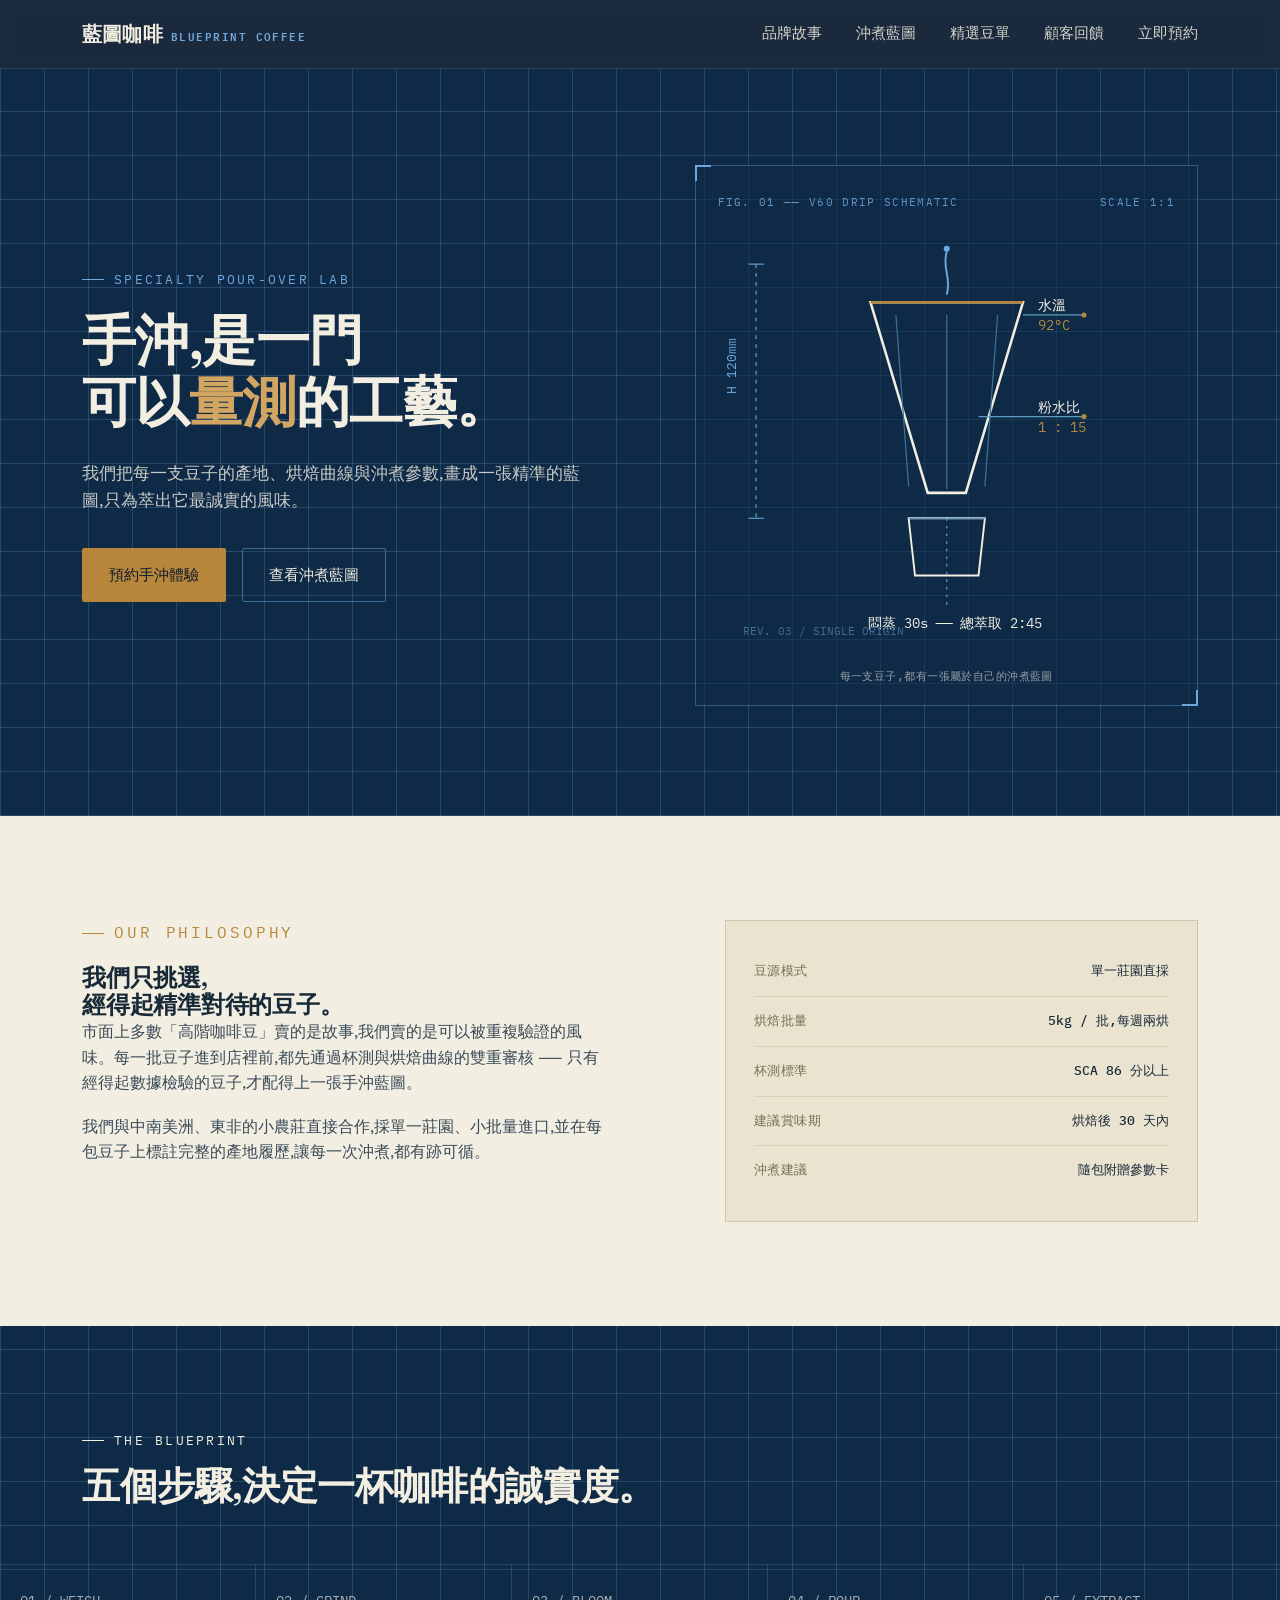
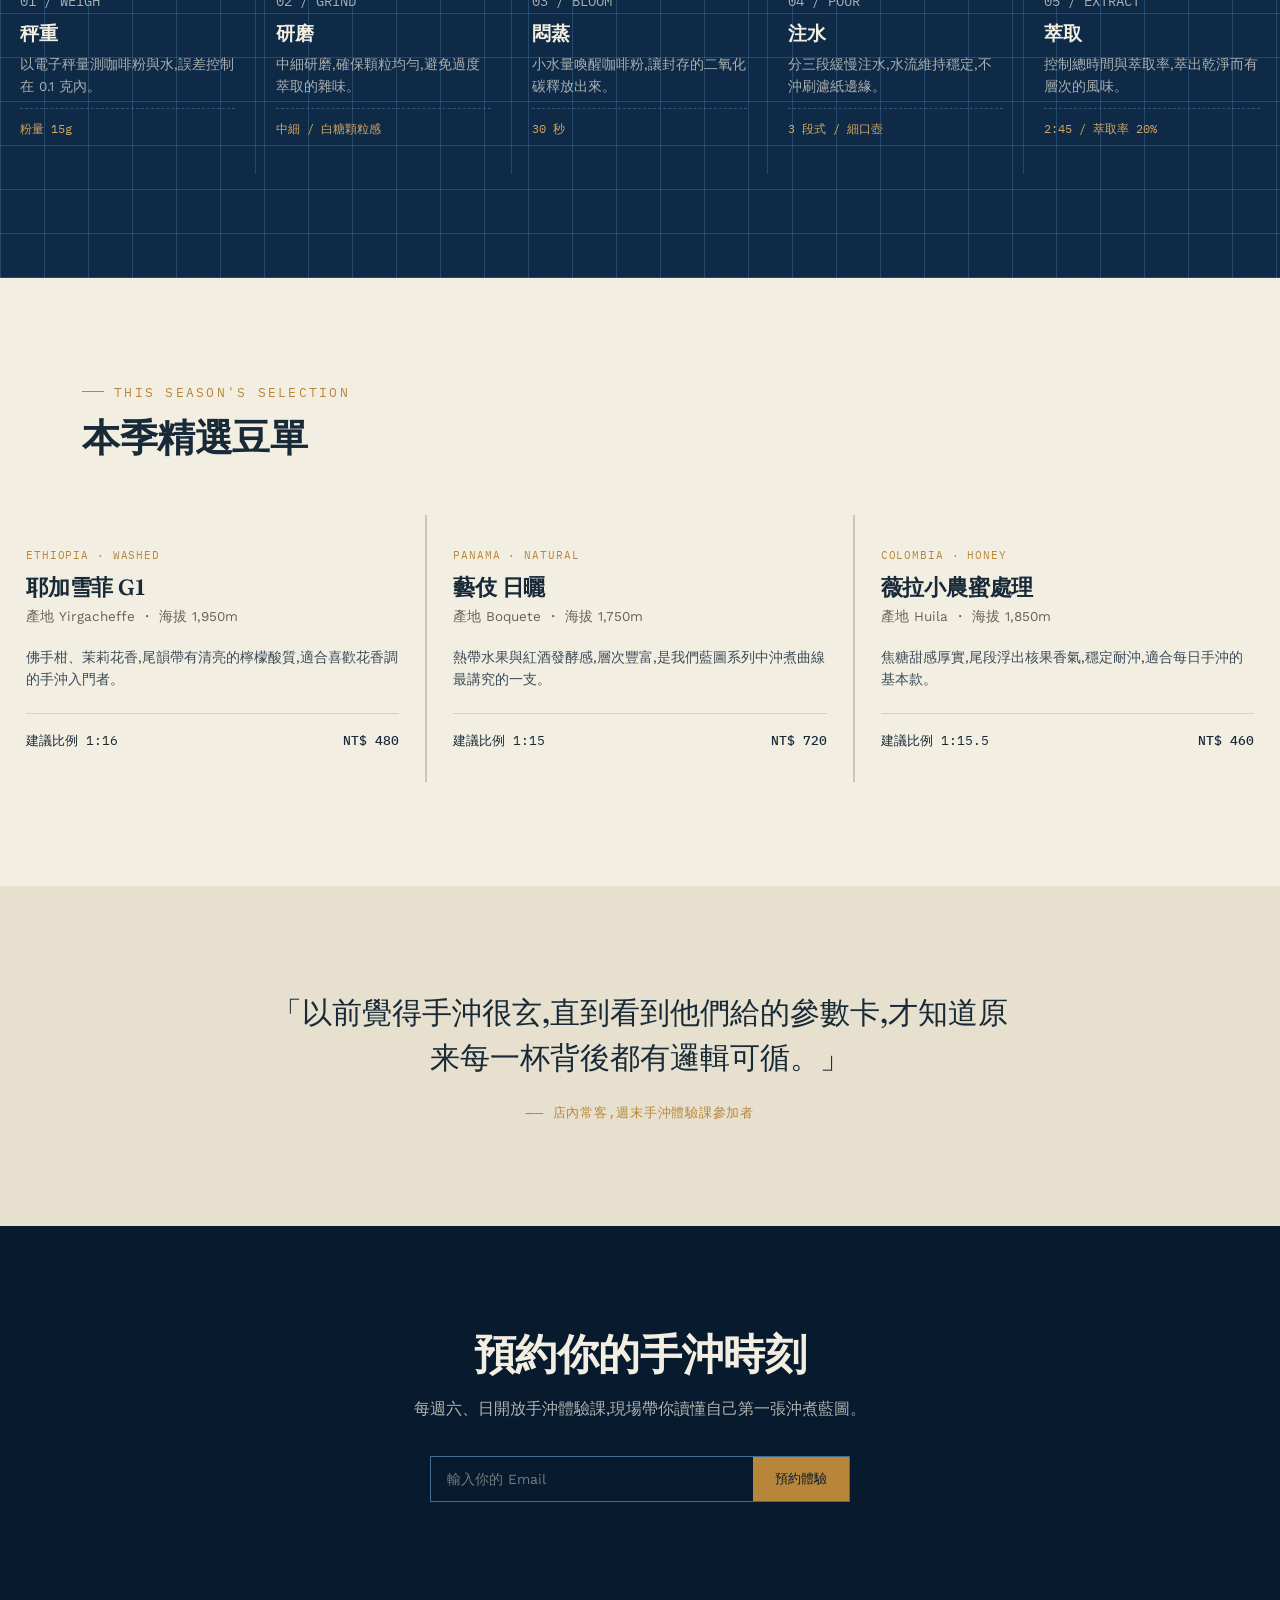
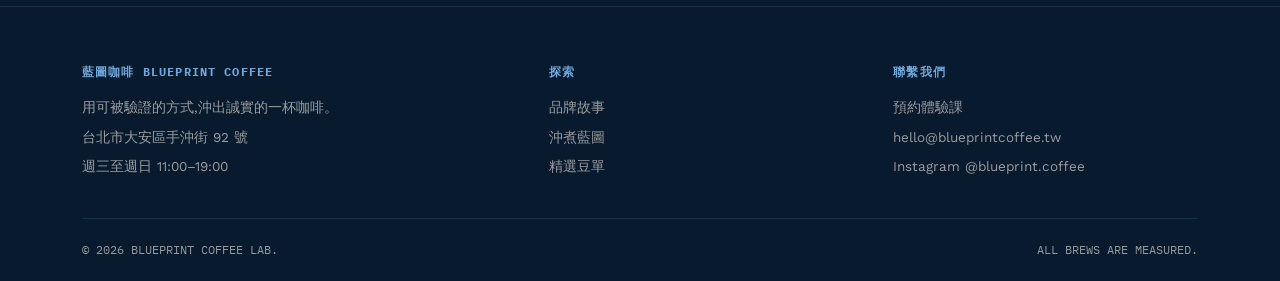
<file: docs/index.html>
<!DOCTYPE html>
<html lang="zh-Hant">
<head>
<meta charset="UTF-8">
<meta name="viewport" content="width=device-width, initial-scale=1.0">
<title>藍圖咖啡 Blueprint Coffee ── 精準手沖,誠實風味</title>
<link rel="preconnect" href="https://fonts.googleapis.com">
<link rel="preconnect" href="https://fonts.gstatic.com" crossorigin>
<link href="https://fonts.googleapis.com/css2?family=Fraunces:opsz,wght@9..144,400;9..144,500;9..144,600;9..144,700&family=Work+Sans:wght@300;400;500;600&family=IBM+Plex+Mono:wght@400;500&display=swap" rel="stylesheet">
<style>
  :root{
    --ink-black:#081A2E;
    --blueprint:#0E2A47;
    --blueprint-line:#3E6E96;
    --blueprint-line-soft:rgba(94,155,197,0.28);
    --paper:#F3EEE2;
    --paper-dim:#E7E0CE;
    --brass:#B8863B;
    --brass-light:#D2A662;
    --sky:#6FA8DC;
    --ink-on-paper:#182A38;
    --max-w:1180px;
  }

  *{margin:0;padding:0;box-sizing:border-box;}
  html{scroll-behavior:smooth;}
  body{
    font-family:'Work Sans', sans-serif;
    background:var(--paper);
    color:var(--ink-on-paper);
    line-height:1.6;
    -webkit-font-smoothing:antialiased;
  }
  a{color:inherit;text-decoration:none;}
  img,svg{display:block;max-width:100%;}
  .container{max-width:var(--max-w);margin:0 auto;padding:0 32px;}
  .eyebrow{
    font-family:'IBM Plex Mono', monospace;
    font-size:12.5px;
    letter-spacing:0.18em;
    text-transform:uppercase;
    display:flex;
    align-items:center;
    gap:10px;
  }
  .eyebrow::before{
    content:"";
    width:22px;height:1px;
    background:currentColor;
    display:inline-block;
  }
  h1,h2,h3{
    font-family:'Fraunces', serif;
    font-weight:600;
    line-height:1.15;
    letter-spacing:-0.01em;
  }
  .btn{
    display:inline-flex;
    align-items:center;
    gap:10px;
    padding:14px 26px;
    border-radius:2px;
    font-family:'Work Sans', sans-serif;
    font-size:15px;
    font-weight:500;
    border:1px solid transparent;
    cursor:pointer;
    transition:transform .25s ease, background .25s ease, border-color .25s ease, color .25s ease;
  }
  .btn:focus-visible{outline:2px solid var(--sky);outline-offset:3px;}
  .btn-primary{background:var(--brass);color:var(--ink-black);}
  .btn-primary:hover{background:var(--brass-light);transform:translateY(-1px);}
  .btn-ghost{border-color:var(--blueprint-line);color:var(--paper);}
  .btn-ghost:hover{border-color:var(--sky);color:var(--sky);}
  .btn-ghost.on-paper{border-color:var(--ink-on-paper);color:var(--ink-on-paper);}
  .btn-ghost.on-paper:hover{border-color:var(--brass);color:var(--brass);}

  /* ---------- NAV ---------- */
  header{
    position:sticky;top:0;z-index:50;
    background:rgba(8,26,46,0.92);
    backdrop-filter:blur(6px);
    border-bottom:1px solid rgba(94,155,197,0.2);
  }
  nav{
    max-width:var(--max-w);margin:0 auto;padding:18px 32px;
    display:flex;align-items:center;justify-content:space-between;
    color:var(--paper);
  }
  .logo{
    font-family:'Fraunces', serif;
    font-size:20px;font-weight:600;letter-spacing:0.01em;
    color:var(--paper);display:flex;align-items:baseline;gap:8px;
  }
  .logo span{
    font-family:'IBM Plex Mono', monospace;
    font-size:10.5px;letter-spacing:0.14em;color:var(--sky);
  }
  .nav-links{display:flex;gap:34px;font-size:14.5px;}
  .nav-links a{opacity:0.85;transition:opacity .2s;}
  .nav-links a:hover{opacity:1;color:var(--sky);}
  .nav-toggle{display:none;background:none;border:none;color:var(--paper);font-size:24px;cursor:pointer;}

  @media (max-width:860px){
    .nav-links{
      position:absolute;top:100%;left:0;right:0;
      background:var(--ink-black);
      flex-direction:column;gap:0;
      max-height:0;overflow:hidden;
      transition:max-height .3s ease;
    }
    .nav-links.open{max-height:320px;}
    .nav-links a{padding:16px 32px;border-top:1px solid rgba(94,155,197,0.15);}
    .nav-toggle{display:block;}
  }

  /* ---------- HERO ---------- */
  .hero{
    background:
      repeating-linear-gradient(0deg, var(--blueprint-line-soft) 0, var(--blueprint-line-soft) 1px, transparent 1px, transparent 44px),
      repeating-linear-gradient(90deg, var(--blueprint-line-soft) 0, var(--blueprint-line-soft) 1px, transparent 1px, transparent 44px),
      var(--blueprint);
    color:var(--paper);
    padding:96px 0 110px;
    position:relative;
    overflow:hidden;
  }
  .hero-grid{
    max-width:var(--max-w);margin:0 auto;padding:0 32px;
    display:grid;grid-template-columns:1.05fr 0.95fr;gap:56px;align-items:center;
  }
  .hero h1{font-size:clamp(34px,4.6vw,54px);margin:20px 0 26px;color:var(--paper);}
  .hero h1 em{font-style:normal;color:var(--brass-light);}
  .hero p.lede{font-size:17px;max-width:46ch;color:rgba(243,238,226,0.82);margin-bottom:34px;}
  .hero-cta{display:flex;gap:16px;flex-wrap:wrap;}
  .hero-eyebrow{color:var(--sky);margin-bottom:6px;}

  .blueprint-plate{
    position:relative;
    border:1px solid rgba(94,155,197,0.45);
    background:rgba(15,42,71,0.55);
    padding:28px 22px 20px;
  }
  .blueprint-plate::before,.blueprint-plate::after,
  .plate-corner-tl,.plate-corner-br{
    content:"";position:absolute;width:14px;height:14px;
    border-color:var(--sky);
  }
  .blueprint-plate::before{top:-1px;left:-1px;border-top:2px solid var(--sky);border-left:2px solid var(--sky);}
  .blueprint-plate::after{bottom:-1px;right:-1px;border-bottom:2px solid var(--sky);border-right:2px solid var(--sky);}
  .plate-label{
    font-family:'IBM Plex Mono', monospace;font-size:11px;letter-spacing:0.12em;
    color:var(--sky);display:flex;justify-content:space-between;margin-bottom:14px;opacity:0.85;
  }
  .plate-caption{
    font-family:'IBM Plex Mono', monospace;font-size:11px;color:rgba(243,238,226,0.6);
    text-align:center;margin-top:10px;letter-spacing:0.04em;
  }

  @media (max-width:900px){
    .hero-grid{grid-template-columns:1fr;}
    .hero{padding:64px 0 76px;}
  }

  /* ---------- SECTION SHARED ---------- */
  section{padding:104px 0;}
  .section-head{max-width:640px;margin-bottom:56px;}
  .section-head h2{font-size:clamp(26px,3.2vw,38px);margin-top:14px;}
  .on-dark{background:var(--ink-black);color:var(--paper);}
  .on-dark .eyebrow{color:var(--sky);}
  .on-paper .eyebrow{color:var(--brass);}

  /* ---------- ABOUT / SPEC SHEET ---------- */
  .about-grid{display:grid;grid-template-columns:1.1fr 0.9fr;gap:64px;align-items:start;}
  .about-grid p{font-size:16px;color:#3a4b58;max-width:52ch;margin-bottom:18px;}
  .spec-sheet{border:1px solid #cfc6ac;background:#EAE3D0;padding:26px 28px;}
  .spec-row{
    display:flex;justify-content:space-between;gap:20px;
    padding:14px 0;border-bottom:1px solid #d8d0b8;
    font-family:'IBM Plex Mono', monospace;font-size:13px;
  }
  .spec-row:last-child{border-bottom:none;}
  .spec-row dt{color:#7a6f52;letter-spacing:0.04em;}
  .spec-row dd{font-weight:500;color:var(--ink-on-paper);text-align:right;}

  @media (max-width:860px){ .about-grid{grid-template-columns:1fr;} }

  /* ---------- PROCESS BLUEPRINT ---------- */
  .process{
    background:
      repeating-linear-gradient(0deg, var(--blueprint-line-soft) 0, var(--blueprint-line-soft) 1px, transparent 1px, transparent 44px),
      repeating-linear-gradient(90deg, var(--blueprint-line-soft) 0, var(--blueprint-line-soft) 1px, transparent 1px, transparent 44px),
      var(--blueprint);
    color:var(--paper);
  }
  .steps{
    display:grid;grid-template-columns:repeat(5,1fr);gap:0;
    border-top:1px solid var(--blueprint-line-soft);
  }
  .step{
    padding:26px 20px;border-right:1px solid var(--blueprint-line-soft);position:relative;
  }
  .step:last-child{border-right:none;}
  .step-index{font-family:'IBM Plex Mono', monospace;font-size:12px;color:var(--sky);margin-bottom:14px;}
  .step h3{font-size:19px;color:var(--paper);margin-bottom:10px;font-weight:600;}
  .step p{font-size:13.5px;color:rgba(243,238,226,0.68);margin-bottom:10px;}
  .step .metric{
    font-family:'IBM Plex Mono', monospace;font-size:12px;color:var(--brass-light);
    border-top:1px dashed rgba(94,155,197,0.4);padding-top:10px;
  }
  @media (max-width:960px){
    .steps{grid-template-columns:1fr 1fr;}
    .step{border-right:1px solid var(--blueprint-line-soft);border-bottom:1px solid var(--blueprint-line-soft);}
    .step:nth-child(2n){border-right:none;}
  }
  @media (max-width:560px){
    .steps{grid-template-columns:1fr;}
    .step{border-right:none;}
  }

  /* ---------- BEANS ---------- */
  .bean-grid{display:grid;grid-template-columns:repeat(3,1fr);gap:2px;background:#cfc6ac;}
  .bean-card{
    background:var(--paper);padding:32px 26px;position:relative;
    display:flex;flex-direction:column;height:100%;
  }
  .bean-tag{
    font-family:'IBM Plex Mono', monospace;font-size:11px;color:var(--brass);
    letter-spacing:0.08em;margin-bottom:10px;
  }
  .bean-card h3{font-size:22px;margin-bottom:6px;}
  .bean-origin{font-size:13.5px;color:#6b6250;margin-bottom:18px;}
  .bean-notes{font-size:14px;color:#3a4b58;margin-bottom:22px;flex-grow:1;}
  .bean-meta{
    display:flex;justify-content:space-between;align-items:center;
    border-top:1px solid #d8d0b8;padding-top:16px;
    font-family:'IBM Plex Mono', monospace;font-size:12.5px;
  }
  .bean-price{color:var(--ink-on-paper);font-weight:500;}
  @media (max-width:900px){ .bean-grid{grid-template-columns:1fr 1fr;} }
  @media (max-width:600px){ .bean-grid{grid-template-columns:1fr;} }

  /* ---------- QUOTE ---------- */
  .quote-section{background:var(--paper-dim);}
  .quote-wrap{max-width:760px;margin:0 auto;text-align:center;}
  blockquote{
    font-family:'Fraunces', serif;font-size:clamp(22px,2.6vw,30px);
    font-weight:500;line-height:1.5;color:var(--ink-on-paper);margin-bottom:22px;
  }
  .quote-attr{font-family:'IBM Plex Mono', monospace;font-size:12.5px;color:var(--brass);letter-spacing:0.06em;}

  /* ---------- CTA / FOOTER ---------- */
  .cta-section{background:var(--ink-black);color:var(--paper);text-align:center;}
  .cta-section h2{font-size:clamp(28px,3.6vw,42px);margin-bottom:18px;}
  .cta-section p{color:rgba(243,238,226,0.72);max-width:48ch;margin:0 auto 34px;}
  .cta-form{
    display:flex;max-width:420px;margin:0 auto;gap:0;border:1px solid var(--blueprint-line);
  }
  .cta-form input{
    flex:1;background:transparent;border:none;padding:14px 16px;
    color:var(--paper);font-family:'Work Sans', sans-serif;font-size:14px;
  }
  .cta-form input::placeholder{color:rgba(243,238,226,0.45);}
  .cta-form input:focus{outline:none;}
  .cta-form button{
    background:var(--brass);color:var(--ink-black);border:none;
    padding:0 22px;font-weight:500;cursor:pointer;font-family:'Work Sans', sans-serif;
    transition:background .2s;
  }
  .cta-form button:hover{background:var(--brass-light);}

  footer{background:var(--ink-black);border-top:1px solid rgba(94,155,197,0.18);color:rgba(243,238,226,0.6);}
  .footer-grid{
    display:grid;grid-template-columns:1.4fr 1fr 1fr;gap:40px;padding:56px 0 32px;
    font-size:13.5px;
  }
  .footer-grid h4{
    font-family:'IBM Plex Mono', monospace;font-size:11.5px;letter-spacing:0.1em;
    color:var(--sky);margin-bottom:16px;text-transform:uppercase;
  }
  .footer-grid p, .footer-grid a{display:block;margin-bottom:8px;color:rgba(243,238,226,0.62);}
  .footer-grid a:hover{color:var(--paper);}
  .footer-bottom{
    border-top:1px solid rgba(94,155,197,0.15);padding:22px 0;
    font-family:'IBM Plex Mono', monospace;font-size:11.5px;
    display:flex;justify-content:space-between;flex-wrap:wrap;gap:10px;
  }
  @media (max-width:700px){ .footer-grid{grid-template-columns:1fr;} }

  /* ---------- REVEAL ---------- */
  .reveal{opacity:0;transform:translateY(18px);transition:opacity .7s ease, transform .7s ease;}
  .reveal.in{opacity:1;transform:translateY(0);}
  @media (prefers-reduced-motion: reduce){
    .reveal{opacity:1;transform:none;transition:none;}
    html{scroll-behavior:auto;}
  }
</style>
</head>
<body>

<header>
  <nav>
    <a href="#top" class="logo">藍圖咖啡<span>BLUEPRINT COFFEE</span></a>
    <button class="nav-toggle" id="navToggle" aria-label="開啟選單" aria-expanded="false">☰</button>
    <div class="nav-links" id="navLinks">
      <a href="#about">品牌故事</a>
      <a href="#process">沖煮藍圖</a>
      <a href="#beans">精選豆單</a>
      <a href="#quote">顧客回饋</a>
      <a href="#cta">立即預約</a>
    </div>
  </nav>
</header>

<section class="hero" id="top">
  <div class="hero-grid">
    <div>
      <p class="eyebrow hero-eyebrow">SPECIALTY POUR-OVER LAB</p>
      <h1>手沖,是一門<br>可以<em>量測</em>的工藝。</h1>
      <p class="lede">我們把每一支豆子的產地、烘焙曲線與沖煮參數,畫成一張精準的藍圖,只為萃出它最誠實的風味。</p>
      <div class="hero-cta">
        <a href="#cta" class="btn btn-primary">預約手沖體驗</a>
        <a href="#process" class="btn btn-ghost">查看沖煮藍圖</a>
      </div>
    </div>

    <div class="blueprint-plate reveal">
      <div class="plate-label"><span>FIG. 01 ── V60 DRIP SCHEMATIC</span><span>SCALE 1:1</span></div>
      <svg viewBox="0 0 360 340" xmlns="http://www.w3.org/2000/svg" role="img" aria-label="V60 手沖濾杯示意圖,標註水溫、粉水比、悶蒸與總萃取時間">
        <!-- dimension lines -->
        <line x1="30" y1="30" x2="30" y2="230" stroke="#5E9BC5" stroke-width="1" stroke-dasharray="3 4"/>
        <line x1="24" y1="30" x2="36" y2="30" stroke="#5E9BC5" stroke-width="1"/>
        <line x1="24" y1="230" x2="36" y2="230" stroke="#5E9BC5" stroke-width="1"/>
        <text x="14" y="132" fill="#6FA8DC" font-size="10" font-family="IBM Plex Mono, monospace" transform="rotate(-90 14 132)">H 120mm</text>

        <!-- dripper cone -->
        <path d="M120 60 L240 60 L195 210 L165 210 Z" fill="none" stroke="#F3EEE2" stroke-width="2"/>
        <path d="M120 60 L240 60" stroke="#B8863B" stroke-width="2"/>
        <!-- ribs -->
        <line x1="140" y1="70" x2="150" y2="205" stroke="#3E6E96" stroke-width="1"/>
        <line x1="180" y1="70" x2="180" y2="207" stroke="#3E6E96" stroke-width="1"/>
        <line x1="220" y1="70" x2="210" y2="205" stroke="#3E6E96" stroke-width="1"/>

        <!-- server -->
        <path d="M150 230 L210 230 L205 275 L155 275 Z" fill="none" stroke="#F3EEE2" stroke-width="1.5"/>
        <line x1="150" y1="230" x2="210" y2="230" stroke="#5E9BC5" stroke-width="1"/>

        <!-- pour line + droplets -->
        <path d="M180 20 C176 34, 184 40, 180 54" stroke="#6FA8DC" stroke-width="1.5" fill="none"/>
        <circle cx="180" cy="18" r="2.4" fill="#6FA8DC"/>

        <!-- annotation callouts -->
        <line x1="240" y1="70" x2="288" y2="70" stroke="#5E9BC5" stroke-width="1"/>
        <circle cx="288" cy="70" r="2" fill="#B8863B"/>
        <text x="252" y="66" fill="#F3EEE2" font-size="11" font-family="IBM Plex Mono, monospace">水溫</text>
        <text x="252" y="82" fill="#B8863B" font-size="11" font-family="IBM Plex Mono, monospace">92°C</text>

        <line x1="205" y1="150" x2="288" y2="150" stroke="#5E9BC5" stroke-width="1"/>
        <circle cx="288" cy="150" r="2" fill="#B8863B"/>
        <text x="252" y="146" fill="#F3EEE2" font-size="11" font-family="IBM Plex Mono, monospace">粉水比</text>
        <text x="252" y="162" fill="#B8863B" font-size="11" font-family="IBM Plex Mono, monospace">1 : 15</text>

        <line x1="180" y1="230" x2="180" y2="300" stroke="#5E9BC5" stroke-width="1" stroke-dasharray="2 4"/>
        <text x="118" y="316" fill="#F3EEE2" font-size="11" font-family="IBM Plex Mono, monospace">悶蒸 30s ── 總萃取 2:45</text>

        <!-- corner tick -->
        <text x="20" y="322" fill="#3E6E96" font-size="9" font-family="IBM Plex Mono, monospace">REV. 03 / SINGLE ORIGIN</text>
      </svg>
      <p class="plate-caption">每一支豆子,都有一張屬於自己的沖煮藍圖</p>
    </div>
  </div>
</section>

<section class="on-paper" id="about">
  <div class="container">
    <div class="about-grid">
      <div class="reveal">
        <p class="eyebrow">OUR PHILOSOPHY</p>
        <h2>我們只挑選,<br>經得起精準對待的豆子。</h2>
        <p>市面上多數「高階咖啡豆」賣的是故事,我們賣的是可以被重複驗證的風味。每一批豆子進到店裡前,都先通過杯測與烘焙曲線的雙重審核 ── 只有經得起數據檢驗的豆子,才配得上一張手沖藍圖。</p>
        <p>我們與中南美洲、東非的小農莊直接合作,採單一莊園、小批量進口,並在每包豆子上標註完整的產地履歷,讓每一次沖煮,都有跡可循。</p>
      </div>
      <dl class="spec-sheet reveal">
        <div class="spec-row"><dt>豆源模式</dt><dd>單一莊園直採</dd></div>
        <div class="spec-row"><dt>烘焙批量</dt><dd>5kg / 批,每週兩烘</dd></div>
        <div class="spec-row"><dt>杯測標準</dt><dd>SCA 86 分以上</dd></div>
        <div class="spec-row"><dt>建議賞味期</dt><dd>烘焙後 30 天內</dd></div>
        <div class="spec-row"><dt>沖煮建議</dt><dd>隨包附贈參數卡</dd></div>
      </dl>
    </div>
  </div>
</section>

<section class="process" id="process">
  <div class="container">
    <div class="section-head reveal">
      <p class="eyebrow">THE BLUEPRINT</p>
      <h2>五個步驟,決定一杯咖啡的誠實度。</h2>
    </div>
  </div>
  <div class="steps reveal">
    <div class="step">
      <p class="step-index">01 / WEIGH</p>
      <h3>秤重</h3>
      <p>以電子秤量測咖啡粉與水,誤差控制在 0.1 克內。</p>
      <p class="metric">粉量 15g</p>
    </div>
    <div class="step">
      <p class="step-index">02 / GRIND</p>
      <h3>研磨</h3>
      <p>中細研磨,確保顆粒均勻,避免過度萃取的雜味。</p>
      <p class="metric">中細 / 白糖顆粒感</p>
    </div>
    <div class="step">
      <p class="step-index">03 / BLOOM</p>
      <h3>悶蒸</h3>
      <p>小水量喚醒咖啡粉,讓封存的二氧化碳釋放出來。</p>
      <p class="metric">30 秒</p>
    </div>
    <div class="step">
      <p class="step-index">04 / POUR</p>
      <h3>注水</h3>
      <p>分三段緩慢注水,水流維持穩定,不沖刷濾紙邊緣。</p>
      <p class="metric">3 段式 / 細口壺</p>
    </div>
    <div class="step">
      <p class="step-index">05 / EXTRACT</p>
      <h3>萃取</h3>
      <p>控制總時間與萃取率,萃出乾淨而有層次的風味。</p>
      <p class="metric">2:45 / 萃取率 20%</p>
    </div>
  </div>
</section>

<section class="on-paper" id="beans">
  <div class="container">
    <div class="section-head reveal">
      <p class="eyebrow">THIS SEASON'S SELECTION</p>
      <h2>本季精選豆單</h2>
    </div>
  </div>
  <div class="bean-grid reveal">
    <div class="bean-card">
      <p class="bean-tag">ETHIOPIA · WASHED</p>
      <h3>耶加雪菲 G1</h3>
      <p class="bean-origin">產地 Yirgacheffe ・ 海拔 1,950m</p>
      <p class="bean-notes">佛手柑、茉莉花香,尾韻帶有清亮的檸檬酸質,適合喜歡花香調的手沖入門者。</p>
      <div class="bean-meta"><span>建議比例 1:16</span><span class="bean-price">NT$ 480</span></div>
    </div>
    <div class="bean-card">
      <p class="bean-tag">PANAMA · NATURAL</p>
      <h3>藝伎 日曬</h3>
      <p class="bean-origin">產地 Boquete ・ 海拔 1,750m</p>
      <p class="bean-notes">熱帶水果與紅酒發酵感,層次豐富,是我們藍圖系列中沖煮曲線最講究的一支。</p>
      <div class="bean-meta"><span>建議比例 1:15</span><span class="bean-price">NT$ 720</span></div>
    </div>
    <div class="bean-card">
      <p class="bean-tag">COLOMBIA · HONEY</p>
      <h3>薇拉小農蜜處理</h3>
      <p class="bean-origin">產地 Huila ・ 海拔 1,850m</p>
      <p class="bean-notes">焦糖甜感厚實,尾段浮出核果香氣,穩定耐沖,適合每日手沖的基本款。</p>
      <div class="bean-meta"><span>建議比例 1:15.5</span><span class="bean-price">NT$ 460</span></div>
    </div>
  </div>
</section>

<section class="quote-section" id="quote">
  <div class="container">
    <div class="quote-wrap reveal">
      <blockquote>「以前覺得手沖很玄,直到看到他們給的參數卡,才知道原来每一杯背後都有邏輯可循。」</blockquote>
      <p class="quote-attr">── 店內常客,週末手沖體驗課參加者</p>
    </div>
  </div>
</section>

<section class="cta-section" id="cta">
  <div class="container">
    <h2 class="reveal">預約你的手沖時刻</h2>
    <p class="reveal">每週六、日開放手沖體驗課,現場帶你讀懂自己第一張沖煮藍圖。</p>
    <form class="cta-form reveal" onsubmit="event.preventDefault(); this.querySelector('button').textContent='已收到,我們會盡快聯繫';">
      <input type="email" placeholder="輸入你的 Email" required aria-label="Email">
      <button type="submit">預約體驗</button>
    </form>
  </div>
</section>

<footer>
  <div class="container">
    <div class="footer-grid">
      <div>
        <h4>藍圖咖啡 BLUEPRINT COFFEE</h4>
        <p>用可被驗證的方式,沖出誠實的一杯咖啡。</p>
        <p>台北市大安區手沖街 92 號</p>
        <p>週三至週日 11:00–19:00</p>
      </div>
      <div>
        <h4>探索</h4>
        <a href="#about">品牌故事</a>
        <a href="#process">沖煮藍圖</a>
        <a href="#beans">精選豆單</a>
      </div>
      <div>
        <h4>聯繫我們</h4>
        <a href="#cta">預約體驗課</a>
        <a href="mailto:hello@blueprintcoffee.tw">hello@blueprintcoffee.tw</a>
        <a href="#top">Instagram @blueprint.coffee</a>
      </div>
    </div>
    <div class="footer-bottom">
      <span>© 2026 BLUEPRINT COFFEE LAB.</span>
      <span>ALL BREWS ARE MEASURED.</span>
    </div>
  </div>
</footer>

<script>
  // mobile nav toggle
  const navToggle = document.getElementById('navToggle');
  const navLinks = document.getElementById('navLinks');
  navToggle.addEventListener('click', () => {
    const isOpen = navLinks.classList.toggle('open');
    navToggle.setAttribute('aria-expanded', isOpen);
  });
  navLinks.querySelectorAll('a').forEach(a => a.addEventListener('click', () => {
    navLinks.classList.remove('open');
    navToggle.setAttribute('aria-expanded', 'false');
  }));

  // scroll reveal
  const prefersReduced = window.matchMedia('(prefers-reduced-motion: reduce)').matches;
  if (!prefersReduced && 'IntersectionObserver' in window) {
    const io = new IntersectionObserver((entries) => {
      entries.forEach(entry => {
        if (entry.isIntersecting) {
          entry.target.classList.add('in');
          io.unobserve(entry.target);
        }
      });
    }, { threshold: 0.15 });
    document.querySelectorAll('.reveal').forEach(el => io.observe(el));
  } else {
    document.querySelectorAll('.reveal').forEach(el => el.classList.add('in'));
  }
</script>

</body>
</html>
</file>
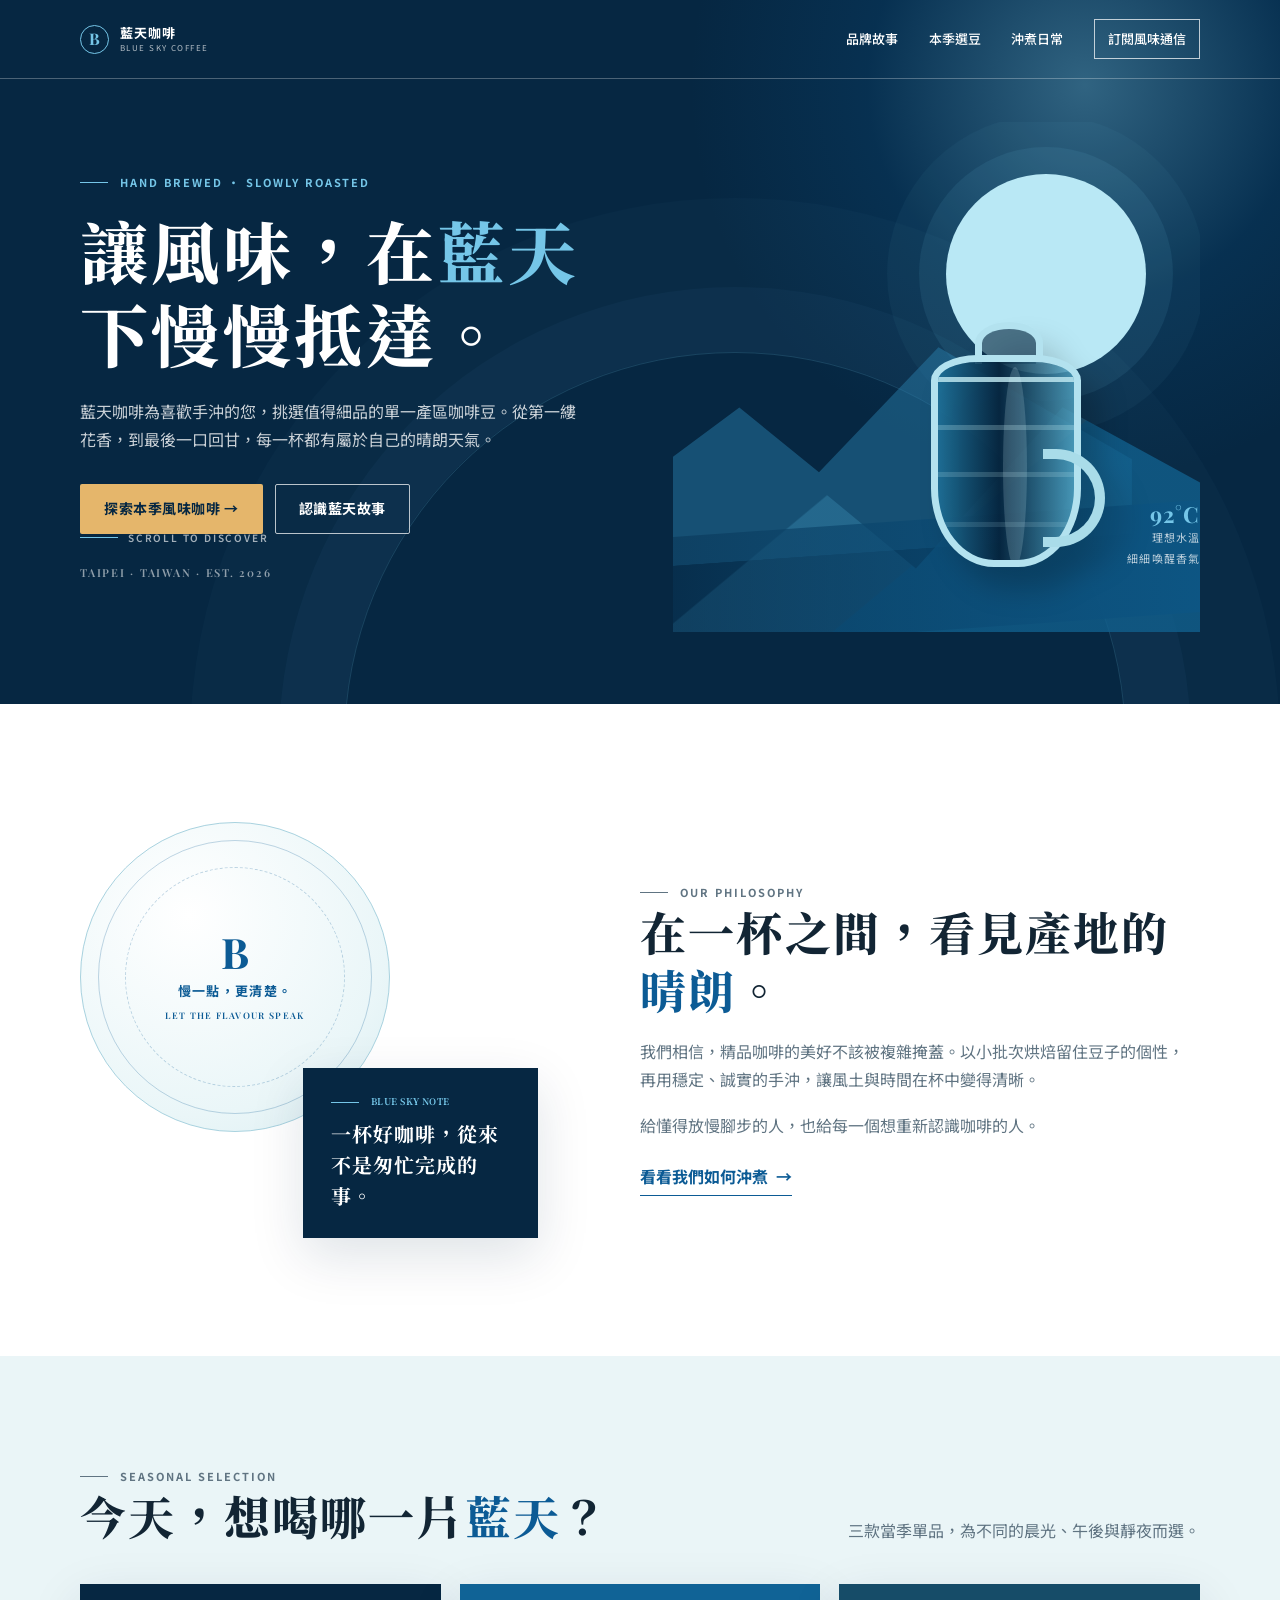
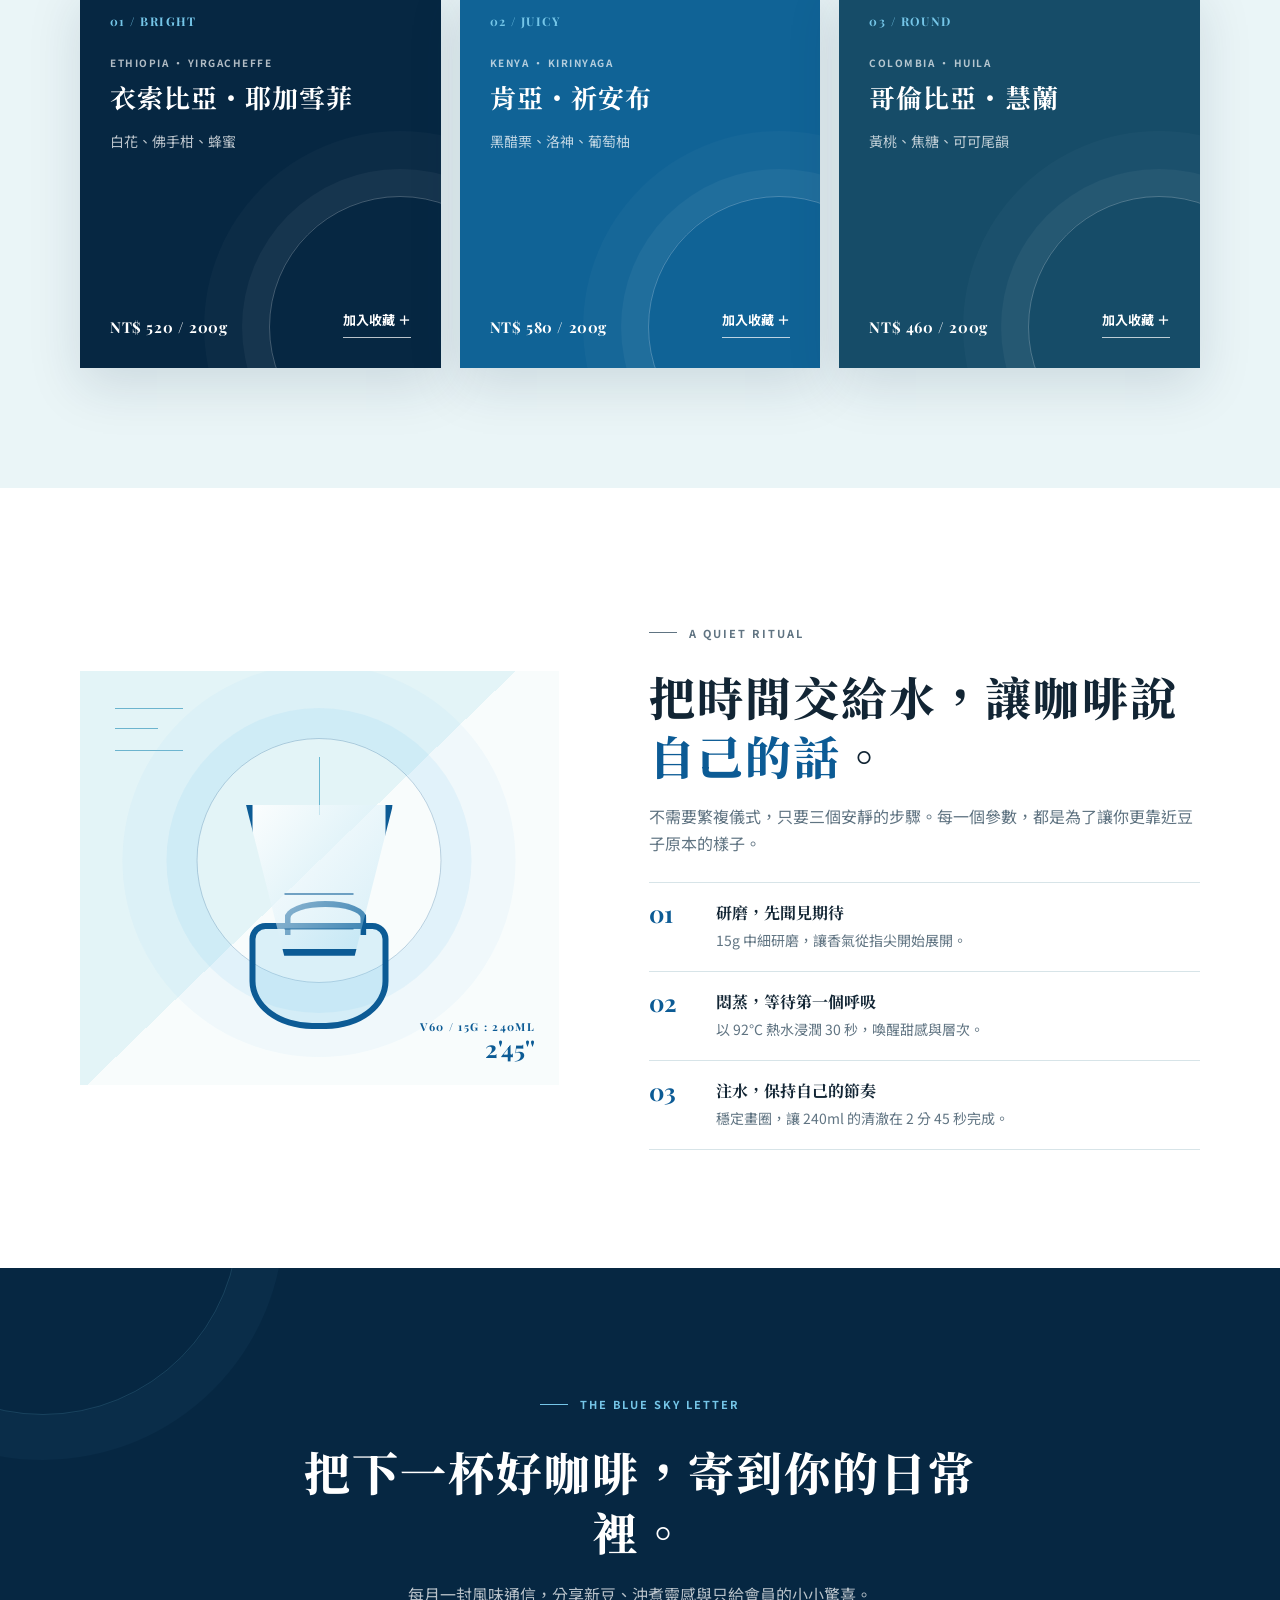
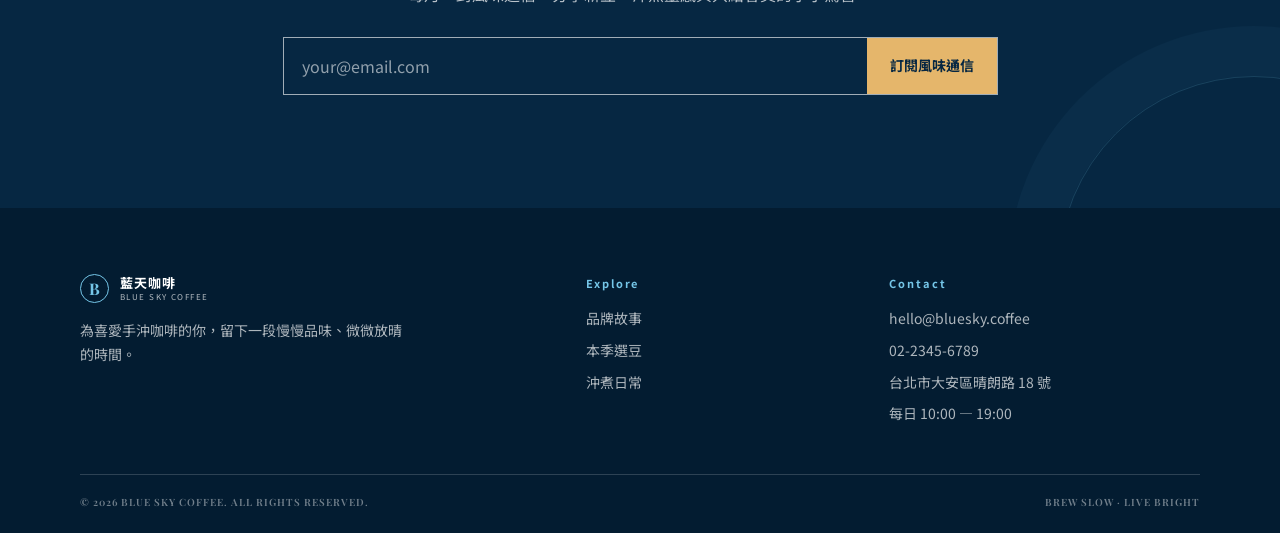
<file: onepage/index.html>
<!doctype html>
<html lang="zh-Hant">
<head>
  <meta charset="UTF-8">
  <meta name="viewport" content="width=device-width, initial-scale=1.0">
  <meta name="description" content="藍天咖啡，為手沖咖啡愛好者挑選當季精品咖啡豆，讓每一杯都清澈、明亮、值得細品。">
  <title>藍天咖啡｜讓風味，慢慢抵達</title>
  <link rel="preconnect" href="https://fonts.googleapis.com">
  <link rel="preconnect" href="https://fonts.gstatic.com" crossorigin>
  <link href="https://fonts.googleapis.com/css2?family=Noto+Sans+TC:wght@400;500;600;700&family=Noto+Serif+TC:wght@600;700;800;900&family=Playfair+Display:wght@600;700&display=swap" rel="stylesheet">
  <style>
    :root {
      --navy: #062742;
      --blue: #0c5b95;
      --sky: #75c6e8;
      --mist: #eaf5f7;
      --cream: #fbfaf6;
      --ink: #122534;
      --muted: #607482;
      --line: #d7e4e8;
      --sand: #e5b66b;
      --shadow: 0 18px 50px rgba(6, 39, 66, .13);
    }

    * { box-sizing: border-box; }
    html { scroll-behavior: smooth; }
    body {
      margin: 0;
      color: var(--ink);
      background: var(--cream);
      font: 16px/1.7 "Noto Sans TC", sans-serif;
      -webkit-font-smoothing: antialiased;
    }
    a { color: inherit; text-decoration: none; }
    button, input { font: inherit; }
    button { cursor: pointer; }
    .wrap { width: min(1120px, calc(100% - 48px)); margin: 0 auto; }
    .eyebrow {
      display: flex;
      align-items: center;
      gap: 12px;
      margin: 0 0 18px;
      color: var(--blue);
      font-size: 11px;
      font-weight: 700;
      letter-spacing: .18em;
    }
    .eyebrow::before { width: 28px; height: 1px; background: currentColor; content: ""; }
    .section-title {
      margin: 0;
      font: 800 clamp(30px, 4vw, 46px)/1.28 "Noto Serif TC", serif;
      letter-spacing: .045em;
    }
    .text-blue { color: var(--blue); }
    .button, .outline-link {
      display: inline-flex;
      min-height: 50px;
      align-items: center;
      justify-content: center;
      padding: 10px 23px;
      border: 1px solid transparent;
      border-radius: 2px;
      font-size: 14px;
      font-weight: 700;
      letter-spacing: .04em;
      transition: transform .25s ease, background-color .25s ease, color .25s ease, border-color .25s ease;
    }
    .button:hover, .outline-link:hover { transform: translateY(-2px); }
    .button--sand { color: var(--navy); background: var(--sand); }
    .button--sand:hover { background: #f1cb8b; }
    .button--dark { color: var(--navy); background: #fff; }
    .outline-link { border-color: rgba(255,255,255,.72); color: #fff; }
    .outline-link:hover { color: var(--navy); background: #fff; }
    :focus-visible { outline: 3px solid var(--sky); outline-offset: 4px; }

    /* Header & hero */
    .site-header { position: fixed; z-index: 20; top: 0; left: 0; width: 100%; border-bottom: 1px solid rgba(255,255,255,.28); transition: background-color .3s ease, backdrop-filter .3s ease, border-color .3s ease; }
    .site-header.scrolled { background: rgba(6, 39, 66, .88); backdrop-filter: blur(10px); -webkit-backdrop-filter: blur(10px); border-bottom-color: rgba(255,255,255,.15); }
    .nav { min-height: 78px; display: flex; align-items: center; justify-content: space-between; gap: 20px; }
    .brand { display: inline-flex; align-items: center; gap: 11px; color: #fff; }
    .brand-mark { width: 29px; height: 29px; display: grid; place-items: center; border: 1px solid var(--sky); border-radius: 50%; color: var(--sky); font: 700 16px/1 "Playfair Display", serif; }
    .brand-copy { display: grid; line-height: 1.05; }
    .brand-copy strong { font-size: 13px; letter-spacing: .08em; }
    .brand-copy small { margin-top: 4px; font-size: 8px; letter-spacing: .18em; opacity: .7; }
    .nav-links { display: flex; align-items: center; gap: clamp(16px, 2.4vw, 31px); }
    .nav-links a { position: relative; color: #fff; font-size: 13px; font-weight: 500; white-space: nowrap; }
    .nav-links a:not(.nav-cta)::after { position: absolute; right: 0; bottom: -5px; left: auto; width: 0; height: 1px; background: var(--sky); content: ""; transition: width .25s ease; }
    .nav-links a:not(.nav-cta):hover::after { right: auto; left: 0; width: 100%; }
    .nav-links .nav-cta { padding: 8px 13px; border: 1px solid rgba(255,255,255,.72); }
    .nav-links .nav-cta:hover { color: var(--navy); background: #fff; }
    .menu-toggle { display: none; width: 42px; height: 42px; border: 1px solid rgba(255,255,255,.7); color: #fff; background: transparent; font-size: 23px; line-height: 1; }

    .hero { position: relative; min-height: 704px; overflow: hidden; color: #fff; background: var(--navy); isolation: isolate; }
    .hero::before { position: absolute; z-index: -2; top: -320px; right: -210px; width: 810px; height: 810px; border-radius: 50%; background: radial-gradient(circle, rgba(117,198,232,.38), rgba(12,91,149,.18) 38%, transparent 69%); content: ""; }
    .hero::after { position: absolute; z-index: -1; right: 12%; bottom: -430px; width: 780px; height: 780px; border: 1px solid rgba(117,198,232,.18); border-radius: 50%; box-shadow: 0 0 0 65px rgba(117,198,232,.035), 0 0 0 154px rgba(117,198,232,.025); content: ""; }
    .hero-grid { min-height: 704px; display: grid; grid-template-columns: 1.02fr .98fr; gap: 45px; align-items: center; padding: 122px 0 72px; }
    .hero-copy { position: relative; z-index: 2; }
    .hero .eyebrow { color: var(--sky); }
    .hero h1 { max-width: 650px; margin: 0 0 23px; font: 800 clamp(42px, 5.5vw, 68px)/1.22 "Noto Serif TC", serif; letter-spacing: .05em; }
    .hero h1 span { color: var(--sky); }
    .hero-lede { max-width: 500px; margin: 0; color: rgba(255,255,255,.79); font-size: 16px; }
    .hero-actions { display: flex; flex-wrap: wrap; gap: 12px; margin-top: 31px; }
    .hero-note { margin: 31px 0 0; color: rgba(255,255,255,.55); font: 600 11px/1.5 "Playfair Display", serif; letter-spacing: .16em; }
    .scroll-cue { position: absolute; bottom: 35px; left: 0; display: flex; align-items: center; gap: 10px; color: rgba(255,255,255,.63); font-size: 10px; font-weight: 600; letter-spacing: .18em; }
    .scroll-cue::before { width: 38px; height: 1px; background: var(--sky); content: ""; }

    .hero-art { position: relative; align-self: stretch; min-height: 470px; overflow: hidden; }
    .hero-art .sun { position: absolute; top: 52px; right: 54px; width: clamp(138px, 18vw, 200px); aspect-ratio: 1; border-radius: 50%; background: #b9e8f5; box-shadow: 0 0 0 27px rgba(117,198,232,.09), 0 0 0 59px rgba(117,198,232,.045); }
    .mountain { position: absolute; right: -11%; bottom: 6px; width: 116%; height: 260px; transform: skewY(-9deg); transform-origin: right bottom; background: linear-gradient(146deg, transparent 0 27%, rgba(61,145,184,.36) 27.3% 48%, rgba(17,97,143,.77) 48.3%); clip-path: polygon(0 62%, 28% 20%, 44% 57%, 68% 4%, 100% 57%, 100% 100%, 0 100%); }
    .mountain--back { right: 13%; bottom: 98px; width: 108%; height: 220px; opacity: .46; transform: skewY(-4deg); background: #2a81ae; clip-path: polygon(0 84%, 31% 30%, 45% 62%, 66% 9%, 100% 66%, 100% 100%, 0 100%); }
    .horizon { position: absolute; right: -4%; bottom: 0; width: 116%; height: 112px; background: linear-gradient(90deg, rgba(7,45,75,.5), #0d5684); transform: skewY(-4deg); }
    .coffee-vessel { position: absolute; z-index: 4; right: 18%; bottom: 36px; width: 192px; height: 274px; filter: drop-shadow(18px 22px 14px rgba(0,0,0,.22)); }
    .vessel-neck { position: absolute; top: 0; left: 62px; width: 68px; height: 42px; border: 7px solid #b3e2ef; border-bottom: 0; border-radius: 50% 50% 0 0; background: rgba(6,39,66,.62); }
    .vessel-body { position: absolute; top: 33px; left: 18px; width: 150px; height: 212px; border: 7px solid #b3e2ef; border-radius: 31% 31% 42% 42% / 12% 12% 37% 37%; background: linear-gradient(90deg, rgba(30,112,151,.9), rgba(5,35,60,.9) 45%, rgba(83,167,198,.8)); overflow: hidden; }
    .vessel-body::before { position: absolute; top: 15px; left: 0; width: 100%; height: 5px; background: rgba(197,237,244,.8); box-shadow: 0 48px rgba(197,237,244,.25), 0 95px rgba(197,237,244,.18), 0 145px rgba(197,237,244,.13); content: ""; }
    .vessel-body::after { position: absolute; top: 5px; left: 48%; width: 24px; height: 200px; border-radius: 50%; background: rgba(218,247,251,.17); content: ""; }
    .vessel-handle { position: absolute; right: 0; bottom: 49px; width: 62px; height: 98px; border: 10px solid #a9dce9; border-left: 0; border-radius: 0 53px 53px 0; }
    .art-label { position: absolute; z-index: 5; right: 0; bottom: 64px; display: grid; gap: 3px; color: rgba(255,255,255,.73); font-size: 11px; letter-spacing: .1em; text-align: right; }
    .art-label strong { color: var(--sky); font: 700 22px/1 "Playfair Display", serif; }

    /* Story */
    .story { padding: 118px 0; background: #fff; }
    .story-grid { display: grid; grid-template-columns: .9fr 1.1fr; gap: clamp(45px, 8vw, 105px); align-items: center; }
    .story-visual { position: relative; min-height: 416px; }
    .seal { position: absolute; top: 0; left: 0; width: 310px; height: 310px; display: grid; place-items: center; border: 1px solid #a8d2df; border-radius: 50%; color: var(--blue); background: radial-gradient(circle at 35% 30%, #fff 0, #eaf6f8 68%, #d9edf1 100%); }
    .seal::before, .seal::after { position: absolute; border: 1px solid rgba(12,91,149,.25); border-radius: 50%; content: ""; }
    .seal::before { inset: 17px; }
    .seal::after { inset: 44px; border-style: dashed; }
    .seal-inner { position: relative; z-index: 1; display: grid; gap: 7px; text-align: center; }
    .seal-inner b { font: 700 42px/1 "Playfair Display", serif; }
    .seal-inner span { font-size: 13px; font-weight: 700; letter-spacing: .1em; }
    .seal-inner small { font: 600 9px/1.5 "Playfair Display", serif; letter-spacing: .15em; }
    .blue-note { position: absolute; right: 0; bottom: 0; width: 235px; padding: 27px 28px; color: #fff; background: var(--navy); box-shadow: var(--shadow); }
    .blue-note .eyebrow { margin-bottom: 9px; color: var(--sky); font-size: 9px; }
    .blue-note p { margin: 0; font: 700 20px/1.55 "Noto Serif TC", serif; letter-spacing: .05em; }
    .story-copy p { margin: 19px 0 0; color: var(--muted); }
    .inline-link { display: inline-flex; align-items: center; gap: 8px; margin-top: 24px; padding-bottom: 5px; border-bottom: 1px solid var(--blue); color: var(--blue); font-weight: 700; }
    .inline-link:hover { color: var(--navy); }

    /* Coffee collection */
    .coffee { padding: 111px 0 120px; background: var(--mist); }
    .section-heading { display: flex; align-items: end; justify-content: space-between; gap: 40px; margin-bottom: 39px; }
    .section-heading p { max-width: 370px; margin: 0; color: var(--muted); }
    .coffee-grid { display: grid; grid-template-columns: repeat(3, 1fr); gap: 19px; }
    .coffee-card { position: relative; min-height: 384px; display: flex; flex-direction: column; overflow: hidden; padding: 30px; color: #fff; background: var(--navy); box-shadow: var(--shadow); }
    .coffee-card:nth-child(2) { background: #106396; }
    .coffee-card:nth-child(3) { background: #164c68; }
    .coffee-card::after { position: absolute; right: -90px; bottom: -90px; width: 260px; height: 260px; border: 1px solid rgba(255,255,255,.24); border-radius: 50%; box-shadow: 0 0 0 27px rgba(255,255,255,.045), 0 0 0 65px rgba(255,255,255,.025); content: ""; }
    .card-top, .coffee-card h3, .flavour, .card-footer { position: relative; z-index: 1; }
    .card-top { color: var(--sky); font: 700 12px/1.3 "Playfair Display", serif; letter-spacing: .12em; }
    .origin { margin: 25px 0 8px; color: rgba(255,255,255,.69); font-size: 10px; font-weight: 700; letter-spacing: .15em; }
    .coffee-card h3 { margin: 0; font: 700 26px/1.38 "Noto Serif TC", serif; letter-spacing: .04em; }
    .flavour { margin: 15px 0 0; color: rgba(255,255,255,.73); font-size: 14px; }
    .card-footer { display: flex; align-items: end; justify-content: space-between; gap: 14px; margin-top: auto; }
    .price { font: 700 15px/1.3 "Playfair Display", serif; letter-spacing: .04em; }
    .save-coffee { padding: 0 0 5px; border: 0; border-bottom: 1px solid rgba(255,255,255,.72); color: #fff; background: transparent; font-size: 13px; font-weight: 700; white-space: nowrap; transition: color .2s, border-color .2s; }
    .save-coffee:hover { border-color: var(--sand); color: var(--sand); }

    /* Brew */
    .brew { padding: 118px 0; background: #fff; }
    .brew-grid { display: grid; grid-template-columns: .93fr 1.07fr; gap: clamp(42px, 8vw, 90px); align-items: center; }
    .brew-art { position: relative; height: 414px; overflow: hidden; background: linear-gradient(136deg, #e3f4f7 0 48%, #f8fcfc 48% 100%); }
    .brew-art::before { position: absolute; top: 37px; left: 35px; width: 68px; height: 41px; border-top: 1px solid #6cb4ce; border-bottom: 1px solid #6cb4ce; content: ""; }
    .brew-art::after { position: absolute; top: 57px; left: 35px; width: 43px; border-top: 1px solid #6cb4ce; content: ""; }
    .water-rings { position: absolute; top: 67px; left: 50%; width: 245px; height: 245px; border: 1px solid rgba(12,91,149,.27); border-radius: 50%; transform: translateX(-50%); box-shadow: 0 0 0 30px rgba(117,198,232,.12), 0 0 0 74px rgba(117,198,232,.065); }
    .water-rings::before { position: absolute; top: 18px; left: 50%; width: 1px; height: 58px; background: #6bb8d1; content: ""; transform: translateX(-50%); }
    .dripper { position: absolute; z-index: 2; top: 134px; left: 50%; width: 147px; height: 151px; border: 7px solid var(--blue); border-top: 0; background: linear-gradient(130deg, rgba(255,255,255,.85), rgba(117,198,232,.25)); clip-path: polygon(0 0, 100% 0, 74% 100%, 26% 100%); transform: translateX(-50%); }
    .dripper::after { position: absolute; right: 32px; bottom: 19px; left: 32px; height: 33px; border-top: 2px solid rgba(12,91,149,.55); border-bottom: 2px solid rgba(12,91,149,.35); content: ""; }
    .carafe { position: absolute; z-index: 1; bottom: 56px; left: 50%; width: 139px; height: 106px; border: 6px solid var(--blue); border-radius: 16px 16px 45% 45%; background: rgba(117,198,232,.23); transform: translateX(-50%); }
    .carafe::before { position: absolute; top: -28px; left: 29px; width: 70px; height: 28px; border: 6px solid var(--blue); border-bottom: 0; border-radius: 50% 50% 0 0; content: ""; }
    .brew-caption { position: absolute; right: 24px; bottom: 19px; color: var(--blue); text-align: right; }
    .brew-caption span { display: block; font: 700 11px/1.5 "Playfair Display", serif; letter-spacing: .12em; }
    .brew-caption strong { font: 700 24px/1.1 "Playfair Display", serif; }
    .brew-copy > p { margin: 18px 0 25px; color: var(--muted); }
    .brew-steps { border-top: 1px solid var(--line); }
    .brew-step { display: grid; grid-template-columns: 52px 1fr; gap: 15px; padding: 18px 0; border-bottom: 1px solid var(--line); }
    .step-number { color: var(--blue); font: 700 24px/1 "Playfair Display", serif; }
    .brew-step h3 { margin: 0; font: 700 16px/1.5 "Noto Serif TC", serif; }
    .brew-step p { margin: 4px 0 0; color: var(--muted); font-size: 14px; }

    /* Subscribe and footer */
    .visit { position: relative; overflow: hidden; padding: 108px 0 113px; color: #fff; text-align: center; background: var(--navy); }
    .visit::before, .visit::after { position: absolute; width: 390px; height: 390px; border: 1px solid rgba(117,198,232,.17); border-radius: 50%; content: ""; }
    .visit::before { top: -245px; left: -153px; box-shadow: 0 0 0 45px rgba(117,198,232,.035); }
    .visit::after { right: -170px; bottom: -260px; box-shadow: 0 0 0 50px rgba(117,198,232,.035); }
    .visit .wrap { position: relative; z-index: 1; max-width: 715px; }
    .visit .eyebrow { justify-content: center; color: var(--sky); }
    .visit h2 { margin: 0; font: 800 clamp(30px, 4vw, 46px)/1.3 "Noto Serif TC", serif; letter-spacing: .045em; }
    .visit p { max-width: 510px; margin: 19px auto 29px; color: rgba(255,255,255,.72); }
    .subscribe-form { display: flex; min-height: 58px; border: 1px solid rgba(255,255,255,.62); }
    .subscribe-form input { min-width: 0; flex: 1; padding: 0 18px; border: 0; color: #fff; outline: none; background: transparent; }
    .subscribe-form input::placeholder { color: rgba(255,255,255,.56); }
    .subscribe-form button { padding: 0 23px; border: 0; color: var(--navy); background: var(--sand); font-size: 14px; font-weight: 700; white-space: nowrap; transition: background .2s; }
    .subscribe-form button:hover { background: #f1cb8b; }
    .site-footer { padding: 66px 0 23px; color: rgba(255,255,255,.68); background: #031c31; }
    .footer-grid { display: grid; grid-template-columns: 1.45fr .8fr 1fr; gap: 55px; padding-bottom: 48px; }
    .footer-brand .brand { margin-bottom: 16px; }
    .footer-brand p { max-width: 330px; margin: 0; font-size: 14px; }
    .footer-title { margin: 0 0 14px; color: var(--sky); font-size: 11px; font-weight: 700; letter-spacing: .18em; }
    .footer-links { display: grid; gap: 8px; font-size: 14px; }
    .footer-links a { transition: color .2s ease; }
    .footer-links a:hover { color: var(--sky); }
    .footer-links address { font-style: normal; }
    .footer-bottom { display: flex; justify-content: space-between; gap: 20px; padding-top: 20px; border-top: 1px solid rgba(255,255,255,.17); color: rgba(255,255,255,.44); font: 600 10px/1.5 "Playfair Display", serif; letter-spacing: .1em; }

    .toast { position: fixed; z-index: 50; right: 22px; bottom: 22px; max-width: min(370px, calc(100vw - 44px)); padding: 14px 18px; border-left: 3px solid var(--sand); color: #fff; background: var(--navy); box-shadow: var(--shadow); font-size: 14px; opacity: 0; pointer-events: none; transform: translateY(12px); transition: opacity .25s ease, transform .25s ease; }
    .toast.show { opacity: 1; transform: translateY(0); }
    .reveal { opacity: 0; transform: translateY(18px); transition: opacity .65s ease, transform .65s ease; }
    .reveal.visible { opacity: 1; transform: translateY(0); }

    @media (max-width: 820px) {
      .menu-toggle { display: grid; place-items: center; }
      .nav { position: relative; }
      .nav-links { position: absolute; top: 78px; right: -24px; left: -24px; max-height: 0; display: grid; gap: 0; overflow: hidden; background: #05233c; transition: max-height .35s ease; }
      .nav-links.open { max-height: 300px; border-top: 1px solid rgba(255,255,255,.16); }
      .nav-links a { display: block; padding: 13px 24px; }
      .nav-links .nav-cta { margin: 5px 24px 15px; padding: 10px 13px; text-align: center; }
      .hero { min-height: 710px; }
      .hero-grid { min-height: 710px; grid-template-columns: 1fr; gap: 0; padding: 118px 0 43px; }
      .hero-art { min-height: 276px; margin-top: -9px; }
      .hero-art .sun { top: 19px; right: 20%; width: 130px; }
      .mountain { height: 180px; }
      .mountain--back { bottom: 69px; height: 150px; }
      .coffee-vessel { right: 17%; bottom: -12px; transform: scale(.72); transform-origin: bottom right; }
      .art-label { display: none; }
      .scroll-cue { display: none; }
      .story-grid, .brew-grid { grid-template-columns: 1fr; }
      .story-visual { max-width: 525px; width: 100%; min-height: 400px; }
      .coffee-grid { grid-template-columns: repeat(2, 1fr); }
      .coffee-card:nth-child(3) { grid-column: span 2; }
      .footer-grid { grid-template-columns: 1fr 1fr; }
      .footer-brand { grid-column: 1 / -1; }
    }
    @media (max-width: 560px) {
      .wrap { width: calc(100% - 34px); }
      .nav-links { right: -17px; left: -17px; }
      .hero { min-height: 680px; }
      .hero-grid { min-height: 680px; padding-top: 106px; }
      .hero h1 { font-size: 40px; }
      .hero-lede { font-size: 14px; }
      .hero-actions { gap: 9px; margin-top: 24px; }
      .hero-actions .button, .hero-actions .outline-link { min-height: 46px; padding: 8px 15px; font-size: 13px; }
      .hero-note { margin-top: 21px; }
      .hero-art { min-height: 219px; }
      .hero-art .sun { width: 92px; }
      .coffee-vessel { right: 5%; bottom: -48px; transform: scale(.57); }
      .story, .coffee, .brew { padding: 76px 0; }
      .seal { width: 245px; height: 245px; }
      .seal-inner b { font-size: 35px; }
      .story-visual { min-height: 347px; }
      .blue-note { width: 185px; padding: 20px; }
      .blue-note p { font-size: 16px; }
      .section-heading { display: block; margin-bottom: 28px; }
      .section-heading p { margin-top: 14px; font-size: 14px; }
      .coffee-grid { grid-template-columns: 1fr; }
      .coffee-card, .coffee-card:nth-child(3) { min-height: 330px; grid-column: auto; }
      .coffee-card { padding: 25px; }
      .brew-art { height: 310px; }
      .water-rings { top: 45px; width: 178px; height: 178px; box-shadow: 0 0 0 23px rgba(117,198,232,.12), 0 0 0 53px rgba(117,198,232,.065); }
      .dripper { top: 95px; transform: translateX(-50%) scale(.75); }
      .carafe { bottom: 37px; transform: translateX(-50%) scale(.75); }
      .visit { padding: 76px 0; }
      .subscribe-form { display: grid; gap: 0; border: 0; }
      .subscribe-form input { min-height: 54px; border: 1px solid rgba(255,255,255,.62); }
      .subscribe-form button { min-height: 54px; margin-top: 10px; }
      .footer-grid { grid-template-columns: 1fr; gap: 33px; }
      .footer-brand { grid-column: auto; }
      .footer-bottom { display: grid; gap: 8px; }
    }
    @media (prefers-reduced-motion: reduce) {
      html { scroll-behavior: auto; }
      *, *::before, *::after { transition-duration: .01ms !important; animation-duration: .01ms !important; animation-iteration-count: 1 !important; }
      .reveal { opacity: 1; transform: none; }
    }
  </style>
</head>
<body>
  <header class="site-header" id="top">
    <nav class="nav wrap" aria-label="主要導覽">
      <a class="brand" href="#top" aria-label="回到藍天咖啡首頁">
        <span class="brand-mark" aria-hidden="true">B</span>
        <span class="brand-copy"><strong>藍天咖啡</strong><small>BLUE SKY COFFEE</small></span>
      </a>
      <button class="menu-toggle" type="button" aria-controls="navLinks" aria-expanded="false" aria-label="開啟導覽選單">☰</button>
      <div class="nav-links" id="navLinks">
        <a href="#story">品牌故事</a>
        <a href="#coffee">本季選豆</a>
        <a href="#brew">沖煮日常</a>
        <a class="nav-cta" href="#visit">訂閱風味通信</a>
      </div>
    </nav>
  </header>

  <main>
    <section class="hero" aria-labelledby="heroTitle">
      <div class="wrap hero-grid">
        <div class="hero-copy">
          <p class="eyebrow">HAND BREWED · SLOWLY ROASTED</p>
          <h1 id="heroTitle">讓風味，在<span>藍天</span>下慢慢抵達。</h1>
          <p class="hero-lede">藍天咖啡為喜歡手沖的您，挑選值得細品的單一產區咖啡豆。從第一縷花香，到最後一口回甘，每一杯都有屬於自己的晴朗天氣。</p>
          <div class="hero-actions">
            <a class="button button--sand" href="#coffee">探索本季風味咖啡 →</a>
            <a class="outline-link" href="#story">認識藍天故事</a>
          </div>
          <p class="hero-note">TAIPEI · TAIWAN · EST. 2026</p>
          <span class="scroll-cue">SCROLL TO DISCOVER</span>
        </div>
        <div class="hero-art" aria-hidden="true">
          <div class="sun"></div>
          <div class="mountain mountain--back"></div>
          <div class="mountain"></div>
          <div class="horizon"></div>
          <div class="coffee-vessel"><div class="vessel-neck"></div><div class="vessel-body"></div><div class="vessel-handle"></div></div>
          <div class="art-label"><strong>92°C</strong><span>理想水溫</span><span>細細喚醒香氣</span></div>
        </div>
      </div>
    </section>

    <section class="story" id="story" aria-labelledby="storyTitle">
      <div class="wrap story-grid">
        <div class="story-visual reveal" aria-hidden="true">
          <div class="seal"><div class="seal-inner"><b>B</b><span>慢一點，更清楚。</span><small>LET THE FLAVOUR SPEAK</small></div></div>
          <aside class="blue-note"><p class="eyebrow">BLUE SKY NOTE</p><p>一杯好咖啡，從來不是匆忙完成的事。</p></aside>
        </div>
        <div class="story-copy reveal">
          <p class="eyebrow">OUR PHILOSOPHY</p>
          <h2 class="section-title" id="storyTitle">在一杯之間，看見產地的<span class="text-blue">晴朗</span>。</h2>
          <p>我們相信，精品咖啡的美好不該被複雜掩蓋。以小批次烘焙留住豆子的個性，再用穩定、誠實的手沖，讓風土與時間在杯中變得清晰。</p>
          <p>給懂得放慢腳步的人，也給每一個想重新認識咖啡的人。</p>
          <a class="inline-link" href="#brew">看看我們如何沖煮 <span aria-hidden="true">→</span></a>
        </div>
      </div>
    </section>

    <section class="coffee" id="coffee" aria-labelledby="coffeeTitle">
      <div class="wrap">
        <div class="section-heading reveal">
          <div><p class="eyebrow">SEASONAL SELECTION</p><h2 class="section-title" id="coffeeTitle">今天，想喝哪一片<span class="text-blue">藍天</span>？</h2></div>
          <p>三款當季單品，為不同的晨光、午後與靜夜而選。</p>
        </div>
        <div class="coffee-grid">
          <article class="coffee-card reveal">
            <div class="card-top">01 / BRIGHT</div><p class="origin">ETHIOPIA · YIRGACHEFFE</p><h3>衣索比亞・耶加雪菲</h3><p class="flavour">白花、佛手柑、蜂蜜</p>
            <div class="card-footer"><span class="price">NT$ 520 / 200g</span><button class="save-coffee" type="button" data-coffee="衣索比亞・耶加雪菲">加入收藏 ＋</button></div>
          </article>
          <article class="coffee-card reveal">
            <div class="card-top">02 / JUICY</div><p class="origin">KENYA · KIRINYAGA</p><h3>肯亞・祈安布</h3><p class="flavour">黑醋栗、洛神、葡萄柚</p>
            <div class="card-footer"><span class="price">NT$ 580 / 200g</span><button class="save-coffee" type="button" data-coffee="肯亞・祈安布">加入收藏 ＋</button></div>
          </article>
          <article class="coffee-card reveal">
            <div class="card-top">03 / ROUND</div><p class="origin">COLOMBIA · HUILA</p><h3>哥倫比亞・慧蘭</h3><p class="flavour">黃桃、焦糖、可可尾韻</p>
            <div class="card-footer"><span class="price">NT$ 460 / 200g</span><button class="save-coffee" type="button" data-coffee="哥倫比亞・慧蘭">加入收藏 ＋</button></div>
          </article>
        </div>
      </div>
    </section>

    <section class="brew" id="brew" aria-labelledby="brewTitle">
      <div class="wrap brew-grid">
        <div class="brew-art reveal" aria-hidden="true"><div class="water-rings"></div><div class="dripper"></div><div class="carafe"></div><div class="brew-caption"><span>V60 / 15G : 240ML</span><strong>2'45''</strong></div></div>
        <div class="brew-copy reveal">
          <p class="eyebrow">A QUIET RITUAL</p>
          <h2 class="section-title" id="brewTitle">把時間交給水，讓咖啡說<span class="text-blue">自己的話</span>。</h2>
          <p>不需要繁複儀式，只要三個安靜的步驟。每一個參數，都是為了讓你更靠近豆子原本的樣子。</p>
          <div class="brew-steps">
            <div class="brew-step"><span class="step-number">01</span><div><h3>研磨，先聞見期待</h3><p>15g 中細研磨，讓香氣從指尖開始展開。</p></div></div>
            <div class="brew-step"><span class="step-number">02</span><div><h3>悶蒸，等待第一個呼吸</h3><p>以 92°C 熱水浸潤 30 秒，喚醒甜感與層次。</p></div></div>
            <div class="brew-step"><span class="step-number">03</span><div><h3>注水，保持自己的節奏</h3><p>穩定畫圈，讓 240ml 的清澈在 2 分 45 秒完成。</p></div></div>
          </div>
        </div>
      </div>
    </section>

    <section class="visit" id="visit" aria-labelledby="visitTitle">
      <div class="wrap reveal">
        <p class="eyebrow">THE BLUE SKY LETTER</p>
        <h2 id="visitTitle">把下一杯好咖啡，寄到你的日常裡。</h2>
        <p>每月一封風味通信，分享新豆、沖煮靈感與只給會員的小小驚喜。</p>
        <form class="subscribe-form" id="subscribeForm">
          <input type="email" aria-label="電子郵件地址" placeholder="your@email.com" required>
          <button type="submit">訂閱風味通信</button>
        </form>
      </div>
    </section>
  </main>

  <footer class="site-footer">
    <div class="wrap footer-grid">
      <div class="footer-brand"><a class="brand" href="#top" aria-label="回到藍天咖啡首頁"><span class="brand-mark" aria-hidden="true">B</span><span class="brand-copy"><strong>藍天咖啡</strong><small>BLUE SKY COFFEE</small></span></a><p>為喜愛手沖咖啡的你，留下一段慢慢品味、微微放晴的時間。</p></div>
      <div><p class="footer-title">Explore</p><div class="footer-links"><a href="#story">品牌故事</a><a href="#coffee">本季選豆</a><a href="#brew">沖煮日常</a></div></div>
      <div><p class="footer-title">Contact</p><div class="footer-links"><a href="mailto:hello@bluesky.coffee">hello@bluesky.coffee</a><a href="tel:0223456789">02-2345-6789</a><address>台北市大安區晴朗路 18 號</address><span>每日 10:00 — 19:00</span></div></div>
    </div>
    <div class="wrap footer-bottom"><span>© 2026 BLUE SKY COFFEE. ALL RIGHTS RESERVED.</span><span>BREW SLOW · LIVE BRIGHT</span></div>
  </footer>
  <div class="toast" role="status" aria-live="polite"></div>

  <script>
    (() => {
      const header = document.querySelector('.site-header');
      const menuButton = document.querySelector('.menu-toggle');
      const navLinks = document.querySelector('.nav-links');
      const toast = document.querySelector('.toast');
      let toastTimer;

      // Header scroll background effect
      window.addEventListener('scroll', () => {
        if (header) {
          header.classList.toggle('scrolled', window.scrollY > 30);
        }
      }, { passive: true });

      const closeMenu = () => {
        navLinks.classList.remove('open');
        menuButton.setAttribute('aria-expanded', 'false');
        menuButton.setAttribute('aria-label', '開啟導覽選單');
        menuButton.textContent = '☰';
      };
      menuButton.addEventListener('click', () => {
        const opening = !navLinks.classList.contains('open');
        navLinks.classList.toggle('open', opening);
        menuButton.setAttribute('aria-expanded', String(opening));
        menuButton.setAttribute('aria-label', opening ? '關閉導覽選單' : '開啟導覽選單');
        menuButton.textContent = opening ? '×' : '☰';
      });
      navLinks.querySelectorAll('a').forEach(link => link.addEventListener('click', closeMenu));

      const showToast = message => {
        clearTimeout(toastTimer);
        toast.textContent = message;
        toast.classList.add('show');
        toastTimer = setTimeout(() => toast.classList.remove('show'), 2600);
      };
      document.querySelectorAll('[data-coffee]').forEach(button => {
        button.addEventListener('click', () => showToast(`已將「${button.dataset.coffee}」加入你的收藏。`));
      });
      document.querySelector('#subscribeForm').addEventListener('submit', event => {
        event.preventDefault();
        event.currentTarget.reset();
        showToast('謝謝訂閱，下一封晴朗的風味通信即將寄出。');
      });

      const revealItems = document.querySelectorAll('.reveal');
      const reducedMotion = window.matchMedia('(prefers-reduced-motion: reduce)').matches;
      if (!('IntersectionObserver' in window) || reducedMotion) {
        revealItems.forEach(item => item.classList.add('visible'));
      } else {
        const observer = new IntersectionObserver(entries => {
          entries.forEach(entry => {
            if (entry.isIntersecting) {
              entry.target.classList.add('visible');
              observer.unobserve(entry.target);
            }
          });
        }, { threshold: .12 });
        revealItems.forEach(item => observer.observe(item));
      }
    })();
  </script>
</body>
</html>
</file>
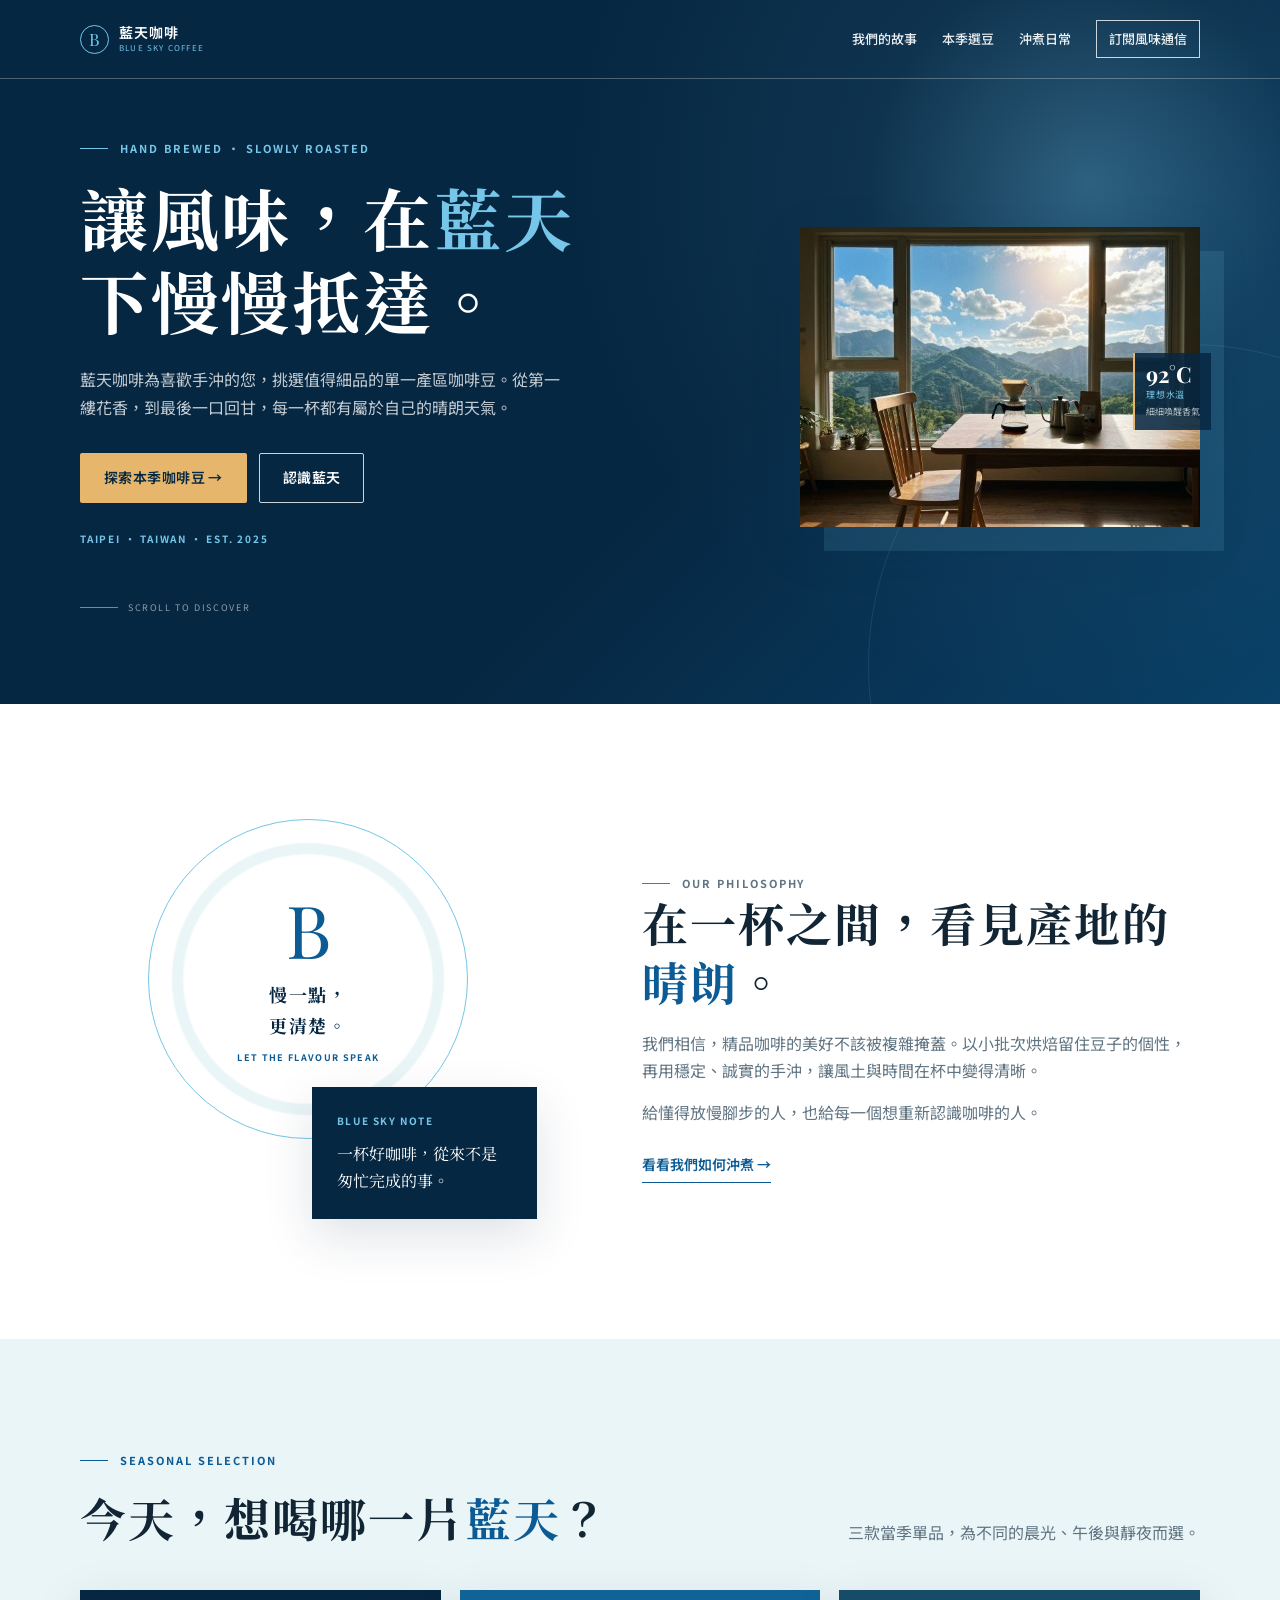
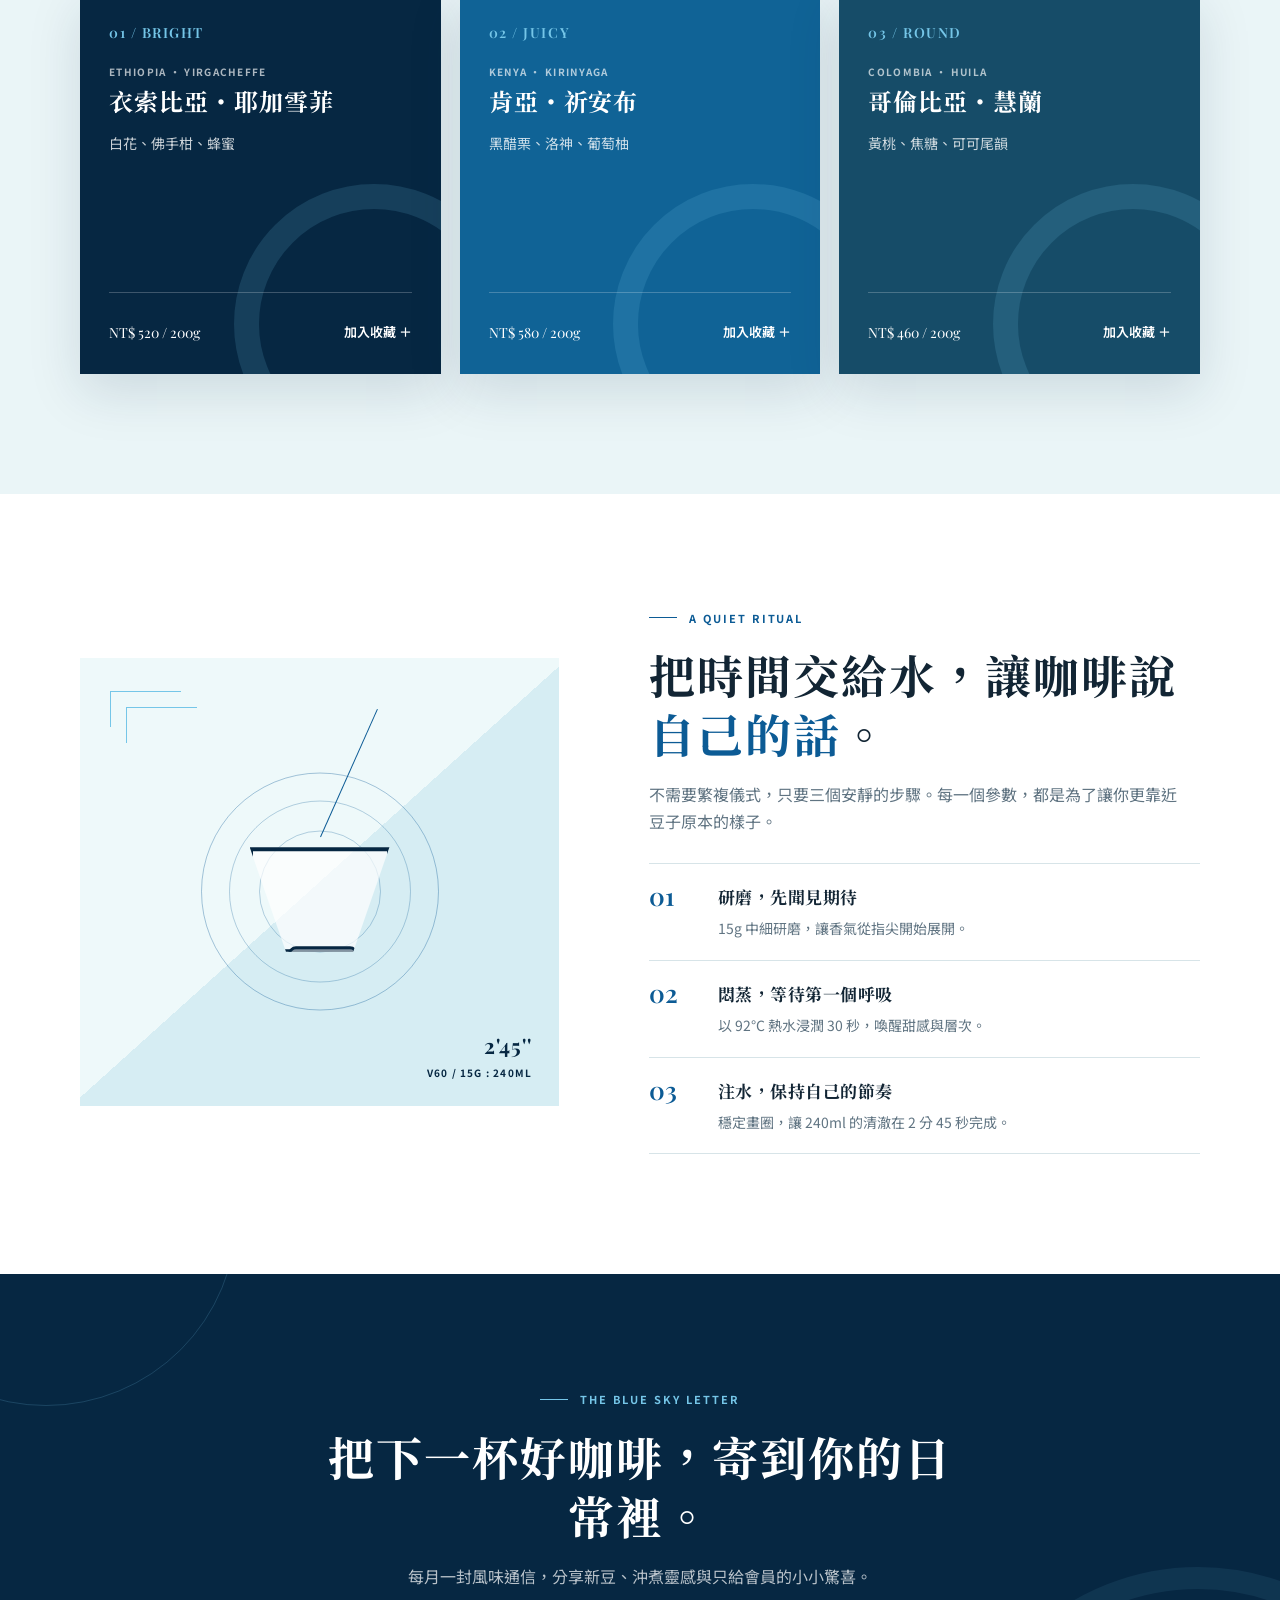
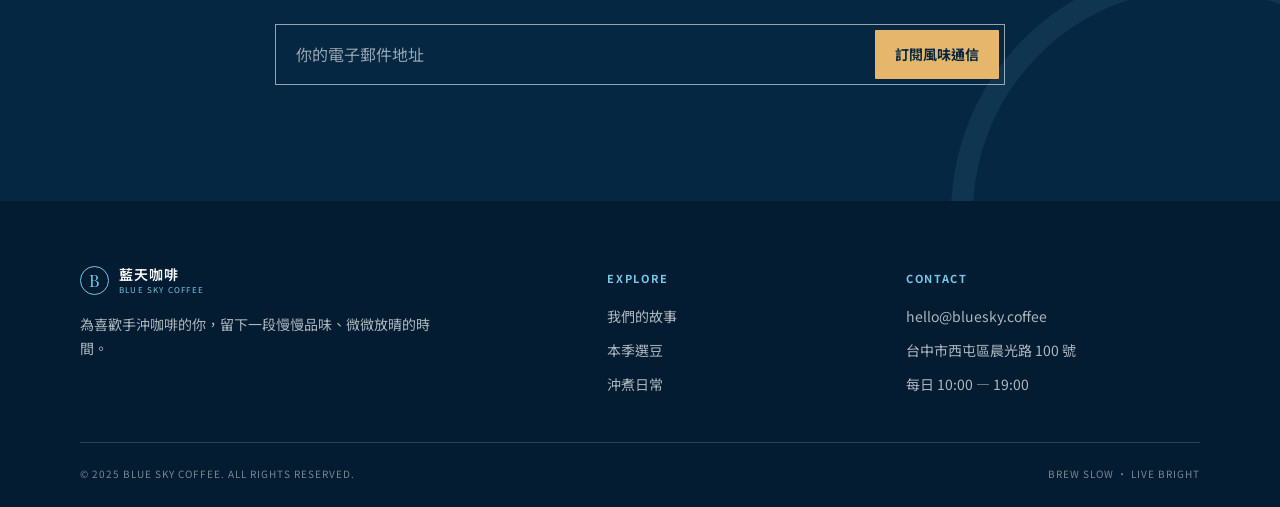
<file: onepage1/index.html>
<!DOCTYPE html>
<html lang="zh-Hant">
<head>
  <meta charset="UTF-8">
  <meta name="viewport" content="width=device-width, initial-scale=1.0">
  <meta name="description" content="藍天咖啡，為手沖咖啡愛好者挑選當季精品咖啡豆，讓每一杯都清澈、明亮、值得細品。">
  <title>藍天咖啡｜讓風味，慢慢抵達</title>
  <link rel="preconnect" href="https://fonts.googleapis.com">
  <link rel="preconnect" href="https://fonts.gstatic.com" crossorigin>
  <link href="https://fonts.googleapis.com/css2?family=Noto+Sans+TC:wght@400;500;600;700&family=Noto+Serif+TC:wght@500;600;700;900&family=Playfair+Display:ital,wght@0,600;0,700;1,600&display=swap" rel="stylesheet">
  <style>
    :root {
      --navy: #062742;
      --blue: #0c5b95;
      --sky: #75c6e8;
      --mist: #eaf5f7;
      --cream: #fbfaf6;
      --ink: #122534;
      --muted: #607482;
      --line: #d7e4e8;
      --sand: #e5b66b;
      --shadow: 0 18px 50px rgba(6, 39, 66, .13);
    }

    * { box-sizing: border-box; }
    html { scroll-behavior: smooth; }
    body {
      margin: 0;
      background: var(--cream);
      color: var(--ink);
      font-family: "Noto Sans TC", sans-serif;
      font-size: 16px;
      line-height: 1.7;
    }
    a { color: inherit; text-decoration: none; }
    button, input { font: inherit; }
    button { cursor: pointer; }
    :focus-visible { outline: 3px solid var(--sky); outline-offset: 4px; }

    .wrap { width: min(1120px, calc(100% - 48px)); margin-inline: auto; }
    .eyebrow {
      display: flex;
      align-items: center;
      gap: 12px;
      margin: 0 0 18px;
      color: var(--blue);
      font-size: 11px;
      font-weight: 700;
      letter-spacing: .18em;
    }
    .eyebrow::before { width: 28px; height: 1px; background: currentColor; content: ""; }
    .section-title {
      margin: 0;
      font-family: "Noto Serif TC", serif;
      font-size: clamp(30px, 4vw, 46px);
      font-weight: 700;
      letter-spacing: .045em;
      line-height: 1.28;
    }
    .accent { color: var(--blue); }
    .section-copy { margin: 18px 0 0; color: var(--muted); }
    .button, .text-link {
      display: inline-flex;
      align-items: center;
      justify-content: center;
      min-height: 50px;
      padding: 11px 23px;
      border: 1px solid transparent;
      border-radius: 2px;
      font-size: 14px;
      font-weight: 600;
      letter-spacing: .03em;
      transition: background-color .25s ease, color .25s ease, border-color .25s ease, transform .25s ease;
    }
    .button:hover, .text-link:hover { transform: translateY(-2px); }
    .button-primary { background: var(--sand); color: var(--navy); }
    .button-primary:hover { background: #f0ca84; }
    .button-outline { border-color: rgba(255,255,255,.8); color: #fff; }
    .button-outline:hover { background: #fff; color: var(--navy); }

    .site-header {
      position: absolute;
      z-index: 10;
      top: 0;
      left: 0;
      width: 100%;
      border-bottom: 1px solid rgba(255,255,255,.27);
    }
    .navbar {
      display: flex;
      align-items: center;
      justify-content: space-between;
      min-height: 78px;
      gap: 24px;
    }
    .brand { display: inline-flex; align-items: center; gap: 10px; color: #fff; }
    .brand-mark {
      display: grid;
      width: 29px;
      height: 29px;
      place-items: center;
      border: 1px solid var(--sky);
      border-radius: 50%;
      color: var(--sky);
      font-family: "Playfair Display", serif;
      font-size: 17px;
      line-height: 1;
    }
    .brand-copy { display: grid; line-height: 1.1; }
    .brand-copy strong { font-size: 14px; font-weight: 600; letter-spacing: .08em; }
    .brand-copy small { margin-top: 4px; color: var(--sky); font-size: 8px; letter-spacing: .15em; }
    .nav-links { display: flex; align-items: center; gap: 25px; }
    .nav-links a { position: relative; color: rgba(255,255,255,.92); font-size: 13px; font-weight: 500; white-space: nowrap; }
    .nav-links a:not(.nav-cta)::after {
      position: absolute;
      right: 0;
      bottom: -7px;
      width: 0;
      height: 1px;
      background: var(--sky);
      content: "";
      transition: width .25s ease;
    }
    .nav-links a:not(.nav-cta):hover::after { right: auto; left: 0; width: 100%; }
    .nav-links .nav-cta { padding: 7px 12px; border: 1px solid rgba(255,255,255,.78); }
    .nav-links .nav-cta:hover { background: #fff; color: var(--navy); }
    .menu-toggle { display: none; padding: 4px; border: 0; background: transparent; color: #fff; font-size: 24px; line-height: 1; }

    .hero {
      position: relative;
      display: flex;
      min-height: 704px;
      overflow: hidden;
      align-items: stretch;
      background:
        radial-gradient(circle at 85% 26%, rgba(117,198,232,.35) 0, rgba(117,198,232,.08) 18%, transparent 43%),
        linear-gradient(135deg, #062742 0%, #062742 58%, #0a4168 100%);
      color: #fff;
    }
    .hero::after {
      position: absolute;
      z-index: 0;
      right: -18vw;
      bottom: -22vw;
      width: 50vw;
      height: 50vw;
      border: 1px solid rgba(117,198,232,.13);
      border-radius: 50%;
      content: "";
    }
    .hero-grid {
      position: relative;
      z-index: 1;
      display: grid;
      grid-template-columns: 1.02fr .98fr;
      gap: 45px;
      align-items: center;
      padding-top: 122px;
      padding-bottom: 72px;
    }
    .hero-content { max-width: 560px; }
    .hero .eyebrow { color: var(--sky); }
    .hero-title {
      max-width: 540px;
      margin: 0;
      font-family: "Noto Serif TC", serif;
      font-size: clamp(42px, 5.5vw, 68px);
      font-weight: 700;
      letter-spacing: .04em;
      line-height: 1.22;
    }
    .hero-title .sky-word { color: var(--sky); }
    .hero-lede { max-width: 490px; margin: 25px 0 0; color: rgba(255,255,255,.76); }
    .hero-actions { display: flex; flex-wrap: wrap; gap: 12px; margin-top: 32px; }
    .hero-meta { margin: 27px 0 0; color: var(--sky); font-size: 10px; font-weight: 700; letter-spacing: .18em; }
    .scroll-note { display: flex; align-items: center; gap: 10px; margin: 53px 0 0; color: rgba(255,255,255,.55); font-size: 9px; letter-spacing: .18em; }
    .scroll-note::before { width: 38px; height: 1px; background: rgba(255,255,255,.45); content: ""; }

    .hero-art {
      position: relative;
      width: min(100%, 400px);
      height: 300px;
      min-height: 0;
      margin-left: auto;
      overflow: visible;
      aspect-ratio: auto;
      border: 0;
      background: transparent;
      box-shadow: none;
    }
    .hero-photo { width: 400px; height: 300px; object-fit: cover; box-shadow: 24px 24px 0 rgba(117,198,232,.13), var(--shadow); }
    .window-frame { position: absolute; inset: 0; border: 12px solid #e8d4ae; box-shadow: inset 0 0 0 2px rgba(6,39,66,.18); }
    .window-frame::before, .window-frame::after { position: absolute; background: rgba(6,39,66,.25); content: ""; }
    .window-frame::before { top: 0; bottom: 0; left: 49%; width: 4px; }
    .window-frame::after { top: 46%; right: 0; left: 0; height: 4px; }
    .sun { position: absolute; top: 16%; right: 17%; width: 77px; height: 77px; border-radius: 50%; background: #fff2be; box-shadow: 0 0 45px 22px rgba(255,228,150,.42); }
    .mountain { position: absolute; bottom: 28%; width: 75%; height: 36%; clip-path: polygon(0 100%, 35% 15%, 48% 50%, 63% 0, 100% 100%); background: #497b83; opacity: .9; }
    .mountain.one { left: -12%; }
    .mountain.two { right: -27%; bottom: 27%; background: #30616b; transform: scaleX(-1); opacity: .75; }
    .tabletop { position: absolute; right: -8%; bottom: -7%; left: -8%; height: 33%; background: linear-gradient(#643e2e 0%, #3d251e 100%); transform: perspective(200px) rotateX(10deg); }
    .chair { position: absolute; right: 7%; bottom: 18%; width: 100px; height: 112px; border: 12px solid #543126; border-bottom: 0; border-radius: 48px 48px 0 0; opacity: .8; }
    .chair::after { position: absolute; bottom: -75px; left: 14px; width: 8px; height: 75px; background: #543126; box-shadow: 53px 0 #543126; content: ""; }
    .coffee-vessel { position: absolute; bottom: 14%; left: 28%; width: 112px; height: 105px; }
    .coffee-vessel .dripper { position: absolute; top: 0; left: 29px; width: 53px; height: 45px; border: 3px solid #d8e7e1; border-radius: 5px 5px 22px 22px; background: linear-gradient(135deg, rgba(222,246,240,.75), rgba(124,180,181,.2)); clip-path: polygon(0 0, 100% 0, 78% 100%, 22% 100%); }
    .coffee-vessel .carafe { position: absolute; bottom: 0; left: 17px; width: 78px; height: 68px; border: 3px solid #d8e7e1; border-radius: 10px 10px 23px 23px; background: linear-gradient(to top, rgba(56,29,19,.82) 0 38%, rgba(190,228,227,.24) 39%); }
    .coffee-vessel .carafe::before { position: absolute; top: -20px; left: 24px; width: 26px; height: 22px; border: 3px solid #d8e7e1; border-bottom: 0; border-radius: 50% 50% 0 0; content: ""; }
    .steam { position: absolute; bottom: 59%; left: 49%; width: 23px; height: 58px; border-left: 2px solid rgba(255,255,255,.63); border-radius: 50%; transform: rotate(16deg); }
    .steam::after { position: absolute; top: -5px; left: 14px; width: 18px; height: 48px; border-right: 2px solid rgba(255,255,255,.44); border-radius: 50%; content: ""; }
    .art-label { position: absolute; z-index: 3; right: -11px; top: 42%; display: grid; gap: 2px; padding: 10px 11px; border-left: 2px solid var(--sand); background: rgba(6,39,66,.86); color: #fff; }
    .art-label strong { font-family: "Playfair Display", serif; font-size: 22px; line-height: 1; }
    .art-label span { color: var(--sky); font-size: 9px; letter-spacing: .09em; }
    .art-label small { color: rgba(255,255,255,.72); font-size: 9px; }

    .story { padding: 115px 0 120px; background: #fff; }
    .story-grid { display: grid; grid-template-columns: .9fr 1.1fr; gap: clamp(45px, 9vw, 105px); align-items: center; }
    .story-visual { position: relative; min-height: 400px; }
    .story-seal {
      display: grid;
      width: 320px;
      height: 320px;
      place-content: center;
      margin: 0 auto;
      border: 1px solid var(--sky);
      border-radius: 50%;
      background: radial-gradient(circle, #fff 0 55%, #eaf5f7 56% 60%, #fff 61%);
      color: var(--navy);
      text-align: center;
    }
    .story-seal::before { display: block; margin-bottom: 14px; color: var(--blue); content: "B"; font-family: "Playfair Display", serif; font-size: 73px; line-height: 1; }
    .story-seal strong { font-family: "Noto Serif TC", serif; font-size: 18px; letter-spacing: .09em; }
    .story-seal span { margin-top: 10px; color: var(--blue); font-size: 9px; font-weight: 700; letter-spacing: .15em; }
    .note-card { position: absolute; right: 0; bottom: 0; width: min(225px, 57%); padding: 25px; background: var(--navy); color: #fff; box-shadow: var(--shadow); }
    .note-card p:first-child { margin: 0; color: var(--sky); font-size: 10px; font-weight: 700; letter-spacing: .16em; }
    .note-card p:last-child { margin: 12px 0 0; font-family: "Noto Serif TC", serif; font-size: 16px; line-height: 1.65; }
    .story-content p { margin: 19px 0 0; color: var(--muted); }
    .story-content p + p { margin-top: 15px; }
    .underlined-link { display: inline-flex; margin-top: 27px; padding-bottom: 5px; border-bottom: 1px solid var(--blue); color: var(--blue); font-size: 14px; font-weight: 600; transition: gap .2s ease; }
    .underlined-link:hover { gap: 8px; }

    .coffee { padding: 112px 0 120px; background: var(--mist); }
    .coffee-heading { display: flex; align-items: end; justify-content: space-between; gap: 32px; margin-bottom: 43px; }
    .coffee-heading .section-copy { max-width: 365px; }
    .coffee-grid { display: grid; grid-template-columns: repeat(3, 1fr); gap: 19px; }
    .coffee-card {
      position: relative;
      display: flex;
      min-height: 384px;
      overflow: hidden;
      flex-direction: column;
      padding: 31px 29px 25px;
      background: var(--navy);
      color: #fff;
      box-shadow: var(--shadow);
    }
    .coffee-card:nth-child(2) { background: #106396; }
    .coffee-card:nth-child(3) { background: #164c68; }
    .coffee-card::after { position: absolute; right: -73px; bottom: -90px; width: 230px; height: 230px; border: 25px solid rgba(117,198,232,.15); border-radius: 50%; content: ""; }
    .coffee-card > * { position: relative; z-index: 1; }
    .bean-no { margin: 0; color: var(--sky); font-family: "Playfair Display", serif; font-size: 14px; font-weight: 600; letter-spacing: .11em; }
    .origin { margin: 19px 0 5px; color: rgba(255,255,255,.67); font-size: 10px; font-weight: 700; letter-spacing: .13em; }
    .bean-name { margin: 0; font-family: "Noto Serif TC", serif; font-size: 24px; font-weight: 700; letter-spacing: .04em; line-height: 1.35; }
    .flavour { margin: 14px 0 0; color: rgba(255,255,255,.79); font-size: 14px; }
    .coffee-bottom { display: flex; align-items: center; justify-content: space-between; gap: 13px; margin-top: auto; padding-top: 23px; border-top: 1px solid rgba(255,255,255,.22); }
    .price { font-family: "Playfair Display", serif; font-size: 14px; white-space: nowrap; }
    .save-button { padding: 5px 0; border: 0; background: transparent; color: #fff; font-size: 13px; font-weight: 600; white-space: nowrap; transition: color .2s ease; }
    .save-button:hover { color: var(--sand); }

    .brew { padding: 115px 0 120px; background: #fff; }
    .brew-grid { display: grid; grid-template-columns: .93fr 1.07fr; gap: clamp(44px, 7vw, 90px); align-items: center; }
    .brew-art { position: relative; min-height: 448px; overflow: hidden; background: linear-gradient(138deg, #eef9fa 0 50%, #d6edf3 50% 100%); }
    .brew-art::before { position: absolute; top: 33px; left: 30px; width: 70px; height: 35px; border-top: 1px solid var(--sky); border-left: 1px solid var(--sky); content: ""; }
    .brew-art::after { position: absolute; top: 49px; left: 46px; width: 70px; height: 35px; border-top: 1px solid var(--sky); border-left: 1px solid var(--sky); content: ""; }
    .pour-rings { position: absolute; top: 50%; left: 50%; width: 238px; height: 238px; border: 1px solid rgba(12,91,149,.35); border-radius: 50%; transform: translate(-50%,-46%); }
    .pour-rings::before, .pour-rings::after { position: absolute; border: 1px solid rgba(12,91,149,.28); border-radius: 50%; content: ""; }
    .pour-rings::before { inset: 27px; }
    .pour-rings::after { inset: 57px; }
    .pour-line { position: absolute; top: 39px; left: 50%; width: 1px; height: 140px; background: var(--blue); transform: rotate(24deg); transform-origin: bottom; }
    .v60 { position: absolute; top: 50%; left: 50%; width: 140px; height: 105px; border: 3px solid var(--navy); border-top-width: 4px; background: rgba(255,255,255,.7); clip-path: polygon(0 0, 100% 0, 74% 100%, 26% 100%); transform: translate(-50%,-33%); }
    .v60::after { position: absolute; bottom: -61px; left: 35px; width: 64px; height: 58px; border: 3px solid var(--navy); border-radius: 8px 8px 19px 19px; background: linear-gradient(to top, #6c3924 0 31%, rgba(255,255,255,.5) 32%); content: ""; }
    .brew-caption { position: absolute; right: 27px; bottom: 25px; display: grid; color: var(--navy); text-align: right; }
    .brew-caption strong { font-family: "Playfair Display", serif; font-size: 21px; letter-spacing: .05em; }
    .brew-caption span { font-size: 10px; font-weight: 700; letter-spacing: .12em; }
    .brew-content .section-copy { max-width: 530px; }
    .brew-steps { margin-top: 28px; border-top: 1px solid var(--line); }
    .brew-step { display: grid; grid-template-columns: 55px 1fr; gap: 14px; padding: 19px 0; border-bottom: 1px solid var(--line); }
    .step-no { color: var(--blue); font-family: "Playfair Display", serif; font-size: 25px; font-weight: 600; line-height: 1; }
    .brew-step h3 { margin: 0; font-family: "Noto Serif TC", serif; font-size: 17px; letter-spacing: .03em; }
    .brew-step p { margin: 5px 0 0; color: var(--muted); font-size: 14px; }

    .visit { position: relative; overflow: hidden; padding: 116px 0; background: var(--navy); color: #fff; text-align: center; }
    .visit::before, .visit::after { position: absolute; width: 380px; height: 380px; border: 1px solid rgba(117,198,232,.19); border-radius: 50%; content: ""; }
    .visit::before { top: -250px; left: -145px; }
    .visit::after { right: -165px; bottom: -260px; width: 450px; height: 450px; border-width: 22px; opacity: .45; }
    .visit .wrap { position: relative; z-index: 1; max-width: 730px; }
    .visit .eyebrow { justify-content: center; color: var(--sky); }
    .visit .section-title { max-width: 670px; margin-inline: auto; }
    .visit .section-copy { max-width: 535px; margin-inline: auto; color: rgba(255,255,255,.72); }
    .subscribe-form { display: flex; margin: 34px auto 0; padding: 5px; border: 1px solid rgba(255,255,255,.58); }
    .subscribe-form input { min-width: 0; flex: 1; padding: 11px 15px; border: 0; outline: 0; background: transparent; color: #fff; }
    .subscribe-form input::placeholder { color: rgba(255,255,255,.58); }
    .subscribe-form button { min-height: 48px; padding: 10px 20px; border: 0; border-radius: 1px; background: var(--sand); color: var(--navy); font-size: 14px; font-weight: 700; transition: background .2s ease; }
    .subscribe-form button:hover { background: #f1ca83; }

    .site-footer { padding: 65px 0 25px; background: #031c31; color: rgba(255,255,255,.68); }
    .footer-grid { display: grid; grid-template-columns: 1.45fr .75fr .9fr; gap: 54px; padding-bottom: 46px; }
    .footer-brand .brand { margin-bottom: 18px; }
    .footer-brand p { max-width: 355px; margin: 0; font-size: 14px; }
    .footer-heading { margin: 3px 0 17px; color: var(--sky); font-size: 11px; font-weight: 700; letter-spacing: .15em; }
    .footer-links, .footer-contact { display: grid; gap: 10px; font-size: 14px; }
    .footer-links a:hover, .footer-contact a:hover { color: #fff; }
    .footer-bottom { display: flex; justify-content: space-between; gap: 18px; padding-top: 22px; border-top: 1px solid rgba(255,255,255,.17); color: rgba(255,255,255,.47); font-size: 10px; letter-spacing: .1em; }

    .toast {
      position: fixed;
      z-index: 20;
      right: 22px;
      bottom: 22px;
      max-width: min(360px, calc(100% - 44px));
      padding: 13px 18px;
      border-left: 3px solid var(--sand);
      background: var(--navy);
      box-shadow: var(--shadow);
      color: #fff;
      font-size: 14px;
      opacity: 0;
      pointer-events: none;
      transform: translateY(12px);
      transition: opacity .22s ease, transform .22s ease;
    }
    .toast.show { opacity: 1; transform: translateY(0); }
    .reveal { opacity: 0; transform: translateY(18px); transition: opacity .65s ease, transform .65s ease; }
    .reveal.visible { opacity: 1; transform: translateY(0); }

    @media (max-width: 820px) {
      .navbar { position: relative; }
      .menu-toggle { display: block; }
      .nav-links {
        position: absolute;
        top: 100%;
        right: -24px;
        left: -24px;
        display: grid;
        max-height: 0;
        overflow: hidden;
        gap: 0;
        background: #05233c;
        transition: max-height .32s ease;
      }
      .nav-links.open { max-height: 300px; }
      .nav-links a { padding: 12px 24px; border-top: 1px solid rgba(255,255,255,.1); }
      .nav-links .nav-cta { margin: 8px 24px 16px; padding: 9px 12px; text-align: center; }
      .hero { min-height: 710px; }
      .hero-grid { grid-template-columns: 1fr; gap: 17px; padding-top: 112px; }
      .hero-content { max-width: 640px; }
      .scroll-note { margin-top: 29px; }
      .hero-art { width: min(100%, 330px); height: 248px; min-height: 0; max-height: none; margin: 0; }
      .hero-photo { width: 330px; height: 248px; }
      .coffee-grid { grid-template-columns: repeat(2, 1fr); }
      .coffee-card:nth-child(3) { grid-column: span 2; }
      .story-grid, .brew-grid { grid-template-columns: 1fr; }
      .story-visual { max-width: 520px; width: 100%; margin: auto; }
      .brew-art { max-width: 540px; width: 100%; margin: auto; }
      .footer-grid { grid-template-columns: 1fr 1fr; }
      .footer-brand { grid-column: 1 / -1; }
    }

    @media (max-width: 560px) {
      .wrap { width: calc(100% - 34px); }
      .navbar { min-height: 70px; }
      .brand-copy strong { font-size: 13px; }
      .hero { min-height: 680px; }
      .hero-grid { padding-top: 98px; padding-bottom: 34px; }
      .hero-title { font-size: 40px; }
      .hero-lede { margin-top: 16px; font-size: 14px; line-height: 1.7; }
      .hero-actions { margin-top: 23px; }
      .hero-actions .button { flex: 1; padding-inline: 13px; }
      .hero-meta { margin-top: 18px; }
      .hero-art { width: 260px; height: 195px; min-height: 0; max-height: none; }
      .hero-photo { width: 260px; height: 195px; }
      .art-label { display: none; }
      .sun { width: 49px; height: 49px; }
      .coffee-vessel { bottom: 9%; left: 25%; transform: scale(.72); transform-origin: bottom left; }
      .chair { transform: scale(.72); transform-origin: bottom right; }
      .story, .coffee, .brew, .visit { padding: 76px 0; }
      .story-seal { width: 245px; height: 245px; }
      .story-seal::before { margin-bottom: 8px; font-size: 54px; }
      .story-seal strong { font-size: 15px; }
      .story-visual { min-height: 315px; }
      .note-card { width: 185px; padding: 18px; }
      .note-card p:last-child { font-size: 14px; }
      .coffee-heading { display: block; margin-bottom: 30px; }
      .coffee-heading .section-copy { margin-top: 14px; }
      .coffee-grid { grid-template-columns: 1fr; }
      .coffee-card, .coffee-card:nth-child(3) { min-height: 330px; grid-column: auto; }
      .brew-art { min-height: 310px; }
      .pour-rings { width: 185px; height: 185px; }
      .v60 { transform: translate(-50%,-28%) scale(.82); }
      .subscribe-form { display: grid; gap: 6px; padding: 5px; }
      .subscribe-form input, .subscribe-form button { width: 100%; }
      .footer-grid { grid-template-columns: 1fr; gap: 32px; }
      .footer-brand { grid-column: auto; }
      .footer-bottom { display: grid; gap: 9px; }
    }

    @media (prefers-reduced-motion: reduce) {
      html { scroll-behavior: auto; }
      *, *::before, *::after { transition-duration: .01ms !important; animation-duration: .01ms !important; animation-iteration-count: 1 !important; }
      .reveal { opacity: 1; transform: none; }
    }
  </style>
</head>
<body>
  <header class="site-header" id="top">
    <nav class="wrap navbar" aria-label="主要導覽">
      <a class="brand" href="#top" aria-label="回到藍天咖啡首頁">
        <span class="brand-mark" aria-hidden="true">B</span>
        <span class="brand-copy"><strong>藍天咖啡</strong><small>BLUE SKY COFFEE</small></span>
      </a>
      <button class="menu-toggle" type="button" aria-controls="navLinks" aria-expanded="false" aria-label="開啟導覽選單">☰</button>
      <div class="nav-links" id="navLinks">
        <a href="#story">我們的故事</a>
        <a href="#coffee">本季選豆</a>
        <a href="#brew">沖煮日常</a>
        <a class="nav-cta" href="#visit">訂閱風味通信</a>
      </div>
    </nav>
  </header>

  <main>
    <section class="hero" aria-labelledby="heroTitle">
      <div class="wrap hero-grid">
        <div class="hero-content">
          <p class="eyebrow">HAND BREWED · SLOWLY ROASTED</p>
          <h1 class="hero-title" id="heroTitle">讓風味，在<span class="sky-word">藍天</span>下慢慢抵達。</h1>
          <p class="hero-lede">藍天咖啡為喜歡手沖的您，挑選值得細品的單一產區咖啡豆。從第一縷花香，到最後一口回甘，每一杯都有屬於自己的晴朗天氣。</p>
          <div class="hero-actions">
            <a class="button button-primary" href="#coffee">探索本季咖啡豆 →</a>
            <a class="button button-outline" href="#story">認識藍天</a>
          </div>
          <p class="hero-meta">TAIPEI · TAIWAN · EST. 2025</p>
          <p class="scroll-note">SCROLL TO DISCOVER</p>
        </div>

        <div class="hero-art" aria-hidden="true">
          <img class="hero-photo" src="images/hero.jpg" width="400" height="300" alt="">
          <span class="art-label"><strong>92°C</strong><span>理想水溫</span><small>細細喚醒香氣</small></span>
        </div>
      </div>
    </section>

    <section class="story" id="story" aria-labelledby="storyTitle">
      <div class="wrap story-grid">
        <div class="story-visual reveal" aria-hidden="true">
          <div class="story-seal"><strong>慢一點，<br>更清楚。</strong><span>LET THE FLAVOUR SPEAK</span></div>
          <div class="note-card"><p>BLUE SKY NOTE</p><p>一杯好咖啡，從來不是匆忙完成的事。</p></div>
        </div>
        <div class="story-content reveal">
          <p class="eyebrow">OUR PHILOSOPHY</p>
          <h2 class="section-title" id="storyTitle">在一杯之間，看見產地的<span class="accent">晴朗</span>。</h2>
          <p>我們相信，精品咖啡的美好不該被複雜掩蓋。以小批次烘焙留住豆子的個性，再用穩定、誠實的手沖，讓風土與時間在杯中變得清晰。</p>
          <p>給懂得放慢腳步的人，也給每一個想重新認識咖啡的人。</p>
          <a class="underlined-link" href="#brew">看看我們如何沖煮 →</a>
        </div>
      </div>
    </section>

    <section class="coffee" id="coffee" aria-labelledby="coffeeTitle">
      <div class="wrap">
        <div class="coffee-heading reveal">
          <div>
            <p class="eyebrow">SEASONAL SELECTION</p>
            <h2 class="section-title" id="coffeeTitle">今天，想喝哪一片<span class="accent">藍天</span>？</h2>
          </div>
          <p class="section-copy">三款當季單品，為不同的晨光、午後與靜夜而選。</p>
        </div>
        <div class="coffee-grid">
          <article class="coffee-card reveal">
            <p class="bean-no">01 / BRIGHT</p>
            <p class="origin">ETHIOPIA · YIRGACHEFFE</p>
            <h3 class="bean-name">衣索比亞・耶加雪菲</h3>
            <p class="flavour">白花、佛手柑、蜂蜜</p>
            <div class="coffee-bottom"><span class="price">NT$ 520 / 200g</span><button class="save-button" type="button" data-coffee="衣索比亞・耶加雪菲">加入收藏 ＋</button></div>
          </article>
          <article class="coffee-card reveal">
            <p class="bean-no">02 / JUICY</p>
            <p class="origin">KENYA · KIRINYAGA</p>
            <h3 class="bean-name">肯亞・祈安布</h3>
            <p class="flavour">黑醋栗、洛神、葡萄柚</p>
            <div class="coffee-bottom"><span class="price">NT$ 580 / 200g</span><button class="save-button" type="button" data-coffee="肯亞・祈安布">加入收藏 ＋</button></div>
          </article>
          <article class="coffee-card reveal">
            <p class="bean-no">03 / ROUND</p>
            <p class="origin">COLOMBIA · HUILA</p>
            <h3 class="bean-name">哥倫比亞・慧蘭</h3>
            <p class="flavour">黃桃、焦糖、可可尾韻</p>
            <div class="coffee-bottom"><span class="price">NT$ 460 / 200g</span><button class="save-button" type="button" data-coffee="哥倫比亞・慧蘭">加入收藏 ＋</button></div>
          </article>
        </div>
      </div>
    </section>

    <section class="brew" id="brew" aria-labelledby="brewTitle">
      <div class="wrap brew-grid">
        <div class="brew-art reveal" aria-hidden="true">
          <span class="pour-rings"></span><span class="pour-line"></span><span class="v60"></span>
          <span class="brew-caption"><strong>2'45''</strong><span>V60 / 15G : 240ML</span></span>
        </div>
        <div class="brew-content reveal">
          <p class="eyebrow">A QUIET RITUAL</p>
          <h2 class="section-title" id="brewTitle">把時間交給水，讓咖啡說<span class="accent">自己的話</span>。</h2>
          <p class="section-copy">不需要繁複儀式，只要三個安靜的步驟。每一個參數，都是為了讓你更靠近豆子原本的樣子。</p>
          <div class="brew-steps">
            <div class="brew-step"><span class="step-no">01</span><div><h3>研磨，先聞見期待</h3><p>15g 中細研磨，讓香氣從指尖開始展開。</p></div></div>
            <div class="brew-step"><span class="step-no">02</span><div><h3>悶蒸，等待第一個呼吸</h3><p>以 92°C 熱水浸潤 30 秒，喚醒甜感與層次。</p></div></div>
            <div class="brew-step"><span class="step-no">03</span><div><h3>注水，保持自己的節奏</h3><p>穩定畫圈，讓 240ml 的清澈在 2 分 45 秒完成。</p></div></div>
          </div>
        </div>
      </div>
    </section>

    <section class="visit" id="visit" aria-labelledby="visitTitle">
      <div class="wrap reveal">
        <p class="eyebrow">THE BLUE SKY LETTER</p>
        <h2 class="section-title" id="visitTitle">把下一杯好咖啡，寄到你的日常裡。</h2>
        <p class="section-copy">每月一封風味通信，分享新豆、沖煮靈感與只給會員的小小驚喜。</p>
        <form class="subscribe-form" id="subscribeForm">
          <input type="email" aria-label="電子郵件地址" placeholder="你的電子郵件地址" required>
          <button type="submit">訂閱風味通信</button>
        </form>
      </div>
    </section>
  </main>

  <footer class="site-footer">
    <div class="wrap footer-grid">
      <div class="footer-brand">
        <a class="brand" href="#top" aria-label="回到藍天咖啡首頁"><span class="brand-mark" aria-hidden="true">B</span><span class="brand-copy"><strong>藍天咖啡</strong><small>BLUE SKY COFFEE</small></span></a>
        <p>為喜歡手沖咖啡的你，留下一段慢慢品味、微微放晴的時間。</p>
      </div>
      <div>
        <p class="footer-heading">EXPLORE</p>
        <div class="footer-links"><a href="#story">我們的故事</a><a href="#coffee">本季選豆</a><a href="#brew">沖煮日常</a></div>
      </div>
      <div>
        <p class="footer-heading">CONTACT</p>
        <div class="footer-contact"><a href="mailto:hello@bluesky.coffee">hello@bluesky.coffee</a><span>台中市西屯區晨光路 100 號</span><span>每日 10:00 — 19:00</span></div>
      </div>
    </div>
    <div class="wrap footer-bottom"><span>© 2025 BLUE SKY COFFEE. ALL RIGHTS RESERVED.</span><span>BREW SLOW · LIVE BRIGHT</span></div>
  </footer>

  <div class="toast" id="toast" role="status" aria-live="polite"></div>

  <script>
    const menuToggle = document.querySelector('.menu-toggle');
    const navLinks = document.querySelector('.nav-links');
    const toast = document.querySelector('#toast');
    let toastTimer;

    function closeMenu() {
      navLinks.classList.remove('open');
      menuToggle.setAttribute('aria-expanded', 'false');
      menuToggle.setAttribute('aria-label', '開啟導覽選單');
      menuToggle.textContent = '☰';
    }

    menuToggle.addEventListener('click', () => {
      const isOpen = navLinks.classList.toggle('open');
      menuToggle.setAttribute('aria-expanded', String(isOpen));
      menuToggle.setAttribute('aria-label', isOpen ? '關閉導覽選單' : '開啟導覽選單');
      menuToggle.textContent = isOpen ? '×' : '☰';
    });

    navLinks.querySelectorAll('a').forEach(link => link.addEventListener('click', closeMenu));

    function showToast(message) {
      window.clearTimeout(toastTimer);
      toast.textContent = message;
      toast.classList.add('show');
      toastTimer = window.setTimeout(() => toast.classList.remove('show'), 2600);
    }

    document.querySelectorAll('[data-coffee]').forEach(button => {
      button.addEventListener('click', () => showToast(`已將「${button.dataset.coffee}」加入你的收藏。`));
    });

    document.querySelector('#subscribeForm').addEventListener('submit', event => {
      event.preventDefault();
      const form = event.currentTarget;
      if (!form.checkValidity()) return;
      form.reset();
      showToast('謝謝訂閱，下一封晴朗的風味通信即將寄出。');
    });

    const reduceMotion = window.matchMedia('(prefers-reduced-motion: reduce)').matches;
    const revealItems = document.querySelectorAll('.reveal');
    if (reduceMotion || !('IntersectionObserver' in window)) {
      revealItems.forEach(item => item.classList.add('visible'));
    } else {
      const observer = new IntersectionObserver(entries => {
        entries.forEach(entry => {
          if (entry.isIntersecting) {
            entry.target.classList.add('visible');
            observer.unobserve(entry.target);
          }
        });
      }, { threshold: .12 });
      revealItems.forEach(item => observer.observe(item));
    }
  </script>
</body>
</html>
</file>
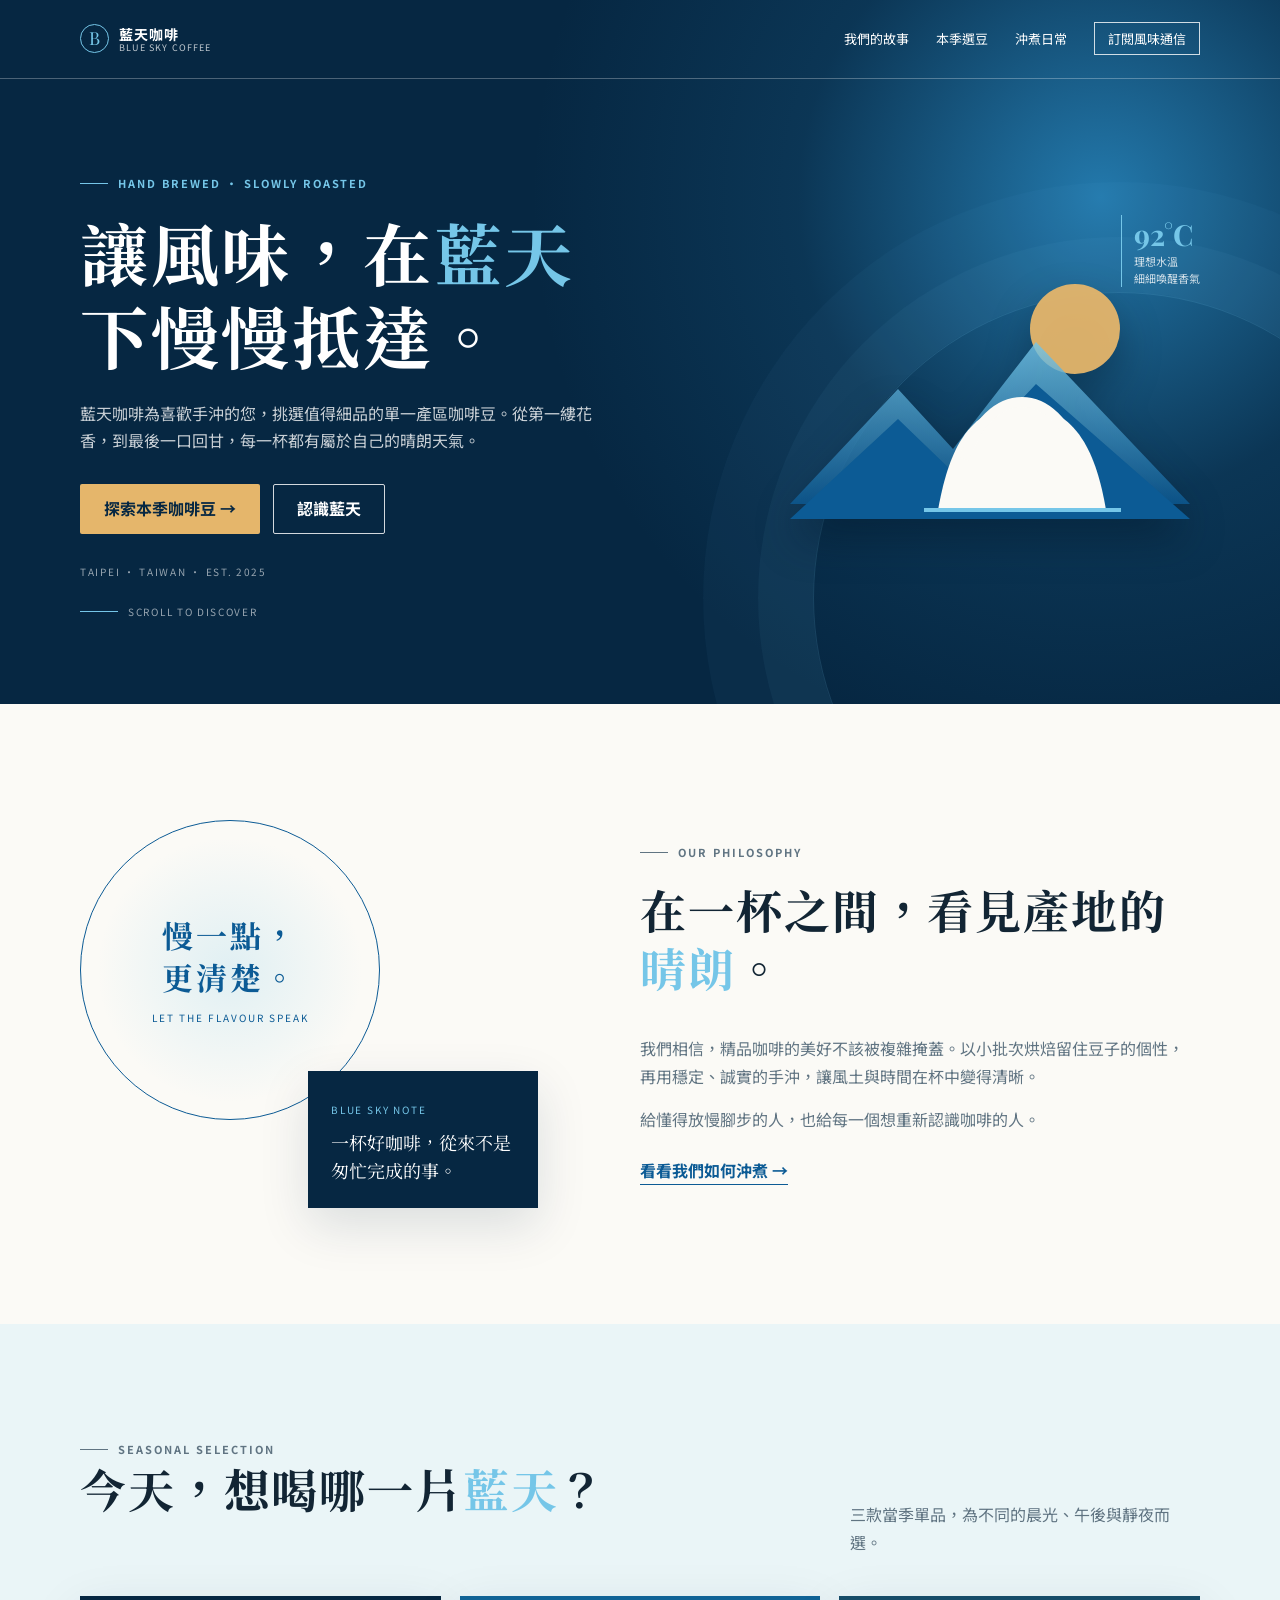
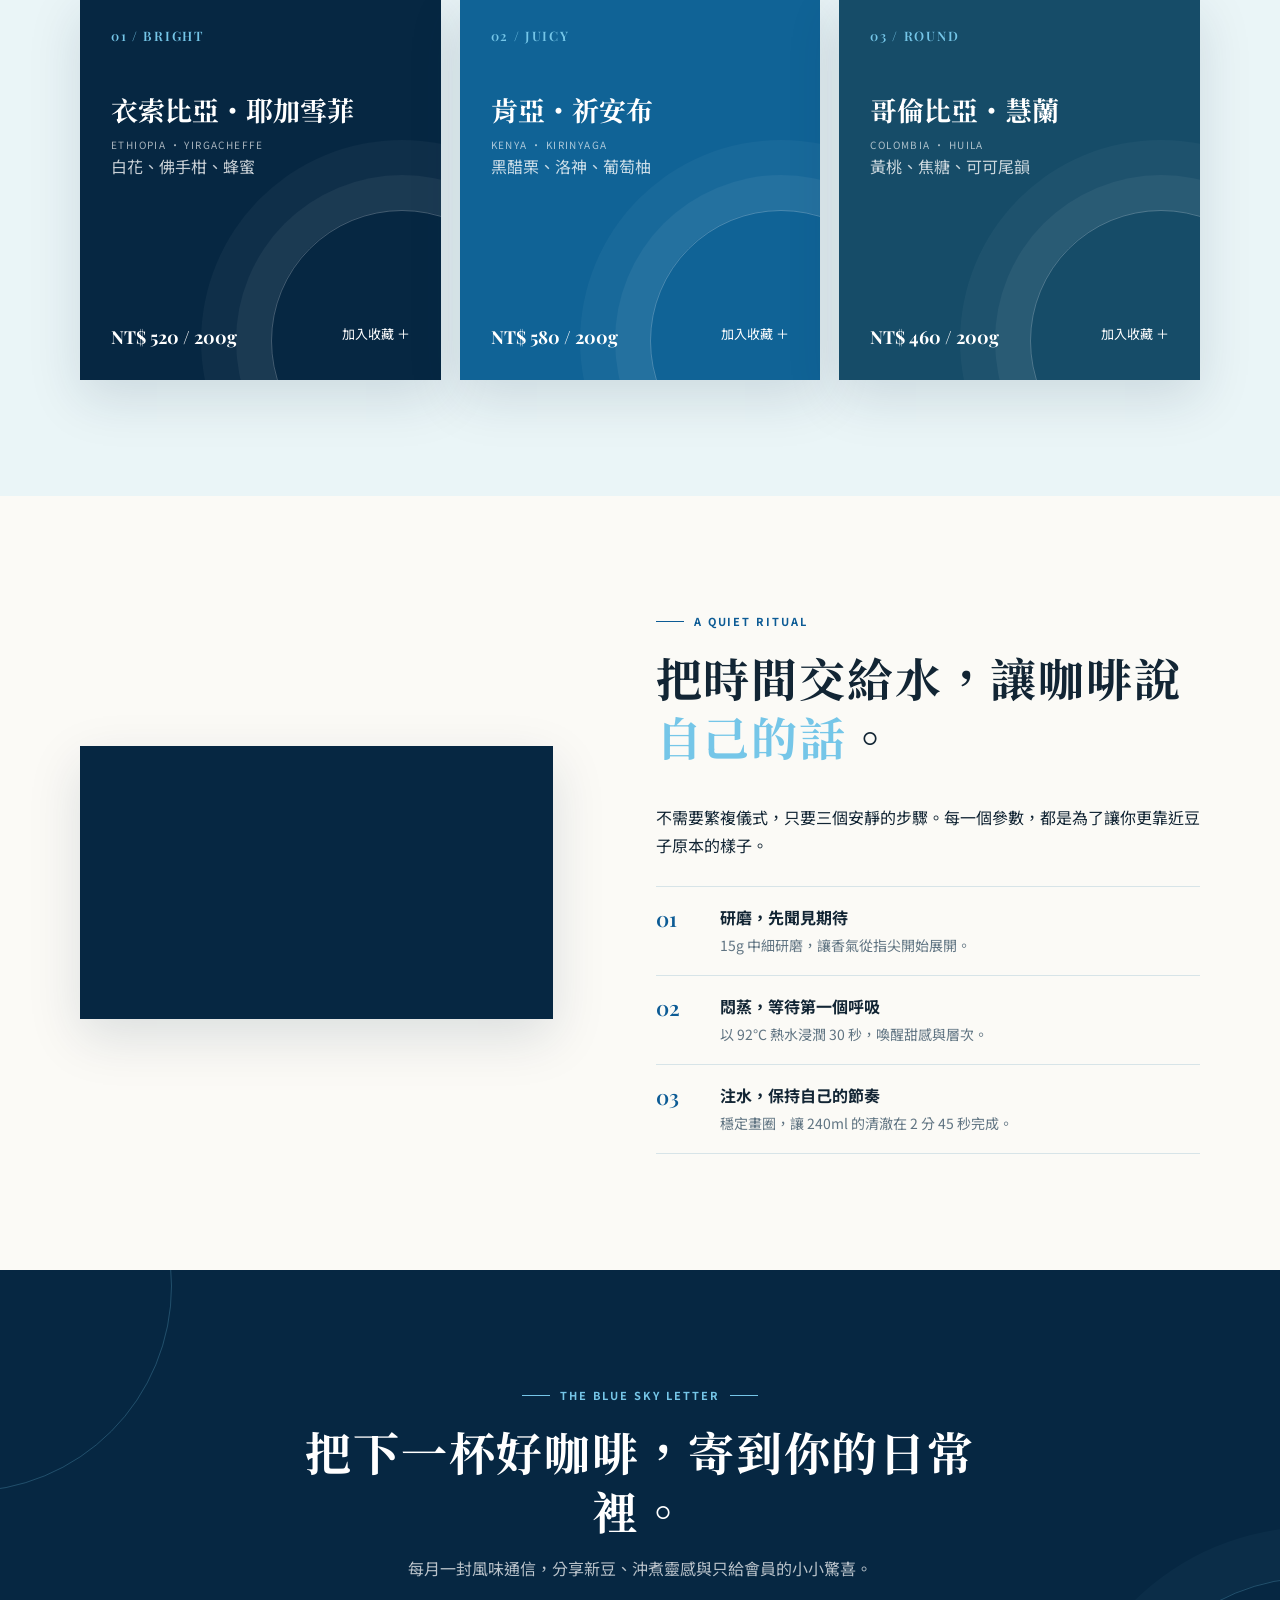
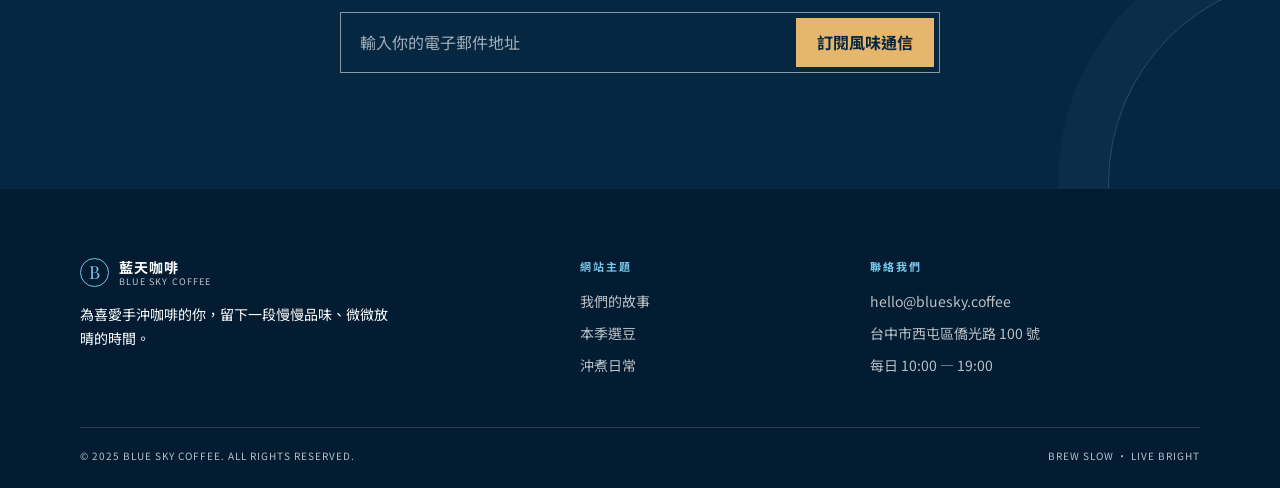
<file: onepage3/index.html>
<!doctype html>
<html lang="zh-Hant">
<head>
  <meta charset="UTF-8">
  <meta name="viewport" content="width=device-width, initial-scale=1.0">
  <meta name="description" content="藍天咖啡，為手沖咖啡愛好者挑選當季精品咖啡豆，讓每一杯都清澈、明亮、值得細品。">
  <title>藍天咖啡｜讓風味，慢慢抵達</title>
  <link rel="preconnect" href="https://fonts.googleapis.com">
  <link rel="preconnect" href="https://fonts.gstatic.com" crossorigin>
  <link href="https://fonts.googleapis.com/css2?family=Noto+Sans+TC:wght@400;500;700&family=Noto+Serif+TC:wght@600;700;900&family=Playfair+Display:wght@600;700&display=swap" rel="stylesheet">
  <style>
    :root{--navy:#062742;--blue:#0c5b95;--sky:#75c6e8;--mist:#eaf5f7;--cream:#fbfaf6;--ink:#122534;--muted:#607482;--line:#d7e4e8;--sand:#e5b66b;--shadow:0 18px 50px rgba(6,39,66,.13)}
    *{box-sizing:border-box} html{scroll-behavior:smooth} body{margin:0;background:var(--cream);color:var(--ink);font-family:"Noto Sans TC",sans-serif;font-size:16px;line-height:1.7} a{color:inherit;text-decoration:none} button,input{font:inherit} button{cursor:pointer} .wrap{width:min(1120px,calc(100% - 48px));margin:auto} :focus-visible{outline:3px solid var(--sky);outline-offset:4px}
    header{position:absolute;z-index:10;top:0;left:0;width:100%;border-bottom:1px solid rgba(255,255,255,.28)} nav{height:78px;display:flex;align-items:center;justify-content:space-between;gap:25px}.brand{display:flex;align-items:center;gap:10px;color:#fff;line-height:1.2}.brand-mark{display:grid;place-items:center;width:29px;height:29px;border:1px solid var(--sky);border-radius:50%;font-family:"Playfair Display",serif;color:var(--sky);font-size:18px}.brand strong{font-size:14px;letter-spacing:.08em}.brand small{display:block;font-size:9px;letter-spacing:.13em;color:rgba(255,255,255,.75)}.nav-links{display:flex;align-items:center;gap:27px;list-style:none;margin:0;padding:0;color:#fff;font-size:13px}.nav-links a:not(.nav-cta){position:relative}.nav-links a:not(.nav-cta):after{content:"";position:absolute;right:0;bottom:-7px;width:0;height:1px;background:var(--sky);transition:width .25s}.nav-links a:not(.nav-cta):hover:after{width:100%;left:0}.nav-cta{border:1px solid rgba(255,255,255,.8);padding:6px 13px;transition:.25s}.nav-cta:hover{background:#fff;color:var(--navy)}.menu-toggle{display:none;border:0;background:transparent;color:#fff;font-size:25px}
    .hero{min-height:704px;padding:122px 0 72px;background:radial-gradient(circle at 86% 28%,#2379ac 0,rgba(35,121,172,.18) 25%,transparent 47%),var(--navy);color:#fff;overflow:hidden;position:relative}.hero:after{content:"";position:absolute;right:-145px;bottom:-200px;width:610px;height:610px;border:1px solid rgba(117,198,232,.16);border-radius:50%;box-shadow:0 0 0 55px rgba(117,198,232,.05),0 0 0 110px rgba(117,198,232,.035)}.hero-grid{display:grid;grid-template-columns:1.02fr .98fr;align-items:center;gap:45px;min-height:510px;position:relative;z-index:1}.eyebrow{display:flex;align-items:center;gap:10px;margin:0 0 18px;color:var(--blue);font-size:11px;font-weight:700;letter-spacing:.18em}.eyebrow:before{content:"";width:28px;height:1px;background:currentColor}.hero .eyebrow{color:var(--sky)}h1,h2,h3,p{margin-top:0}.hero h1{max-width:650px;margin-bottom:23px;font-family:"Noto Serif TC",serif;font-size:clamp(42px,5.5vw,68px);line-height:1.22;letter-spacing:.04em}.sky-text{color:var(--sky)}.hero-lede{max-width:535px;color:rgba(255,255,255,.78);margin-bottom:30px}.hero-actions{display:flex;flex-wrap:wrap;gap:13px}.button{display:inline-flex;justify-content:center;align-items:center;min-height:50px;padding:10px 23px;border:1px solid transparent;border-radius:2px;font-weight:700;transition:transform .2s,background .2s,color .2s}.button:hover{transform:translateY(-2px)}.button.primary{background:var(--sand);color:var(--navy)}.button.secondary{border-color:rgba(255,255,255,.82);color:#fff}.button.secondary:hover{background:#fff;color:var(--navy)}.origin{margin:29px 0 0;color:rgba(255,255,255,.58);font-size:10px;letter-spacing:.17em}.scroll-note{position:absolute;bottom:2px;display:flex;align-items:center;gap:10px;color:rgba(255,255,255,.58);font-size:10px;letter-spacing:.17em}.scroll-note:before{content:"";width:38px;height:1px;background:var(--sky)}.hero-art{height:420px;position:relative}.hero-art img{position:absolute;width:400px;height:300px;right:10px;bottom:28px;object-fit:contain;filter:drop-shadow(0 20px 20px rgba(1,19,34,.38));}.temp-note{position:absolute;right:0;top:48px;border-left:1px solid var(--sky);padding-left:12px;color:rgba(255,255,255,.8);font-size:11px;line-height:1.55}.temp-note b{font:700 29px "Playfair Display",serif;color:var(--sky)}
    section:not(.hero){padding:116px 0}.section-title{font:700 clamp(30px,4vw,46px)/1.28 "Noto Serif TC",serif;letter-spacing:.04em}.story-grid,.brew-grid{display:grid;grid-template-columns:.9fr 1.1fr;align-items:center;gap:clamp(45px,8vw,105px)}.seal-stage{height:388px;position:relative}.seal{display:grid;place-content:center;width:300px;height:300px;border:1px solid var(--blue);border-radius:50%;background:radial-gradient(circle,rgba(117,198,232,.2),transparent 63%);color:var(--blue);text-align:center}.seal b{font:700 31px/1.35 "Noto Serif TC",serif;letter-spacing:.1em}.seal span{margin-top:12px;font-size:10px;letter-spacing:.2em}.sky-note{position:absolute;right:0;bottom:0;width:230px;padding:23px;background:var(--navy);color:#fff;box-shadow:var(--shadow)}.sky-note small{color:var(--sky);font-size:10px;letter-spacing:.18em}.sky-note p{margin:8px 0 0;font-family:"Noto Serif TC",serif;font-size:18px;line-height:1.55}.story-copy p{color:var(--muted)}.text-link{display:inline-block;margin-top:8px;color:var(--blue);font-weight:700;border-bottom:1px solid currentColor}
    .coffee{background:var(--mist)}.title-row{display:flex;align-items:end;justify-content:space-between;gap:28px;margin-bottom:40px}.title-row p{max-width:350px;margin:0;color:var(--muted)}.coffee-grid{display:grid;grid-template-columns:repeat(3,1fr);gap:19px}.coffee-card{position:relative;isolation:isolate;overflow:hidden;display:flex;flex-direction:column;min-height:384px;padding:31px;background:var(--navy);color:#fff;box-shadow:var(--shadow)}.coffee-card:nth-child(2){background:#106396}.coffee-card:nth-child(3){background:#164c68}.coffee-card:after{content:"";position:absolute;z-index:-1;right:-92px;bottom:-92px;width:260px;height:260px;border:1px solid rgba(255,255,255,.24);border-radius:50%;box-shadow:0 0 0 35px rgba(255,255,255,.05),0 0 0 70px rgba(255,255,255,.035)}.coffee-number{font:600 13px "Playfair Display",serif;letter-spacing:.13em;color:var(--sky)}.coffee-card h3{margin:48px 0 8px;font:700 27px/1.35 "Noto Serif TC",serif}.region{font-size:10px;letter-spacing:.14em;color:rgba(255,255,255,.65)}.flavour{color:rgba(255,255,255,.78)}.card-bottom{display:flex;align-items:end;justify-content:space-between;gap:10px;margin-top:auto}.price{font:700 18px "Playfair Display",serif}.favorite{border:0;background:transparent;padding:4px 0;color:#fff;font-size:13px;transition:color .2s}.favorite:hover{color:var(--sand)}
    .brew-grid{grid-template-columns:.93fr 1.07fr}.video-wrap{aspect-ratio:560/315;background:var(--navy);box-shadow:var(--shadow)}.video-wrap iframe{width:100%;height:100%;border:0}.steps{list-style:none;margin:27px 0 0;padding:0;border-top:1px solid var(--line)}.steps li{display:grid;grid-template-columns:48px 1fr;gap:16px;padding:17px 0;border-bottom:1px solid var(--line)}.step-no{font:600 21px "Playfair Display",serif;color:var(--blue)}.steps h3{margin:0 0 3px;font-size:16px}.steps p{margin:0;color:var(--muted);font-size:14px}
    .visit{position:relative;overflow:hidden;background:var(--navy);color:#fff;text-align:center}.visit:before,.visit:after{content:"";position:absolute;width:410px;height:410px;border:1px solid rgba(117,198,232,.25);border-radius:50%}.visit:before{left:-240px;top:-190px}.visit:after{right:-240px;bottom:-200px;box-shadow:0 0 0 50px rgba(117,198,232,.04)}.visit .wrap{position:relative;z-index:1;max-width:720px}.visit .eyebrow{justify-content:center;color:var(--sky)}.visit .eyebrow:after{content:"";width:28px;height:1px;background:currentColor}.visit h2{margin-bottom:15px}.visit p{color:rgba(255,255,255,.72)}.subscribe-form{display:flex;margin:30px auto 0;max-width:600px;padding:5px;border:1px solid rgba(255,255,255,.52)}.subscribe-form input{flex:1;min-width:0;border:0;background:transparent;padding:11px 14px;color:#fff;outline:0}.subscribe-form input::placeholder{color:rgba(255,255,255,.62)}.subscribe-form button{border:0;background:var(--sand);padding:10px 21px;color:var(--navy);font-weight:700}
    footer{background:#031c31;color:rgba(255,255,255,.72);padding:68px 0 24px}.footer-grid{display:grid;grid-template-columns:1.5fr .8fr 1.1fr;gap:50px}.footer-brand{color:#fff}.footer-brand .brand{margin-bottom:16px}.footer-brand p{max-width:310px;font-size:14px}.footer-title{margin:0 0 14px;color:var(--sky);font-size:11px;font-weight:700;letter-spacing:.18em}.footer-links{display:grid;gap:8px;font-size:14px}.footer-links a:hover{color:var(--sky)}.footer-base{display:flex;justify-content:space-between;gap:16px;margin-top:49px;padding-top:19px;border-top:1px solid rgba(255,255,255,.15);font-size:10px;letter-spacing:.1em}.toast{position:fixed;z-index:20;right:22px;bottom:22px;max-width:min(360px,calc(100% - 44px));border-left:3px solid var(--sand);padding:13px 17px;background:var(--navy);color:#fff;box-shadow:var(--shadow);opacity:0;transform:translateY(12px);pointer-events:none;transition:.25s}.toast.show{opacity:1;transform:none}.reveal{opacity:0;transform:translateY(18px);transition:opacity .65s ease,transform .65s ease}.reveal.visible{opacity:1;transform:none}
    @media(max-width:820px){.menu-toggle{display:block}.nav-links{position:absolute;top:78px;left:0;width:100%;max-height:0;overflow:hidden;display:block;background:#05233c;transition:max-height .3s}.nav-links.open{max-height:300px}.nav-links li{border-bottom:1px solid rgba(255,255,255,.1)}.nav-links a{display:block;padding:13px 24px}.nav-links .nav-cta{margin:10px 24px}.hero{min-height:710px}.hero-grid{grid-template-columns:1fr;padding-top:25px}.hero-art{height:225px}.hero-art img{width:320px;height:240px;right:50%;bottom:-12px;transform:translateX(50%)}.temp-note{right:8%;top:2px}.scroll-note{display:none}.story-grid,.brew-grid{grid-template-columns:1fr;gap:45px}.coffee-grid{grid-template-columns:repeat(2,1fr)}.coffee-card:nth-child(3){grid-column:span 2}.footer-grid{grid-template-columns:1fr 1fr}.footer-brand{grid-column:span 2}}
    @media(max-width:560px){.wrap{width:calc(100% - 34px)}.brand strong{font-size:13px}.hero{min-height:680px;padding-top:105px}.hero h1{font-size:40px}.hero-lede{font-size:14px}.hero-art{height:185px}.hero-art img{width:270px;height:205px}.temp-note{display:none}section:not(.hero){padding:76px 0}.seal-stage{height:310px}.seal{width:245px;height:245px}.seal b{font-size:25px}.sky-note{width:185px;padding:17px}.sky-note p{font-size:15px}.title-row{display:block;margin-bottom:28px}.title-row p{margin-top:14px}.coffee-grid{grid-template-columns:1fr}.coffee-card,.coffee-card:nth-child(3){grid-column:auto;min-height:330px}.video-wrap{margin:0 -17px}.subscribe-form{flex-direction:column;gap:5px}.subscribe-form input,.subscribe-form button{width:100%;min-height:48px}.footer-grid{grid-template-columns:1fr;gap:30px}.footer-brand{grid-column:auto}.footer-base{display:block;line-height:2}.footer-base span{display:block}}
    @media(prefers-reduced-motion:reduce){html{scroll-behavior:auto}.reveal{opacity:1;transform:none;transition:none}*,*:before,*:after{transition-duration:.01ms!important;animation-duration:.01ms!important}}
  </style>
</head>
<body>
  <header id="top"><nav class="wrap" aria-label="主要導覽"><a class="brand" href="#top" aria-label="回到藍天咖啡首頁"><span class="brand-mark">B</span><span><strong>藍天咖啡</strong><small>BLUE SKY COFFEE</small></span></a><button class="menu-toggle" type="button" aria-label="開啟導覽選單" aria-controls="navLinks" aria-expanded="false">☰</button><ul class="nav-links" id="navLinks"><li><a href="#story">我們的故事</a></li><li><a href="#coffee">本季選豆</a></li><li><a href="#brew">沖煮日常</a></li><li><a class="nav-cta" href="#visit">訂閱風味通信</a></li></ul></nav></header>
  <main>
    <section class="hero" aria-labelledby="heroTitle"><div class="wrap hero-grid"><div><p class="eyebrow">HAND BREWED · SLOWLY ROASTED</p><h1 id="heroTitle">讓風味，在<span class="sky-text">藍天</span>下慢慢抵達。</h1><p class="hero-lede">藍天咖啡為喜歡手沖的您，挑選值得細品的單一產區咖啡豆。從第一縷花香，到最後一口回甘，每一杯都有屬於自己的晴朗天氣。</p><div class="hero-actions"><a class="button primary" href="#coffee">探索本季咖啡豆 →</a><a class="button secondary" href="#story">認識藍天</a></div><p class="origin">TAIPEI · TAIWAN · EST. 2025</p></div><div class="hero-art" aria-hidden="true"><img alt="" src="data:image/svg+xml,%3Csvg xmlns='http://www.w3.org/2000/svg' viewBox='0 0 400 300'%3E%3Cdefs%3E%3ClinearGradient id='g' x1='0' x2='0' y1='0' y2='1'%3E%3Cstop stop-color='%2375c6e8'/%3E%3Cstop offset='1' stop-color='%230c5b95'/%3E%3C/linearGradient%3E%3C/defs%3E%3Ccircle cx='285' cy='70' r='45' fill='%23e5b66b' opacity='.95'/%3E%3Cpath d='M0 245 108 130l55 60 83-107 154 162z' fill='url(%23g)' opacity='.8'/%3E%3Cpath d='M0 260 108 160l55 53 83-88 154 135z' fill='%230c5b95'/%3E%3Cpath d='M148 251c10-55 28-104 84-104s75 51 84 104z' fill='%23fbfaf6'/%3E%3Cpath d='M174 200c13-37 34-57 58-57s44 20 58 57' fill='none' stroke='%23fbfaf6' stroke-width='10'/%3E%3Cpath d='M134 251h197' stroke='%2375c6e8' stroke-width='4'/%3E%3C/svg%3E"><div class="temp-note"><b>92°C</b><br>理想水溫<br>細細喚醒香氣</div></div><p class="scroll-note">SCROLL TO DISCOVER</p></div></section>
    <section id="story"><div class="wrap story-grid"><div class="seal-stage reveal"><div class="seal"><b>慢一點，<br>更清楚。</b><span>LET THE FLAVOUR SPEAK</span></div><div class="sky-note"><small>BLUE SKY NOTE</small><p>一杯好咖啡，從來不是匆忙完成的事。</p></div></div><div class="story-copy reveal"><p class="eyebrow">OUR PHILOSOPHY</p><h2 class="section-title">在一杯之間，看見產地的<span class="sky-text">晴朗</span>。</h2><p>我們相信，精品咖啡的美好不該被複雜掩蓋。以小批次烘焙留住豆子的個性，再用穩定、誠實的手沖，讓風土與時間在杯中變得清晰。</p><p>給懂得放慢腳步的人，也給每一個想重新認識咖啡的人。</p><a class="text-link" href="#brew">看看我們如何沖煮 →</a></div></div></section>
    <section class="coffee" id="coffee"><div class="wrap"><div class="title-row reveal"><div><p class="eyebrow">SEASONAL SELECTION</p><h2 class="section-title">今天，想喝哪一片<span class="sky-text">藍天</span>？</h2></div><p>三款當季單品，為不同的晨光、午後與靜夜而選。</p></div><div class="coffee-grid"><article class="coffee-card reveal"><span class="coffee-number">01 / BRIGHT</span><h3>衣索比亞・耶加雪菲</h3><span class="region">ETHIOPIA · YIRGACHEFFE</span><p class="flavour">白花、佛手柑、蜂蜜</p><div class="card-bottom"><span class="price">NT$ 520 / 200g</span><button class="favorite" type="button" data-coffee="衣索比亞・耶加雪菲" aria-label="將衣索比亞・耶加雪菲加入收藏">加入收藏 ＋</button></div></article><article class="coffee-card reveal"><span class="coffee-number">02 / JUICY</span><h3>肯亞・祈安布</h3><span class="region">KENYA · KIRINYAGA</span><p class="flavour">黑醋栗、洛神、葡萄柚</p><div class="card-bottom"><span class="price">NT$ 580 / 200g</span><button class="favorite" type="button" data-coffee="肯亞・祈安布" aria-label="將肯亞・祈安布加入收藏">加入收藏 ＋</button></div></article><article class="coffee-card reveal"><span class="coffee-number">03 / ROUND</span><h3>哥倫比亞・慧蘭</h3><span class="region">COLOMBIA · HUILA</span><p class="flavour">黃桃、焦糖、可可尾韻</p><div class="card-bottom"><span class="price">NT$ 460 / 200g</span><button class="favorite" type="button" data-coffee="哥倫比亞・慧蘭" aria-label="將哥倫比亞・慧蘭加入收藏">加入收藏 ＋</button></div></article></div></div></section>
    <section id="brew"><div class="wrap brew-grid"><div class="video-wrap reveal"><iframe src="https://www.youtube.com/embed/hMOYa4EBntI" title="藍天咖啡手沖日常影片" allowfullscreen></iframe></div><div class="reveal"><p class="eyebrow">A QUIET RITUAL</p><h2 class="section-title">把時間交給水，讓咖啡說<span class="sky-text">自己的話</span>。</h2><p>不需要繁複儀式，只要三個安靜的步驟。每一個參數，都是為了讓你更靠近豆子原本的樣子。</p><ol class="steps"><li><span class="step-no">01</span><div><h3>研磨，先聞見期待</h3><p>15g 中細研磨，讓香氣從指尖開始展開。</p></div></li><li><span class="step-no">02</span><div><h3>悶蒸，等待第一個呼吸</h3><p>以 92°C 熱水浸潤 30 秒，喚醒甜感與層次。</p></div></li><li><span class="step-no">03</span><div><h3>注水，保持自己的節奏</h3><p>穩定畫圈，讓 240ml 的清澈在 2 分 45 秒完成。</p></div></li></ol></div></div></section>
    <section class="visit" id="visit"><div class="wrap reveal"><p class="eyebrow">THE BLUE SKY LETTER</p><h2 class="section-title">把下一杯好咖啡，寄到你的日常裡。</h2><p>每月一封風味通信，分享新豆、沖煮靈感與只給會員的小小驚喜。</p><form class="subscribe-form" id="subscribeForm"><input type="email" required aria-label="電子郵件地址" placeholder="輸入你的電子郵件地址"><button type="submit">訂閱風味通信</button></form></div></section>
  </main>
  <footer><div class="wrap"><div class="footer-grid"><div class="footer-brand"><div class="brand"><span class="brand-mark">B</span><span><strong>藍天咖啡</strong><small>BLUE SKY COFFEE</small></span></div><p>為喜愛手沖咖啡的你，留下一段慢慢品味、微微放晴的時間。</p></div><div><p class="footer-title">網站主題</p><div class="footer-links"><a href="#story">我們的故事</a><a href="#coffee">本季選豆</a><a href="#brew">沖煮日常</a></div></div><div><p class="footer-title">聯絡我們</p><div class="footer-links"><a href="mailto:hello@bluesky.coffee">hello@bluesky.coffee</a><a href="https://www.google.com/maps/search/?api=1&amp;query=%E5%83%91%E5%85%89%E7%A7%91%E6%8A%80%E5%A4%A7%E5%AD%B8" target="_blank" rel="noopener">台中市西屯區僑光路 100 號</a><span>每日 10:00 — 19:00</span></div></div></div><div class="footer-base"><span>© 2025 BLUE SKY COFFEE. ALL RIGHTS RESERVED.</span><span>BREW SLOW · LIVE BRIGHT</span></div></div></footer>
  <div class="toast" id="toast" role="status" aria-live="polite"></div>
  <script>
    const toggle=document.querySelector('.menu-toggle'), links=document.querySelector('.nav-links');
    function closeMenu(){links.classList.remove('open');toggle.setAttribute('aria-expanded','false');toggle.setAttribute('aria-label','開啟導覽選單');toggle.textContent='☰'}
    toggle.addEventListener('click',()=>{const open=links.classList.toggle('open');toggle.setAttribute('aria-expanded',String(open));toggle.setAttribute('aria-label',open?'關閉導覽選單':'開啟導覽選單');toggle.textContent=open?'×':'☰'});
    document.querySelectorAll('.nav-links a').forEach(a=>a.addEventListener('click',closeMenu));
    const toast=document.querySelector('#toast'); let toastTimer;
    function showToast(message){clearTimeout(toastTimer);toast.textContent=message;toast.classList.add('show');toastTimer=setTimeout(()=>toast.classList.remove('show'),2600)}
    document.querySelectorAll('[data-coffee]').forEach(button=>button.addEventListener('click',()=>showToast(`已將「${button.dataset.coffee}」加入你的收藏。`)));
    document.querySelector('#subscribeForm').addEventListener('submit',event=>{event.preventDefault();event.currentTarget.reset();showToast('謝謝訂閱，下一封晴朗的風味通信即將寄出。')});
    const revealItems=document.querySelectorAll('.reveal'), reduced=matchMedia('(prefers-reduced-motion: reduce)').matches;
    if(reduced||!('IntersectionObserver' in window)){revealItems.forEach(el=>el.classList.add('visible'))}else{const observer=new IntersectionObserver(entries=>entries.forEach(entry=>{if(entry.isIntersecting){entry.target.classList.add('visible');observer.unobserve(entry.target)}}),{threshold:.12});revealItems.forEach(el=>observer.observe(el))}
  </script>
</body>
</html>
</file>
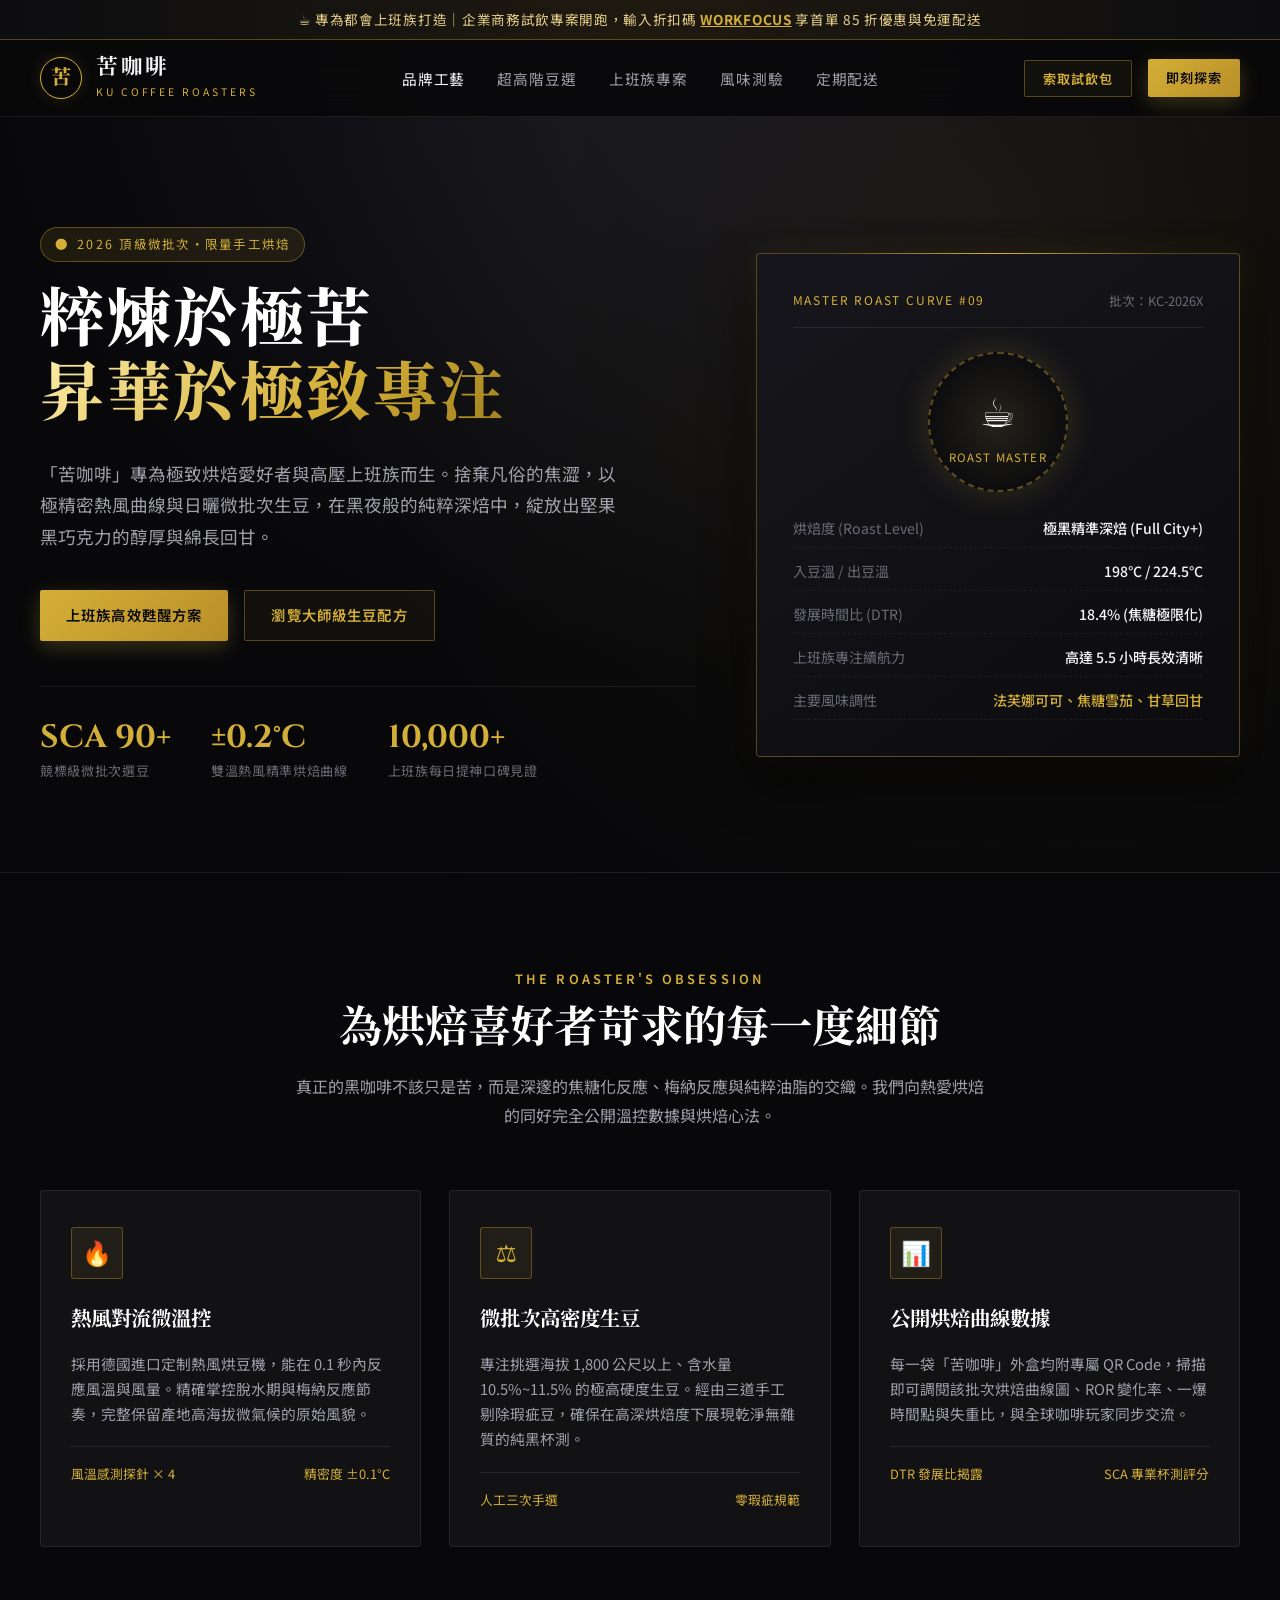
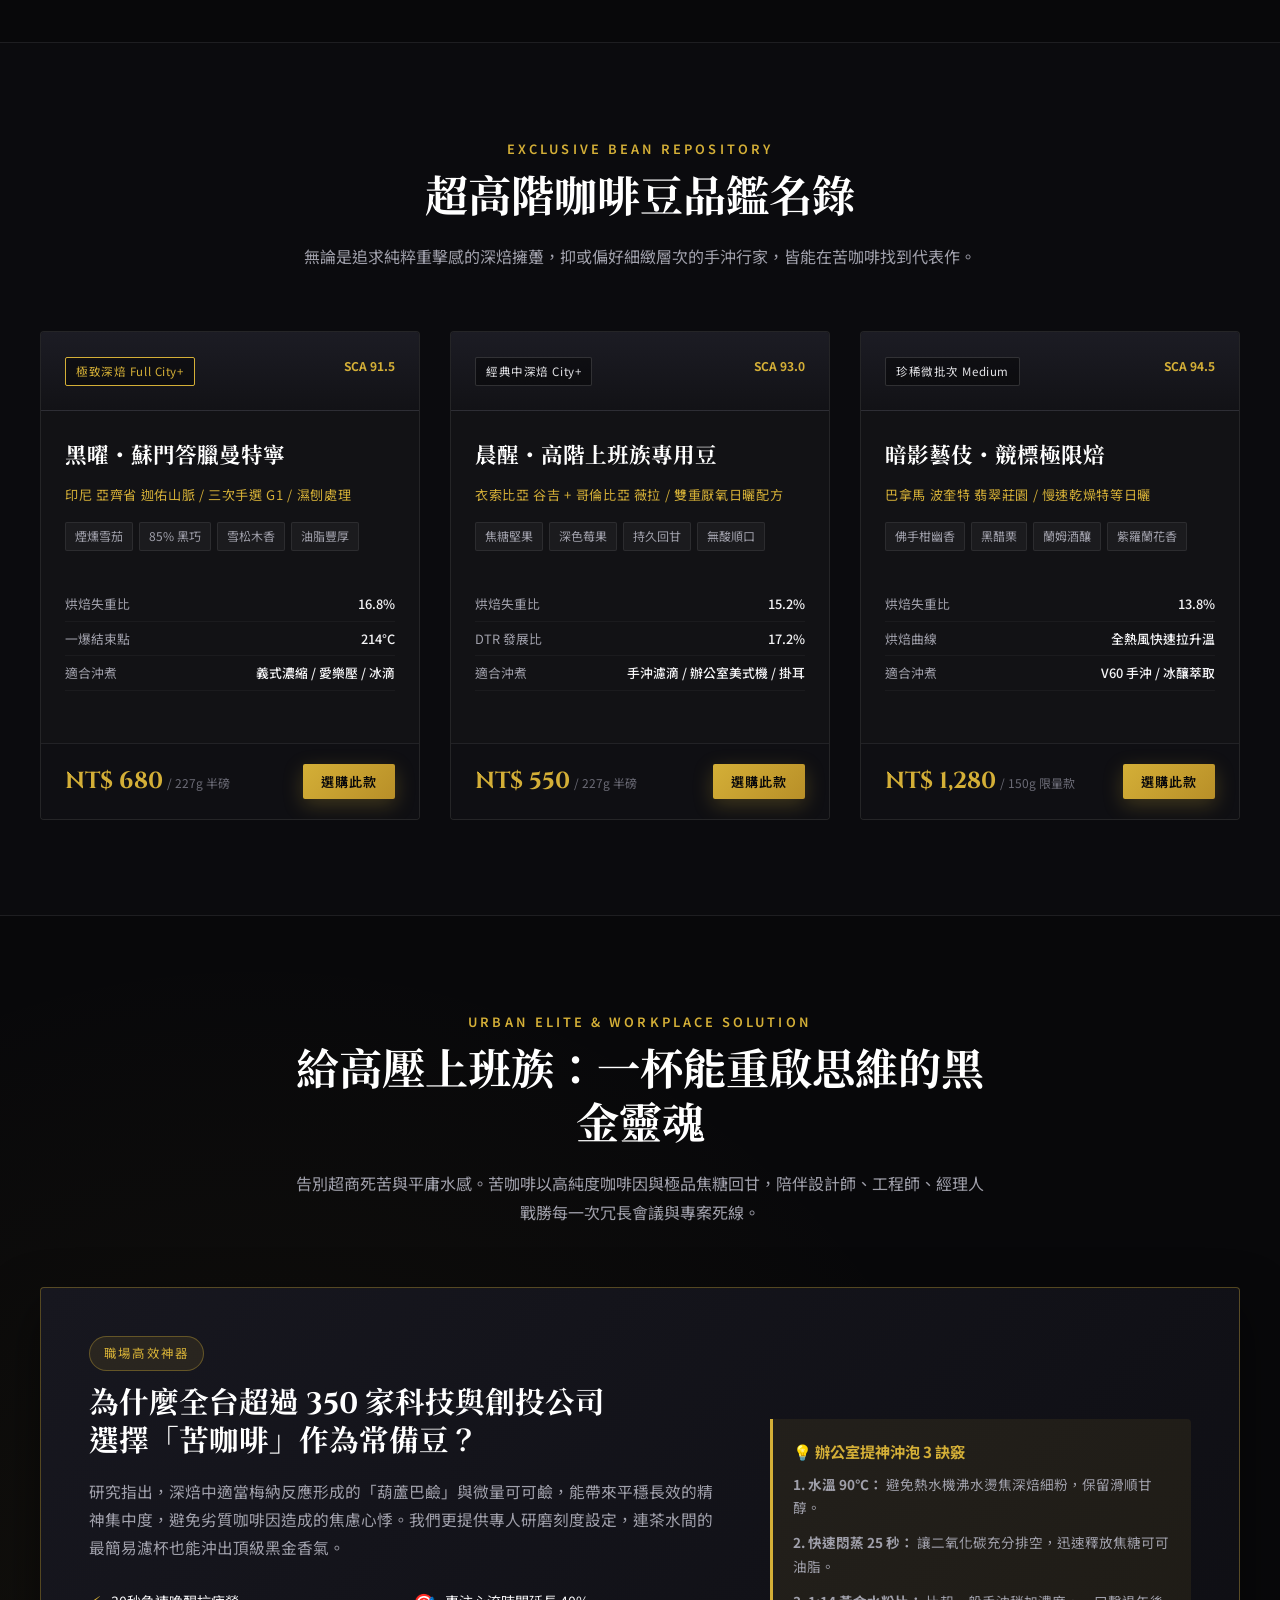
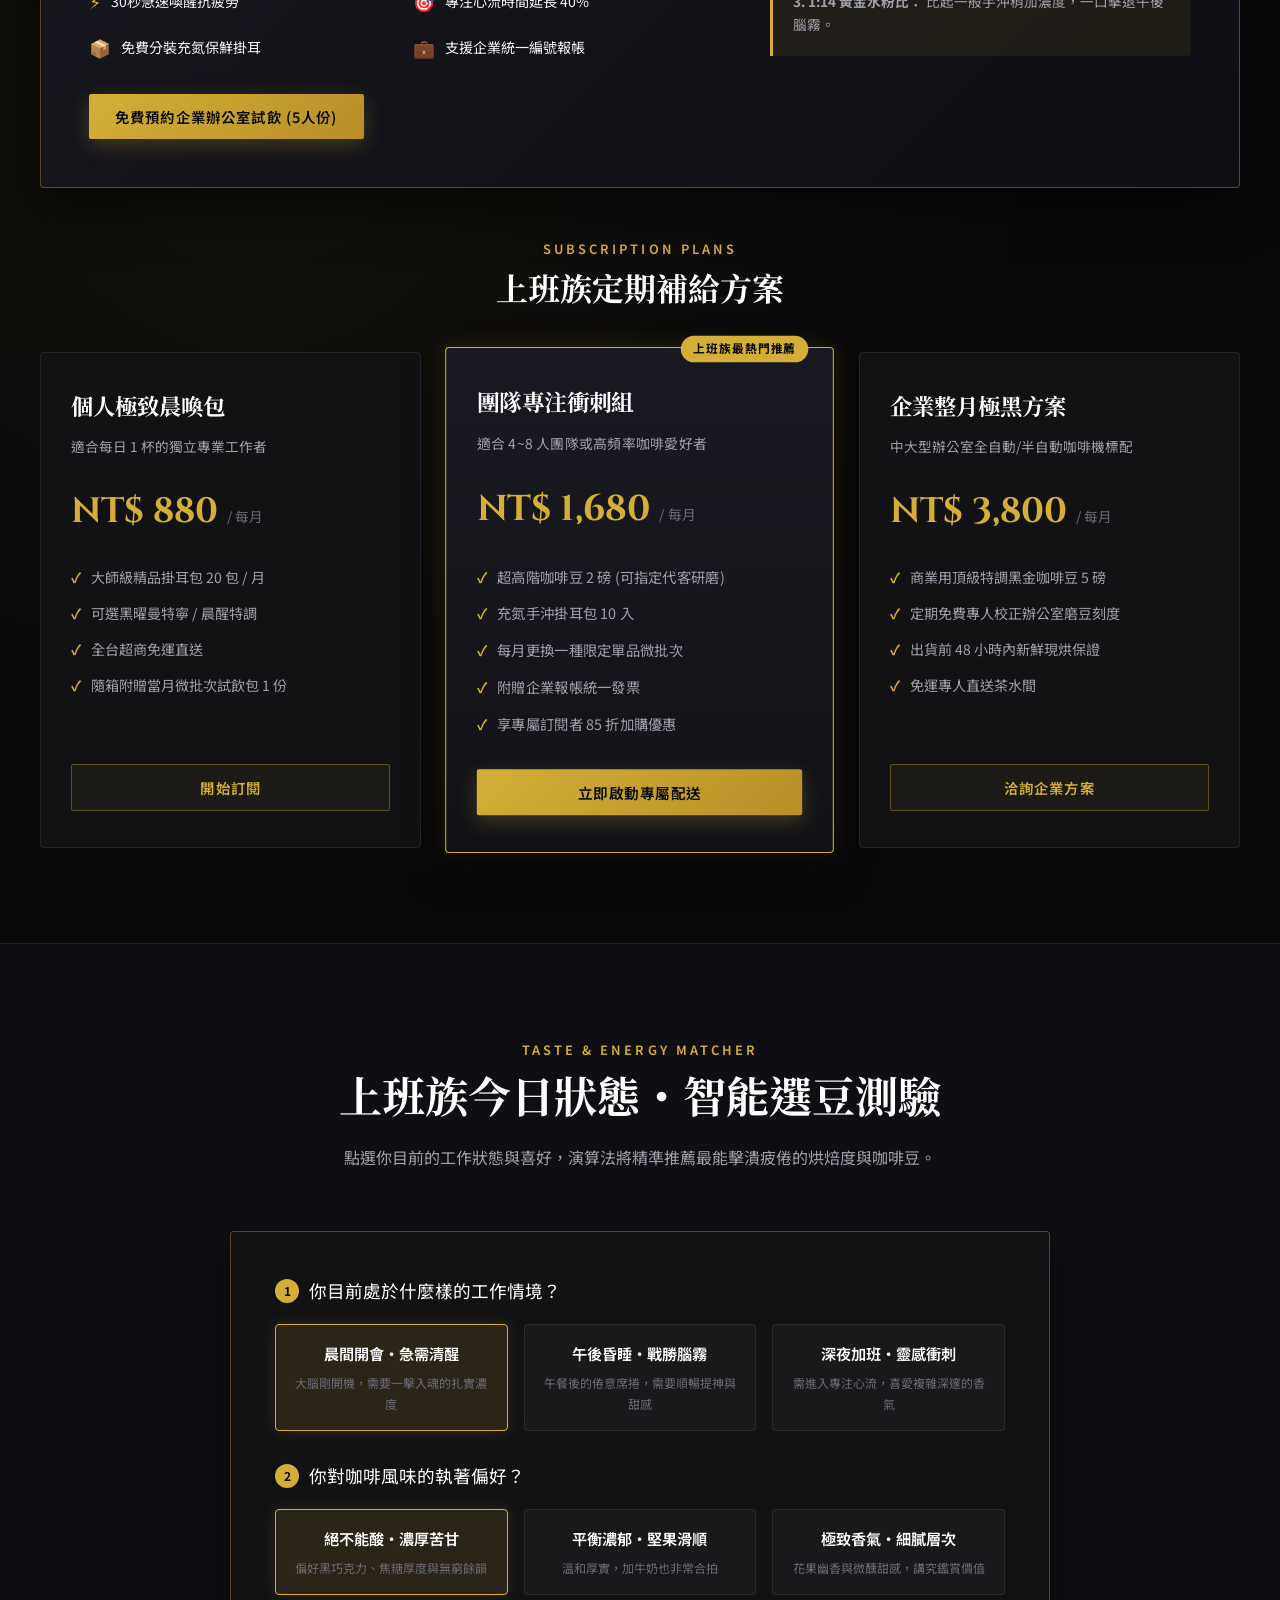
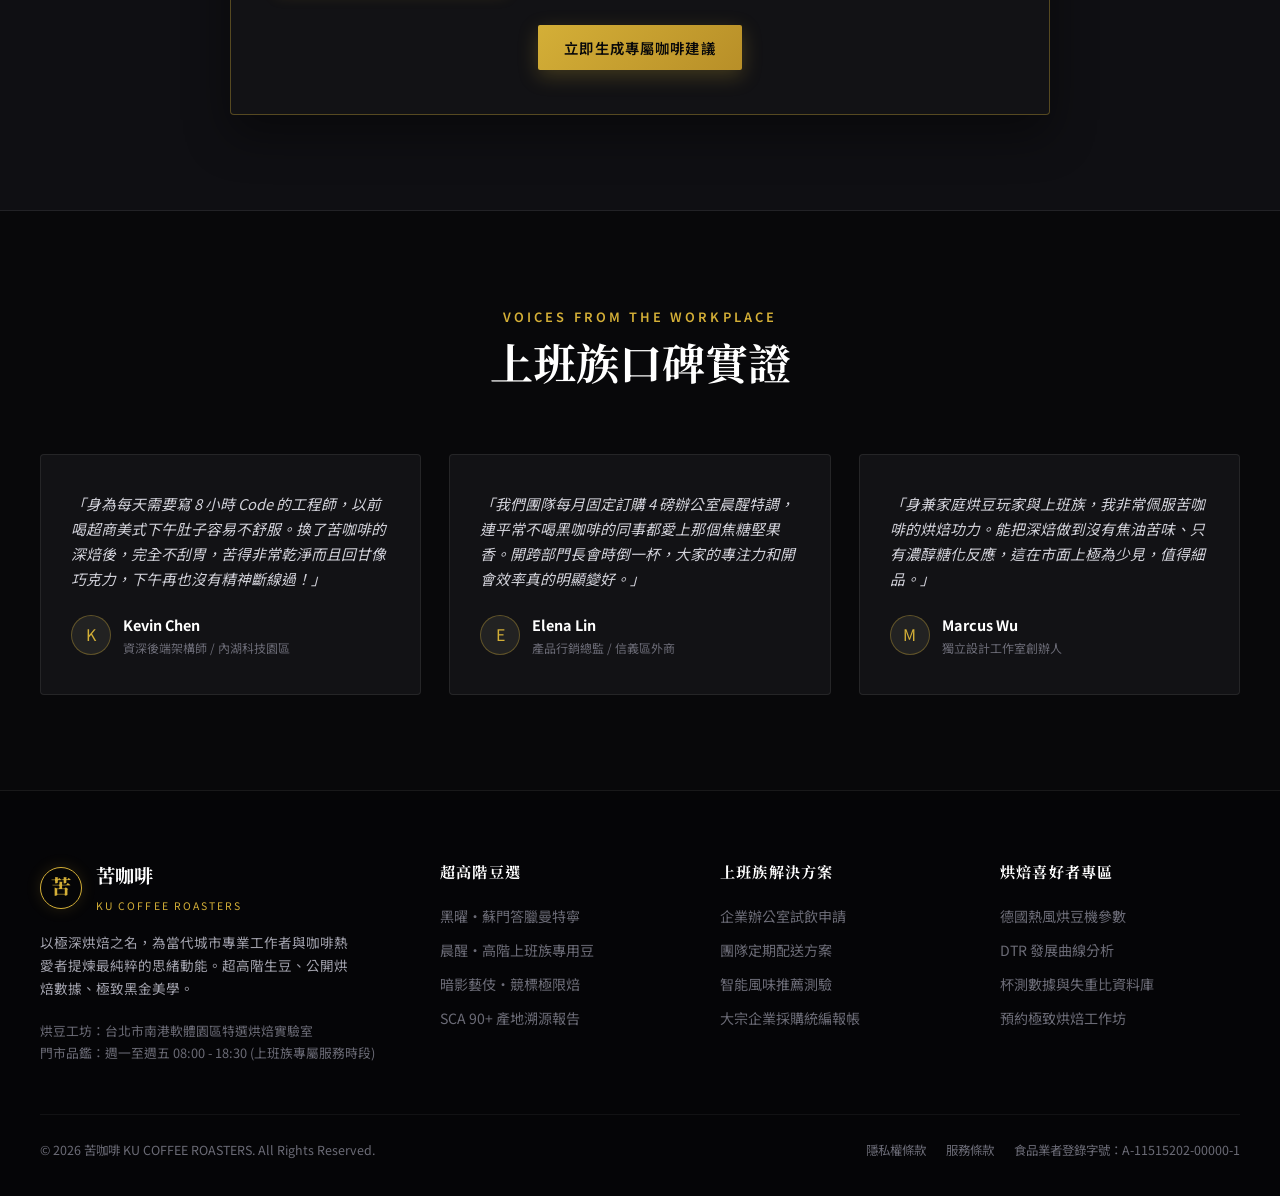
<file: outline/index.html>
<!DOCTYPE html>
<html lang="zh-Hant">
<head>
  <meta charset="UTF-8">
  <meta name="viewport" content="width=device-width, initial-scale=1.0">
  <meta name="description" content="苦咖啡 KU COFFEE｜專為烘焙喜好者與上班族打造的超高階黑金咖啡。極致烘焙工藝、SCA 90+ 頂級微批次生豆，喚醒整座城市的專注力。">
  <title>苦咖啡 KU COFFEE ROASTERS｜超高階烘焙咖啡豆・淬煉專注</title>
  
  <!-- Google Fonts -->
  <link rel="preconnect" href="https://fonts.googleapis.com">
  <link rel="preconnect" href="https://fonts.gstatic.com" crossorigin>
  <link href="https://fonts.googleapis.com/css2?family=Cinzel:wght@600;700;800;900&family=Noto+Sans+TC:wght@300;400;500;600;700&family=Noto+Serif+TC:wght@400;600;700;900&display=swap" rel="stylesheet">

  <style>
    /* CSS Variables & Reset */
    :root {
      --bg-deep: #08080a;
      --bg-card: #121215;
      --bg-elevated: #1a1a20;
      --bg-highlight: #24242c;
      --gold-primary: #d4af37;
      --gold-hover: #e5c358;
      --gold-muted: rgba(212, 175, 55, 0.25);
      --gold-glow: rgba(212, 175, 55, 0.15);
      --text-main: #f5f5f7;
      --text-muted: #a0a0ab;
      --text-dim: #6b6b76;
      --border-subtle: rgba(255, 255, 255, 0.08);
      --border-gold: rgba(212, 175, 55, 0.35);
      --font-serif: "Cinzel", "Noto Serif TC", serif;
      --font-sans: "Noto Sans TC", system-ui, -apple-system, sans-serif;
      --transition-smooth: all 0.3s cubic-bezier(0.2, 0.8, 0.2, 1);
    }

    * {
      margin: 0;
      padding: 0;
      box-sizing: border-box;
    }

    html {
      scroll-behavior: smooth;
      background-color: var(--bg-deep);
      color: var(--text-main);
      font-family: var(--font-sans);
      font-size: 16px;
      line-height: 1.7;
    }

    body {
      overflow-x: hidden;
      background: radial-gradient(circle at 50% 0%, #171720 0%, #08080a 60%);
      background-attachment: fixed;
    }

    a {
      color: inherit;
      text-decoration: none;
      transition: var(--transition-smooth);
    }

    button {
      font-family: inherit;
      cursor: pointer;
      border: none;
      background: none;
      transition: var(--transition-smooth);
    }

    .container {
      width: min(1200px, calc(100% - 48px));
      margin: 0 auto;
    }

    /* Top Banner for Office Workers */
    .top-announcement {
      background: linear-gradient(90deg, #0d0d10 0%, #1f1a10 50%, #0d0d10 100%);
      border-bottom: 1px solid var(--border-gold);
      padding: 8px 16px;
      font-size: 0.85rem;
      text-align: center;
      color: #e6ce8a;
      letter-spacing: 0.05em;
    }
    .top-announcement strong {
      color: var(--gold-primary);
      text-decoration: underline;
      cursor: pointer;
    }

    /* Navigation */
    .navbar {
      position: sticky;
      top: 0;
      z-index: 100;
      background: rgba(8, 8, 10, 0.88);
      backdrop-filter: blur(16px);
      -webkit-backdrop-filter: blur(16px);
      border-bottom: 1px solid var(--border-subtle);
    }

    .nav-inner {
      display: flex;
      align-items: center;
      justify-content: space-between;
      height: 76px;
    }

    .brand-logo {
      display: flex;
      align-items: center;
      gap: 14px;
    }

    .logo-emblem {
      width: 42px;
      height: 42px;
      border: 1.5px solid var(--gold-primary);
      border-radius: 50%;
      display: flex;
      align-items: center;
      justify-content: center;
      color: var(--gold-primary);
      font-family: var(--font-serif);
      font-weight: 800;
      font-size: 1.25rem;
      box-shadow: 0 0 15px var(--gold-glow);
    }

    .logo-text h1 {
      font-family: var(--font-serif);
      font-size: 1.35rem;
      letter-spacing: 0.12em;
      color: var(--text-main);
      font-weight: 700;
      line-height: 1.1;
    }

    .logo-text span {
      display: block;
      font-size: 0.65rem;
      letter-spacing: 0.28em;
      color: var(--gold-primary);
      text-transform: uppercase;
      margin-top: 3px;
    }

    .nav-menu {
      display: flex;
      align-items: center;
      gap: 32px;
      list-style: none;
    }

    .nav-menu a {
      font-size: 0.92rem;
      color: var(--text-muted);
      letter-spacing: 0.06em;
      position: relative;
      padding: 6px 0;
    }

    .nav-menu a:hover,
    .nav-menu a.active {
      color: var(--text-main);
    }

    .nav-menu a::after {
      content: '';
      position: absolute;
      bottom: 0;
      left: 0;
      width: 0%;
      height: 2px;
      background: var(--gold-primary);
      transition: width 0.3s ease;
    }

    .nav-menu a:hover::after {
      width: 100%;
    }

    .nav-actions {
      display: flex;
      align-items: center;
      gap: 16px;
    }

    /* Buttons */
    .btn {
      display: inline-flex;
      align-items: center;
      justify-content: center;
      gap: 8px;
      padding: 12px 26px;
      font-size: 0.9rem;
      font-weight: 600;
      letter-spacing: 0.08em;
      border-radius: 2px;
      transition: var(--transition-smooth);
    }

    .btn-gold {
      background: linear-gradient(135deg, #d4af37 0%, #b88f28 100%);
      color: #08080a;
      box-shadow: 0 6px 20px rgba(212, 175, 55, 0.25);
    }

    .btn-gold:hover {
      background: linear-gradient(135deg, #e5c358 0%, #c4992e 100%);
      box-shadow: 0 8px 26px rgba(212, 175, 55, 0.4);
      transform: translateY(-2px);
    }

    .btn-outline {
      border: 1px solid var(--border-gold);
      color: var(--gold-primary);
      background: rgba(212, 175, 55, 0.05);
    }

    .btn-outline:hover {
      background: rgba(212, 175, 55, 0.15);
      border-color: var(--gold-primary);
      color: #fff;
      transform: translateY(-2px);
    }

    .btn-sm {
      padding: 8px 18px;
      font-size: 0.82rem;
    }

    /* Mobile Hamburger */
    .mobile-toggle {
      display: none;
      flex-direction: column;
      gap: 5px;
      padding: 8px;
    }
    .mobile-toggle span {
      display: block;
      width: 24px;
      height: 2px;
      background: var(--text-main);
      transition: 0.3s;
    }

    /* Hero Section */
    .hero {
      position: relative;
      padding: 110px 0 90px;
      border-bottom: 1px solid var(--border-subtle);
      background: radial-gradient(circle at 80% 20%, rgba(212, 175, 55, 0.07) 0%, transparent 60%);
    }

    .hero-grid {
      display: grid;
      grid-template-columns: 1.15fr 0.85fr;
      align-items: center;
      gap: 60px;
    }

    .badge-label {
      display: inline-flex;
      align-items: center;
      gap: 8px;
      padding: 6px 14px;
      background: rgba(212, 175, 55, 0.1);
      border: 1px solid var(--border-gold);
      color: var(--gold-primary);
      font-size: 0.78rem;
      letter-spacing: 0.18em;
      text-transform: uppercase;
      border-radius: 20px;
      margin-bottom: 24px;
    }

    .hero-title {
      font-family: var(--font-serif);
      font-size: clamp(2.5rem, 5vw, 4rem);
      line-height: 1.15;
      font-weight: 800;
      letter-spacing: 0.04em;
      margin-bottom: 24px;
      color: #ffffff;
    }

    .hero-title .gold-accent {
      color: var(--gold-primary);
      font-style: normal;
      background: linear-gradient(135deg, #fceda8 0%, #d4af37 60%, #9e7d1c 100%);
      -webkit-background-clip: text;
      -webkit-text-fill-color: transparent;
    }

    .hero-desc {
      font-size: 1.1rem;
      color: var(--text-muted);
      line-height: 1.8;
      margin-bottom: 38px;
      max-width: 580px;
    }

    .hero-stats {
      display: flex;
      gap: 40px;
      margin-top: 45px;
      padding-top: 35px;
      border-top: 1px solid var(--border-subtle);
    }

    .stat-item h3 {
      font-family: var(--font-serif);
      font-size: 2rem;
      color: var(--gold-primary);
      font-weight: 700;
      line-height: 1;
    }

    .stat-item p {
      font-size: 0.82rem;
      color: var(--text-dim);
      margin-top: 6px;
      letter-spacing: 0.05em;
    }

    /* Hero Card Art / Visual */
    .hero-card {
      position: relative;
      background: linear-gradient(145deg, #16161c 0%, #0c0c0f 100%);
      border: 1px solid var(--border-gold);
      padding: 36px;
      border-radius: 4px;
      box-shadow: 0 25px 50px rgba(0, 0, 0, 0.6), 0 0 30px rgba(212, 175, 55, 0.08);
    }

    .hero-card::before {
      content: '';
      position: absolute;
      top: -1px;
      left: 15%;
      right: 15%;
      height: 1px;
      background: linear-gradient(90deg, transparent, var(--gold-primary), transparent);
    }

    .roast-profile-header {
      display: flex;
      justify-content: space-between;
      align-items: center;
      margin-bottom: 24px;
      border-bottom: 1px solid var(--border-subtle);
      padding-bottom: 16px;
    }

    .roast-tag {
      font-size: 0.75rem;
      color: var(--gold-primary);
      letter-spacing: 0.15em;
    }

    .visual-circle {
      width: 140px;
      height: 140px;
      margin: 10px auto 25px;
      border-radius: 50%;
      border: 2px dashed rgba(212, 175, 55, 0.4);
      display: flex;
      flex-direction: column;
      align-items: center;
      justify-content: center;
      position: relative;
      background: radial-gradient(circle, #252219 0%, #0d0d0f 70%);
      box-shadow: 0 0 35px rgba(212, 175, 55, 0.2);
    }

    .bean-icon {
      font-size: 2.5rem;
      margin-bottom: 4px;
    }

    .curve-info {
      list-style: none;
      display: flex;
      flex-direction: column;
      gap: 12px;
      font-size: 0.88rem;
    }

    .curve-info li {
      display: flex;
      justify-content: space-between;
      border-bottom: 1px dashed rgba(255, 255, 255, 0.06);
      padding-bottom: 6px;
    }

    .curve-info span {
      color: var(--text-dim);
    }

    .curve-info strong {
      color: var(--text-main);
      font-weight: 500;
    }

    /* Section Styling */
    section {
      padding: 95px 0;
    }

    .section-header {
      text-align: center;
      max-width: 700px;
      margin: 0 auto 60px;
    }

    .section-eyebrow {
      color: var(--gold-primary);
      font-size: 0.8rem;
      font-weight: 600;
      letter-spacing: 0.24em;
      text-transform: uppercase;
      margin-bottom: 12px;
      display: block;
    }

    .section-title {
      font-family: var(--font-serif);
      font-size: clamp(2rem, 3.5vw, 2.7rem);
      line-height: 1.25;
      color: #fff;
      font-weight: 700;
      margin-bottom: 16px;
    }

    .section-desc {
      color: var(--text-muted);
      font-size: 1rem;
      line-height: 1.8;
    }

    /* Section 1: Roaster Craft / 烘焙哲學 (針對烘焙喜好者) */
    .roast-craft-grid {
      display: grid;
      grid-template-columns: repeat(3, 1fr);
      gap: 28px;
    }

    .craft-card {
      background: var(--bg-card);
      border: 1px solid var(--border-subtle);
      padding: 36px 30px;
      border-radius: 4px;
      transition: var(--transition-smooth);
      position: relative;
    }

    .craft-card:hover {
      border-color: var(--gold-primary);
      transform: translateY(-6px);
      box-shadow: 0 15px 35px rgba(0, 0, 0, 0.4), 0 0 20px var(--gold-glow);
    }

    .craft-icon {
      width: 52px;
      height: 52px;
      background: rgba(212, 175, 55, 0.08);
      border: 1px solid var(--border-gold);
      display: flex;
      align-items: center;
      justify-content: center;
      font-size: 1.5rem;
      color: var(--gold-primary);
      margin-bottom: 24px;
      border-radius: 3px;
    }

    .craft-card h3 {
      font-family: var(--font-serif);
      font-size: 1.28rem;
      margin-bottom: 14px;
      color: #fff;
    }

    .craft-card p {
      color: var(--text-muted);
      font-size: 0.92rem;
      line-height: 1.7;
    }

    .craft-meta {
      margin-top: 20px;
      padding-top: 16px;
      border-top: 1px solid var(--border-subtle);
      font-size: 0.8rem;
      color: var(--gold-primary);
      display: flex;
      justify-content: space-between;
    }

    /* Section 2: Beans Showcase / 超高階咖啡豆 */
    .beans-section {
      background: #0b0b0e;
      border-top: 1px solid var(--border-subtle);
      border-bottom: 1px solid var(--border-subtle);
    }

    .beans-grid {
      display: grid;
      grid-template-columns: repeat(3, 1fr);
      gap: 30px;
    }

    .bean-card {
      background: var(--bg-card);
      border: 1px solid var(--border-subtle);
      border-radius: 4px;
      overflow: hidden;
      display: flex;
      flex-direction: column;
      transition: var(--transition-smooth);
    }

    .bean-card:hover {
      border-color: var(--border-gold);
      transform: translateY(-5px);
      box-shadow: 0 20px 40px rgba(0, 0, 0, 0.5);
    }

    .bean-header {
      background: linear-gradient(180deg, #1c1c24 0%, #121216 100%);
      padding: 24px;
      border-bottom: 1px solid var(--border-subtle);
      display: flex;
      justify-content: space-between;
      align-items: flex-start;
    }

    .roast-badge {
      display: inline-block;
      font-size: 0.72rem;
      padding: 4px 10px;
      background: rgba(0, 0, 0, 0.4);
      border: 1px solid rgba(255, 255, 255, 0.15);
      border-radius: 2px;
      color: #e4e4e7;
      letter-spacing: 0.05em;
    }

    .roast-badge.dark {
      border-color: var(--gold-primary);
      color: var(--gold-primary);
    }

    .bean-body {
      padding: 28px 24px;
      flex-grow: 1;
      display: flex;
      flex-direction: column;
    }

    .bean-name {
      font-family: var(--font-serif);
      font-size: 1.35rem;
      color: #fff;
      margin-bottom: 8px;
    }

    .bean-origin {
      font-size: 0.82rem;
      color: var(--gold-primary);
      margin-bottom: 16px;
      letter-spacing: 0.05em;
    }

    .flavor-tags {
      display: flex;
      flex-wrap: wrap;
      gap: 6px;
      margin-bottom: 20px;
    }

    .flavor-tag {
      font-size: 0.75rem;
      background: rgba(255, 255, 255, 0.04);
      border: 1px solid rgba(255, 255, 255, 0.08);
      padding: 3px 9px;
      border-radius: 2px;
      color: var(--text-muted);
    }

    /* Roasting specs table for enthusiasts */
    .specs-table {
      width: 100%;
      margin: 16px 0 24px;
      font-size: 0.8rem;
      border-collapse: collapse;
    }

    .specs-table td {
      padding: 6px 0;
      border-bottom: 1px solid rgba(255, 255, 255, 0.04);
      color: var(--text-muted);
    }

    .specs-table td:last-child {
      text-align: right;
      color: var(--text-main);
      font-weight: 500;
    }

    .bean-footer {
      padding: 18px 24px;
      background: #0f0f13;
      border-top: 1px solid var(--border-subtle);
      display: flex;
      justify-content: space-between;
      align-items: center;
    }

    .price-block .price {
      font-family: var(--font-serif);
      font-size: 1.45rem;
      color: var(--gold-primary);
      font-weight: 700;
    }

    .price-block .unit {
      font-size: 0.75rem;
      color: var(--text-dim);
    }

    /* Section 3: Office Worker Solutions / 吸引上班族消費咖啡 */
    .office-section {
      background: radial-gradient(circle at 20% 50%, rgba(212, 175, 55, 0.06) 0%, transparent 60%);
    }

    .office-feature-box {
      background: linear-gradient(135deg, #17171f 0%, #0e0e13 100%);
      border: 1px solid var(--border-gold);
      border-radius: 4px;
      padding: 48px;
      margin-bottom: 50px;
      position: relative;
      box-shadow: 0 20px 50px rgba(0, 0, 0, 0.5);
    }

    .office-feature-grid {
      display: grid;
      grid-template-columns: 1.2fr 0.8fr;
      gap: 50px;
      align-items: center;
    }

    .office-content h3 {
      font-family: var(--font-serif);
      font-size: 1.85rem;
      color: #fff;
      margin-bottom: 16px;
      line-height: 1.3;
    }

    .office-content p {
      color: var(--text-muted);
      font-size: 0.98rem;
      margin-bottom: 24px;
      line-height: 1.8;
    }

    .office-perks {
      display: grid;
      grid-template-columns: 1fr 1fr;
      gap: 16px;
      margin-bottom: 32px;
    }

    .perk-item {
      display: flex;
      align-items: center;
      gap: 10px;
      font-size: 0.88rem;
      color: var(--text-main);
    }

    .perk-icon {
      color: var(--gold-primary);
      font-size: 1.1rem;
    }

    .office-callout {
      background: rgba(212, 175, 55, 0.08);
      border-left: 3px solid var(--gold-primary);
      padding: 20px;
      border-radius: 0 4px 4px 0;
    }

    .office-callout h4 {
      color: var(--gold-primary);
      font-size: 0.95rem;
      margin-bottom: 8px;
    }

    .office-callout p {
      font-size: 0.85rem;
      color: var(--text-muted);
      margin: 0;
    }

    /* Subscription Plans for Workers */
    .plans-grid {
      display: grid;
      grid-template-columns: repeat(3, 1fr);
      gap: 28px;
    }

    .plan-card {
      background: var(--bg-card);
      border: 1px solid var(--border-subtle);
      border-radius: 4px;
      padding: 36px 30px;
      display: flex;
      flex-direction: column;
      position: relative;
      transition: var(--transition-smooth);
    }

    .plan-card.featured {
      border-color: var(--gold-primary);
      background: linear-gradient(180deg, #191922 0%, #121216 100%);
      box-shadow: 0 15px 40px rgba(0, 0, 0, 0.5), 0 0 25px var(--gold-glow);
      transform: scale(1.02);
    }

    .plan-badge {
      position: absolute;
      top: -12px;
      right: 24px;
      background: var(--gold-primary);
      color: #08080a;
      font-size: 0.72rem;
      font-weight: 700;
      padding: 3px 12px;
      border-radius: 20px;
      letter-spacing: 0.06em;
    }

    .plan-title {
      font-family: var(--font-serif);
      font-size: 1.4rem;
      color: #fff;
      margin-bottom: 8px;
    }

    .plan-desc {
      font-size: 0.85rem;
      color: var(--text-muted);
      margin-bottom: 24px;
    }

    .plan-price {
      font-family: var(--font-serif);
      font-size: 2.2rem;
      color: var(--gold-primary);
      font-weight: 700;
      margin-bottom: 24px;
    }

    .plan-price span {
      font-size: 0.85rem;
      color: var(--text-dim);
      font-family: var(--font-sans);
      font-weight: 400;
    }

    .plan-features {
      list-style: none;
      display: flex;
      flex-direction: column;
      gap: 12px;
      font-size: 0.88rem;
      color: var(--text-muted);
      margin-bottom: 32px;
      flex-grow: 1;
    }

    .plan-features li {
      display: flex;
      align-items: center;
      gap: 10px;
    }

    .plan-features li::before {
      content: '✓';
      color: var(--gold-primary);
      font-weight: bold;
    }

    /* Section 4: Interactive Taste Matcher (上班族專屬測驗) */
    .matcher-section {
      background: #0f0f13;
      border-top: 1px solid var(--border-subtle);
      border-bottom: 1px solid var(--border-subtle);
    }

    .matcher-container {
      max-width: 820px;
      margin: 0 auto;
      background: var(--bg-card);
      border: 1px solid var(--border-gold);
      padding: 44px;
      border-radius: 4px;
      box-shadow: 0 20px 45px rgba(0, 0, 0, 0.4);
    }

    .matcher-step-title {
      font-size: 1.1rem;
      color: #fff;
      margin-bottom: 18px;
      display: flex;
      align-items: center;
      gap: 10px;
    }

    .step-num {
      width: 24px;
      height: 24px;
      border-radius: 50%;
      background: var(--gold-primary);
      color: #08080a;
      display: flex;
      align-items: center;
      justify-content: center;
      font-size: 0.75rem;
      font-weight: bold;
    }

    .options-grid {
      display: grid;
      grid-template-columns: repeat(3, 1fr);
      gap: 16px;
      margin-bottom: 30px;
    }

    .option-btn {
      padding: 16px;
      background: rgba(255, 255, 255, 0.03);
      border: 1px solid var(--border-subtle);
      border-radius: 4px;
      text-align: center;
      cursor: pointer;
      transition: var(--transition-smooth);
    }

    .option-btn:hover {
      border-color: var(--border-gold);
      background: rgba(212, 175, 55, 0.05);
    }

    .option-btn.selected {
      border-color: var(--gold-primary);
      background: rgba(212, 175, 55, 0.12);
      box-shadow: 0 0 15px var(--gold-glow);
    }

    .option-btn .opt-title {
      display: block;
      color: #fff;
      font-weight: 600;
      font-size: 0.95rem;
      margin-bottom: 6px;
    }

    .option-btn .opt-desc {
      display: block;
      color: var(--text-dim);
      font-size: 0.75rem;
    }

    .matcher-result {
      background: rgba(0, 0, 0, 0.35);
      border: 1px dashed var(--gold-primary);
      padding: 24px;
      border-radius: 4px;
      margin-top: 24px;
      display: none;
      animation: fadeIn 0.4s ease;
    }

    .result-content {
      display: flex;
      justify-content: space-between;
      align-items: center;
      gap: 20px;
    }

    @keyframes fadeIn {
      from { opacity: 0; transform: translateY(8px); }
      to { opacity: 1; transform: translateY(0); }
    }

    /* Modal Styling */
    .modal-backdrop {
      position: fixed;
      inset: 0;
      background: rgba(0, 0, 0, 0.85);
      backdrop-filter: blur(8px);
      z-index: 1000;
      display: none;
      align-items: center;
      justify-content: center;
      padding: 20px;
    }

    .modal-backdrop.open {
      display: flex;
    }

    .modal-box {
      background: #15151c;
      border: 1px solid var(--gold-primary);
      width: min(540px, 100%);
      padding: 36px;
      border-radius: 4px;
      position: relative;
      box-shadow: 0 25px 60px rgba(0, 0, 0, 0.8), 0 0 40px var(--gold-glow);
    }

    .modal-close {
      position: absolute;
      top: 18px;
      right: 20px;
      color: var(--text-muted);
      font-size: 1.5rem;
      line-height: 1;
    }

    .modal-close:hover {
      color: #fff;
    }

    .modal-title {
      font-family: var(--font-serif);
      font-size: 1.5rem;
      color: #fff;
      margin-bottom: 8px;
    }

    .modal-subtitle {
      color: var(--text-muted);
      font-size: 0.88rem;
      margin-bottom: 24px;
    }

    .form-group {
      margin-bottom: 18px;
    }

    .form-group label {
      display: block;
      font-size: 0.82rem;
      color: var(--text-muted);
      margin-bottom: 6px;
      letter-spacing: 0.05em;
    }

    .form-group input,
    .form-group select {
      width: 100%;
      padding: 12px 14px;
      background: #0c0c10;
      border: 1px solid var(--border-subtle);
      border-radius: 2px;
      color: #fff;
      font-size: 0.9rem;
    }

    .form-group input:focus,
    .form-group select:focus {
      outline: none;
      border-color: var(--gold-primary);
      box-shadow: 0 0 10px var(--gold-glow);
    }

    /* Toast Notification */
    .toast {
      position: fixed;
      bottom: 30px;
      right: 30px;
      background: #171720;
      border: 1px solid var(--gold-primary);
      color: #fff;
      padding: 14px 24px;
      border-radius: 4px;
      font-size: 0.9rem;
      box-shadow: 0 10px 30px rgba(0,0,0,0.6);
      transform: translateY(100px);
      opacity: 0;
      transition: all 0.3s ease;
      z-index: 2000;
      display: flex;
      align-items: center;
      gap: 10px;
    }

    .toast.show {
      transform: translateY(0);
      opacity: 1;
    }

    /* Footer */
    footer {
      background: #050507;
      border-top: 1px solid var(--border-subtle);
      padding: 70px 0 35px;
      font-size: 0.88rem;
      color: var(--text-dim);
    }

    .footer-grid {
      display: grid;
      grid-template-columns: 1.5fr repeat(3, 1fr);
      gap: 40px;
      margin-bottom: 50px;
    }

    .footer-brand p {
      color: var(--text-muted);
      font-size: 0.85rem;
      margin: 16px 0 20px;
      max-width: 320px;
    }

    .footer-col h4 {
      font-family: var(--font-serif);
      color: #fff;
      font-size: 0.95rem;
      margin-bottom: 18px;
      letter-spacing: 0.08em;
    }

    .footer-col ul {
      list-style: none;
      display: flex;
      flex-direction: column;
      gap: 10px;
    }

    .footer-col a:hover {
      color: var(--gold-primary);
    }

    .footer-bottom {
      border-top: 1px solid rgba(255, 255, 255, 0.05);
      padding-top: 25px;
      display: flex;
      justify-content: space-between;
      align-items: center;
      font-size: 0.78rem;
    }

    /* Responsive */
    @media (max-width: 992px) {
      .hero-grid { grid-template-columns: 1fr; gap: 40px; }
      .roast-craft-grid, .beans-grid, .plans-grid { grid-template-columns: 1fr; }
      .office-feature-grid { grid-template-columns: 1fr; }
      .footer-grid { grid-template-columns: 1fr 1fr; }
      .options-grid { grid-template-columns: 1fr; }
    }

    @media (max-width: 768px) {
      .nav-menu { display: none; }
      .mobile-toggle { display: flex; }
      .hero-stats { flex-wrap: wrap; gap: 20px; }
      .result-content { flex-direction: column; align-items: flex-start; }
      .footer-grid { grid-template-columns: 1fr; }
      .footer-bottom { flex-direction: column; gap: 10px; text-align: center; }
    }
  </style>
</head>
<body>

  <!-- Top Announcement for Office Workers -->
  <aside class="top-announcement" aria-label="專屬優惠">
    ☕ 專為都會上班族打造｜企業商務試飲專案開跑，輸入折扣碼 <strong onclick="copyPromoCode('WORKFOCUS')">WORKFOCUS</strong> 享首單 85 折優惠與免運配送
  </aside>

  <!-- Navigation -->
  <header class="navbar">
    <div class="container nav-inner">
      <a href="#" class="brand-logo" aria-label="苦咖啡 首頁">
        <div class="logo-emblem">苦</div>
        <div class="logo-text">
          <h1>苦咖啡</h1>
          <span>KU COFFEE ROASTERS</span>
        </div>
      </a>

      <nav aria-label="主選單">
        <ul class="nav-menu">
          <li><a href="#about" class="active">品牌工藝</a></li>
          <li><a href="#beans">超高階豆選</a></li>
          <li><a href="#office">上班族專案</a></li>
          <li><a href="#matcher">風味測驗</a></li>
          <li><a href="#subscription">定期配送</a></li>
        </ul>
      </nav>

      <div class="nav-actions">
        <button class="btn btn-outline btn-sm" onclick="openOrderModal('企業試飲諮詢')">索取試飲包</button>
        <a href="#beans" class="btn btn-gold btn-sm">即刻探索</a>
        <button class="mobile-toggle" aria-label="開啟選單" onclick="toggleMobileMenu()">
          <span></span><span></span><span></span>
        </button>
      </div>
    </div>
  </header>

  <!-- Hero Section -->
  <section class="hero" id="home">
    <div class="container hero-grid">
      <div class="hero-text">
        <div class="badge-label">
          <span>●</span> 2026 頂級微批次・限量手工烘焙
        </div>
        <h2 class="hero-title">
          粹煉於極苦<br>
          <em class="gold-accent">昇華於極致專注</em>
        </h2>
        <p class="hero-desc">
          「苦咖啡」專為極致烘焙愛好者與高壓上班族而生。捨棄凡俗的焦澀，以極精密熱風曲線與日曬微批次生豆，在黑夜般的純粹深焙中，綻放出堅果黑巧克力的醇厚與綿長回甘。
        </p>
        <div style="display: flex; gap: 16px; flex-wrap: wrap;">
          <a href="#office" class="btn btn-gold">上班族高效甦醒方案</a>
          <a href="#beans" class="btn btn-outline">瀏覽大師級生豆配方</a>
        </div>

        <div class="hero-stats">
          <div class="stat-item">
            <h3>SCA 90+</h3>
            <p>競標級微批次選豆</p>
          </div>
          <div class="stat-item">
            <h3>±0.2°C</h3>
            <p>雙溫熱風精準烘焙曲線</p>
          </div>
          <div class="stat-item">
            <h3>10,000+</h3>
            <p>上班族每日提神口碑見證</p>
          </div>
        </div>
      </div>

      <!-- Hero Visual Card -->
      <div class="hero-card">
        <div class="roast-profile-header">
          <span class="roast-tag">MASTER ROAST CURVE #09</span>
          <span style="font-size: 0.8rem; color: var(--text-dim);">批次：KC-2026X</span>
        </div>
        
        <div class="visual-circle">
          <div class="bean-icon">☕</div>
          <span style="font-size: 0.72rem; color: var(--gold-primary); letter-spacing: 0.1em;">ROAST MASTER</span>
        </div>

        <ul class="curve-info">
          <li>
            <span>烘焙度 (Roast Level)</span>
            <strong>極黑精準深焙 (Full City+)</strong>
          </li>
          <li>
            <span>入豆溫 / 出豆溫</span>
            <strong>198°C / 224.5°C</strong>
          </li>
          <li>
            <span>發展時間比 (DTR)</span>
            <strong>18.4% (焦糖極限化)</strong>
          </li>
          <li>
            <span>上班族專注續航力</span>
            <strong>高達 5.5 小時長效清晰</strong>
          </li>
          <li>
            <span>主要風味調性</span>
            <strong style="color: var(--gold-primary);">法芙娜可可、焦糖雪茄、甘草回甘</strong>
          </li>
        </ul>
      </div>
    </div>
  </section>

  <!-- Section 1: Roasting Craftsmanship (烘焙喜好者專屬) -->
  <section id="about">
    <div class="container">
      <div class="section-header">
        <span class="section-eyebrow">THE ROASTER'S OBSESSION</span>
        <h2 class="section-title">為烘焙喜好者苛求的每一度細節</h2>
        <p class="section-desc">
          真正的黑咖啡不該只是苦，而是深邃的焦糖化反應、梅納反應與純粹油脂的交織。我們向熱愛烘焙的同好完全公開溫控數據與烘焙心法。
        </p>
      </div>

      <div class="roast-craft-grid">
        <div class="craft-card">
          <div class="craft-icon">🔥</div>
          <h3>熱風對流微溫控</h3>
          <p>
            採用德國進口定制熱風烘豆機，能在 0.1 秒內反應風溫與風量。精確掌控脫水期與梅納反應節奏，完整保留產地高海拔微氣候的原始風貌。
          </p>
          <div class="craft-meta">
            <span>風溫感測探針 × 4</span>
            <span>精密度 ±0.1°C</span>
          </div>
        </div>

        <div class="craft-card">
          <div class="craft-icon">⚖️</div>
          <h3>微批次高密度生豆</h3>
          <p>
            專注挑選海拔 1,800 公尺以上、含水量 10.5%~11.5% 的極高硬度生豆。經由三道手工剔除瑕疵豆，確保在高深烘焙度下展現乾淨無雜質的純黑杯測。
          </p>
          <div class="craft-meta">
            <span>人工三次手選</span>
            <span>零瑕疵規範</span>
          </div>
        </div>

        <div class="craft-card">
          <div class="craft-icon">📊</div>
          <h3>公開烘焙曲線數據</h3>
          <p>
            每一袋「苦咖啡」外盒均附專屬 QR Code，掃描即可調閱該批次烘焙曲線圖、ROR 變化率、一爆時間點與失重比，與全球咖啡玩家同步交流。
          </p>
          <div class="craft-meta">
            <span>DTR 發展比揭露</span>
            <span>SCA 專業杯測評分</span>
          </div>
        </div>
      </div>
    </div>
  </section>

  <!-- Section 2: Beans Showcase (超高階咖啡豆選) -->
  <section class="beans-section" id="beans">
    <div class="container">
      <div class="section-header">
        <span class="section-eyebrow">EXCLUSIVE BEAN REPOSITORY</span>
        <h2 class="section-title">超高階咖啡豆品鑑名錄</h2>
        <p class="section-desc">
          無論是追求純粹重擊感的深焙擁躉，抑或偏好細緻層次的手沖行家，皆能在苦咖啡找到代表作。
        </p>
      </div>

      <div class="beans-grid">
        <!-- Bean 1 -->
        <article class="bean-card">
          <div class="bean-header">
            <div>
              <span class="roast-badge dark">極致深焙 Full City+</span>
            </div>
            <span style="color: var(--gold-primary); font-size: 0.75rem; font-weight: 700;">SCA 91.5</span>
          </div>
          <div class="bean-body">
            <h3 class="bean-name">黑曜・蘇門答臘曼特寧</h3>
            <p class="bean-origin">印尼 亞齊省 迦佑山脈 / 三次手選 G1 / 濕刨處理</p>
            <div class="flavor-tags">
              <span class="flavor-tag">煙燻雪茄</span>
              <span class="flavor-tag">85% 黑巧</span>
              <span class="flavor-tag">雪松木香</span>
              <span class="flavor-tag">油脂豐厚</span>
            </div>
            <table class="specs-table">
              <tr>
                <td>烘焙失重比</td>
                <td>16.8%</td>
              </tr>
              <tr>
                <td>一爆結束點</td>
                <td>214°C</td>
              </tr>
              <tr>
                <td>適合沖煮</td>
                <td>義式濃縮 / 愛樂壓 / 冰滴</td>
              </tr>
            </table>
          </div>
          <div class="bean-footer">
            <div class="price-block">
              <span class="price">NT$ 680</span>
              <span class="unit">/ 227g 半磅</span>
            </div>
            <button class="btn btn-gold btn-sm" onclick="openOrderModal('黑曜・蘇門答臘曼特寧')">選購此款</button>
          </div>
        </article>

        <!-- Bean 2 -->
        <article class="bean-card">
          <div class="bean-header">
            <div>
              <span class="roast-badge">經典中深焙 City+</span>
            </div>
            <span style="color: var(--gold-primary); font-size: 0.75rem; font-weight: 700;">SCA 93.0</span>
          </div>
          <div class="bean-body">
            <h3 class="bean-name">晨醒・高階上班族專用豆</h3>
            <p class="bean-origin">衣索比亞 谷吉 + 哥倫比亞 薇拉 / 雙重厭氧日曬配方</p>
            <div class="flavor-tags">
              <span class="flavor-tag">焦糖堅果</span>
              <span class="flavor-tag">深色莓果</span>
              <span class="flavor-tag">持久回甘</span>
              <span class="flavor-tag">無酸順口</span>
            </div>
            <table class="specs-table">
              <tr>
                <td>烘焙失重比</td>
                <td>15.2%</td>
              </tr>
              <tr>
                <td>DTR 發展比</td>
                <td>17.2%</td>
              </tr>
              <tr>
                <td>適合沖煮</td>
                <td>手沖濾滴 / 辦公室美式機 / 掛耳</td>
              </tr>
            </table>
          </div>
          <div class="bean-footer">
            <div class="price-block">
              <span class="price">NT$ 550</span>
              <span class="unit">/ 227g 半磅</span>
            </div>
            <button class="btn btn-gold btn-sm" onclick="openOrderModal('晨醒・高階上班族專用豆')">選購此款</button>
          </div>
        </article>

        <!-- Bean 3 -->
        <article class="bean-card">
          <div class="bean-header">
            <div>
              <span class="roast-badge">珍稀微批次 Medium</span>
            </div>
            <span style="color: var(--gold-primary); font-size: 0.75rem; font-weight: 700;">SCA 94.5</span>
          </div>
          <div class="bean-body">
            <h3 class="bean-name">暗影藝伎・競標極限焙</h3>
            <p class="bean-origin">巴拿馬 波奎特 翡翠莊園 / 慢速乾燥特等日曬</p>
            <div class="flavor-tags">
              <span class="flavor-tag">佛手柑幽香</span>
              <span class="flavor-tag">黑醋栗</span>
              <span class="flavor-tag">蘭姆酒釀</span>
              <span class="flavor-tag">紫羅蘭花香</span>
            </div>
            <table class="specs-table">
              <tr>
                <td>烘焙失重比</td>
                <td>13.8%</td>
              </tr>
              <tr>
                <td>烘焙曲線</td>
                <td>全熱風快速拉升溫</td>
              </tr>
              <tr>
                <td>適合沖煮</td>
                <td>V60 手沖 / 冰釀萃取</td>
              </tr>
            </table>
          </div>
          <div class="bean-footer">
            <div class="price-block">
              <span class="price">NT$ 1,280</span>
              <span class="unit">/ 150g 限量款</span>
            </div>
            <button class="btn btn-gold btn-sm" onclick="openOrderModal('暗影藝伎・競標極限焙')">選購此款</button>
          </div>
        </article>
      </div>
    </div>
  </section>

  <!-- Section 3: Office Worker Solutions (吸引上班族消費) -->
  <section class="office-section" id="office">
    <div class="container">
      <div class="section-header">
        <span class="section-eyebrow">URBAN ELITE & WORKPLACE SOLUTION</span>
        <h2 class="section-title">給高壓上班族：一杯能重啟思維的黑金靈魂</h2>
        <p class="section-desc">
          告別超商死苦與平庸水感。苦咖啡以高純度咖啡因與極品焦糖回甘，陪伴設計師、工程師、經理人戰勝每一次冗長會議與專案死線。
        </p>
      </div>

      <!-- Feature Big Card -->
      <div class="office-feature-box">
        <div class="office-feature-grid">
          <div class="office-content">
            <div class="badge-label" style="margin-bottom: 14px;">職場高效神器</div>
            <h3>為什麼全台超過 350 家科技與創投公司<br>選擇「苦咖啡」作為常備豆？</h3>
            <p>
              研究指出，深焙中適當梅納反應形成的「葫蘆巴鹼」與微量可可鹼，能帶來平穩長效的精神集中度，避免劣質咖啡因造成的焦慮心悸。我們更提供專人研磨刻度設定，連茶水間的最簡易濾杯也能沖出頂級黑金香氣。
            </p>
            
            <div class="office-perks">
              <div class="perk-item"><span class="perk-icon">⚡</span> 30秒急速喚醒抗疲勞</div>
              <div class="perk-item"><span class="perk-icon">🎯</span> 專注心流時間延長 40%</div>
              <div class="perk-item"><span class="perk-icon">📦</span> 免費分裝充氮保鮮掛耳</div>
              <div class="perk-item"><span class="perk-icon">💼</span> 支援企業統一編號報帳</div>
            </div>

            <button class="btn btn-gold" onclick="openOrderModal('上班族企業試飲方案申請')">免費預約企業辦公室試飲 (5人份)</button>
          </div>

          <div class="office-callout">
            <h4>💡 辦公室提神沖泡 3 訣竅</h4>
            <p style="margin-bottom: 12px;"><strong>1. 水溫 90°C：</strong> 避免熱水機沸水燙焦深焙細粉，保留滑順甘醇。</p>
            <p style="margin-bottom: 12px;"><strong>2. 快速悶蒸 25 秒：</strong> 讓二氧化碳充分排空，迅速釋放焦糖可可油脂。</p>
            <p><strong>3. 1:14 黃金水粉比：</strong> 比起一般手沖稍加濃度，一口擊退午後腦霧。</p>
          </div>
        </div>
      </div>

      <!-- Workplace Subscriptions -->
      <div class="section-header" style="margin-bottom: 40px;" id="subscription">
        <span class="section-eyebrow">SUBSCRIPTION PLANS</span>
        <h2 class="section-title" style="font-size: 2rem;">上班族定期補給方案</h2>
      </div>

      <div class="plans-grid">
        <!-- Plan 1 -->
        <div class="plan-card">
          <h3 class="plan-title">個人極致晨喚包</h3>
          <p class="plan-desc">適合每日 1 杯的獨立專業工作者</p>
          <div class="plan-price">NT$ 880 <span>/ 每月</span></div>
          <ul class="plan-features">
            <li>大師級精品掛耳包 20 包 / 月</li>
            <li>可選黑曜曼特寧 / 晨醒特調</li>
            <li>全台超商免運直送</li>
            <li>隨箱附贈當月微批次試飲包 1 份</li>
          </ul>
          <button class="btn btn-outline" onclick="openOrderModal('訂閱：個人極致晨喚包')">開始訂閱</button>
        </div>

        <!-- Plan 2 -->
        <div class="plan-card featured">
          <div class="plan-badge">上班族最熱門推薦</div>
          <h3 class="plan-title">團隊專注衝刺組</h3>
          <p class="plan-desc">適合 4~8 人團隊或高頻率咖啡愛好者</p>
          <div class="plan-price">NT$ 1,680 <span>/ 每月</span></div>
          <ul class="plan-features">
            <li>超高階咖啡豆 2 磅 (可指定代客研磨)</li>
            <li>充氮手沖掛耳包 10 入</li>
            <li>每月更換一種限定單品微批次</li>
            <li>附贈企業報帳統一發票</li>
            <li>享專屬訂閱者 85 折加購優惠</li>
          </ul>
          <button class="btn btn-gold" onclick="openOrderModal('訂閱：團隊專注衝刺組')">立即啟動專屬配送</button>
        </div>

        <!-- Plan 3 -->
        <div class="plan-card">
          <h3 class="plan-title">企業整月極黑方案</h3>
          <p class="plan-desc">中大型辦公室全自動/半自動咖啡機標配</p>
          <div class="plan-price">NT$ 3,800 <span>/ 每月</span></div>
          <ul class="plan-features">
            <li>商業用頂級特調黑金咖啡豆 5 磅</li>
            <li>定期免費專人校正辦公室磨豆刻度</li>
            <li>出貨前 48 小時內新鮮現烘保證</li>
            <li>免運專人直送茶水間</li>
          </ul>
          <button class="btn btn-outline" onclick="openOrderModal('訂閱：企業整月極黑方案')">洽詢企業方案</button>
        </div>
      </div>
    </div>
  </section>

  <!-- Section 4: Interactive Matcher (上班族專屬互動測驗) -->
  <section class="matcher-section" id="matcher">
    <div class="container">
      <div class="section-header">
        <span class="section-eyebrow">TASTE & ENERGY MATCHER</span>
        <h2 class="section-title">上班族今日狀態・智能選豆測驗</h2>
        <p class="section-desc">
          點選你目前的工作狀態與喜好，演算法將精準推薦最能擊潰疲倦的烘焙度與咖啡豆。
        </p>
      </div>

      <div class="matcher-container">
        <!-- Question 1 -->
        <div class="matcher-step-title">
          <span class="step-num">1</span> 你目前處於什麼樣的工作情境？
        </div>
        <div class="options-grid" id="step1-options">
          <div class="option-btn selected" onclick="selectOption(this, 1, 'morning')">
            <span class="opt-title">晨間開會・急需清醒</span>
            <span class="opt-desc">大腦剛開機，需要一擊入魂的扎實濃度</span>
          </div>
          <div class="option-btn" onclick="selectOption(this, 1, 'afternoon')">
            <span class="opt-title">午後昏睡・戰勝腦霧</span>
            <span class="opt-desc">午餐後的倦意席捲，需要順暢提神與甜感</span>
          </div>
          <div class="option-btn" onclick="selectOption(this, 1, 'overtime')">
            <span class="opt-title">深夜加班・靈感衝刺</span>
            <span class="opt-desc">需進入專注心流，喜愛複雜深邃的香氣</span>
          </div>
        </div>

        <!-- Question 2 -->
        <div class="matcher-step-title">
          <span class="step-num">2</span> 你對咖啡風味的執著偏好？
        </div>
        <div class="options-grid" id="step2-options">
          <div class="option-btn selected" onclick="selectOption(this, 2, 'dark')">
            <span class="opt-title">絕不能酸・濃厚苦甘</span>
            <span class="opt-desc">偏好黑巧克力、焦糖厚度與無窮餘韻</span>
          </div>
          <div class="option-btn" onclick="selectOption(this, 2, 'balance')">
            <span class="opt-title">平衡濃郁・堅果滑順</span>
            <span class="opt-desc">溫和厚實，加牛奶也非常合拍</span>
          </div>
          <div class="option-btn" onclick="selectOption(this, 2, 'aroma')">
            <span class="opt-title">極致香氣・細膩層次</span>
            <span class="opt-desc">花果幽香與微醺甜感，講究鑑賞價值</span>
          </div>
        </div>

        <div style="text-align: center; margin-top: 20px;">
          <button class="btn btn-gold" onclick="calculateMatch()">立即生成專屬咖啡建議</button>
        </div>

        <!-- Result Box -->
        <div class="matcher-result" id="matcher-result">
          <div class="result-content">
            <div>
              <span style="color: var(--gold-primary); font-size: 0.8rem; letter-spacing: 0.1em; font-weight: 700;">RECOMMENDED FOR YOU</span>
              <h3 id="result-bean-name" style="font-family: var(--font-serif); font-size: 1.4rem; color: #fff; margin: 6px 0;">黑曜・蘇門答臘曼特寧（極黑深焙）</h3>
              <p id="result-reason" style="color: var(--text-muted); font-size: 0.88rem; max-width: 500px;">
                針對你的晨間抗疲勞需求，此款曼特寧透過 224°C 極限高溫烘焙，完全消除酸感，並釋放出醇厚的 85% 黑巧克力與雪松煙燻香，能為大腦注入長達 5 小時的純淨清晰度。
              </p>
            </div>
            <button class="btn btn-gold btn-sm" id="result-cta-btn" onclick="orderFromMatcher()">立即以此款下單 (85折)</button>
          </div>
        </div>
      </div>
    </div>
  </section>

  <!-- Section 5: Customer Testimonials -->
  <section style="background: #08080a;">
    <div class="container">
      <div class="section-header">
        <span class="section-eyebrow">VOICES FROM THE WORKPLACE</span>
        <h2 class="section-title">上班族口碑實證</h2>
      </div>

      <div class="roast-craft-grid">
        <div class="craft-card">
          <p style="font-style: italic; color: #d0d0d8; margin-bottom: 20px;">
            「身為每天需要寫 8 小時 Code 的工程師，以前喝超商美式下午肚子容易不舒服。換了苦咖啡的深焙後，完全不刮胃，苦得非常乾淨而且回甘像巧克力，下午再也沒有精神斷線過！」
          </p>
          <div style="display: flex; align-items: center; gap: 12px;">
            <div style="width: 40px; height: 40px; border-radius: 50%; background: #222; border: 1px solid var(--border-gold); display: flex; align-items: center; justify-content: center; color: var(--gold-primary);">K</div>
            <div>
              <strong style="color: #fff; font-size: 0.9rem;">Kevin Chen</strong>
              <div style="font-size: 0.75rem; color: var(--text-dim);">資深後端架構師 / 內湖科技園區</div>
            </div>
          </div>
        </div>

        <div class="craft-card">
          <p style="font-style: italic; color: #d0d0d8; margin-bottom: 20px;">
            「我們團隊每月固定訂購 4 磅辦公室晨醒特調，連平常不喝黑咖啡的同事都愛上那個焦糖堅果香。開跨部門長會時倒一杯，大家的專注力和開會效率真的明顯變好。」
          </p>
          <div style="display: flex; align-items: center; gap: 12px;">
            <div style="width: 40px; height: 40px; border-radius: 50%; background: #222; border: 1px solid var(--border-gold); display: flex; align-items: center; justify-content: center; color: var(--gold-primary);">E</div>
            <div>
              <strong style="color: #fff; font-size: 0.9rem;">Elena Lin</strong>
              <div style="font-size: 0.75rem; color: var(--text-dim);">產品行銷總監 / 信義區外商</div>
            </div>
          </div>
        </div>

        <div class="craft-card">
          <p style="font-style: italic; color: #d0d0d8; margin-bottom: 20px;">
            「身兼家庭烘豆玩家與上班族，我非常佩服苦咖啡的烘焙功力。能把深焙做到沒有焦油苦味、只有濃醇糖化反應，這在市面上極為少見，值得細品。」
          </p>
          <div style="display: flex; align-items: center; gap: 12px;">
            <div style="width: 40px; height: 40px; border-radius: 50%; background: #222; border: 1px solid var(--border-gold); display: flex; align-items: center; justify-content: center; color: var(--gold-primary);">M</div>
            <div>
              <strong style="color: #fff; font-size: 0.9rem;">Marcus Wu</strong>
              <div style="font-size: 0.75rem; color: var(--text-dim);">獨立設計工作室創辦人</div>
            </div>
          </div>
        </div>
      </div>
    </div>
  </section>

  <!-- Order / Inquiry Modal -->
  <div class="modal-backdrop" id="orderModal" onclick="closeModalOnBackdrop(event)">
    <div class="modal-box">
      <button class="modal-close" onclick="closeModal()">&times;</button>
      <h3 class="modal-title" id="modalTitle">即刻訂購 / 索取體驗</h3>
      <p class="modal-subtitle">留下您的收件資訊，我們將於 24 小時內新鮮烘焙並為您出貨。</p>

      <form onsubmit="handleFormSubmit(event)">
        <div class="form-group">
          <label for="form-item">選購品項 / 專案</label>
          <input type="text" id="form-item" readonly style="color: var(--gold-primary); font-weight: 600;">
        </div>

        <div class="form-group">
          <label for="form-name">您的姓名 / 稱謂</label>
          <input type="text" id="form-name" required placeholder="例如：陳先生 / 林小姐">
        </div>

        <div class="form-group">
          <label for="form-phone">聯絡電話</label>
          <input type="tel" id="form-phone" required placeholder="0912-345-678">
        </div>

        <div class="form-group">
          <label for="form-identity">身份與用途</label>
          <select id="form-identity">
            <option value="office">上班族個人日常飲用</option>
            <option value="company">企業辦公室 / 團隊試飲採購</option>
            <option value="enthusiast">烘焙愛好者交流與原豆品鑑</option>
          </select>
        </div>

        <div class="form-group">
          <label for="form-grind">研磨刻度需求</label>
          <select id="form-grind">
            <option value="whole">不研磨（全豆保鮮，適合有磨豆機者）</option>
            <option value="drip">代客研磨（手沖濾滴 / 辦公室美式機）</option>
            <option value="espresso">代客研磨（義式濃縮機 / 摩卡壺）</option>
            <option value="bag">掛耳包規格（免研磨）</option>
          </select>
        </div>

        <div class="form-group">
          <label for="form-promo">專屬優惠代碼</label>
          <input type="text" id="form-promo" placeholder="輸入 WORKFOCUS 享 85 折">
        </div>

        <div style="display: flex; gap: 12px; margin-top: 24px;">
          <button type="submit" class="btn btn-gold" style="width: 100%;">確認送出訂單</button>
        </div>
      </form>
    </div>
  </div>

  <!-- Toast Notification -->
  <div class="toast" id="toastMessage">
    <span>✓</span> <span id="toastText">優惠碼已成功複製！</span>
  </div>

  <!-- Footer -->
  <footer>
    <div class="container footer-grid">
      <div class="footer-brand">
        <div class="brand-logo" style="margin-bottom: 12px;">
          <div class="logo-emblem">苦</div>
          <div class="logo-text">
            <div style="font-family: var(--font-serif); font-size: 1.2rem; font-weight: bold; color: #fff;">苦咖啡</div>
            <span style="font-size: 0.65rem; color: var(--gold-primary); letter-spacing: 0.2em;">KU COFFEE ROASTERS</span>
          </div>
        </div>
        <p>
          以極深烘焙之名，為當代城市專業工作者與咖啡熱愛者提煉最純粹的思緒動能。超高階生豆、公開烘焙數據、極致黑金美學。
        </p>
        <div style="color: var(--text-dim); font-size: 0.8rem;">
          烘豆工坊：台北市南港軟體園區特選烘焙實驗室<br>
          門市品鑑：週一至週五 08:00 - 18:30 (上班族專屬服務時段)
        </div>
      </div>

      <div class="footer-col">
        <h4>超高階豆選</h4>
        <ul>
          <li><a href="#beans">黑曜・蘇門答臘曼特寧</a></li>
          <li><a href="#beans">晨醒・高階上班族專用豆</a></li>
          <li><a href="#beans">暗影藝伎・競標極限焙</a></li>
          <li><a href="#about">SCA 90+ 產地溯源報告</a></li>
        </ul>
      </div>

      <div class="footer-col">
        <h4>上班族解決方案</h4>
        <ul>
          <li><a href="#office">企業辦公室試飲申請</a></li>
          <li><a href="#subscription">團隊定期配送方案</a></li>
          <li><a href="#matcher">智能風味推薦測驗</a></li>
          <li><a href="#home">大宗企業採購統編報帳</a></li>
        </ul>
      </div>

      <div class="footer-col">
        <h4>烘焙喜好者專區</h4>
        <ul>
          <li><a href="#about">德國熱風烘豆機參數</a></li>
          <li><a href="#about">DTR 發展曲線分析</a></li>
          <li><a href="#about">杯測數據與失重比資料庫</a></li>
          <li><a href="#about">預約極致烘焙工作坊</a></li>
        </ul>
      </div>
    </div>

    <div class="container footer-bottom">
      <div>&copy; 2026 苦咖啡 KU COFFEE ROASTERS. All Rights Reserved.</div>
      <div style="display: flex; gap: 20px;">
        <a href="#">隱私權條款</a>
        <a href="#">服務條款</a>
        <a href="#">食品業者登錄字號：A-11515202-00000-1</a>
      </div>
    </div>
  </footer>

  <!-- JavaScript Interactions -->
  <script>
    // State for interactive quiz
    let selectedStep1 = 'morning';
    let selectedStep2 = 'dark';
    let currentMatchedItem = '黑曜・蘇門答臘曼特寧';

    function selectOption(elem, step, value) {
      const parent = elem.parentElement;
      const buttons = parent.querySelectorAll('.option-btn');
      buttons.forEach(btn => btn.classList.remove('selected'));
      elem.classList.add('selected');

      if (step === 1) selectedStep1 = value;
      if (step === 2) selectedStep2 = value;
    }

    function calculateMatch() {
      const resultBox = document.getElementById('matcher-result');
      const beanNameEl = document.getElementById('result-bean-name');
      const reasonEl = document.getElementById('result-reason');

      if (selectedStep2 === 'dark' || selectedStep1 === 'morning') {
        currentMatchedItem = '黑曜・蘇門答臘曼特寧（極黑深焙）';
        beanNameEl.textContent = currentMatchedItem;
        reasonEl.textContent = '專為急需晨間開機或排斥酸感設計。透過 224°C 極限高溫烘焙徹底封存油脂，帶來 85% 黑巧與雪松煙燻香，能為大腦注入長達 5 小時的純淨清晰度。';
      } else if (selectedStep2 === 'aroma' || selectedStep1 === 'overtime') {
        currentMatchedItem = '暗影藝伎・競標極限焙';
        beanNameEl.textContent = currentMatchedItem;
        reasonEl.textContent = '適合深夜需要進入專注心流的高階創作者。巴拿馬慢速日曬帶來佛手柑幽香與黑醋栗風味，甘甜醇厚，層次綿延不絕。';
      } else {
        currentMatchedItem = '晨醒・高階上班族專用豆（經典中深焙）';
        beanNameEl.textContent = currentMatchedItem;
        reasonEl.textContent = '專為戰勝午後腦霧打造。哥倫比亞與衣索比亞黃金比例配方，兼具焦糖堅果的厚實度與無酸滑順口感，加牛奶製作熱拿鐵亦極具風味。';
      }

      resultBox.style.display = 'block';
      resultBox.scrollIntoView({ behavior: 'smooth', block: 'nearest' });
    }

    function orderFromMatcher() {
      openOrderModal(currentMatchedItem + ' (測驗專屬推薦款)');
      document.getElementById('form-promo').value = 'WORKFOCUS';
    }

    // Modal Handling
    function openOrderModal(itemName) {
      const modal = document.getElementById('orderModal');
      const itemInput = document.getElementById('form-item');
      itemInput.value = itemName || '苦咖啡・超高階咖啡豆選';
      modal.classList.add('open');
      document.body.style.overflow = 'hidden';
    }

    function closeModal() {
      const modal = document.getElementById('orderModal');
      modal.classList.remove('open');
      document.body.style.overflow = '';
    }

    function closeModalOnBackdrop(e) {
      if (e.target.id === 'orderModal') {
        closeModal();
      }
    }

    function handleFormSubmit(e) {
      e.preventDefault();
      const name = document.getElementById('form-name').value;
      const item = document.getElementById('form-item').value;
      closeModal();
      showToast(`感謝 ${name}！您選擇的「${item}」訂單已成功送出，新鮮現烘中！`);
    }

    // Toast & Promo Code
    function showToast(msg) {
      const toast = document.getElementById('toastMessage');
      const toastText = document.getElementById('toastText');
      toastText.textContent = msg;
      toast.classList.add('show');
      setTimeout(() => {
        toast.classList.remove('show');
      }, 3500);
    }

    function copyPromoCode(code) {
      navigator.clipboard.writeText(code).then(() => {
        showToast(`已複製優惠碼 ${code}！結帳立即享 85 折優惠`);
      }).catch(() => {
        showToast(`優惠碼為：${code}，結帳請直接輸入`);
      });
    }

    // Mobile Menu Toggle
    function toggleMobileMenu() {
      const menu = document.querySelector('.nav-menu');
      if (menu.style.display === 'flex') {
        menu.style.display = 'none';
      } else {
        menu.style.display = 'flex';
        menu.style.flexDirection = 'column';
        menu.style.position = 'absolute';
        menu.style.top = '76px';
        menu.style.left = '0';
        menu.style.width = '100%';
        menu.style.background = '#0d0d12';
        menu.style.padding = '24px';
        menu.style.borderBottom = '1px solid var(--border-subtle)';
      }
    }
  </script>
</body>
</html>
</file>
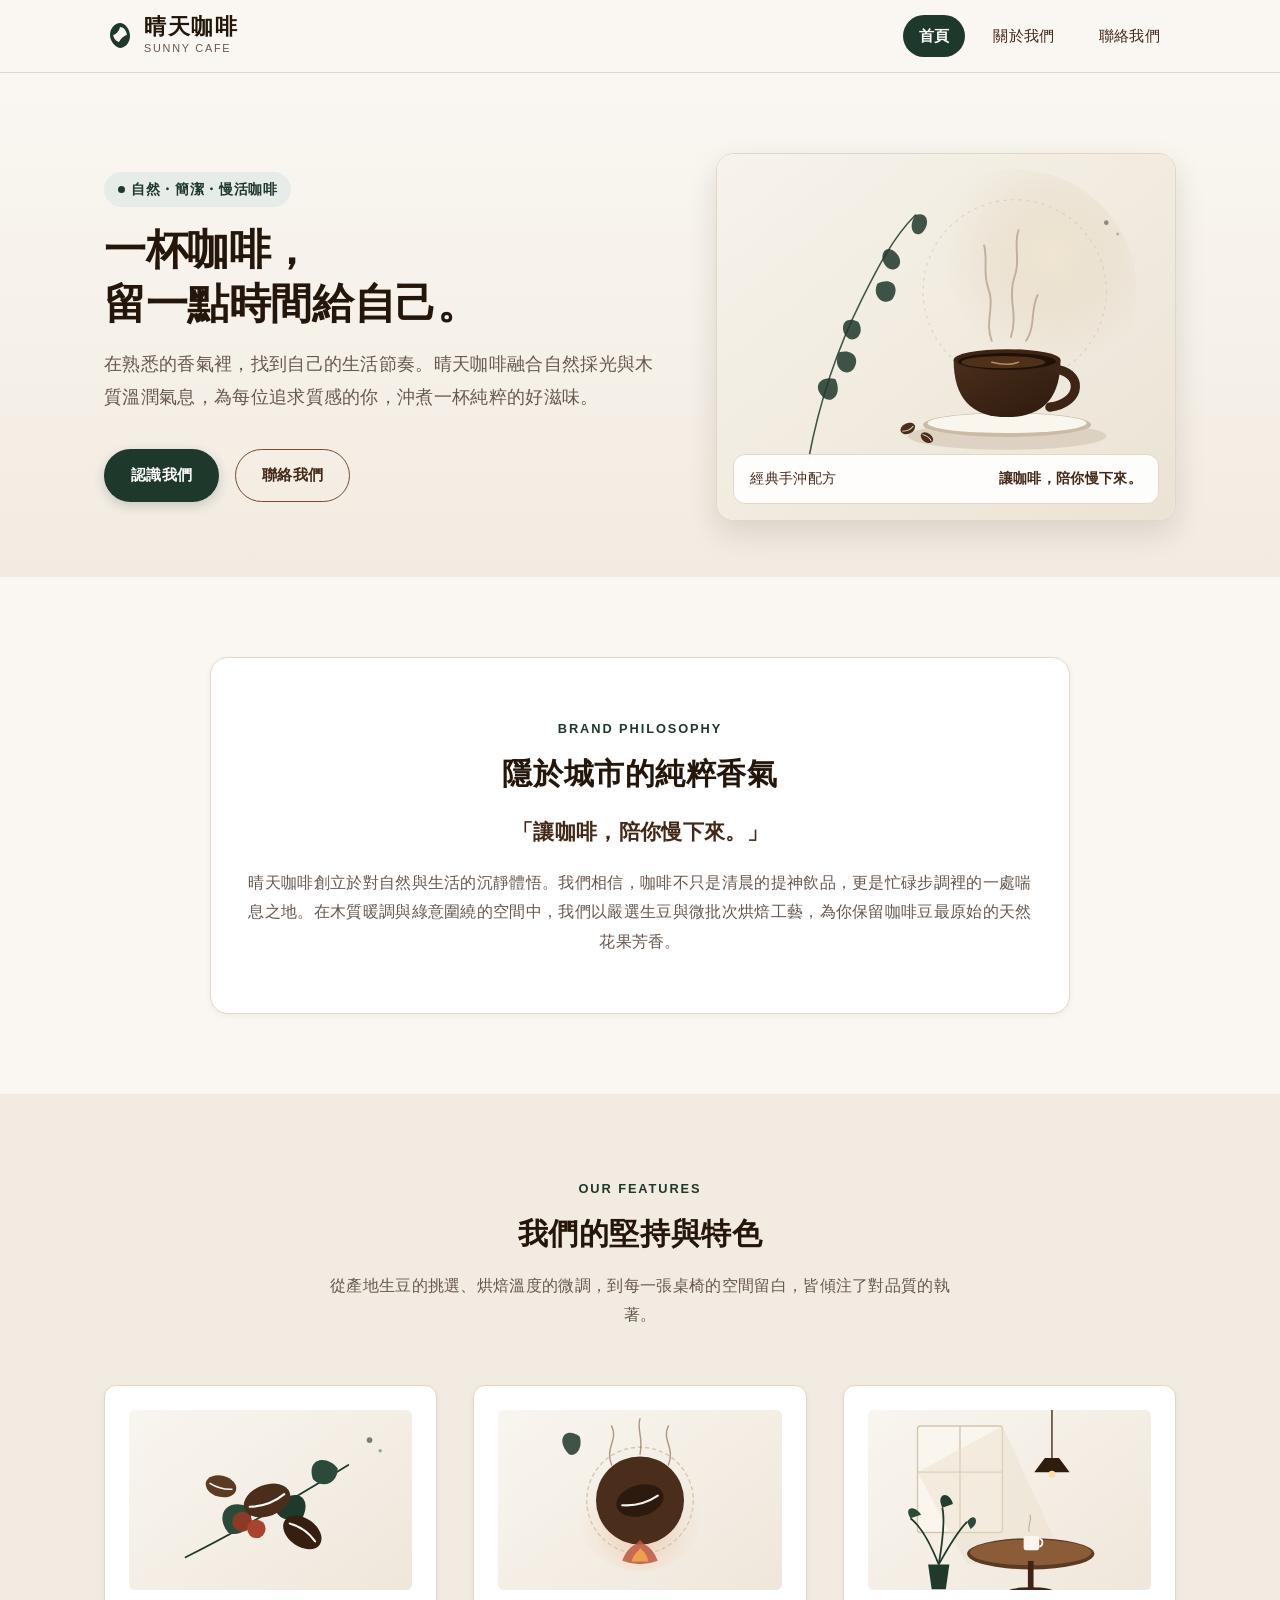
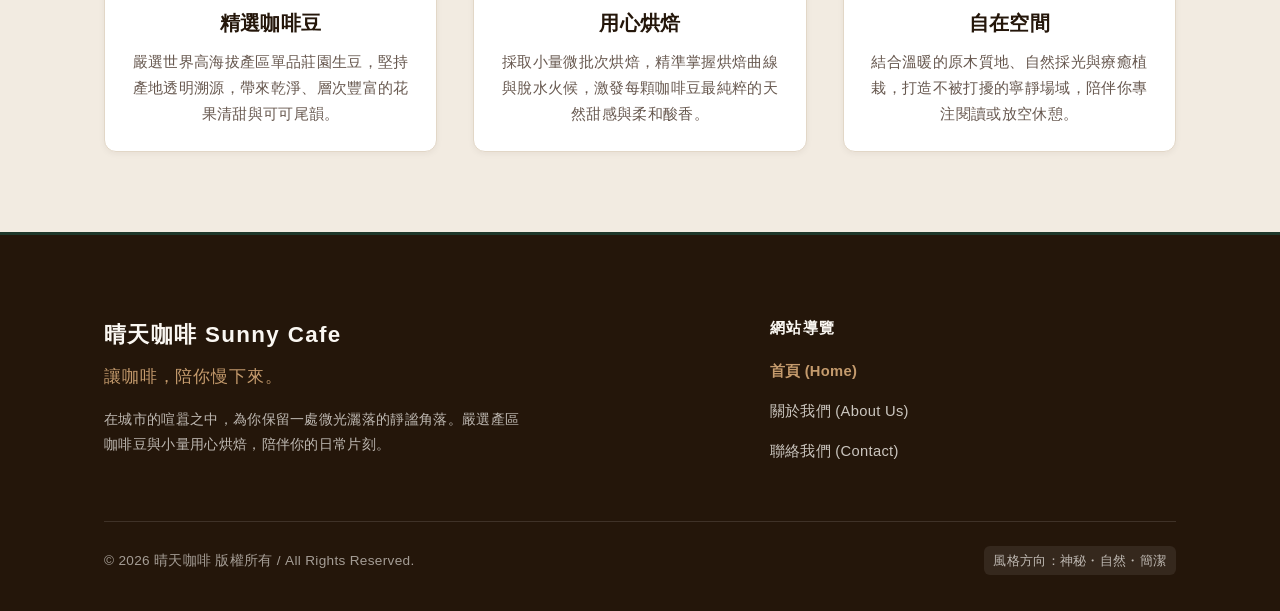
<file: pages/index.html>
<!DOCTYPE html>
<html lang="zh-Hant">
<head>
  <meta charset="UTF-8">
  <meta name="viewport" content="width=device-width, initial-scale=1.0">
  <title>晴天咖啡 | 一杯咖啡，留一點時間給自己</title>
  <meta name="description" content="晴天咖啡 — 神秘、自然、簡潔的慢活咖啡空間。精選產區咖啡豆、用心微批次烘焙，在熟悉的香氣裡，找到自己的生活節奏。">
  <link rel="stylesheet" href="assets/css/site.css">
  <script src="assets/js/site.js" defer></script>
</head>
<body>
  <!-- 頂部共用導覽列 -->
  <header class="site-header">
    <div class="container header-container">
      <a href="index.html" class="brand-link" aria-label="晴天咖啡 首頁">
        <svg class="brand-icon" viewBox="0 0 32 32" aria-hidden="true">
          <!-- 簡約咖啡豆與自然葉片標誌 -->
          <path d="M16 3C11 3 6 8 6 15C6 21 11 27 16 28C21 28 26 23 26 16C26 9 21 3 16 3ZM16 7C19.5 7 22.5 10.5 22.8 15C20.5 15.5 17 18 15 22C11.5 21 9.5 18 9.2 15C11.5 14.5 15 12 16 7Z"/>
        </svg>
        <div class="brand-title-wrap">
          <span class="brand-name">晴天咖啡</span>
          <span class="brand-en">Sunny Cafe</span>
        </div>
      </a>

      <!-- 手機版漢堡切換按鈕 -->
      <button class="nav-toggle" type="button" aria-label="切換導覽選單" aria-expanded="false" aria-controls="primary-nav">
        <span class="hamburger-line"></span>
      </button>

      <!-- 主要導覽項目 -->
      <nav id="primary-nav" class="primary-nav" aria-label="主要導覽">
        <ul class="nav-list">
          <li><a href="index.html" class="nav-link active" aria-current="page">首頁</a></li>
          <li><a href="about.html" class="nav-link">關於我們</a></li>
          <li><a href="contact.html" class="nav-link">聯絡我們</a></li>
        </ul>
      </nav>
    </div>
  </header>
  <!-- 手機版選單開啟時的遮罩 -->
  <div class="nav-backdrop" aria-hidden="true"></div>

  <!-- 主要內容區 -->
  <main class="main-content">
    <!-- 主視覺區塊 (Hero Section) -->
    <section class="hero-section" aria-labelledby="hero-title">
      <div class="container">
        <div class="hero-grid">
          <div class="hero-content">
            <div class="hero-badge">
              <span class="hero-badge-dot" aria-hidden="true"></span>
              <span>自然・簡潔・慢活咖啡</span>
            </div>
            <h1 id="hero-title" class="hero-title">一杯咖啡，<br>留一點時間給自己。</h1>
            <p class="hero-desc">在熟悉的香氣裡，找到自己的生活節奏。晴天咖啡融合自然採光與木質溫潤氣息，為每位追求質感的你，沖煮一杯純粹的好滋味。</p>
            <div class="hero-actions">
              <a href="about.html" class="btn btn-primary">認識我們</a>
              <a href="contact.html" class="btn btn-secondary">聯絡我們</a>
            </div>
          </div>
          <div class="hero-visual">
            <div class="hero-visual-card">
              <img src="assets/images/hero-coffee.svg" alt="晴天咖啡 手沖咖啡、日光與自然綠葉意象" width="600" height="480">
              <div class="hero-visual-caption">
                <span>經典手沖配方</span>
                <strong>讓咖啡，陪你慢下來。</strong>
              </div>
            </div>
          </div>
        </div>
      </div>
    </section>

    <!-- 品牌簡介區塊 -->
    <section class="section" aria-labelledby="intro-heading">
      <div class="container">
        <div class="brand-intro-box">
          <span class="section-tag">BRAND PHILOSOPHY</span>
          <h2 id="intro-heading" class="section-title">隱於城市的純粹香氣</h2>
          <p class="brand-intro-quote">「讓咖啡，陪你慢下來。」</p>
          <p class="brand-intro-text">
            晴天咖啡創立於對自然與生活的沉靜體悟。我們相信，咖啡不只是清晨的提神飲品，更是忙碌步調裡的一處喘息之地。在木質暖調與綠意圍繞的空間中，我們以嚴選生豆與微批次烘焙工藝，為你保留咖啡豆最原始的天然花果芳香。
          </p>
        </div>
      </div>
    </section>

    <!-- 三大特色區塊 -->
    <section class="section section-subtle" aria-labelledby="features-heading">
      <div class="container">
        <div class="section-header">
          <span class="section-tag">OUR FEATURES</span>
          <h2 id="features-heading" class="section-title">我們的堅持與特色</h2>
          <p class="section-desc">從產地生豆的挑選、烘焙溫度的微調，到每一張桌椅的空間留白，皆傾注了對品質的執著。</p>
        </div>

        <div class="grid-3">
          <!-- 特色一：精選咖啡豆 -->
          <article class="card feature-card">
            <div class="feature-img-wrap">
              <img src="assets/images/feature-beans.svg" alt="精選咖啡豆與自然果實插畫" width="400" height="300">
            </div>
            <h3 class="feature-title">精選咖啡豆</h3>
            <p class="feature-text">嚴選世界高海拔產區單品莊園生豆，堅持產地透明溯源，帶來乾淨、層次豐富的花果清甜與可可尾韻。</p>
          </article>

          <!-- 特色二：用心烘焙 -->
          <article class="card feature-card">
            <div class="feature-img-wrap">
              <img src="assets/images/feature-roast.svg" alt="微批次手作烘焙與香氣線條插畫" width="400" height="300">
            </div>
            <h3 class="feature-title">用心烘焙</h3>
            <p class="feature-text">採取小量微批次烘焙，精準掌握烘焙曲線與脫水火候，激發每顆咖啡豆最純粹的天然甜感與柔和酸香。</p>
          </article>

          <!-- 特色三：自在空間 -->
          <article class="card feature-card">
            <div class="feature-img-wrap">
              <img src="assets/images/feature-space.svg" alt="溫潤木質桌椅與綠意植栽空間插畫" width="400" height="300">
            </div>
            <h3 class="feature-title">自在空間</h3>
            <p class="feature-text">結合溫暖的原木質地、自然採光與療癒植栽，打造不被打擾的寧靜場域，陪伴你專注閱讀或放空休憩。</p>
          </article>
        </div>
      </div>
    </section>
  </main>

  <!-- 頁尾共用區塊 -->
  <footer class="site-footer">
    <div class="container">
      <div class="footer-top">
        <div class="footer-brand">
          <div class="footer-brand-title">晴天咖啡 Sunny Cafe</div>
          <p class="footer-slogan">讓咖啡，陪你慢下來。</p>
          <p class="footer-desc">在城市的喧囂之中，為你保留一處微光灑落的靜謐角落。嚴選產區咖啡豆與小量用心烘焙，陪伴你的日常片刻。</p>
        </div>

        <div class="footer-nav">
          <h2 class="footer-nav-title">網站導覽</h2>
          <ul class="footer-links">
            <li><a href="index.html" class="footer-link active">首頁 (Home)</a></li>
            <li><a href="about.html" class="footer-link">關於我們 (About Us)</a></li>
            <li><a href="contact.html" class="footer-link">聯絡我們 (Contact)</a></li>
          </ul>
        </div>
      </div>

      <div class="footer-bottom">
        <p class="footer-copyright">&copy; 2026 晴天咖啡 版權所有 / All Rights Reserved.</p>
        <span class="footer-spec-badge">風格方向：神秘・自然・簡潔</span>
      </div>
    </div>
  </footer>
</body>
</html>
</file>
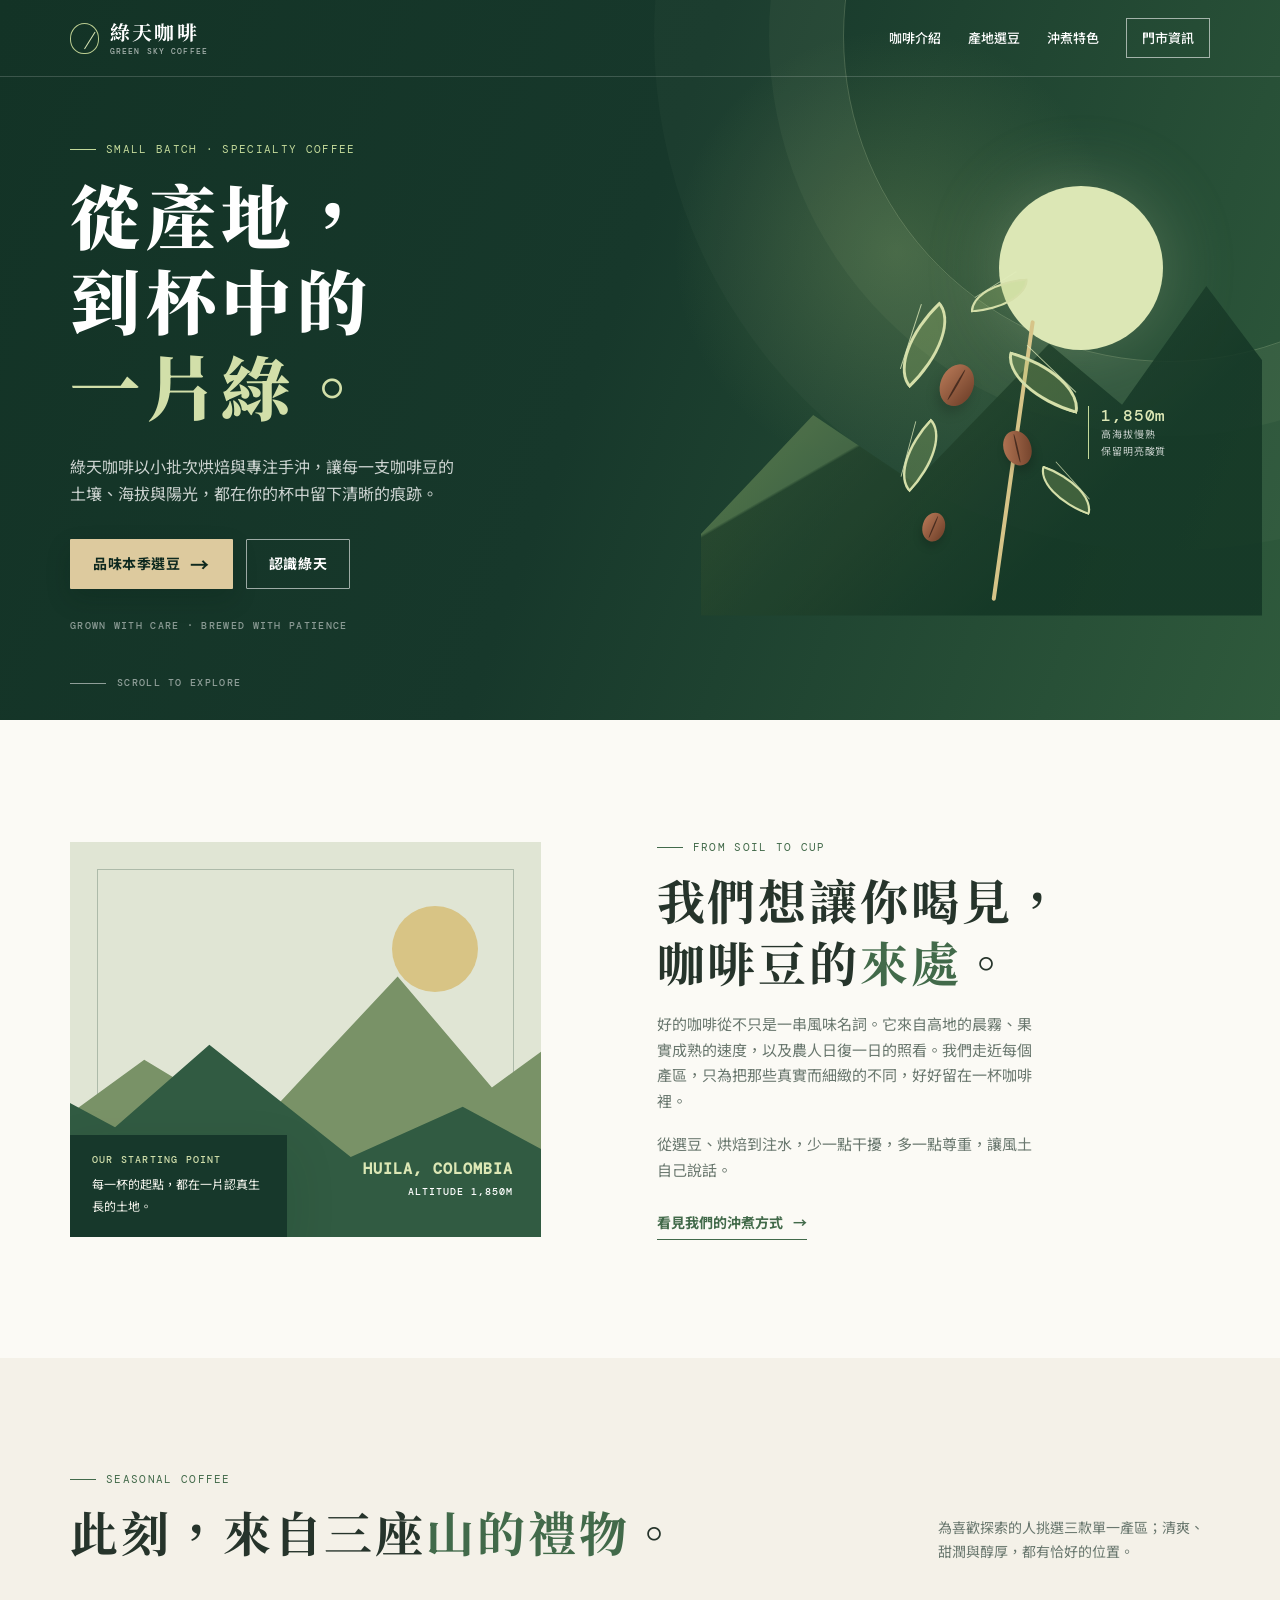
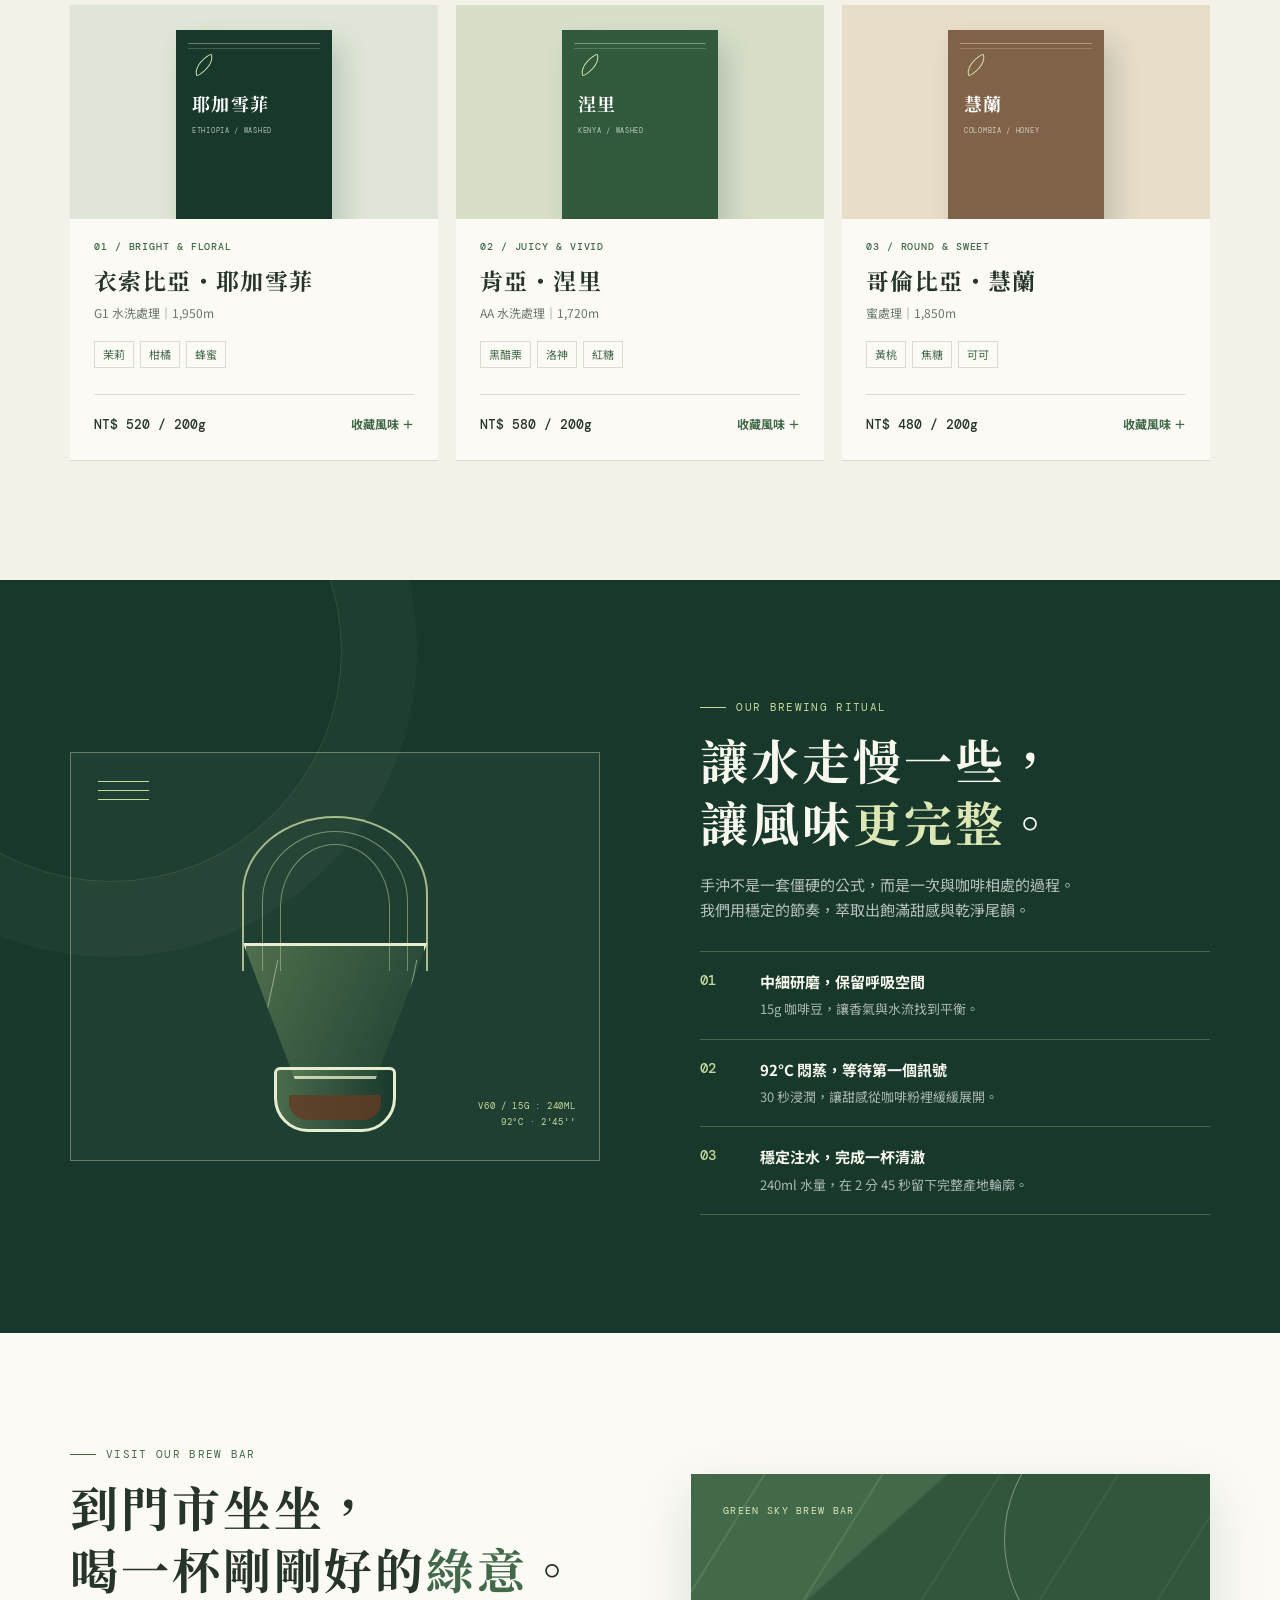
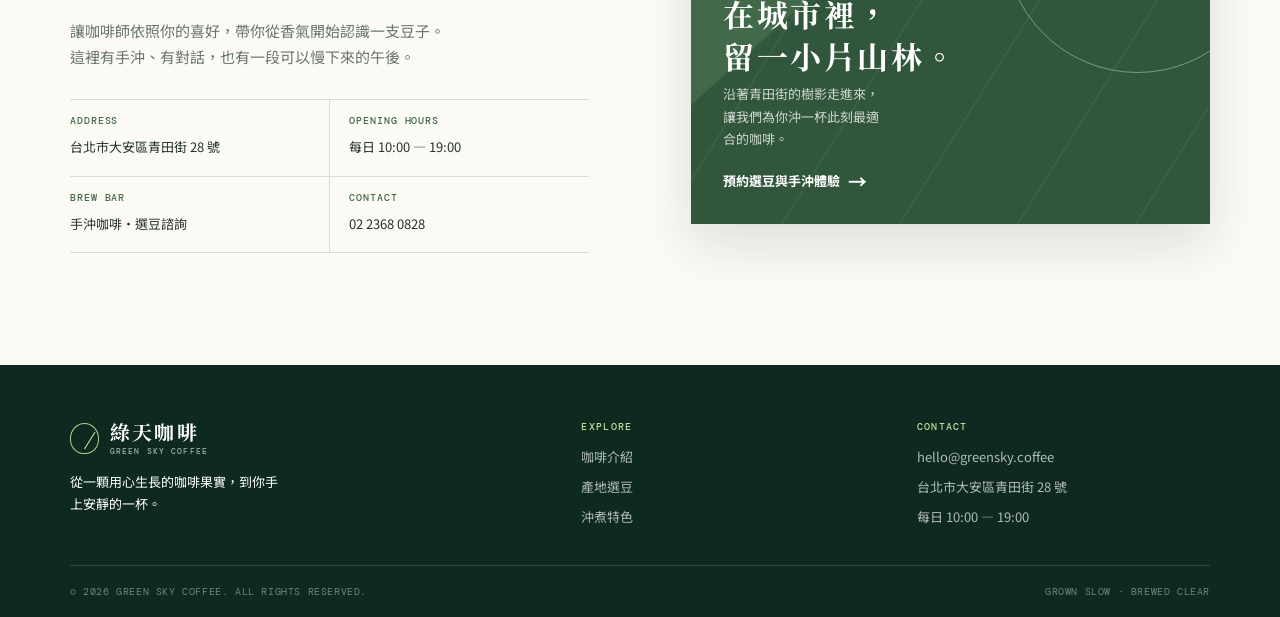
<file: refined/index.html>
<!DOCTYPE html>
<html lang="zh-Hant">
<head>
  <meta charset="UTF-8">
  <meta name="viewport" content="width=device-width, initial-scale=1.0">
  <meta name="description" content="綠天咖啡以小批次烘焙與手沖，讓每一支精品咖啡豆的產地風土清晰抵達杯中。">
  <title>綠天咖啡｜從產地，到杯中的一片綠</title>
  <link rel="preconnect" href="https://fonts.googleapis.com">
  <link rel="preconnect" href="https://fonts.gstatic.com" crossorigin>
  <link href="https://fonts.googleapis.com/css2?family=DM+Mono:wght@400;500&family=Noto+Sans+TC:wght@400;500;600;700&family=Noto+Serif+TC:wght@500;600;700;900&display=swap" rel="stylesheet">
  <style>
    :root {
      --forest: #17382b;
      --deep-forest: #0e291f;
      --moss: #426a4a;
      --leaf: #9aaa72;
      --cream: #f4f1e8;
      --paper: #fbfaf5;
      --oat: #ddca9e;
      --clay: #ad7655;
      --ink: #26342b;
      --muted: #69776e;
      --line: #d9ddd1;
      --shadow: 0 20px 50px rgba(18, 45, 32, .13);
    }

    * { box-sizing: border-box; }
    html { scroll-behavior: smooth; }
    body { margin: 0; background: var(--cream); color: var(--ink); font-family: "Noto Sans TC", sans-serif; line-height: 1.7; -webkit-font-smoothing: antialiased; }
    a { color: inherit; text-decoration: none; }
    button, input { font: inherit; }
    button { cursor: pointer; }
    .container { width: min(1140px, calc(100% - 52px)); margin: 0 auto; }
    .sr-only { position: absolute; width: 1px; height: 1px; overflow: hidden; clip: rect(0,0,0,0); white-space: nowrap; }
    .eyebrow { display: flex; align-items: center; gap: 10px; margin: 0 0 12px; color: var(--moss); font-family: "DM Mono", monospace; font-size: 11px; letter-spacing: .12em; }
    .eyebrow::before { content: ""; width: 26px; height: 1px; background: currentColor; }
    .title { margin: 0; font: 700 clamp(30px, 4vw, 48px)/1.3 "Noto Serif TC", serif; letter-spacing: .06em; }
    .title strong { color: var(--moss); font: inherit; }
    .copy { max-width: 48ch; margin: 18px 0 0; color: var(--muted); font-size: 15px; }
    .button { display: inline-flex; align-items: center; justify-content: center; gap: 10px; min-height: 50px; padding: 12px 22px; border: 1px solid transparent; border-radius: 1px; font-size: 14px; font-weight: 700; letter-spacing: .04em; transition: transform .2s ease, background .2s ease, color .2s ease, border-color .2s ease; }
    .button:hover { transform: translateY(-2px); }
    .button:focus-visible, a:focus-visible, button:focus-visible, input:focus-visible { outline: 3px solid #d3c66b; outline-offset: 3px; }
    .button-main { color: var(--deep-forest); background: var(--oat); box-shadow: 0 10px 24px rgba(7, 27, 18, .18); }
    .button-main:hover { background: #eddaac; }
    .button-light { border-color: rgba(255,255,255,.58); color: #fff; }
    .button-light:hover { background: rgba(255,255,255,.12); }
    .icon-arrow { font-size: 19px; line-height: 1; }

    /* Header */
    .header { position: absolute; z-index: 10; width: 100%; color: #fff; border-bottom: 1px solid rgba(255,255,255,.17); }
    .nav { display: flex; min-height: 76px; align-items: center; justify-content: space-between; }
    .brand { display: flex; align-items: center; gap: 11px; font: 700 20px/1 "Noto Serif TC", serif; letter-spacing: .11em; }
    .brand-symbol { position: relative; width: 29px; height: 31px; border: 1px solid #bbcd91; border-radius: 50% 50% 47% 47%; color: #d9e5b6; }
    .brand-symbol::before { content: ""; position: absolute; top: 5px; left: 13px; width: 1px; height: 20px; background: #d9e5b6; transform: rotate(32deg); transform-origin: bottom; }
    .brand small { display: block; margin-top: 5px; color: rgba(255,255,255,.63); font: 500 8px/1 "DM Mono", monospace; letter-spacing: .14em; }
    .nav-links { display: flex; align-items: center; gap: 27px; font-size: 13px; font-weight: 500; }
    .nav-links a { position: relative; padding: 6px 0; }
    .nav-links a:not(.nav-book)::after { content: ""; position: absolute; right: 0; bottom: 0; left: 0; height: 1px; background: var(--leaf); transform: scaleX(0); transform-origin: right; transition: transform .2s; }
    .nav-links a:not(.nav-book):hover::after { transform: scaleX(1); transform-origin: left; }
    .nav-book { padding: 8px 15px !important; border: 1px solid rgba(255,255,255,.58); }
    .nav-book:hover { color: var(--forest); background: #fff; }
    .menu-button { display: none; width: 40px; height: 40px; border: 0; color: #fff; background: transparent; font-size: 23px; }

    /* Hero */
    .hero { position: relative; min-height: 720px; overflow: hidden; color: #fff; background: var(--forest); }
    .hero::before { content: ""; position: absolute; inset: 0; background: radial-gradient(circle at 70% 35%, rgba(141,170,103,.28), transparent 22%), linear-gradient(110deg, #133326 0%, #17382b 47%, #2f5a3c 100%); }
    .hero::after { content: ""; position: absolute; top: -290px; right: -215px; width: 650px; height: 650px; border: 1px solid rgba(223,235,186,.22); border-radius: 50%; box-shadow: 0 0 0 74px rgba(223,235,186,.045), 0 0 0 189px rgba(223,235,186,.025); }
    .hero-grid { position: relative; z-index: 1; display: grid; grid-template-columns: 1.05fr .95fr; gap: 35px; align-items: center; min-height: 720px; padding: 126px 0 72px; }
    .hero .eyebrow { color: #c3d99a; }
    .hero h1 { max-width: 12ch; margin: 0; font: 900 clamp(43px, 5.5vw, 70px)/1.22 "Noto Serif TC", serif; letter-spacing: .08em; }
    .hero h1 em { color: #d2dfa9; font-style: normal; }
    .hero-lede { max-width: 43ch; margin: 26px 0 31px; color: rgba(255,255,255,.78); font-size: 16px; }
    .hero-actions { display: flex; flex-wrap: wrap; gap: 13px; }
    .hero-signature { margin: 29px 0 0; color: rgba(255,255,255,.5); font: 500 10px/1.6 "DM Mono", monospace; letter-spacing: .13em; }
    .hero-visual { position: relative; height: 453px; }
    .sun-disc { position: absolute; top: 25px; right: 9%; width: 164px; height: 164px; border-radius: 50%; background: #dce7b5; box-shadow: 0 0 72px rgba(220,231,181,.25); }
    .hill { position: absolute; right: -10%; bottom: -2px; width: 107%; height: 75%; clip-path: polygon(0 76%, 20% 41%, 38% 61%, 62% 20%, 75% 38%, 90% 3%, 100% 25%, 100% 100%, 0 100%); background: linear-gradient(136deg, #72905c, #244c36 69%); opacity: .88; }
    .hill::after { content: ""; position: absolute; inset: 0; background: linear-gradient(150deg, transparent 39%, rgba(8,38,25,.55) 39.5% 100%); }
    .coffee-plant { position: absolute; z-index: 2; right: 19%; bottom: 13px; width: 255px; height: 330px; transform: rotate(-4deg); }
    .stem { position: absolute; bottom: 0; left: 125px; width: 4px; height: 283px; border-radius: 4px; background: #d6c488; transform: rotate(12deg); transform-origin: bottom; }
    .leaf { position: absolute; width: 82px; height: 42px; border: 3px solid #d5dfa9; border-radius: 100% 0 100% 0; background: rgba(173,202,117,.26); }
    .leaf::after { content: ""; position: absolute; top: 50%; left: 4px; width: 68px; height: 1px; background: rgba(226,237,189,.78); transform: rotate(-28deg); transform-origin: left; }
    .leaf-a { top: 49px; left: 35px; transform: rotate(-40deg); }
    .leaf-b { top: 95px; right: 22px; transform: rotate(20deg) scaleX(-1); }
    .leaf-c { top: 159px; left: 23px; transform: rotate(-43deg) scale(.84); }
    .leaf-d { top: 204px; right: 7px; transform: rotate(24deg) scaleX(-1) scale(.74); }
    .leaf-e { top: 5px; right: 60px; transform: rotate(0deg) scale(.72); }
    .bean { position: absolute; z-index: 3; width: 33px; height: 43px; border-radius: 50%; background: linear-gradient(110deg, #b87957, #6d3e28); box-shadow: 0 8px 12px rgba(0,0,0,.17); }
    .bean::before { content: ""; position: absolute; top: 4px; bottom: 4px; left: 15px; width: 2px; border-radius: 50%; background: rgba(45,26,19,.72); transform: rotate(8deg); }
    .bean-1 { top: 91px; left: 89px; transform: rotate(26deg); }
    .bean-2 { top: 158px; right: 77px; transform: rotate(-17deg) scale(.83); }
    .bean-3 { top: 231px; left: 56px; transform: rotate(19deg) scale(.68); }
    .origin-tag { position: absolute; z-index: 3; top: 52%; right: -2%; width: 132px; padding-left: 12px; border-left: 1px solid #c3d99a; color: rgba(255,255,255,.76); font-size: 10px; line-height: 1.7; letter-spacing: .08em; }
    .origin-tag b { display: block; color: #dce7b5; font: 500 16px/1.2 "DM Mono", monospace; }
    .scroll-hint { position: absolute; bottom: 22px; left: max(26px, calc((100% - 1140px) / 2)); z-index: 2; display: flex; gap: 11px; align-items: center; color: rgba(255,255,255,.52); font: 500 10px/1 "DM Mono", monospace; letter-spacing: .13em; }
    .scroll-hint::before { content: ""; width: 36px; height: 1px; background: currentColor; }

    /* Story */
    .story { padding: 118px 0; background: var(--paper); }
    .story-grid { display: grid; grid-template-columns: .92fr 1.08fr; gap: clamp(46px, 9vw, 120px); align-items: center; }
    .origin-window { position: relative; min-height: 395px; overflow: hidden; background: #e0e5d4; }
    .origin-window::before { content: ""; position: absolute; inset: 27px; border: 1px solid rgba(23,56,43,.25); }
    .origin-sun { position: absolute; top: 64px; right: 63px; width: 86px; height: 86px; border-radius: 50%; background: #d8c485; }
    .origin-hill-one, .origin-hill-two { position: absolute; right: -12%; bottom: -2%; left: -13%; clip-path: polygon(0 72%, 23% 40%, 42% 62%, 66% 13%, 82% 49%, 100% 24%, 100% 100%, 0 100%); }
    .origin-hill-one { height: 78%; background: #799267; }
    .origin-hill-two { height: 58%; background: #315b42; transform: scaleX(-1); }
    .origin-label { position: absolute; z-index: 2; right: 28px; bottom: 27px; color: #fff; font: 500 10px/1.7 "DM Mono", monospace; letter-spacing: .1em; text-align: right; }
    .origin-label b { display: block; color: #dce7b5; font-size: 15px; }
    .story-note { position: absolute; z-index: 3; bottom: 0; left: 0; width: 217px; padding: 20px 22px; color: #f9f8f1; background: var(--forest); box-shadow: var(--shadow); }
    .story-note b { display: block; margin-bottom: 8px; color: #cfddaa; font: 500 10px/1 "DM Mono", monospace; letter-spacing: .12em; }
    .story-note p { margin: 0; font-size: 12px; line-height: 1.8; }
    .story-link { display: inline-flex; gap: 10px; margin-top: 29px; padding-bottom: 4px; border-bottom: 1px solid var(--moss); color: var(--moss); font-size: 14px; font-weight: 700; }

    /* Selection */
    .selection { padding: 112px 0 120px; background: var(--cream); }
    .section-head { display: flex; align-items: end; justify-content: space-between; gap: 30px; margin-bottom: 42px; }
    .section-head .copy { max-width: 34ch; margin: 0; font-size: 14px; }
    .coffee-grid { display: grid; grid-template-columns: repeat(3, 1fr); gap: 18px; }
    .coffee-card { display: flex; flex-direction: column; min-height: 455px; background: var(--paper); box-shadow: 0 1px 0 var(--line); transition: transform .25s ease, box-shadow .25s ease; }
    .coffee-card:hover { transform: translateY(-6px); box-shadow: var(--shadow); }
    .bag-visual { position: relative; height: 214px; overflow: hidden; background: #dfe6d7; }
    .coffee-card:nth-child(2) .bag-visual { background: #d7dfca; }
    .coffee-card:nth-child(3) .bag-visual { background: #e7ddc9; }
    .bag { position: absolute; right: 50%; bottom: -10px; width: 156px; height: 199px; padding: 28px 16px; color: #fff; background: var(--forest); box-shadow: 10px 14px 25px rgba(20,50,36,.17); transform: translateX(50%); }
    .coffee-card:nth-child(2) .bag { background: #315a3d; }
    .coffee-card:nth-child(3) .bag { background: #806248; }
    .bag::before { content: ""; position: absolute; top: 13px; right: 12px; left: 12px; height: 1px; background: rgba(255,255,255,.35); box-shadow: 0 5px 0 rgba(255,255,255,.18); }
    .bag .mini-leaf { display: block; width: 24px; height: 14px; margin-bottom: 19px; border: 1px solid #dce7b5; border-radius: 100% 0; transform: rotate(-28deg); }
    .bag .bag-name { position: relative; z-index: 1; font: 700 18px/1.3 "Noto Serif TC", serif; letter-spacing: .07em; }
    .bag .bag-origin { display: block; margin-top: 7px; color: rgba(255,255,255,.65); font: 400 7px/1.4 "DM Mono", monospace; letter-spacing: .1em; }
    .card-body { display: flex; flex: 1; flex-direction: column; padding: 23px 24px 22px; }
    .card-index { color: var(--moss); font: 500 10px/1 "DM Mono", monospace; letter-spacing: .09em; }
    .card-body h3 { margin: 13px 0 5px; font: 700 23px/1.4 "Noto Serif TC", serif; letter-spacing: .06em; }
    .card-origin { margin: 0; color: var(--muted); font-size: 12px; }
    .flavour { display: flex; flex-wrap: wrap; gap: 6px; margin: 18px 0 auto; }
    .flavour span { padding: 3px 8px; border: 1px solid var(--line); color: var(--moss); font-size: 11px; }
    .card-footer { display: flex; align-items: center; justify-content: space-between; gap: 12px; margin-top: 20px; padding-top: 15px; border-top: 1px solid var(--line); }
    .price { font: 500 13px/1 "DM Mono", monospace; }
    .save-button { padding: 4px 0; border: 0; color: var(--moss); background: transparent; font-size: 12px; font-weight: 700; }
    .save-button:hover { color: var(--clay); }

    /* Brew */
    .brew { position: relative; overflow: hidden; padding: 118px 0; color: #f8f8ef; background: var(--forest); }
    .brew::before { content: ""; position: absolute; top: -160px; left: -120px; width: 460px; height: 460px; border: 1px solid rgba(211,227,166,.14); border-radius: 50%; box-shadow: 0 0 0 75px rgba(211,227,166,.035); }
    .brew-grid { position: relative; z-index: 1; display: grid; grid-template-columns: 1.02fr .98fr; gap: clamp(45px, 8vw, 100px); align-items: center; }
    .brew .eyebrow { color: #c6d99c; }
    .brew .title strong { color: #dce7b5; }
    .brew .copy { color: rgba(255,255,255,.69); }
    .brew-drawing { position: relative; min-height: 409px; border: 1px solid rgba(220,231,181,.38); background: rgba(255,255,255,.035); }
    .brew-drawing::before { content: ""; position: absolute; top: 28px; left: 27px; width: 51px; height: 1px; background: #c6d99c; box-shadow: 0 9px 0 #c6d99c, 0 18px 0 #c6d99c; }
    .water-lines { position: absolute; top: 63px; left: 50%; width: 186px; height: 155px; border: 2px solid rgba(210,228,174,.75); border-bottom: 0; border-radius: 50% 50% 0 0; transform: translateX(-50%); }
    .water-lines::before, .water-lines::after { content: ""; position: absolute; top: 13px; right: 18px; bottom: 0; left: 18px; border: 1px solid rgba(210,228,174,.48); border-bottom: 0; border-radius: 50% 50% 0 0; }
    .water-lines::after { top: 26px; right: 36px; left: 36px; }
    .dripper { position: absolute; bottom: 81px; left: 50%; width: 184px; height: 136px; border: 3px solid #e6edd0; background: linear-gradient(115deg, rgba(173,203,129,.34), rgba(30,74,48,.14)); clip-path: polygon(0 0,100% 0,72% 100%,28% 100%); transform: translateX(-50%); }
    .dripper::before { content: ""; position: absolute; top: 14px; right: 19px; bottom: 0; left: 19px; border-left: 1px solid rgba(230,237,208,.5); border-right: 1px solid rgba(230,237,208,.5); transform: skewX(-12deg); }
    .server { position: absolute; bottom: 28px; left: 50%; width: 122px; height: 65px; border: 3px solid #e6edd0; border-radius: 6px 6px 34px 34px; background: linear-gradient(90deg, rgba(160,192,130,.34), rgba(9,41,27,.24)); transform: translateX(-50%); }
    .server::after { content: ""; position: absolute; right: 12px; bottom: 9px; left: 12px; height: 25px; border-radius: 2px 2px 18px 18px; background: rgba(100,59,35,.8); }
    .brew-caption { position: absolute; right: 24px; bottom: 21px; color: #c6d99c; font: 400 9px/1.8 "DM Mono", monospace; letter-spacing: .08em; text-align: right; }
    .method-list { display: grid; gap: 0; margin: 28px 0 0; padding: 0; list-style: none; }
    .method-list li { display: grid; grid-template-columns: 45px 1fr; gap: 15px; padding: 17px 0; border-top: 1px solid rgba(220,231,181,.25); }
    .method-list li:last-child { border-bottom: 1px solid rgba(220,231,181,.25); }
    .method-no { color: #c6d99c; font: 500 14px/1.7 "DM Mono", monospace; }
    .method-text b { display: block; font-size: 15px; }
    .method-text span { color: rgba(255,255,255,.64); font-size: 13px; }

    /* Visit */
    .visit { padding: 112px 0; background: var(--paper); }
    .visit-grid { display: grid; grid-template-columns: 1fr 1fr; gap: clamp(42px, 8vw, 105px); align-items: center; }
    .store-card { position: relative; min-height: 350px; overflow: hidden; color: #fff; background: var(--moss); box-shadow: var(--shadow); }
    .store-card::before { content: ""; position: absolute; inset: 0; opacity: .68; background: linear-gradient(138deg, transparent 28%, rgba(11,45,30,.46) 28.5% 100%), repeating-linear-gradient(122deg, transparent 0 61px, rgba(224,235,195,.18) 62px 63px, transparent 64px 100px); }
    .store-card::after { content: ""; position: absolute; top: -68px; right: -61px; width: 265px; height: 265px; border: 1px solid rgba(227,237,203,.44); border-radius: 50%; }
    .store-inner { position: relative; z-index: 1; display: flex; min-height: 350px; flex-direction: column; padding: 32px; }
    .store-kicker { margin: 0; color: #dce7b5; font: 400 10px/1 "DM Mono", monospace; letter-spacing: .13em; }
    .store-inner h3 { margin: auto 0 7px; font: 700 31px/1.35 "Noto Serif TC", serif; letter-spacing: .08em; }
    .store-inner p:not(.store-kicker) { max-width: 23ch; margin: 0; color: rgba(255,255,255,.76); font-size: 13px; }
    .store-link { display: inline-flex; align-items: center; gap: 8px; margin-top: 20px; color: #fff; font-size: 13px; font-weight: 700; }
    .details { display: grid; grid-template-columns: repeat(2, 1fr); gap: 0; margin: 30px 0 0; }
    .detail { padding: 16px 0; border-top: 1px solid var(--line); }
    .detail:nth-last-child(-n+2) { border-bottom: 1px solid var(--line); }
    .detail:nth-child(odd) { padding-right: 19px; }
    .detail:nth-child(even) { padding-left: 19px; border-left: 1px solid var(--line); }
    .detail b { display: block; margin-bottom: 6px; color: var(--moss); font: 500 10px/1 "DM Mono", monospace; letter-spacing: .09em; }
    .detail span { font-size: 13px; }

    /* Footer and small UI */
    footer { color: rgba(255,255,255,.68); background: var(--deep-forest); }
    .footer-grid { display: grid; grid-template-columns: 1.6fr 1fr 1fr; gap: 42px; padding: 57px 0 37px; }
    .footer-brand { color: #fff; }
    .footer-brand p { max-width: 30ch; margin: 16px 0 0; font-size: 13px; }
    .footer-heading { margin: 0 0 14px; color: #c6d99c; font: 500 10px/1 "DM Mono", monospace; letter-spacing: .13em; }
    .footer-list { margin: 0; padding: 0; list-style: none; font-size: 13px; }
    .footer-list li + li { margin-top: 8px; }
    .footer-list a:hover { color: #fff; }
    .footer-bottom { display: flex; justify-content: space-between; gap: 20px; padding: 18px 0; border-top: 1px solid rgba(255,255,255,.13); color: rgba(255,255,255,.42); font: 400 10px/1.5 "DM Mono", monospace; letter-spacing: .06em; }
    .toast { position: fixed; right: 22px; bottom: 22px; z-index: 30; max-width: min(340px, calc(100% - 44px)); padding: 13px 17px; border-left: 3px solid var(--oat); color: #fff; background: var(--deep-forest); box-shadow: var(--shadow); font-size: 13px; opacity: 0; pointer-events: none; transform: translateY(12px); transition: opacity .23s ease, transform .23s ease; }
    .toast.show { opacity: 1; transform: translateY(0); }
    .reveal { opacity: 0; transform: translateY(18px); transition: opacity .65s ease, transform .65s ease; }
    .reveal.in { opacity: 1; transform: translateY(0); }

    @media (max-width: 840px) {
      .nav { min-height: 68px; }
      .menu-button { display: block; }
      .nav-links { position: absolute; top: 68px; right: 0; left: 0; display: grid; gap: 0; max-height: 0; overflow: hidden; background: #112f23; transition: max-height .28s ease; }
      .nav-links.open { max-height: 300px; border-top: 1px solid rgba(255,255,255,.14); }
      .nav-links a { padding: 13px 26px; border-bottom: 1px solid rgba(255,255,255,.1); }
      .nav-links .nav-book { margin: 10px 26px; text-align: center; }
      .hero, .hero-grid { min-height: 725px; }
      .hero-grid { grid-template-columns: 1fr; padding-top: 110px; }
      .hero-visual { height: 280px; margin-top: -40px; }
      .sun-disc { top: 8px; right: 14%; width: 118px; height: 118px; }
      .hill { width: 86%; height: 97%; }
      .coffee-plant { right: 16%; bottom: -24px; transform: scale(.75) rotate(-4deg); transform-origin: bottom right; }
      .origin-tag { top: 45%; right: 1%; }
      .story-grid, .brew-grid, .visit-grid { grid-template-columns: 1fr; }
      .origin-window { max-width: 560px; width: 100%; }
      .coffee-grid { grid-template-columns: repeat(2, 1fr); }
      .coffee-card:last-child { grid-column: span 2; }
      .footer-grid { grid-template-columns: 1.4fr 1fr; }
      .footer-brand { grid-column: span 2; }
    }

    @media (max-width: 570px) {
      .container { width: min(100% - 34px, 1140px); }
      .hero, .hero-grid { min-height: 680px; }
      .hero-grid { padding-top: 99px; padding-bottom: 44px; }
      .hero h1 { font-size: 40px; }
      .hero-lede { margin: 19px 0 23px; font-size: 14px; }
      .hero-visual { height: 238px; }
      .origin-tag { display: none; }
      .scroll-hint { bottom: 12px; left: 17px; }
      .story, .selection, .brew, .visit { padding: 76px 0; }
      .origin-window { min-height: 335px; }
      .story-note { width: 190px; padding: 16px; }
      .section-head { display: block; }
      .section-head .copy { margin-top: 15px; }
      .coffee-grid { grid-template-columns: 1fr; }
      .coffee-card:last-child { grid-column: auto; }
      .brew-drawing { min-height: 325px; }
      .water-lines { transform: translateX(-50%) scale(.82); transform-origin: top; }
      .dripper { transform: translateX(-50%) scale(.8); transform-origin: bottom; }
      .server { transform: translateX(-50%) scale(.8); transform-origin: bottom; }
      .details { grid-template-columns: 1fr; }
      .detail, .detail:nth-last-child(-n+2) { border-bottom: 0; }
      .detail:first-child { border-top: 1px solid var(--line); }
      .detail:last-child { border-bottom: 1px solid var(--line); }
      .detail:nth-child(even) { padding-left: 0; border-left: 0; }
      .footer-grid { grid-template-columns: 1fr; gap: 30px; }
      .footer-brand { grid-column: auto; }
      .footer-bottom { display: block; }
      .footer-bottom span + span { display: block; margin-top: 6px; }
    }

    @media (prefers-reduced-motion: reduce) {
      html { scroll-behavior: auto; }
      *, *::before, *::after { transition-duration: .01ms !important; animation-duration: .01ms !important; }
      .reveal { opacity: 1; transform: none; }
    }
  </style>
</head>
<body>
  <header class="header" id="top">
    <nav class="nav container" aria-label="主要導覽">
      <a class="brand" href="#top" aria-label="回到綠天咖啡首頁"><span class="brand-symbol" aria-hidden="true"></span><span>綠天咖啡<small>GREEN SKY COFFEE</small></span></a>
      <button class="menu-button" type="button" aria-label="開啟導覽選單" aria-expanded="false" aria-controls="navLinks">☰</button>
      <div class="nav-links" id="navLinks">
        <a href="#story">咖啡介紹</a>
        <a href="#selection">產地選豆</a>
        <a href="#brew">沖煮特色</a>
        <a class="nav-book" href="#visit">門市資訊</a>
      </div>
    </nav>
  </header>

  <main>
    <section class="hero" aria-labelledby="heroTitle">
      <div class="hero-grid container">
        <div class="reveal">
          <p class="eyebrow">SMALL BATCH · SPECIALTY COFFEE</p>
          <h1 id="heroTitle">從產地，<br>到杯中的<br><em>一片綠。</em></h1>
          <p class="hero-lede">綠天咖啡以小批次烘焙與專注手沖，讓每一支咖啡豆的土壤、海拔與陽光，都在你的杯中留下清晰的痕跡。</p>
          <div class="hero-actions"><a class="button button-main" href="#selection">品味本季選豆 <span class="icon-arrow">→</span></a><a class="button button-light" href="#story">認識綠天</a></div>
          <p class="hero-signature">GROWN WITH CARE · BREWED WITH PATIENCE</p>
        </div>
        <div class="hero-visual" aria-hidden="true">
          <div class="sun-disc"></div><div class="hill"></div>
          <div class="coffee-plant"><span class="stem"></span><span class="leaf leaf-a"></span><span class="leaf leaf-b"></span><span class="leaf leaf-c"></span><span class="leaf leaf-d"></span><span class="leaf leaf-e"></span><span class="bean bean-1"></span><span class="bean bean-2"></span><span class="bean bean-3"></span></div>
          <p class="origin-tag"><b>1,850m</b>高海拔慢熟<br>保留明亮酸質</p>
        </div>
      </div>
      <p class="scroll-hint">SCROLL TO EXPLORE</p>
    </section>

    <section class="story" id="story" aria-labelledby="storyTitle">
      <div class="story-grid container">
        <div class="origin-window reveal" aria-hidden="true"><div class="origin-sun"></div><div class="origin-hill-one"></div><div class="origin-hill-two"></div><p class="origin-label"><b>HUILA, COLOMBIA</b>ALTITUDE 1,850M</p><div class="story-note"><b>OUR STARTING POINT</b><p>每一杯的起點，都在一片認真生長的土地。</p></div></div>
        <div class="reveal">
          <p class="eyebrow">FROM SOIL TO CUP</p>
          <h2 class="title" id="storyTitle">我們想讓你喝見，<br>咖啡豆的<strong>來處</strong>。</h2>
          <p class="copy">好的咖啡從不只是一串風味名詞。它來自高地的晨霧、果實成熟的速度，以及農人日復一日的照看。我們走近每個產區，只為把那些真實而細緻的不同，好好留在一杯咖啡裡。</p>
          <p class="copy">從選豆、烘焙到注水，少一點干擾，多一點尊重，讓風土自己說話。</p>
          <a class="story-link" href="#brew">看見我們的沖煮方式 <span>→</span></a>
        </div>
      </div>
    </section>

    <section class="selection" id="selection" aria-labelledby="selectionTitle">
      <div class="container">
        <div class="section-head reveal"><div><p class="eyebrow">SEASONAL COFFEE</p><h2 class="title" id="selectionTitle">此刻，來自三座<strong>山的禮物</strong>。</h2></div><p class="copy">為喜歡探索的人挑選三款單一產區；清爽、甜潤與醇厚，都有恰好的位置。</p></div>
        <div class="coffee-grid">
          <article class="coffee-card reveal">
            <div class="bag-visual" aria-hidden="true"><div class="bag"><span class="mini-leaf"></span><b class="bag-name">耶加雪菲</b><span class="bag-origin">ETHIOPIA / WASHED</span></div></div>
            <div class="card-body"><span class="card-index">01 / BRIGHT &amp; FLORAL</span><h3>衣索比亞・耶加雪菲</h3><p class="card-origin">G1 水洗處理｜1,950m</p><div class="flavour"><span>茉莉</span><span>柑橘</span><span>蜂蜜</span></div><div class="card-footer"><span class="price">NT$ 520 / 200g</span><button class="save-button" type="button" data-coffee="衣索比亞・耶加雪菲">收藏風味 ＋</button></div></div>
          </article>
          <article class="coffee-card reveal">
            <div class="bag-visual" aria-hidden="true"><div class="bag"><span class="mini-leaf"></span><b class="bag-name">涅里</b><span class="bag-origin">KENYA / WASHED</span></div></div>
            <div class="card-body"><span class="card-index">02 / JUICY &amp; VIVID</span><h3>肯亞・涅里</h3><p class="card-origin">AA 水洗處理｜1,720m</p><div class="flavour"><span>黑醋栗</span><span>洛神</span><span>紅糖</span></div><div class="card-footer"><span class="price">NT$ 580 / 200g</span><button class="save-button" type="button" data-coffee="肯亞・涅里">收藏風味 ＋</button></div></div>
          </article>
          <article class="coffee-card reveal">
            <div class="bag-visual" aria-hidden="true"><div class="bag"><span class="mini-leaf"></span><b class="bag-name">慧蘭</b><span class="bag-origin">COLOMBIA / HONEY</span></div></div>
            <div class="card-body"><span class="card-index">03 / ROUND &amp; SWEET</span><h3>哥倫比亞・慧蘭</h3><p class="card-origin">蜜處理｜1,850m</p><div class="flavour"><span>黃桃</span><span>焦糖</span><span>可可</span></div><div class="card-footer"><span class="price">NT$ 480 / 200g</span><button class="save-button" type="button" data-coffee="哥倫比亞・慧蘭">收藏風味 ＋</button></div></div>
          </article>
        </div>
      </div>
    </section>

    <section class="brew" id="brew" aria-labelledby="brewTitle">
      <div class="brew-grid container">
        <div class="brew-drawing reveal" aria-hidden="true"><div class="water-lines"></div><div class="dripper"></div><div class="server"></div><p class="brew-caption">V60 / 15G : 240ML<br>92°C · 2'45''</p></div>
        <div class="reveal">
          <p class="eyebrow">OUR BREWING RITUAL</p>
          <h2 class="title" id="brewTitle">讓水走慢一些，<br>讓風味<strong>更完整</strong>。</h2>
          <p class="copy">手沖不是一套僵硬的公式，而是一次與咖啡相處的過程。我們用穩定的節奏，萃取出飽滿甜感與乾淨尾韻。</p>
          <ol class="method-list">
            <li><span class="method-no">01</span><span class="method-text"><b>中細研磨，保留呼吸空間</b><span>15g 咖啡豆，讓香氣與水流找到平衡。</span></span></li>
            <li><span class="method-no">02</span><span class="method-text"><b>92°C 悶蒸，等待第一個訊號</b><span>30 秒浸潤，讓甜感從咖啡粉裡緩緩展開。</span></span></li>
            <li><span class="method-no">03</span><span class="method-text"><b>穩定注水，完成一杯清澈</b><span>240ml 水量，在 2 分 45 秒留下完整產地輪廓。</span></span></li>
          </ol>
        </div>
      </div>
    </section>

    <section class="visit" id="visit" aria-labelledby="visitTitle">
      <div class="visit-grid container">
        <div class="reveal"><p class="eyebrow">VISIT OUR BREW BAR</p><h2 class="title" id="visitTitle">到門市坐坐，<br>喝一杯剛剛好的<strong>綠意</strong>。</h2><p class="copy">讓咖啡師依照你的喜好，帶你從香氣開始認識一支豆子。這裡有手沖、有對話，也有一段可以慢下來的午後。</p><div class="details"><div class="detail"><b>ADDRESS</b><span>台北市大安區青田街 28 號</span></div><div class="detail"><b>OPENING HOURS</b><span>每日 10:00 — 19:00</span></div><div class="detail"><b>BREW BAR</b><span>手沖咖啡・選豆諮詢</span></div><div class="detail"><b>CONTACT</b><span>02 2368 0828</span></div></div></div>
        <aside class="store-card reveal" aria-label="綠天咖啡門市資訊卡"><div class="store-inner"><p class="store-kicker">GREEN SKY BREW BAR</p><h3>在城市裡，<br>留一小片山林。</h3><p>沿著青田街的樹影走進來，讓我們為你沖一杯此刻最適合的咖啡。</p><a class="store-link" href="mailto:hello@greensky.coffee">預約選豆與手沖體驗 <span class="icon-arrow">→</span></a></div></aside>
      </div>
    </section>
  </main>

  <footer>
    <div class="footer-grid container">
      <div class="footer-brand"><a class="brand" href="#top"><span class="brand-symbol" aria-hidden="true"></span><span>綠天咖啡<small>GREEN SKY COFFEE</small></span></a><p>從一顆用心生長的咖啡果實，到你手上安靜的一杯。</p></div>
      <div><p class="footer-heading">EXPLORE</p><ul class="footer-list"><li><a href="#story">咖啡介紹</a></li><li><a href="#selection">產地選豆</a></li><li><a href="#brew">沖煮特色</a></li></ul></div>
      <div><p class="footer-heading">CONTACT</p><ul class="footer-list"><li><a href="mailto:hello@greensky.coffee">hello@greensky.coffee</a></li><li>台北市大安區青田街 28 號</li><li>每日 10:00 — 19:00</li></ul></div>
    </div>
    <div class="footer-bottom container"><span>© 2026 GREEN SKY COFFEE. ALL RIGHTS RESERVED.</span><span>GROWN SLOW · BREWED CLEAR</span></div>
  </footer>

  <div class="toast" id="toast" role="status" aria-live="polite"></div>
  <script>
    const menuButton = document.querySelector('.menu-button');
    const navLinks = document.getElementById('navLinks');
    menuButton.addEventListener('click', () => {
      const opened = navLinks.classList.toggle('open');
      menuButton.setAttribute('aria-expanded', String(opened));
      menuButton.setAttribute('aria-label', opened ? '關閉導覽選單' : '開啟導覽選單');
      menuButton.textContent = opened ? '×' : '☰';
    });
    navLinks.querySelectorAll('a').forEach(link => link.addEventListener('click', () => {
      navLinks.classList.remove('open');
      menuButton.setAttribute('aria-expanded', 'false');
      menuButton.setAttribute('aria-label', '開啟導覽選單');
      menuButton.textContent = '☰';
    }));

    const toast = document.getElementById('toast');
    let toastTimer;
    function showToast(message) {
      window.clearTimeout(toastTimer);
      toast.textContent = message;
      toast.classList.add('show');
      toastTimer = window.setTimeout(() => toast.classList.remove('show'), 2600);
    }
    document.querySelectorAll('[data-coffee]').forEach(button => button.addEventListener('click', () => {
      showToast(`已收藏「${button.dataset.coffee}」，下次來門市時可以問問它。`);
    }));

    const reducedMotion = window.matchMedia('(prefers-reduced-motion: reduce)').matches;
    const revealItems = document.querySelectorAll('.reveal');
    if (reducedMotion || !('IntersectionObserver' in window)) {
      revealItems.forEach(element => element.classList.add('in'));
    } else {
      const observer = new IntersectionObserver(entries => {
        entries.forEach(entry => {
          if (entry.isIntersecting) {
            entry.target.classList.add('in');
            observer.unobserve(entry.target);
          }
        });
      }, { threshold: .12 });
      revealItems.forEach(element => observer.observe(element));
    }
  </script>
</body>
</html>
</file>
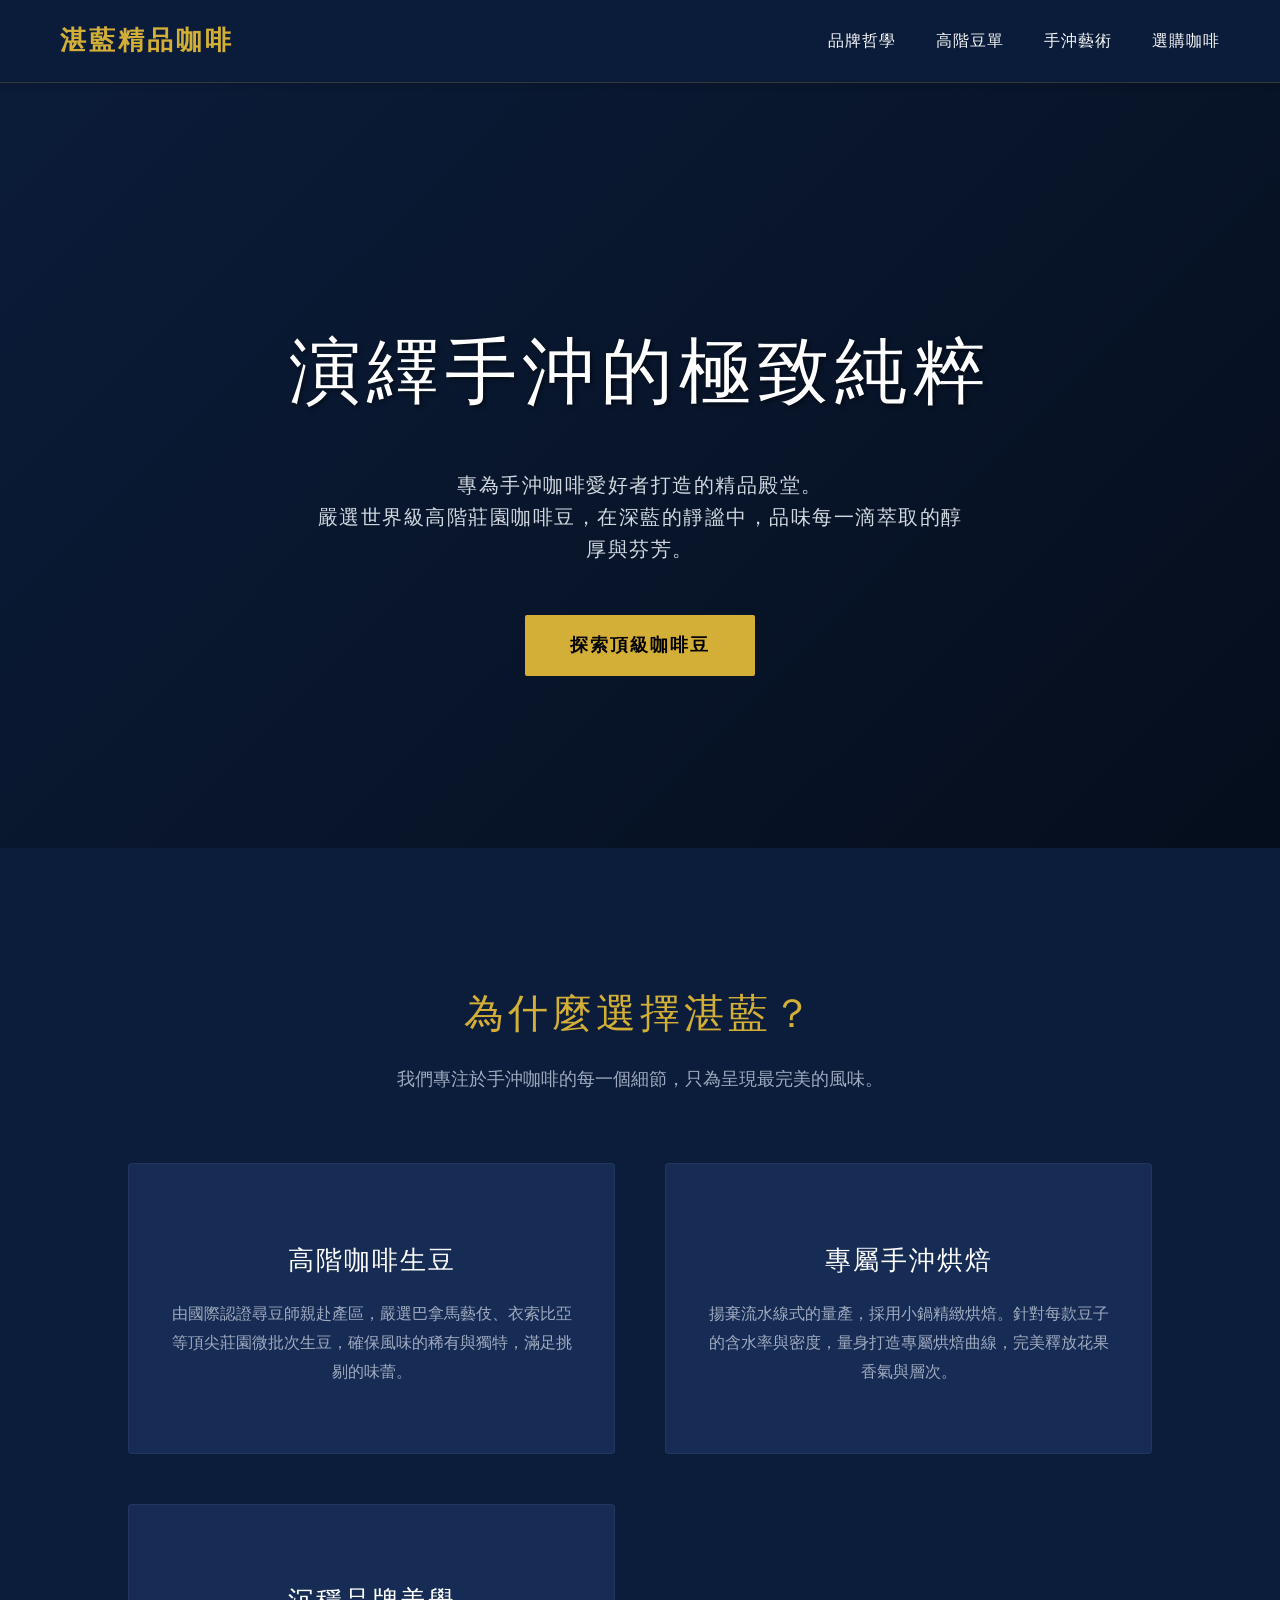
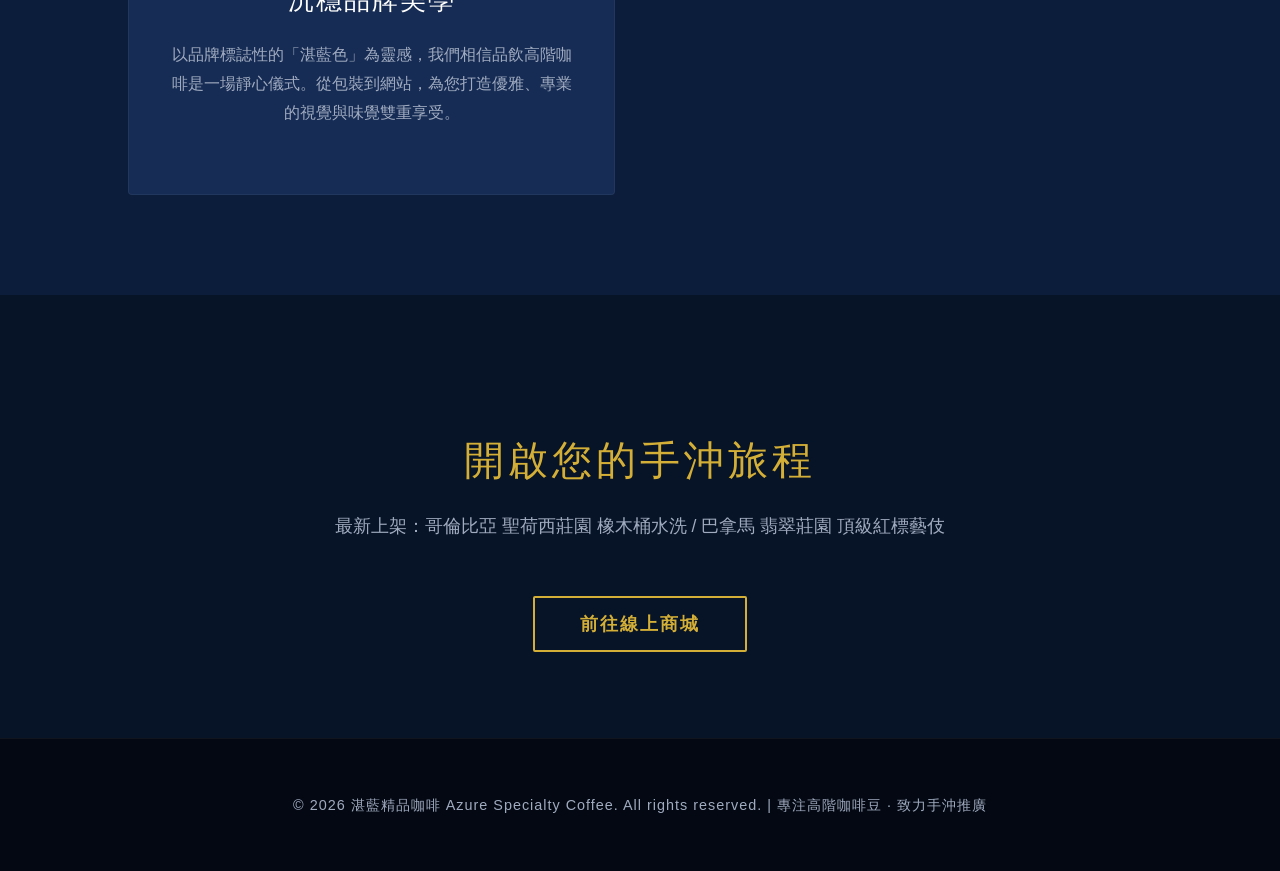
<file: w1/index.html>
<!DOCTYPE html>
<html lang="zh-TW">
<head>
    <meta charset="UTF-8">
    <meta name="viewport" content="width=device-width, initial-scale=1.0">
    <title>湛藍精品咖啡 | 頂級手沖咖啡</title>
    <style>
        :root {
            --primary-blue: #0b1d3a;
            --secondary-blue: #162c54;
            --accent-gold: #d4af37;
            --text-light: #f8f9fa;
            --text-dark: #a0abc0;
        }
        body {
            margin: 0;
            padding: 0;
            font-family: 'Helvetica Neue', Arial, 'Microsoft JhengHei', sans-serif;
            background-color: var(--primary-blue);
            color: var(--text-light);
            line-height: 1.6;
        }
        header {
            display: flex;
            justify-content: space-between;
            align-items: center;
            padding: 20px 60px;
            background-color: rgba(11, 29, 58, 0.98);
            position: sticky;
            top: 0;
            z-index: 1000;
            border-bottom: 1px solid rgba(212, 175, 55, 0.2);
            box-shadow: 0 4px 6px rgba(0,0,0,0.1);
        }
        .logo {
            font-size: 26px;
            font-weight: 700;
            color: var(--accent-gold);
            text-decoration: none;
            letter-spacing: 3px;
            display: flex;
            align-items: center;
            gap: 10px;
        }
        nav {
            display: flex;
            gap: 40px;
        }
        nav a {
            color: var(--text-light);
            text-decoration: none;
            font-size: 16px;
            letter-spacing: 1px;
            transition: color 0.3s ease;
        }
        nav a:hover {
            color: var(--accent-gold);
        }
        .hero {
            height: 85vh;
            display: flex;
            flex-direction: column;
            justify-content: center;
            align-items: center;
            text-align: center;
            background: linear-gradient(135deg, rgba(11,29,58,0.9) 0%, rgba(5,13,26,0.9) 100%), 
                        url('https://images.unsplash.com/photo-1497935586351-b67a49e012bf?ixlib=rb-1.2.1&auto=format&fit=crop&w=1920&q=80') no-repeat center center/cover;
            background-blend-mode: overlay;
            padding: 0 20px;
        }
        .hero h1 {
            font-size: 4.5rem;
            margin-bottom: 20px;
            letter-spacing: 6px;
            color: #ffffff;
            font-weight: 300;
            text-shadow: 2px 2px 4px rgba(0,0,0,0.5);
        }
        .hero p {
            font-size: 1.25rem;
            max-width: 650px;
            color: #d1d8e0;
            margin-bottom: 50px;
            letter-spacing: 1.5px;
        }
        .btn {
            padding: 16px 45px;
            background-color: var(--accent-gold);
            color: #000;
            text-decoration: none;
            font-size: 1.1rem;
            font-weight: bold;
            border-radius: 2px;
            transition: all 0.3s ease;
            letter-spacing: 2px;
        }
        .btn:hover {
            background-color: #fce28b;
            transform: translateY(-3px);
            box-shadow: 0 10px 20px rgba(0,0,0,0.2);
        }
        .section {
            padding: 100px 10%;
        }
        .section-title {
            text-align: center;
            font-size: 2.5rem;
            color: var(--accent-gold);
            margin-bottom: 20px;
            font-weight: 300;
            letter-spacing: 4px;
        }
        .section-subtitle {
            text-align: center;
            color: var(--text-dark);
            margin-bottom: 70px;
            font-size: 1.1rem;
        }
        .features {
            display: grid;
            grid-template-columns: repeat(auto-fit, minmax(320px, 1fr));
            gap: 50px;
        }
        .feature-card {
            background-color: var(--secondary-blue);
            padding: 50px 40px;
            border-radius: 4px;
            text-align: center;
            border: 1px solid rgba(255,255,255,0.05);
            transition: all 0.4s ease;
            position: relative;
            overflow: hidden;
        }
        .feature-card::before {
            content: '';
            position: absolute;
            top: 0; left: 0; width: 100%; height: 3px;
            background-color: var(--accent-gold);
            transform: scaleX(0);
            transition: transform 0.4s ease;
        }
        .feature-card:hover::before {
            transform: scaleX(1);
        }
        .feature-card:hover {
            transform: translateY(-10px);
            box-shadow: 0 15px 30px rgba(0,0,0,0.3);
            border-color: rgba(212, 175, 55, 0.3);
        }
        .feature-card h3 {
            font-size: 1.6rem;
            margin-bottom: 20px;
            color: #fff;
            font-weight: 400;
            letter-spacing: 2px;
        }
        .feature-card p {
            color: var(--text-dark);
            font-size: 1rem;
            line-height: 1.8;
        }
        .shop-section {
            background-color: #071326;
            text-align: center;
        }
        footer {
            text-align: center;
            padding: 40px;
            background-color: #030812;
            color: var(--text-dark);
            font-size: 0.9rem;
            border-top: 1px solid rgba(255,255,255,0.05);
            letter-spacing: 1px;
        }
    </style>
</head>
<body>
    <header>
        <a href="#" class="logo">湛藍精品咖啡</a>
        <nav>
            <a href="#about">品牌哲學</a>
            <a href="#beans">高階豆單</a>
            <a href="#brew">手沖藝術</a>
            <a href="#shop">選購咖啡</a>
        </nav>
    </header>

    <section class="hero">
        <h1>演繹手沖的極致純粹</h1>
        <p>專為手沖咖啡愛好者打造的精品殿堂。<br>嚴選世界級高階莊園咖啡豆，在深藍的靜謐中，品味每一滴萃取的醇厚與芬芳。</p>
        <a href="#shop" class="btn">探索頂級咖啡豆</a>
    </section>

    <section id="about" class="section">
        <h2 class="section-title">為什麼選擇湛藍？</h2>
        <p class="section-subtitle">我們專注於手沖咖啡的每一個細節，只為呈現最完美的風味。</p>
        
        <div class="features">
            <div class="feature-card">
                <h3>高階咖啡生豆</h3>
                <p>由國際認證尋豆師親赴產區，嚴選巴拿馬藝伎、衣索比亞等頂尖莊園微批次生豆，確保風味的稀有與獨特，滿足挑剔的味蕾。</p>
            </div>
            <div class="feature-card">
                <h3>專屬手沖烘焙</h3>
                <p>揚棄流水線式的量產，採用小鍋精緻烘焙。針對每款豆子的含水率與密度，量身打造專屬烘焙曲線，完美釋放花果香氣與層次。</p>
            </div>
            <div class="feature-card">
                <h3>沉穩品牌美學</h3>
                <p>以品牌標誌性的「湛藍色」為靈感，我們相信品飲高階咖啡是一場靜心儀式。從包裝到網站，為您打造優雅、專業的視覺與味覺雙重享受。</p>
            </div>
        </div>
    </section>

    <section id="shop" class="section shop-section">
        <h2 class="section-title">開啟您的手沖旅程</h2>
        <p class="section-subtitle">最新上架：哥倫比亞 聖荷西莊園 橡木桶水洗 / 巴拿馬 翡翠莊園 頂級紅標藝伎</p>
        <a href="#" class="btn" style="background-color: transparent; border: 2px solid var(--accent-gold); color: var(--accent-gold);">前往線上商城</a>
    </section>

    <footer>
        <p>&copy; 2026 湛藍精品咖啡 Azure Specialty Coffee. All rights reserved. | 專注高階咖啡豆 · 致力手沖推廣</p>
    </footer>
</body>
</html>
</file>
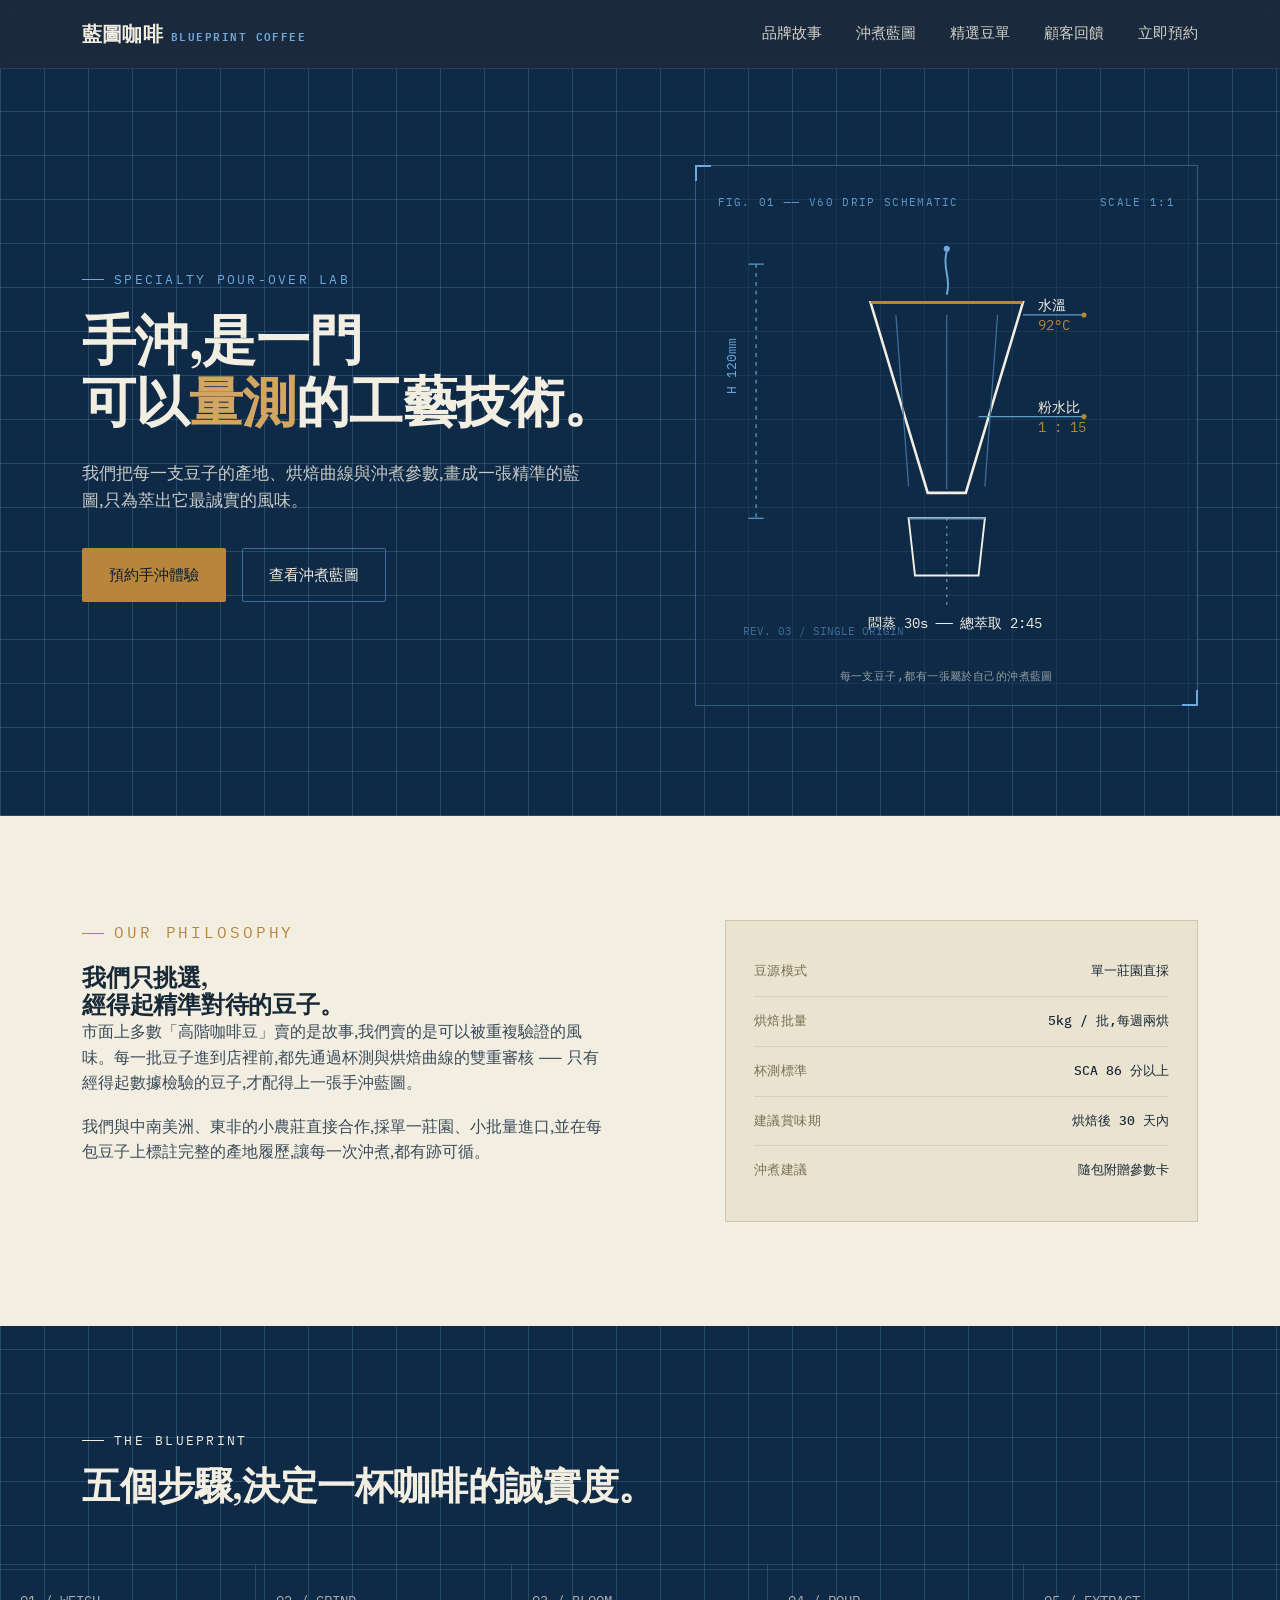
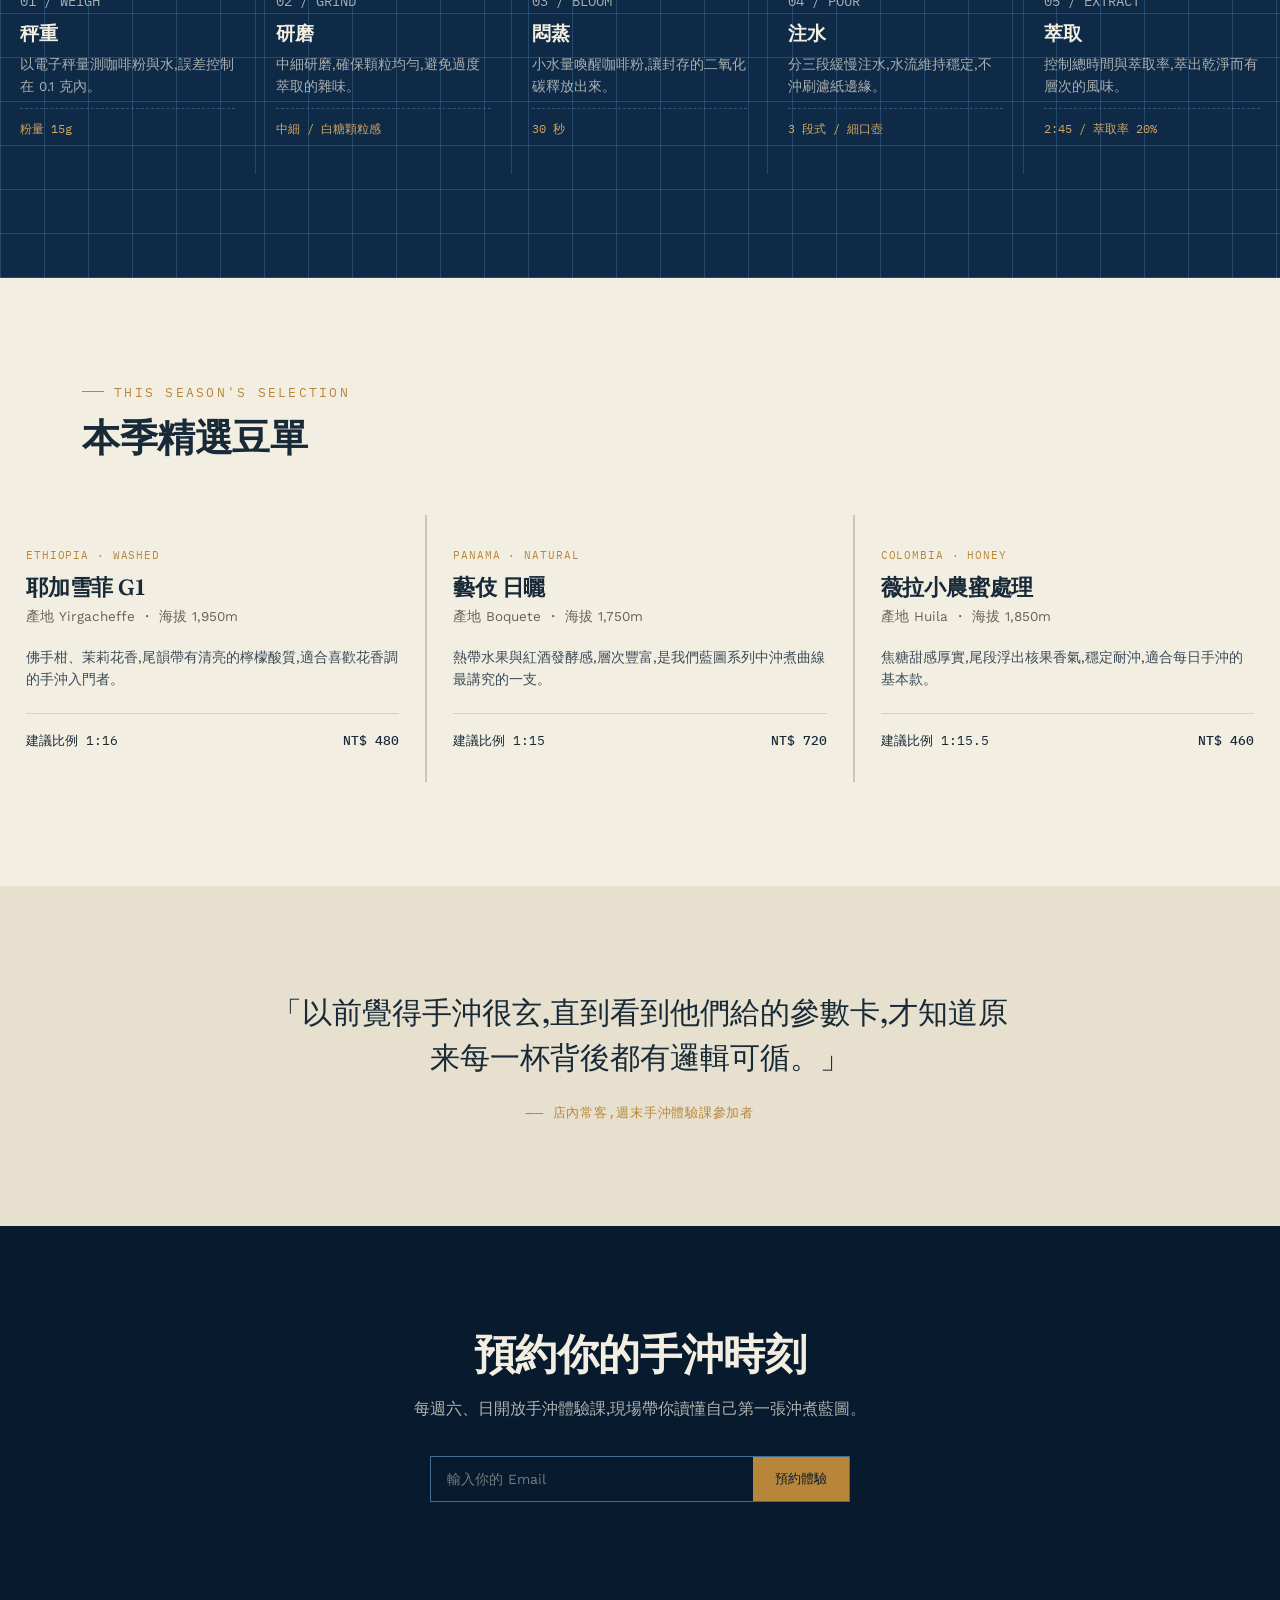
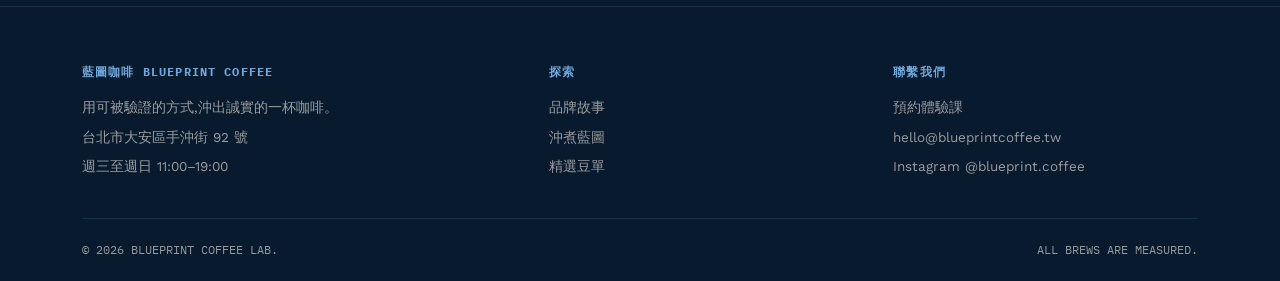
<file: week3/index.html>
<!DOCTYPE html>
<html lang="zh-Hant">
<head>
<meta charset="UTF-8">
<meta name="viewport" content="width=device-width, initial-scale=1.0">
<title>藍圖咖啡 Blueprint Coffee ── 精準手沖,誠實風味</title>
<link rel="preconnect" href="https://fonts.googleapis.com">
<link rel="preconnect" href="https://fonts.gstatic.com" crossorigin>
<link href="https://fonts.googleapis.com/css2?family=Fraunces:opsz,wght@9..144,400;9..144,500;9..144,600;9..144,700&family=Work+Sans:wght@300;400;500;600&family=IBM+Plex+Mono:wght@400;500&display=swap" rel="stylesheet">
<style>
  :root{
    --ink-black:#081A2E;
    --blueprint:#0E2A47;
    --blueprint-line:#3E6E96;
    --blueprint-line-soft:rgba(94,155,197,0.28);
    --paper:#F3EEE2;
    --paper-dim:#E7E0CE;
    --brass:#B8863B;
    --brass-light:#D2A662;
    --sky:#6FA8DC;
    --ink-on-paper:#182A38;
    --max-w:1180px;
  }

  *{margin:0;padding:0;box-sizing:border-box;}
  html{scroll-behavior:smooth;}
  body{
    font-family:'Work Sans', sans-serif;
    background:var(--paper);
    color:var(--ink-on-paper);
    line-height:1.6;
    -webkit-font-smoothing:antialiased;
  }
  a{color:inherit;text-decoration:none;}
  img,svg{display:block;max-width:100%;}
  .container{max-width:var(--max-w);margin:0 auto;padding:0 32px;}
  .eyebrow{
    font-family:'IBM Plex Mono', monospace;
    font-size:12.5px;
    letter-spacing:0.18em;
    text-transform:uppercase;
    display:flex;
    align-items:center;
    gap:10px;
  }
  .eyebrow::before{
    content:"";
    width:22px;height:1px;
    background:currentColor;
    display:inline-block;
  }
  h1,h2,h3{
    font-family:'Fraunces', serif;
    font-weight:600;
    line-height:1.15;
    letter-spacing:-0.01em;
  }
  .btn{
    display:inline-flex;
    align-items:center;
    gap:10px;
    padding:14px 26px;
    border-radius:2px;
    font-family:'Work Sans', sans-serif;
    font-size:15px;
    font-weight:500;
    border:1px solid transparent;
    cursor:pointer;
    transition:transform .25s ease, background .25s ease, border-color .25s ease, color .25s ease;
  }
  .btn:focus-visible{outline:2px solid var(--sky);outline-offset:3px;}
  .btn-primary{background:var(--brass);color:var(--ink-black);}
  .btn-primary:hover{background:var(--brass-light);transform:translateY(-1px);}
  .btn-ghost{border-color:var(--blueprint-line);color:var(--paper);}
  .btn-ghost:hover{border-color:var(--sky);color:var(--sky);}
  .btn-ghost.on-paper{border-color:var(--ink-on-paper);color:var(--ink-on-paper);}
  .btn-ghost.on-paper:hover{border-color:var(--brass);color:var(--brass);}

  /* ---------- NAV ---------- */
  header{
    position:sticky;top:0;z-index:50;
    background:rgba(8,26,46,0.92);
    backdrop-filter:blur(6px);
    border-bottom:1px solid rgba(94,155,197,0.2);
  }
  nav{
    max-width:var(--max-w);margin:0 auto;padding:18px 32px;
    display:flex;align-items:center;justify-content:space-between;
    color:var(--paper);
  }
  .logo{
    font-family:'Fraunces', serif;
    font-size:20px;font-weight:600;letter-spacing:0.01em;
    color:var(--paper);display:flex;align-items:baseline;gap:8px;
  }
  .logo span{
    font-family:'IBM Plex Mono', monospace;
    font-size:10.5px;letter-spacing:0.14em;color:var(--sky);
  }
  .nav-links{display:flex;gap:34px;font-size:14.5px;}
  .nav-links a{opacity:0.85;transition:opacity .2s;}
  .nav-links a:hover{opacity:1;color:var(--sky);}
  .nav-toggle{display:none;background:none;border:none;color:var(--paper);font-size:24px;cursor:pointer;}

  @media (max-width:860px){
    .nav-links{
      position:absolute;top:100%;left:0;right:0;
      background:var(--ink-black);
      flex-direction:column;gap:0;
      max-height:0;overflow:hidden;
      transition:max-height .3s ease;
    }
    .nav-links.open{max-height:320px;}
    .nav-links a{padding:16px 32px;border-top:1px solid rgba(94,155,197,0.15);}
    .nav-toggle{display:block;}
  }

  /* ---------- HERO ---------- */
  .hero{
    background:
      repeating-linear-gradient(0deg, var(--blueprint-line-soft) 0, var(--blueprint-line-soft) 1px, transparent 1px, transparent 44px),
      repeating-linear-gradient(90deg, var(--blueprint-line-soft) 0, var(--blueprint-line-soft) 1px, transparent 1px, transparent 44px),
      var(--blueprint);
    color:var(--paper);
    padding:96px 0 110px;
    position:relative;
    overflow:hidden;
  }
  .hero-grid{
    max-width:var(--max-w);margin:0 auto;padding:0 32px;
    display:grid;grid-template-columns:1.05fr 0.95fr;gap:56px;align-items:center;
  }
  .hero h1{font-size:clamp(34px,4.6vw,54px);margin:20px 0 26px;color:var(--paper);}
  .hero h1 em{font-style:normal;color:var(--brass-light);}
  .hero p.lede{font-size:17px;max-width:46ch;color:rgba(243,238,226,0.82);margin-bottom:34px;}
  .hero-cta{display:flex;gap:16px;flex-wrap:wrap;}
  .hero-eyebrow{color:var(--sky);margin-bottom:6px;}

  .blueprint-plate{
    position:relative;
    border:1px solid rgba(94,155,197,0.45);
    background:rgba(15,42,71,0.55);
    padding:28px 22px 20px;
  }
  .blueprint-plate::before,.blueprint-plate::after,
  .plate-corner-tl,.plate-corner-br{
    content:"";position:absolute;width:14px;height:14px;
    border-color:var(--sky);
  }
  .blueprint-plate::before{top:-1px;left:-1px;border-top:2px solid var(--sky);border-left:2px solid var(--sky);}
  .blueprint-plate::after{bottom:-1px;right:-1px;border-bottom:2px solid var(--sky);border-right:2px solid var(--sky);}
  .plate-label{
    font-family:'IBM Plex Mono', monospace;font-size:11px;letter-spacing:0.12em;
    color:var(--sky);display:flex;justify-content:space-between;margin-bottom:14px;opacity:0.85;
  }
  .plate-caption{
    font-family:'IBM Plex Mono', monospace;font-size:11px;color:rgba(243,238,226,0.6);
    text-align:center;margin-top:10px;letter-spacing:0.04em;
  }

  @media (max-width:900px){
    .hero-grid{grid-template-columns:1fr;}
    .hero{padding:64px 0 76px;}
  }

  /* ---------- SECTION SHARED ---------- */
  section{padding:104px 0;}
  .section-head{max-width:640px;margin-bottom:56px;}
  .section-head h2{font-size:clamp(26px,3.2vw,38px);margin-top:14px;}
  .on-dark{background:var(--ink-black);color:var(--paper);}
  .on-dark .eyebrow{color:var(--sky);}
  .on-paper .eyebrow{color:var(--brass);}

  /* ---------- ABOUT / SPEC SHEET ---------- */
  .about-grid{display:grid;grid-template-columns:1.1fr 0.9fr;gap:64px;align-items:start;}
  .about-grid p{font-size:16px;color:#3a4b58;max-width:52ch;margin-bottom:18px;}
  .spec-sheet{border:1px solid #cfc6ac;background:#EAE3D0;padding:26px 28px;}
  .spec-row{
    display:flex;justify-content:space-between;gap:20px;
    padding:14px 0;border-bottom:1px solid #d8d0b8;
    font-family:'IBM Plex Mono', monospace;font-size:13px;
  }
  .spec-row:last-child{border-bottom:none;}
  .spec-row dt{color:#7a6f52;letter-spacing:0.04em;}
  .spec-row dd{font-weight:500;color:var(--ink-on-paper);text-align:right;}

  @media (max-width:860px){ .about-grid{grid-template-columns:1fr;} }

  /* ---------- PROCESS BLUEPRINT ---------- */
  .process{
    background:
      repeating-linear-gradient(0deg, var(--blueprint-line-soft) 0, var(--blueprint-line-soft) 1px, transparent 1px, transparent 44px),
      repeating-linear-gradient(90deg, var(--blueprint-line-soft) 0, var(--blueprint-line-soft) 1px, transparent 1px, transparent 44px),
      var(--blueprint);
    color:var(--paper);
  }
  .steps{
    display:grid;grid-template-columns:repeat(5,1fr);gap:0;
    border-top:1px solid var(--blueprint-line-soft);
  }
  .step{
    padding:26px 20px;border-right:1px solid var(--blueprint-line-soft);position:relative;
  }
  .step:last-child{border-right:none;}
  .step-index{font-family:'IBM Plex Mono', monospace;font-size:12px;color:var(--sky);margin-bottom:14px;}
  .step h3{font-size:19px;color:var(--paper);margin-bottom:10px;font-weight:600;}
  .step p{font-size:13.5px;color:rgba(243,238,226,0.68);margin-bottom:10px;}
  .step .metric{
    font-family:'IBM Plex Mono', monospace;font-size:12px;color:var(--brass-light);
    border-top:1px dashed rgba(94,155,197,0.4);padding-top:10px;
  }
  @media (max-width:960px){
    .steps{grid-template-columns:1fr 1fr;}
    .step{border-right:1px solid var(--blueprint-line-soft);border-bottom:1px solid var(--blueprint-line-soft);}
    .step:nth-child(2n){border-right:none;}
  }
  @media (max-width:560px){
    .steps{grid-template-columns:1fr;}
    .step{border-right:none;}
  }

  /* ---------- BEANS ---------- */
  .bean-grid{display:grid;grid-template-columns:repeat(3,1fr);gap:2px;background:#cfc6ac;}
  .bean-card{
    background:var(--paper);padding:32px 26px;position:relative;
    display:flex;flex-direction:column;height:100%;
  }
  .bean-tag{
    font-family:'IBM Plex Mono', monospace;font-size:11px;color:var(--brass);
    letter-spacing:0.08em;margin-bottom:10px;
  }
  .bean-card h3{font-size:22px;margin-bottom:6px;}
  .bean-origin{font-size:13.5px;color:#6b6250;margin-bottom:18px;}
  .bean-notes{font-size:14px;color:#3a4b58;margin-bottom:22px;flex-grow:1;}
  .bean-meta{
    display:flex;justify-content:space-between;align-items:center;
    border-top:1px solid #d8d0b8;padding-top:16px;
    font-family:'IBM Plex Mono', monospace;font-size:12.5px;
  }
  .bean-price{color:var(--ink-on-paper);font-weight:500;}
  @media (max-width:900px){ .bean-grid{grid-template-columns:1fr 1fr;} }
  @media (max-width:600px){ .bean-grid{grid-template-columns:1fr;} }

  /* ---------- QUOTE ---------- */
  .quote-section{background:var(--paper-dim);}
  .quote-wrap{max-width:760px;margin:0 auto;text-align:center;}
  blockquote{
    font-family:'Fraunces', serif;font-size:clamp(22px,2.6vw,30px);
    font-weight:500;line-height:1.5;color:var(--ink-on-paper);margin-bottom:22px;
  }
  .quote-attr{font-family:'IBM Plex Mono', monospace;font-size:12.5px;color:var(--brass);letter-spacing:0.06em;}

  /* ---------- CTA / FOOTER ---------- */
  .cta-section{background:var(--ink-black);color:var(--paper);text-align:center;}
  .cta-section h2{font-size:clamp(28px,3.6vw,42px);margin-bottom:18px;}
  .cta-section p{color:rgba(243,238,226,0.72);max-width:48ch;margin:0 auto 34px;}
  .cta-form{
    display:flex;max-width:420px;margin:0 auto;gap:0;border:1px solid var(--blueprint-line);
  }
  .cta-form input{
    flex:1;background:transparent;border:none;padding:14px 16px;
    color:var(--paper);font-family:'Work Sans', sans-serif;font-size:14px;
  }
  .cta-form input::placeholder{color:rgba(243,238,226,0.45);}
  .cta-form input:focus{outline:none;}
  .cta-form button{
    background:var(--brass);color:var(--ink-black);border:none;
    padding:0 22px;font-weight:500;cursor:pointer;font-family:'Work Sans', sans-serif;
    transition:background .2s;
  }
  .cta-form button:hover{background:var(--brass-light);}

  footer{background:var(--ink-black);border-top:1px solid rgba(94,155,197,0.18);color:rgba(243,238,226,0.6);}
  .footer-grid{
    display:grid;grid-template-columns:1.4fr 1fr 1fr;gap:40px;padding:56px 0 32px;
    font-size:13.5px;
  }
  .footer-grid h4{
    font-family:'IBM Plex Mono', monospace;font-size:11.5px;letter-spacing:0.1em;
    color:var(--sky);margin-bottom:16px;text-transform:uppercase;
  }
  .footer-grid p, .footer-grid a{display:block;margin-bottom:8px;color:rgba(243,238,226,0.62);}
  .footer-grid a:hover{color:var(--paper);}
  .footer-bottom{
    border-top:1px solid rgba(94,155,197,0.15);padding:22px 0;
    font-family:'IBM Plex Mono', monospace;font-size:11.5px;
    display:flex;justify-content:space-between;flex-wrap:wrap;gap:10px;
  }
  @media (max-width:700px){ .footer-grid{grid-template-columns:1fr;} }

  /* ---------- REVEAL ---------- */
  .reveal{opacity:0;transform:translateY(18px);transition:opacity .7s ease, transform .7s ease;}
  .reveal.in{opacity:1;transform:translateY(0);}
  @media (prefers-reduced-motion: reduce){
    .reveal{opacity:1;transform:none;transition:none;}
    html{scroll-behavior:auto;}
  }
</style>
</head>
<body>

<header>
  <nav>
    <a href="#top" class="logo">藍圖咖啡<span>BLUEPRINT COFFEE</span></a>
    <button class="nav-toggle" id="navToggle" aria-label="開啟選單" aria-expanded="false">☰</button>
    <div class="nav-links" id="navLinks">
      <a href="#about">品牌故事</a>
      <a href="#process">沖煮藍圖</a>
      <a href="#beans">精選豆單</a>
      <a href="#quote">顧客回饋</a>
      <a href="#cta">立即預約</a>
    </div>
  </nav>
</header>

<section class="hero" id="top">
  <div class="hero-grid">
    <div>
      <p class="eyebrow hero-eyebrow">SPECIALTY POUR-OVER LAB</p>
      <h1>手沖,是一門<br>可以<em>量測</em>的工藝技術。</h1>
      <p class="lede">我們把每一支豆子的產地、烘焙曲線與沖煮參數,畫成一張精準的藍圖,只為萃出它最誠實的風味。</p>
      <div class="hero-cta">
        <a href="#cta" class="btn btn-primary">預約手沖體驗</a>
        <a href="#process" class="btn btn-ghost">查看沖煮藍圖</a>
      </div>
    </div>

    <div class="blueprint-plate reveal">
      <div class="plate-label"><span>FIG. 01 ── V60 DRIP SCHEMATIC</span><span>SCALE 1:1</span></div>
      <svg viewBox="0 0 360 340" xmlns="http://www.w3.org/2000/svg" role="img" aria-label="V60 手沖濾杯示意圖,標註水溫、粉水比、悶蒸與總萃取時間">
        <!-- dimension lines -->
        <line x1="30" y1="30" x2="30" y2="230" stroke="#5E9BC5" stroke-width="1" stroke-dasharray="3 4"/>
        <line x1="24" y1="30" x2="36" y2="30" stroke="#5E9BC5" stroke-width="1"/>
        <line x1="24" y1="230" x2="36" y2="230" stroke="#5E9BC5" stroke-width="1"/>
        <text x="14" y="132" fill="#6FA8DC" font-size="10" font-family="IBM Plex Mono, monospace" transform="rotate(-90 14 132)">H 120mm</text>

        <!-- dripper cone -->
        <path d="M120 60 L240 60 L195 210 L165 210 Z" fill="none" stroke="#F3EEE2" stroke-width="2"/>
        <path d="M120 60 L240 60" stroke="#B8863B" stroke-width="2"/>
        <!-- ribs -->
        <line x1="140" y1="70" x2="150" y2="205" stroke="#3E6E96" stroke-width="1"/>
        <line x1="180" y1="70" x2="180" y2="207" stroke="#3E6E96" stroke-width="1"/>
        <line x1="220" y1="70" x2="210" y2="205" stroke="#3E6E96" stroke-width="1"/>

        <!-- server -->
        <path d="M150 230 L210 230 L205 275 L155 275 Z" fill="none" stroke="#F3EEE2" stroke-width="1.5"/>
        <line x1="150" y1="230" x2="210" y2="230" stroke="#5E9BC5" stroke-width="1"/>

        <!-- pour line + droplets -->
        <path d="M180 20 C176 34, 184 40, 180 54" stroke="#6FA8DC" stroke-width="1.5" fill="none"/>
        <circle cx="180" cy="18" r="2.4" fill="#6FA8DC"/>

        <!-- annotation callouts -->
        <line x1="240" y1="70" x2="288" y2="70" stroke="#5E9BC5" stroke-width="1"/>
        <circle cx="288" cy="70" r="2" fill="#B8863B"/>
        <text x="252" y="66" fill="#F3EEE2" font-size="11" font-family="IBM Plex Mono, monospace">水溫</text>
        <text x="252" y="82" fill="#B8863B" font-size="11" font-family="IBM Plex Mono, monospace">92°C</text>

        <line x1="205" y1="150" x2="288" y2="150" stroke="#5E9BC5" stroke-width="1"/>
        <circle cx="288" cy="150" r="2" fill="#B8863B"/>
        <text x="252" y="146" fill="#F3EEE2" font-size="11" font-family="IBM Plex Mono, monospace">粉水比</text>
        <text x="252" y="162" fill="#B8863B" font-size="11" font-family="IBM Plex Mono, monospace">1 : 15</text>

        <line x1="180" y1="230" x2="180" y2="300" stroke="#5E9BC5" stroke-width="1" stroke-dasharray="2 4"/>
        <text x="118" y="316" fill="#F3EEE2" font-size="11" font-family="IBM Plex Mono, monospace">悶蒸 30s ── 總萃取 2:45</text>

        <!-- corner tick -->
        <text x="20" y="322" fill="#3E6E96" font-size="9" font-family="IBM Plex Mono, monospace">REV. 03 / SINGLE ORIGIN</text>
      </svg>
      <p class="plate-caption">每一支豆子,都有一張屬於自己的沖煮藍圖</p>
    </div>
  </div>
</section>

<section class="on-paper" id="about">
  <div class="container">
    <div class="about-grid">
      <div class="reveal">
        <p class="eyebrow">OUR PHILOSOPHY</p>
        <h2>我們只挑選,<br>經得起精準對待的豆子。</h2>
        <p>市面上多數「高階咖啡豆」賣的是故事,我們賣的是可以被重複驗證的風味。每一批豆子進到店裡前,都先通過杯測與烘焙曲線的雙重審核 ── 只有經得起數據檢驗的豆子,才配得上一張手沖藍圖。</p>
        <p>我們與中南美洲、東非的小農莊直接合作,採單一莊園、小批量進口,並在每包豆子上標註完整的產地履歷,讓每一次沖煮,都有跡可循。</p>
      </div>
      <dl class="spec-sheet reveal">
        <div class="spec-row"><dt>豆源模式</dt><dd>單一莊園直採</dd></div>
        <div class="spec-row"><dt>烘焙批量</dt><dd>5kg / 批,每週兩烘</dd></div>
        <div class="spec-row"><dt>杯測標準</dt><dd>SCA 86 分以上</dd></div>
        <div class="spec-row"><dt>建議賞味期</dt><dd>烘焙後 30 天內</dd></div>
        <div class="spec-row"><dt>沖煮建議</dt><dd>隨包附贈參數卡</dd></div>
      </dl>
    </div>
  </div>
</section>

<section class="process" id="process">
  <div class="container">
    <div class="section-head reveal">
      <p class="eyebrow">THE BLUEPRINT</p>
      <h2>五個步驟,決定一杯咖啡的誠實度。</h2>
    </div>
  </div>
  <div class="steps reveal">
    <div class="step">
      <p class="step-index">01 / WEIGH</p>
      <h3>秤重</h3>
      <p>以電子秤量測咖啡粉與水,誤差控制在 0.1 克內。</p>
      <p class="metric">粉量 15g</p>
    </div>
    <div class="step">
      <p class="step-index">02 / GRIND</p>
      <h3>研磨</h3>
      <p>中細研磨,確保顆粒均勻,避免過度萃取的雜味。</p>
      <p class="metric">中細 / 白糖顆粒感</p>
    </div>
    <div class="step">
      <p class="step-index">03 / BLOOM</p>
      <h3>悶蒸</h3>
      <p>小水量喚醒咖啡粉,讓封存的二氧化碳釋放出來。</p>
      <p class="metric">30 秒</p>
    </div>
    <div class="step">
      <p class="step-index">04 / POUR</p>
      <h3>注水</h3>
      <p>分三段緩慢注水,水流維持穩定,不沖刷濾紙邊緣。</p>
      <p class="metric">3 段式 / 細口壺</p>
    </div>
    <div class="step">
      <p class="step-index">05 / EXTRACT</p>
      <h3>萃取</h3>
      <p>控制總時間與萃取率,萃出乾淨而有層次的風味。</p>
      <p class="metric">2:45 / 萃取率 20%</p>
    </div>
  </div>
</section>

<section class="on-paper" id="beans">
  <div class="container">
    <div class="section-head reveal">
      <p class="eyebrow">THIS SEASON'S SELECTION</p>
      <h2>本季精選豆單</h2>
    </div>
  </div>
  <div class="bean-grid reveal">
    <div class="bean-card">
      <p class="bean-tag">ETHIOPIA · WASHED</p>
      <h3>耶加雪菲 G1</h3>
      <p class="bean-origin">產地 Yirgacheffe ・ 海拔 1,950m</p>
      <p class="bean-notes">佛手柑、茉莉花香,尾韻帶有清亮的檸檬酸質,適合喜歡花香調的手沖入門者。</p>
      <div class="bean-meta"><span>建議比例 1:16</span><span class="bean-price">NT$ 480</span></div>
    </div>
    <div class="bean-card">
      <p class="bean-tag">PANAMA · NATURAL</p>
      <h3>藝伎 日曬</h3>
      <p class="bean-origin">產地 Boquete ・ 海拔 1,750m</p>
      <p class="bean-notes">熱帶水果與紅酒發酵感,層次豐富,是我們藍圖系列中沖煮曲線最講究的一支。</p>
      <div class="bean-meta"><span>建議比例 1:15</span><span class="bean-price">NT$ 720</span></div>
    </div>
    <div class="bean-card">
      <p class="bean-tag">COLOMBIA · HONEY</p>
      <h3>薇拉小農蜜處理</h3>
      <p class="bean-origin">產地 Huila ・ 海拔 1,850m</p>
      <p class="bean-notes">焦糖甜感厚實,尾段浮出核果香氣,穩定耐沖,適合每日手沖的基本款。</p>
      <div class="bean-meta"><span>建議比例 1:15.5</span><span class="bean-price">NT$ 460</span></div>
    </div>
  </div>
</section>

<section class="quote-section" id="quote">
  <div class="container">
    <div class="quote-wrap reveal">
      <blockquote>「以前覺得手沖很玄,直到看到他們給的參數卡,才知道原来每一杯背後都有邏輯可循。」</blockquote>
      <p class="quote-attr">── 店內常客,週末手沖體驗課參加者</p>
    </div>
  </div>
</section>

<section class="cta-section" id="cta">
  <div class="container">
    <h2 class="reveal">預約你的手沖時刻</h2>
    <p class="reveal">每週六、日開放手沖體驗課,現場帶你讀懂自己第一張沖煮藍圖。</p>
    <form class="cta-form reveal" onsubmit="event.preventDefault(); this.querySelector('button').textContent='已收到,我們會盡快聯繫';">
      <input type="email" placeholder="輸入你的 Email" required aria-label="Email">
      <button type="submit">預約體驗</button>
    </form>
  </div>
</section>

<footer>
  <div class="container">
    <div class="footer-grid">
      <div>
        <h4>藍圖咖啡 BLUEPRINT COFFEE</h4>
        <p>用可被驗證的方式,沖出誠實的一杯咖啡。</p>
        <p>台北市大安區手沖街 92 號</p>
        <p>週三至週日 11:00–19:00</p>
      </div>
      <div>
        <h4>探索</h4>
        <a href="#about">品牌故事</a>
        <a href="#process">沖煮藍圖</a>
        <a href="#beans">精選豆單</a>
      </div>
      <div>
        <h4>聯繫我們</h4>
        <a href="#cta">預約體驗課</a>
        <a href="mailto:hello@blueprintcoffee.tw">hello@blueprintcoffee.tw</a>
        <a href="#top">Instagram @blueprint.coffee</a>
      </div>
    </div>
    <div class="footer-bottom">
      <span>© 2026 BLUEPRINT COFFEE LAB.</span>
      <span>ALL BREWS ARE MEASURED.</span>
    </div>
  </div>
</footer>

<script>
  // mobile nav toggle
  const navToggle = document.getElementById('navToggle');
  const navLinks = document.getElementById('navLinks');
  navToggle.addEventListener('click', () => {
    const isOpen = navLinks.classList.toggle('open');
    navToggle.setAttribute('aria-expanded', isOpen);
  });
  navLinks.querySelectorAll('a').forEach(a => a.addEventListener('click', () => {
    navLinks.classList.remove('open');
    navToggle.setAttribute('aria-expanded', 'false');
  }));

  // scroll reveal
  const prefersReduced = window.matchMedia('(prefers-reduced-motion: reduce)').matches;
  if (!prefersReduced && 'IntersectionObserver' in window) {
    const io = new IntersectionObserver((entries) => {
      entries.forEach(entry => {
        if (entry.isIntersecting) {
          entry.target.classList.add('in');
          io.unobserve(entry.target);
        }
      });
    }, { threshold: 0.15 });
    document.querySelectorAll('.reveal').forEach(el => io.observe(el));
  } else {
    document.querySelectorAll('.reveal').forEach(el => el.classList.add('in'));
  }
</script>

</body>
</html>
</file>
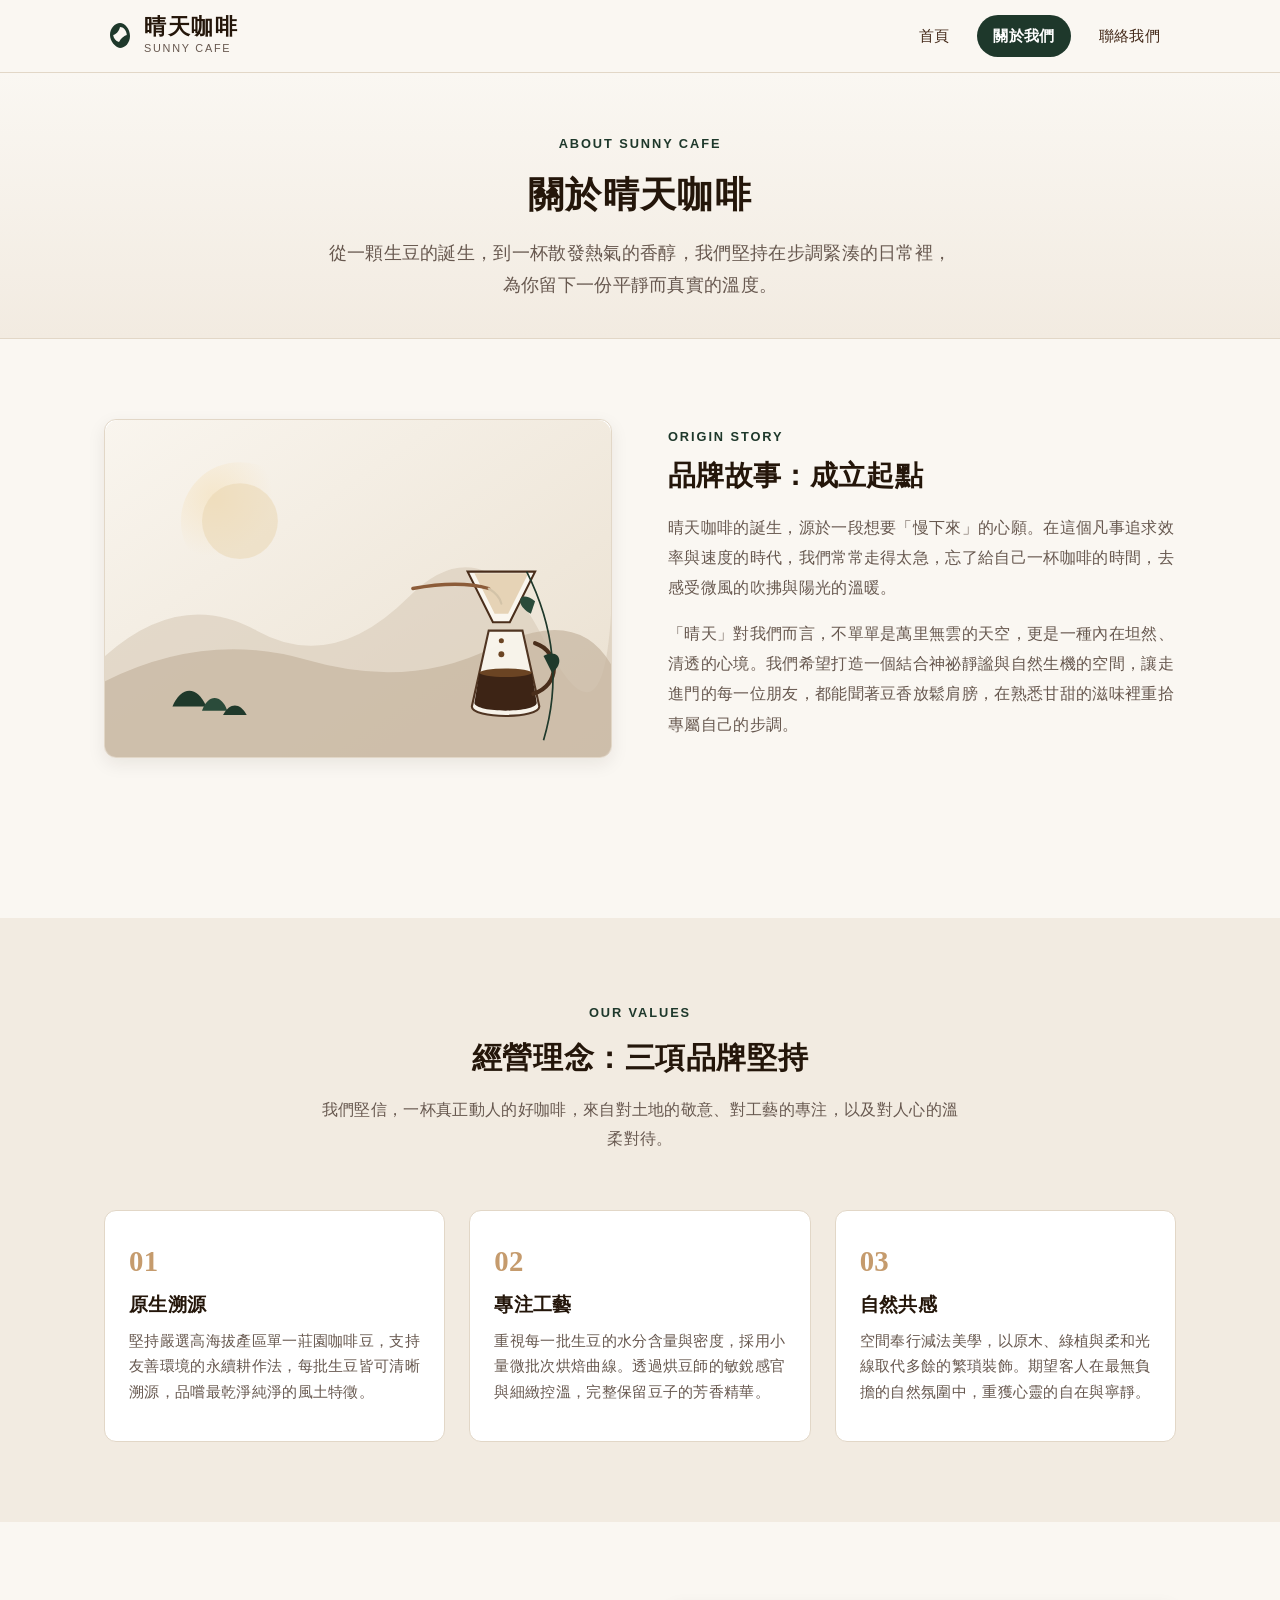
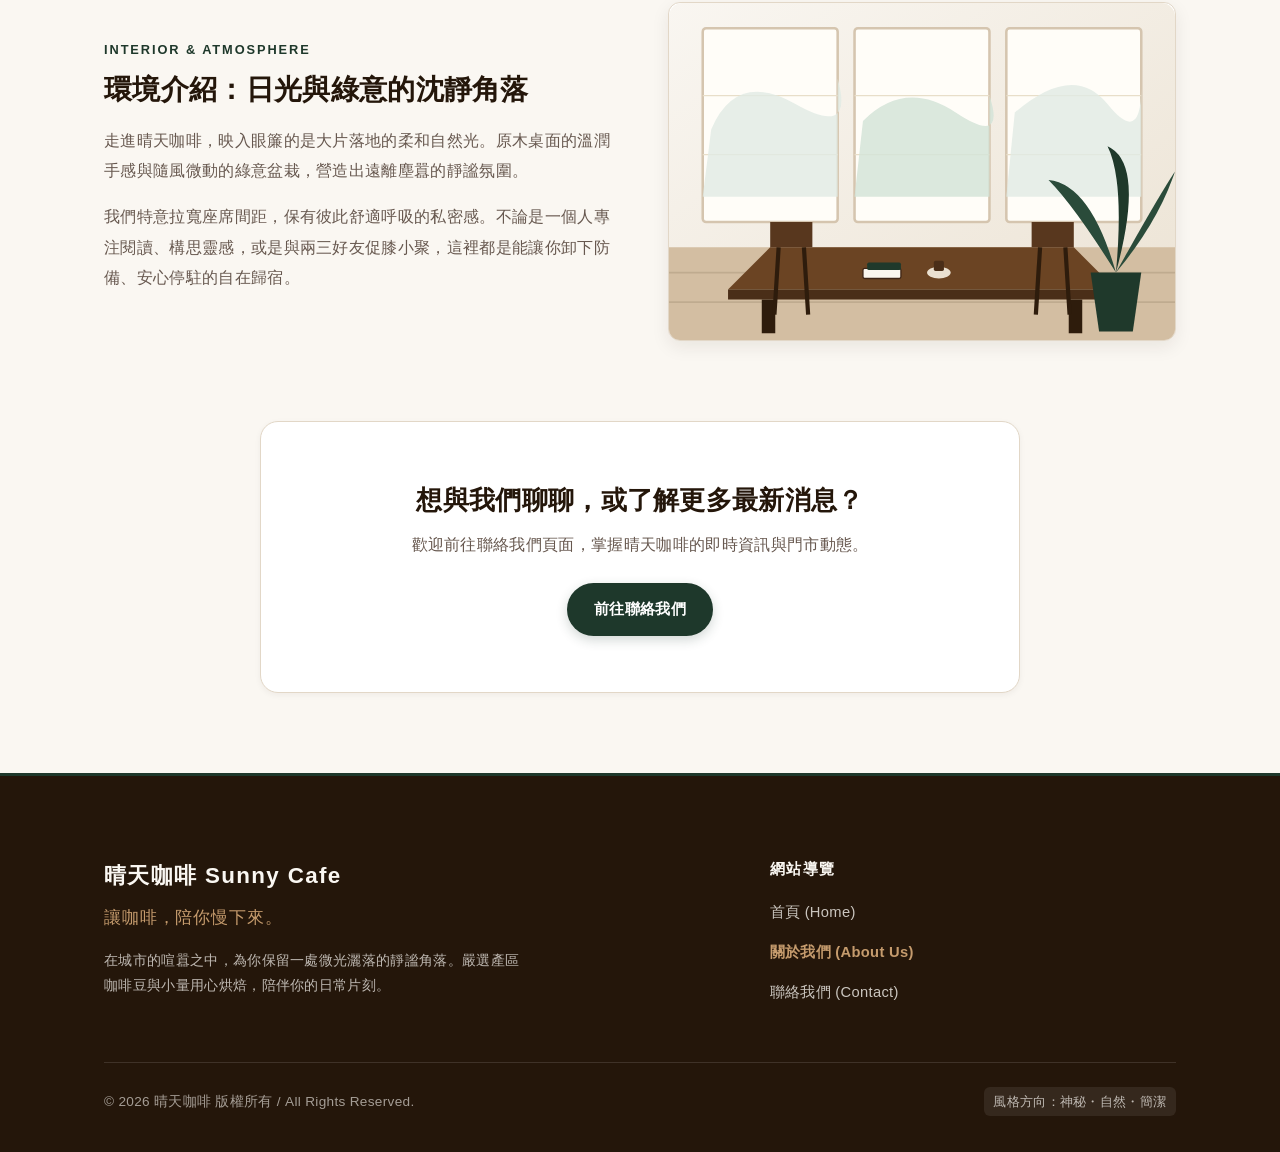
<file: pages/about.html>
<!DOCTYPE html>
<html lang="zh-Hant">
<head>
  <meta charset="UTF-8">
  <meta name="viewport" content="width=device-width, initial-scale=1.0">
  <title>關於我們 | 晴天咖啡</title>
  <meta name="description" content="了解晴天咖啡的品牌故事、成立起點、經營理念三項堅持與自然純粹的自在空間。讓咖啡，陪你慢下來。">
  <link rel="stylesheet" href="assets/css/site.css">
  <script src="assets/js/site.js" defer></script>
</head>
<body>
  <!-- 頂部共用導覽列 -->
  <header class="site-header">
    <div class="container header-container">
      <a href="index.html" class="brand-link" aria-label="晴天咖啡 首頁">
        <svg class="brand-icon" viewBox="0 0 32 32" aria-hidden="true">
          <path d="M16 3C11 3 6 8 6 15C6 21 11 27 16 28C21 28 26 23 26 16C26 9 21 3 16 3ZM16 7C19.5 7 22.5 10.5 22.8 15C20.5 15.5 17 18 15 22C11.5 21 9.5 18 9.2 15C11.5 14.5 15 12 16 7Z"/>
        </svg>
        <div class="brand-title-wrap">
          <span class="brand-name">晴天咖啡</span>
          <span class="brand-en">Sunny Cafe</span>
        </div>
      </a>

      <!-- 手機版漢堡切換按鈕 -->
      <button class="nav-toggle" type="button" aria-label="切換導覽選單" aria-expanded="false" aria-controls="primary-nav">
        <span class="hamburger-line"></span>
      </button>

      <!-- 主要導覽項目 -->
      <nav id="primary-nav" class="primary-nav" aria-label="主要導覽">
        <ul class="nav-list">
          <li><a href="index.html" class="nav-link">首頁</a></li>
          <li><a href="about.html" class="nav-link active" aria-current="page">關於我們</a></li>
          <li><a href="contact.html" class="nav-link">聯絡我們</a></li>
        </ul>
      </nav>
    </div>
  </header>
  <div class="nav-backdrop" aria-hidden="true"></div>

  <!-- 主要內容區 -->
  <main class="main-content">
    <!-- 頁面頂部標題與簡介 -->
    <header class="page-header">
      <div class="container page-header-inner">
        <span class="section-tag">ABOUT SUNNY CAFE</span>
        <h1 class="page-header-title">關於晴天咖啡</h1>
        <p class="page-header-desc">從一顆生豆的誕生，到一杯散發熱氣的香醇，我們堅持在步調緊湊的日常裡，為你留下一份平靜而真實的溫度。</p>
      </div>
    </header>

    <!-- 品牌故事：成立起點 -->
    <section class="section" aria-labelledby="story-heading">
      <div class="container">
        <div class="about-block">
          <div class="about-image">
            <img src="assets/images/about-story.svg" alt="高山咖啡莊園晨曦與手沖咖啡滴濾插畫" width="600" height="400">
          </div>
          <div class="about-text">
            <span class="section-tag">ORIGIN STORY</span>
            <h2 id="story-heading" class="about-subtitle">品牌故事：成立起點</h2>
            <p class="about-p">
              晴天咖啡的誕生，源於一段想要「慢下來」的心願。在這個凡事追求效率與速度的時代，我們常常走得太急，忘了給自己一杯咖啡的時間，去感受微風的吹拂與陽光的溫暖。
            </p>
            <p class="about-p">
              「晴天」對我們而言，不單單是萬里無雲的天空，更是一種內在坦然、清透的心境。我們希望打造一個結合神祕靜謐與自然生機的空間，讓走進門的每一位朋友，都能聞著豆香放鬆肩膀，在熟悉甘甜的滋味裡重拾專屬自己的步調。
            </p>
          </div>
        </div>
      </div>
    </section>

    <!-- 經營理念：三項品牌堅持 -->
    <section class="section section-subtle" aria-labelledby="philosophy-heading">
      <div class="container">
        <div class="section-header">
          <span class="section-tag">OUR VALUES</span>
          <h2 id="philosophy-heading" class="section-title">經營理念：三項品牌堅持</h2>
          <p class="section-desc">我們堅信，一杯真正動人的好咖啡，來自對土地的敬意、對工藝的專注，以及對人心的溫柔對待。</p>
        </div>

        <div class="values-grid">
          <!-- 堅持一 -->
          <article class="value-card">
            <div class="value-num">01</div>
            <h3 class="value-title">原生溯源</h3>
            <p class="value-desc">堅持嚴選高海拔產區單一莊園咖啡豆，支持友善環境的永續耕作法，每批生豆皆可清晰溯源，品嚐最乾淨純淨的風土特徵。</p>
          </article>

          <!-- 堅持二 -->
          <article class="value-card">
            <div class="value-num">02</div>
            <h3 class="value-title">專注工藝</h3>
            <p class="value-desc">重視每一批生豆的水分含量與密度，採用小量微批次烘焙曲線。透過烘豆師的敏銳感官與細緻控溫，完整保留豆子的芳香精華。</p>
          </article>

          <!-- 堅持三 -->
          <article class="value-card">
            <div class="value-num">03</div>
            <h3 class="value-title">自然共感</h3>
            <p class="value-desc">空間奉行減法美學，以原木、綠植與柔和光線取代多餘的繁瑣裝飾。期望客人在最無負擔的自然氛圍中，重獲心靈的自在與寧靜。</p>
          </article>
        </div>
      </div>
    </section>

    <!-- 環境介紹：圖片搭配文字 -->
    <section class="section" aria-labelledby="environment-heading">
      <div class="container">
        <div class="about-block reverse">
          <div class="about-image">
            <img src="assets/images/about-environment.svg" alt="晴天咖啡 店內大面採光落地窗、木質長桌與室內植栽插畫" width="600" height="400">
          </div>
          <div class="about-text">
            <span class="section-tag">INTERIOR & ATMOSPHERE</span>
            <h2 id="environment-heading" class="about-subtitle">環境介紹：日光與綠意的沈靜角落</h2>
            <p class="about-p">
              走進晴天咖啡，映入眼簾的是大片落地的柔和自然光。原木桌面的溫潤手感與隨風微動的綠意盆栽，營造出遠離塵囂的靜謐氛圍。
            </p>
            <p class="about-p">
              我們特意拉寬座席間距，保有彼此舒適呼吸的私密感。不論是一個人專注閱讀、構思靈感，或是與兩三好友促膝小聚，這裡都是能讓你卸下防備、安心停駐的自在歸宿。
            </p>
          </div>
        </div>

        <!-- 頁面底部引導按鈕：前往聯絡我們 -->
        <div class="about-cta">
          <h2 class="about-cta-title">想與我們聊聊，或了解更多最新消息？</h2>
          <p class="about-cta-desc">歡迎前往聯絡我們頁面，掌握晴天咖啡的即時資訊與門市動態。</p>
          <a href="contact.html" class="btn btn-primary">前往聯絡我們</a>
        </div>
      </div>
    </section>
  </main>

  <!-- 頁尾共用區塊 -->
  <footer class="site-footer">
    <div class="container">
      <div class="footer-top">
        <div class="footer-brand">
          <div class="footer-brand-title">晴天咖啡 Sunny Cafe</div>
          <p class="footer-slogan">讓咖啡，陪你慢下來。</p>
          <p class="footer-desc">在城市的喧囂之中，為你保留一處微光灑落的靜謐角落。嚴選產區咖啡豆與小量用心烘焙，陪伴你的日常片刻。</p>
        </div>

        <div class="footer-nav">
          <h2 class="footer-nav-title">網站導覽</h2>
          <ul class="footer-links">
            <li><a href="index.html" class="footer-link">首頁 (Home)</a></li>
            <li><a href="about.html" class="footer-link active">關於我們 (About Us)</a></li>
            <li><a href="contact.html" class="footer-link">聯絡我們 (Contact)</a></li>
          </ul>
        </div>
      </div>

      <div class="footer-bottom">
        <p class="footer-copyright">&copy; 2026 晴天咖啡 版權所有 / All Rights Reserved.</p>
        <span class="footer-spec-badge">風格方向：神秘・自然・簡潔</span>
      </div>
    </div>
  </footer>
</body>
</html>
</file>
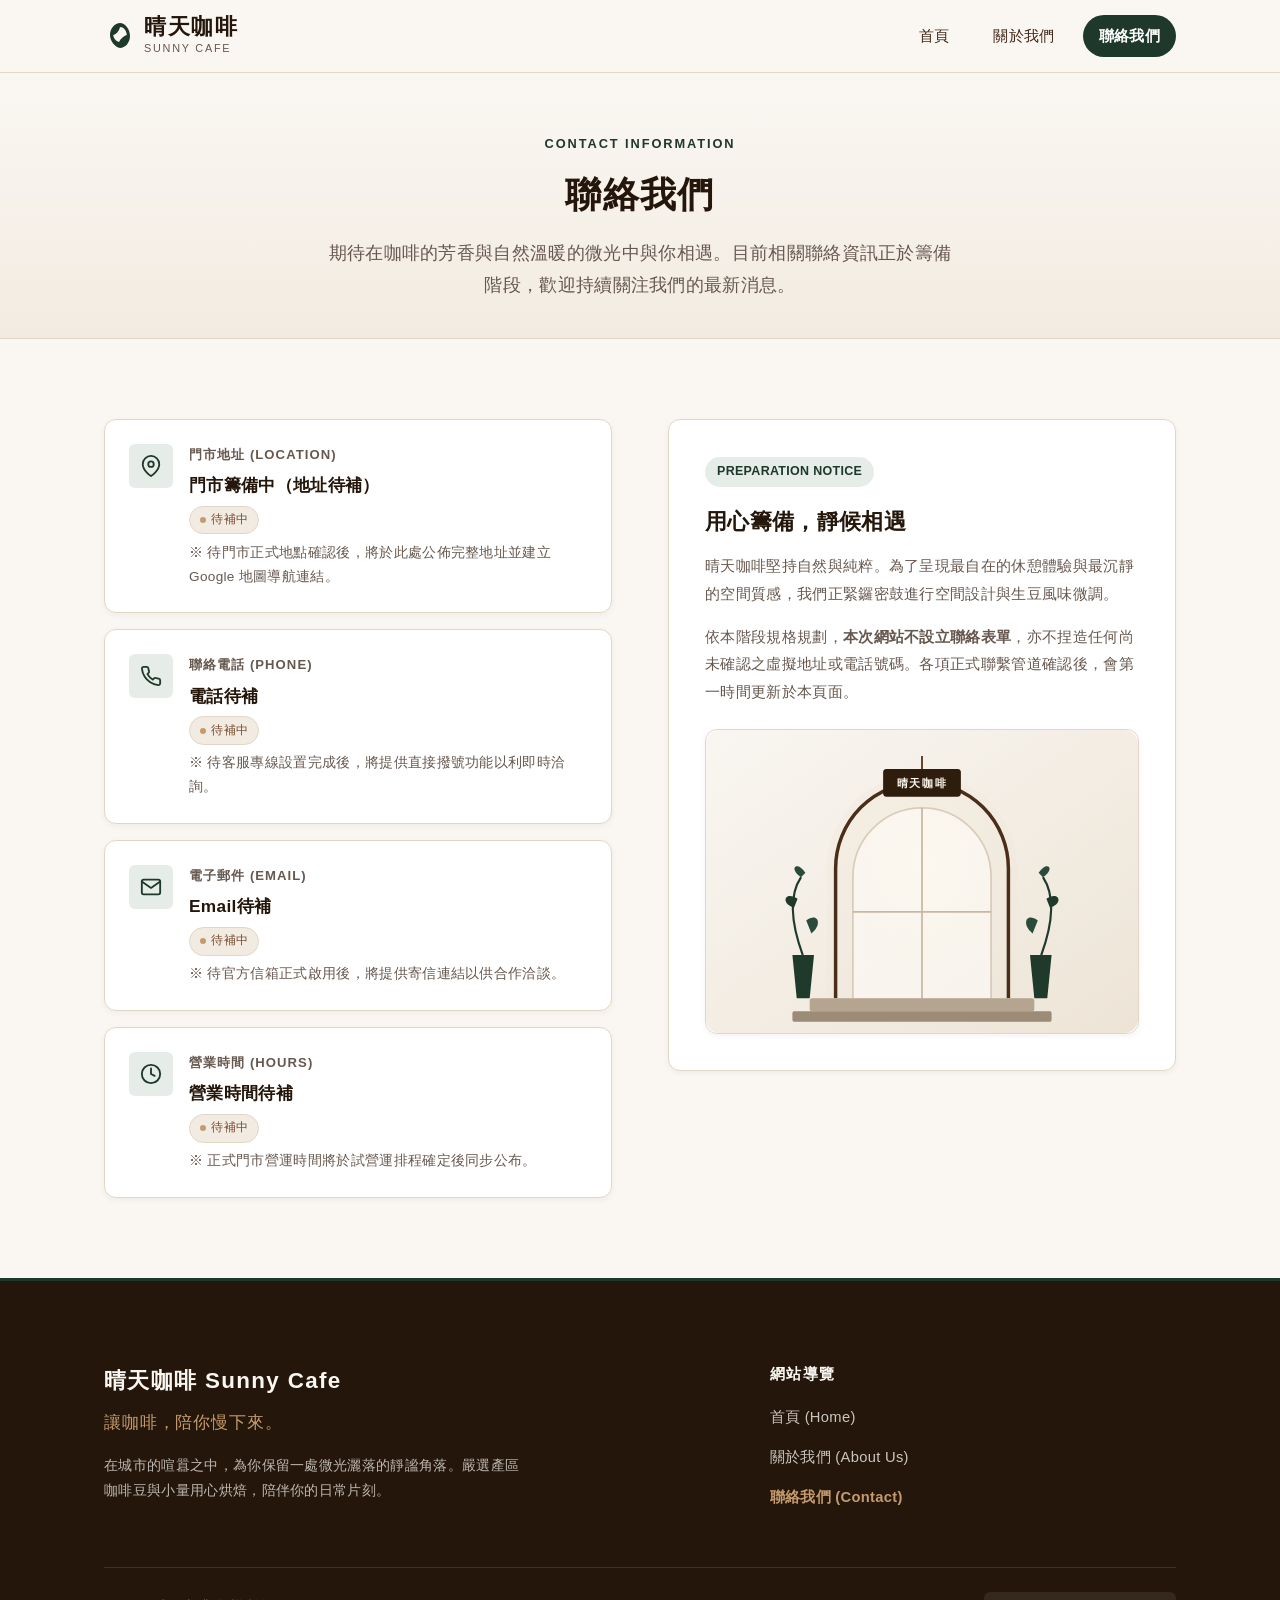
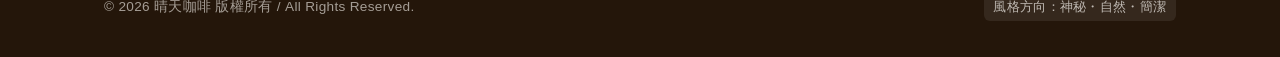
<file: pages/contact.html>
<!DOCTYPE html>
<html lang="zh-Hant">
<head>
  <meta charset="UTF-8">
  <meta name="viewport" content="width=device-width, initial-scale=1.0">
  <title>聯絡我們 | 晴天咖啡</title>
  <meta name="description" content="晴天咖啡聯絡與門市資訊。目前門市地址、電話、Email與營業時間皆在籌備中，敬請期待正式公佈。">
  <link rel="stylesheet" href="assets/css/site.css">
  <script src="assets/js/site.js" defer></script>
</head>
<body>
  <!-- 頂部共用導覽列 -->
  <header class="site-header">
    <div class="container header-container">
      <a href="index.html" class="brand-link" aria-label="晴天咖啡 首頁">
        <svg class="brand-icon" viewBox="0 0 32 32" aria-hidden="true">
          <path d="M16 3C11 3 6 8 6 15C6 21 11 27 16 28C21 28 26 23 26 16C26 9 21 3 16 3ZM16 7C19.5 7 22.5 10.5 22.8 15C20.5 15.5 17 18 15 22C11.5 21 9.5 18 9.2 15C11.5 14.5 15 12 16 7Z"/>
        </svg>
        <div class="brand-title-wrap">
          <span class="brand-name">晴天咖啡</span>
          <span class="brand-en">Sunny Cafe</span>
        </div>
      </a>

      <!-- 手機版漢堡切換按鈕 -->
      <button class="nav-toggle" type="button" aria-label="切換導覽選單" aria-expanded="false" aria-controls="primary-nav">
        <span class="hamburger-line"></span>
      </button>

      <!-- 主要導覽項目 -->
      <nav id="primary-nav" class="primary-nav" aria-label="主要導覽">
        <ul class="nav-list">
          <li><a href="index.html" class="nav-link">首頁</a></li>
          <li><a href="about.html" class="nav-link">關於我們</a></li>
          <li><a href="contact.html" class="nav-link active" aria-current="page">聯絡我們</a></li>
        </ul>
      </nav>
    </div>
  </header>
  <div class="nav-backdrop" aria-hidden="true"></div>

  <!-- 主要內容區 -->
  <main class="main-content">
    <!-- 頁面頂部標題與簡介 -->
    <header class="page-header">
      <div class="container page-header-inner">
        <span class="section-tag">CONTACT INFORMATION</span>
        <h1 class="page-header-title">聯絡我們</h1>
        <p class="page-header-desc">期待在咖啡的芳香與自然溫暖的微光中與你相遇。目前相關聯絡資訊正於籌備階段，歡迎持續關注我們的最新消息。</p>
      </div>
    </header>

    <!-- 聯絡資訊主要區塊 -->
    <section class="section" aria-labelledby="contact-heading">
      <div class="container">
        <h2 id="contact-heading" class="visually-hidden" style="position: absolute; width: 1px; height: 1px; padding: 0; margin: -1px; overflow: hidden; clip: rect(0,0,0,0); border: 0;">門市與聯絡資訊列表</h2>
        
        <div class="contact-layout">
          <!-- 左側：四大資訊卡片 (遵守規範：皆為待補，不編造資訊，不設無效連結與表單) -->
          <div class="contact-card-group">
            <!-- 1. 地址 -->
            <article class="info-item-card">
              <div class="info-icon-badge" aria-hidden="true">
                <!-- 地標圖示 -->
                <svg viewBox="0 0 24 24" fill="none" stroke-width="2" stroke-linecap="round" stroke-linejoin="round">
                  <path d="M21 10c0 7-9 13-9 13s-9-6-9-13a9 9 0 0 1 18 0z"></path>
                  <circle cx="12" cy="10" r="3"></circle>
                </svg>
              </div>
              <div class="info-item-content">
                <div class="info-item-label">門市地址 (Location)</div>
                <div class="info-item-value">門市籌備中（地址待補）</div>
                <span class="info-item-status">待補中</span>
                <p style="font-size: 0.85rem; color: var(--color-text-muted); margin-top: 0.4rem;">
                  ※ 待門市正式地點確認後，將於此處公佈完整地址並建立 Google 地圖導航連結。
                </p>
              </div>
            </article>

            <!-- 2. 電話 -->
            <article class="info-item-card">
              <div class="info-icon-badge" aria-hidden="true">
                <!-- 電話圖示 -->
                <svg viewBox="0 0 24 24" fill="none" stroke-width="2" stroke-linecap="round" stroke-linejoin="round">
                  <path d="M22 16.92v3a2 2 0 0 1-2.18 2 19.79 19.79 0 0 1-8.63-3.07 19.5 19.5 0 0 1-6-6 19.79 19.79 0 0 1-3.07-8.67A2 2 0 0 1 4.11 2h3a2 2 0 0 1 2 1.72 12.84 12.84 0 0 0 .7 2.81 2 2 0 0 1-.45 2.11L8.09 9.91a16 16 0 0 0 6 6l1.27-1.27a2 2 0 0 1 2.11-.45 12.84 12.84 0 0 0 2.81.7A2 2 0 0 1 22 16.92z"></path>
                </svg>
              </div>
              <div class="info-item-content">
                <div class="info-item-label">聯絡電話 (Phone)</div>
                <div class="info-item-value">電話待補</div>
                <span class="info-item-status">待補中</span>
                <p style="font-size: 0.85rem; color: var(--color-text-muted); margin-top: 0.4rem;">
                  ※ 待客服專線設置完成後，將提供直接撥號功能以利即時洽詢。
                </p>
              </div>
            </article>

            <!-- 3. Email -->
            <article class="info-item-card">
              <div class="info-icon-badge" aria-hidden="true">
                <!-- 信件圖示 -->
                <svg viewBox="0 0 24 24" fill="none" stroke-width="2" stroke-linecap="round" stroke-linejoin="round">
                  <path d="M4 4h16c1.1 0 2 .9 2 2v12c0 1.1-.9 2-2 2H4c-1.1 0-2-.9-2-2V6c0-1.1.9-2 2-2z"></path>
                  <polyline points="22,6 12,13 2,6"></polyline>
                </svg>
              </div>
              <div class="info-item-content">
                <div class="info-item-label">電子郵件 (Email)</div>
                <div class="info-item-value">Email待補</div>
                <span class="info-item-status">待補中</span>
                <p style="font-size: 0.85rem; color: var(--color-text-muted); margin-top: 0.4rem;">
                  ※ 待官方信箱正式啟用後，將提供寄信連結以供合作洽談。
                </p>
              </div>
            </article>

            <!-- 4. 營業時間 -->
            <article class="info-item-card">
              <div class="info-icon-badge" aria-hidden="true">
                <!-- 時鐘圖示 -->
                <svg viewBox="0 0 24 24" fill="none" stroke-width="2" stroke-linecap="round" stroke-linejoin="round">
                  <circle cx="12" cy="12" r="10"></circle>
                  <polyline points="12 6 12 12 16 14"></polyline>
                </svg>
              </div>
              <div class="info-item-content">
                <div class="info-item-label">營業時間 (Hours)</div>
                <div class="info-item-value">營業時間待補</div>
                <span class="info-item-status">待補中</span>
                <p style="font-size: 0.85rem; color: var(--color-text-muted); margin-top: 0.4rem;">
                  ※ 正式門市營運時間將於試營運排程確定後同步公布。
                </p>
              </div>
            </article>
          </div>

          <!-- 右側：籌備公告與視覺意象 -->
          <div class="contact-notice-card">
            <span class="notice-tag">PREPARATION NOTICE</span>
            <h3 class="contact-notice-title">用心籌備，靜候相遇</h3>
            <p class="contact-notice-text">
              晴天咖啡堅持自然與純粹。為了呈現最自在的休憩體驗與最沉靜的空間質感，我們正緊鑼密鼓進行空間設計與生豆風味微調。
            </p>
            <p class="contact-notice-text">
              依本階段規格規劃，<strong>本次網站不設立聯絡表單</strong>，亦不捏造任何尚未確認之虛擬地址或電話號碼。各項正式聯繫管道確認後，會第一時間更新於本頁面。
            </p>
            <div class="contact-image-wrap">
              <img src="assets/images/contact-sunshine.svg" alt="晴天咖啡 門市外觀與溫暖日光意象插畫" width="500" height="350">
            </div>
          </div>
        </div>
      </div>
    </section>
  </main>

  <!-- 頁尾共用區塊 -->
  <footer class="site-footer">
    <div class="container">
      <div class="footer-top">
        <div class="footer-brand">
          <div class="footer-brand-title">晴天咖啡 Sunny Cafe</div>
          <p class="footer-slogan">讓咖啡，陪你慢下來。</p>
          <p class="footer-desc">在城市的喧囂之中，為你保留一處微光灑落的靜謐角落。嚴選產區咖啡豆與小量用心烘焙，陪伴你的日常片刻。</p>
        </div>

        <div class="footer-nav">
          <h2 class="footer-nav-title">網站導覽</h2>
          <ul class="footer-links">
            <li><a href="index.html" class="footer-link">首頁 (Home)</a></li>
            <li><a href="about.html" class="footer-link">關於我們 (About Us)</a></li>
            <li><a href="contact.html" class="footer-link active">聯絡我們 (Contact)</a></li>
          </ul>
        </div>
      </div>

      <div class="footer-bottom">
        <p class="footer-copyright">&copy; 2026 晴天咖啡 版權所有 / All Rights Reserved.</p>
        <span class="footer-spec-badge">風格方向：神秘・自然・簡潔</span>
      </div>
    </div>
  </footer>
</body>
</html>
</file>
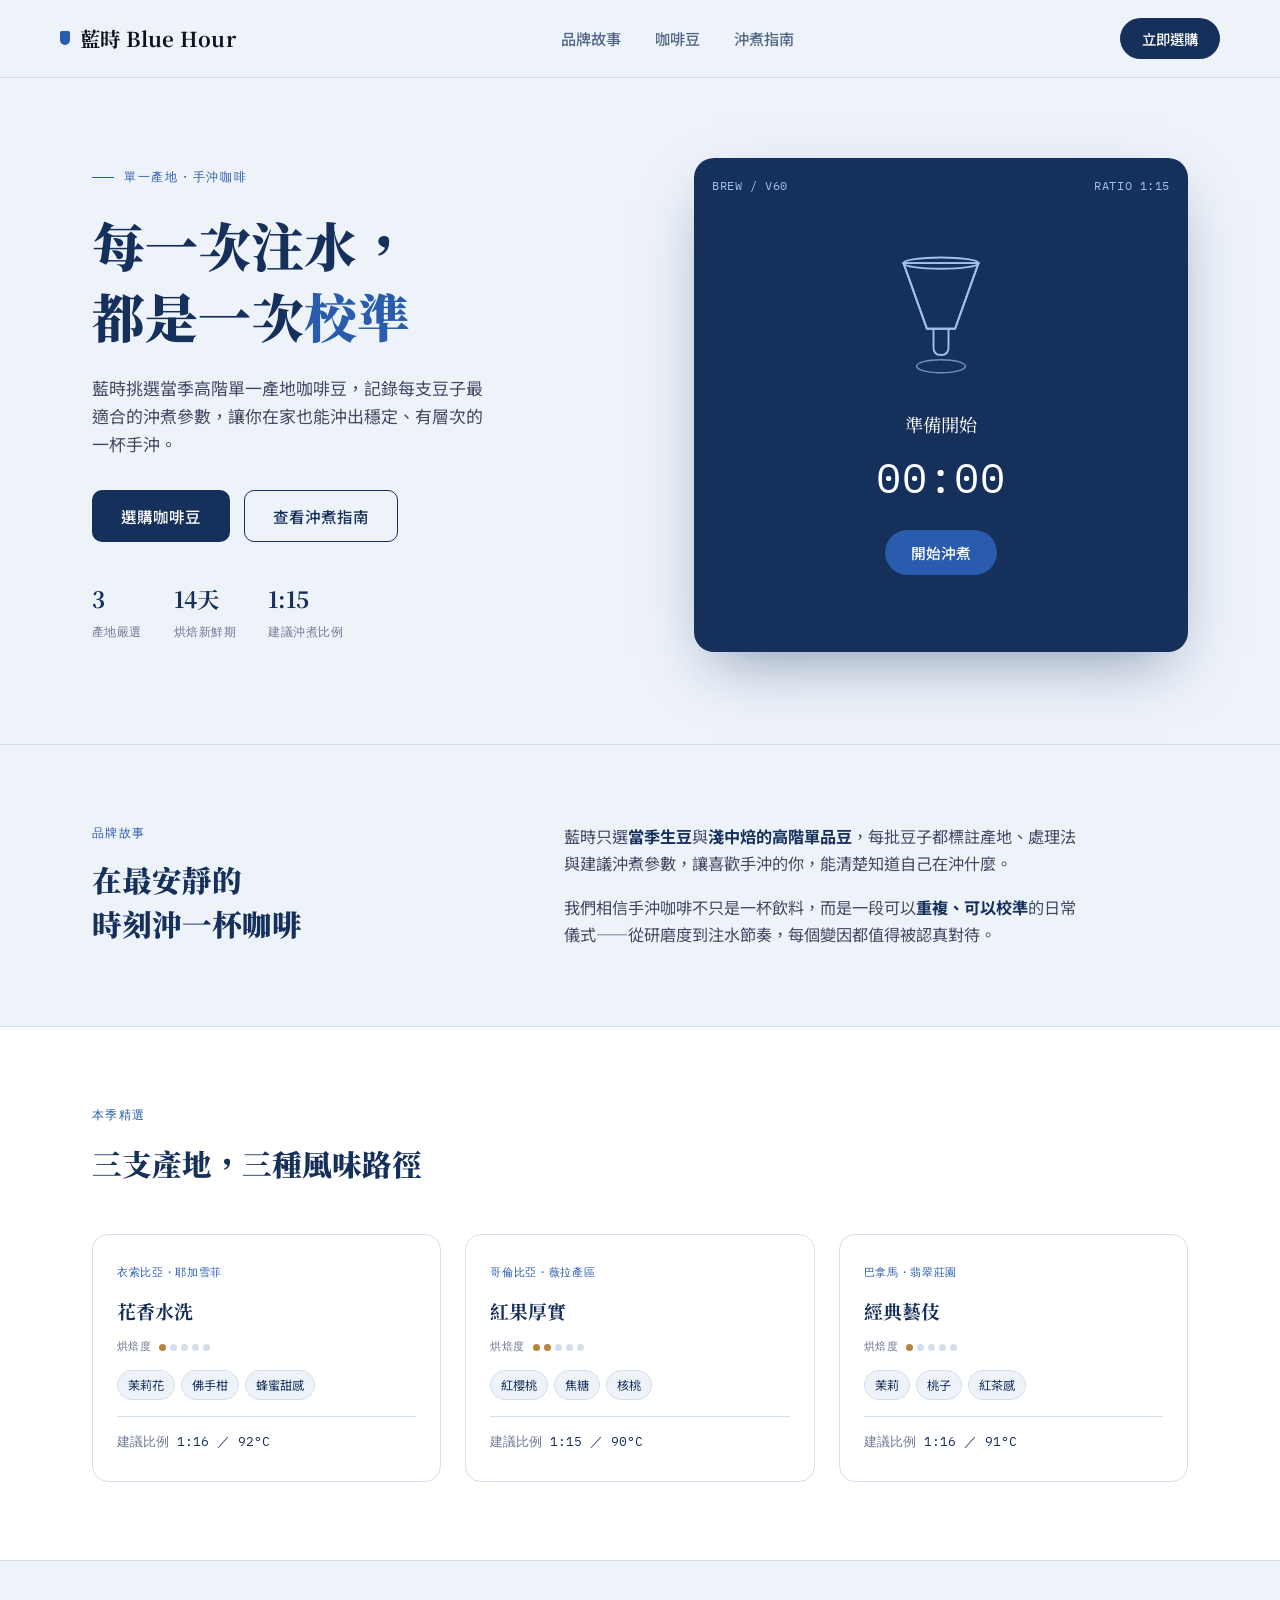
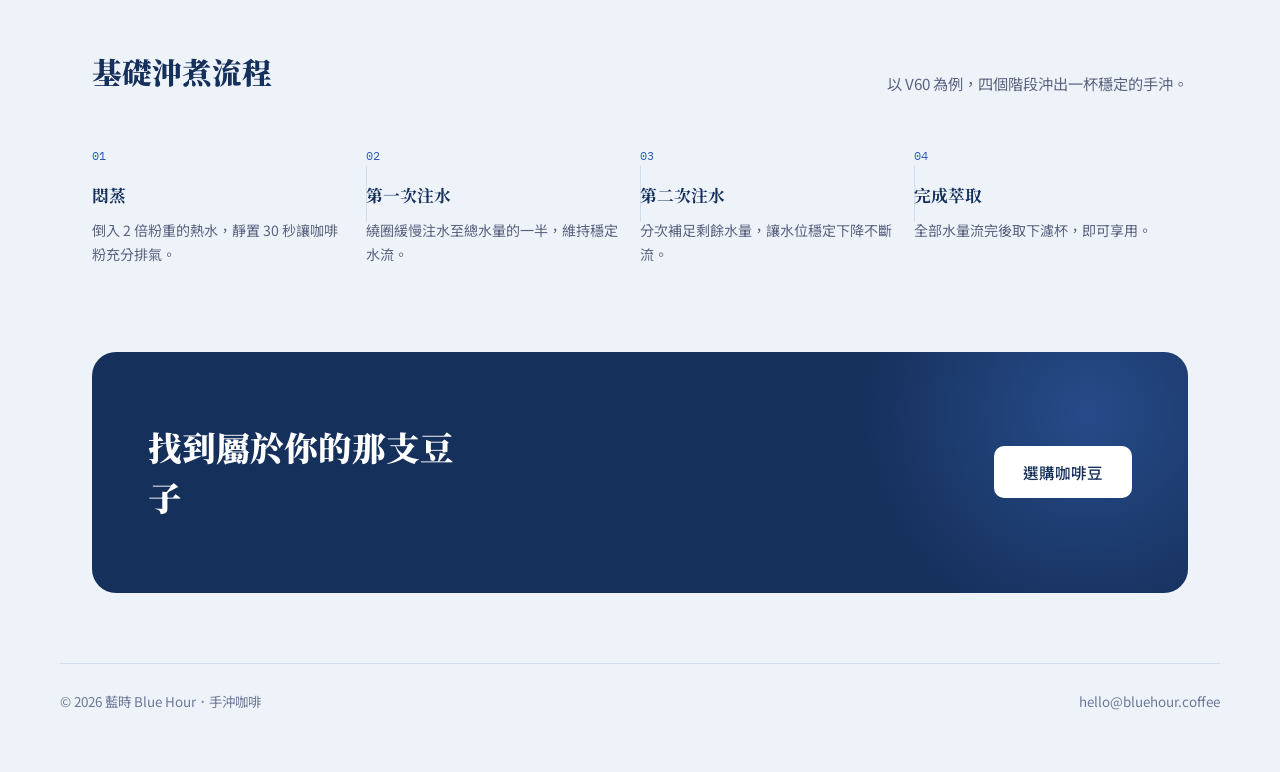
<file: w1/claude.html>
<!DOCTYPE html>
<html lang="zh-Hant">
<head>
<meta charset="UTF-8">
<meta name="viewport" content="width=device-width, initial-scale=1.0">
<title>藍時 Blue Hour｜手沖咖啡</title>
<link rel="preconnect" href="https://fonts.googleapis.com">
<link rel="preconnect" href="https://fonts.gstatic.com" crossorigin>
<link href="https://fonts.googleapis.com/css2?family=Noto+Serif+TC:wght@500;700;900&family=Noto+Sans+TC:wght@400;500;700&family=IBM+Plex+Mono:wght@400;500&display=swap" rel="stylesheet">
<style>
  :root{
    --ink: #0B1220;
    --deep: #16305C;
    --blue: #2A5CAD;
    --blue-bright: #3E74CC;
    --paper: #EEF3FA;
    --mist: #D3DEEC;
    --white: #FFFFFF;
    --roast: #B9843E;

    --display: 'Noto Serif TC', serif;
    --body: 'Noto Sans TC', sans-serif;
    --mono: 'IBM Plex Mono', monospace;
  }

  *{ box-sizing:border-box; margin:0; padding:0; }
  html{ scroll-behavior:smooth; }
  body{
    background: var(--paper);
    color: var(--ink);
    font-family: var(--body);
    line-height:1.65;
    -webkit-font-smoothing:antialiased;
  }
  a{ color:inherit; text-decoration:none; }
  ul{ list-style:none; }
  button{ font-family:inherit; cursor:pointer; }
  :focus-visible{ outline:2px solid var(--blue); outline-offset:3px; border-radius:4px; }

  .wrap{ max-width:1160px; margin:0 auto; padding:0 32px; }

  /* NAV */
  header.site{
    position:sticky; top:0; z-index:50;
    background: rgba(238,243,250,0.88);
    backdrop-filter: blur(10px);
    border-bottom:1px solid var(--mist);
  }
  .nav{ display:flex; align-items:center; justify-content:space-between; padding:18px 0; }
  .logo{ font-family:var(--display); font-weight:700; font-size:1.28rem; letter-spacing:0.02em; display:flex; align-items:center; gap:10px; }
  .logo .mark{ width:10px; height:14px; background:var(--blue); border-radius:2px 2px 6px 6px; }
  .nav-links{ display:flex; gap:34px; font-size:0.95rem; font-weight:500; color:var(--deep); }
  .nav-links a{ opacity:0.72; transition:opacity .15s ease; }
  .nav-links a:hover{ opacity:1; }
  .nav-cta{
    background:var(--deep); color:var(--white);
    padding:10px 22px; border-radius:999px; font-size:0.9rem; font-weight:500;
    border:none; transition:background .15s ease, transform .15s ease;
  }
  .nav-cta:hover{ background:var(--blue); transform:translateY(-1px); }

  /* HERO */
  .hero{ padding:80px 0 92px; }
  .hero-grid{ display:grid; grid-template-columns:1.05fr 0.95fr; gap:56px; align-items:center; }
  .eyebrow{
    font-family:var(--mono); font-size:0.76rem; letter-spacing:0.14em; text-transform:uppercase;
    color:var(--blue); display:flex; align-items:center; gap:10px; margin-bottom:22px;
  }
  .eyebrow::before{ content:""; width:22px; height:1px; background:var(--blue); }
  .hero h1{
    font-family:var(--display); font-weight:900; font-size:clamp(2.1rem,4.2vw,3.3rem);
    line-height:1.35; color:var(--deep); margin-bottom:22px;
  }
  .hero h1 em{ font-style:normal; color:var(--blue); }
  .hero p.lede{ font-size:1.06rem; color:#3F4A63; max-width:44ch; margin-bottom:32px; }
  .hero-actions{ display:flex; gap:14px; flex-wrap:wrap; margin-bottom:38px; }
  .btn-primary, .btn-ghost{
    padding:14px 28px; border-radius:10px; font-size:0.97rem; font-weight:500;
    border:1px solid transparent; transition:all .15s ease; display:inline-flex; align-items:center; gap:8px;
  }
  .btn-primary{ background:var(--deep); color:var(--white); }
  .btn-primary:hover{ background:var(--blue); transform:translateY(-1px); }
  .btn-ghost{ background:transparent; border-color:var(--deep); color:var(--deep); }
  .btn-ghost:hover{ background:var(--deep); color:var(--white); }

  .hero-stats{ display:flex; gap:32px; font-family:var(--mono); }
  .hero-stats div strong{ display:block; font-size:1.4rem; font-family:var(--display); color:var(--deep); }
  .hero-stats div span{ font-size:0.74rem; color:#6E7896; letter-spacing:0.04em; }

  /* SIGNATURE: brew timer */
  .brewer{
    position:relative; background:var(--deep); border-radius:20px;
    aspect-ratio:1/1; overflow:hidden;
    box-shadow:0 24px 60px -20px rgba(22,48,92,0.5);
    display:flex; flex-direction:column; align-items:center; justify-content:center;
    padding: 26px;
  }
  .brewer-hud{
    position:absolute; top:18px; left:18px; right:18px;
    display:flex; justify-content:space-between;
    font-family:var(--mono); font-size:0.72rem; color:#9FC1EE; letter-spacing:0.05em;
  }
  .brewer-stage{
    font-family:var(--display); color:var(--white); font-size:1.15rem;
    margin-top: 6px; margin-bottom: 4px; text-align:center; min-height: 1.6em;
  }
  .brewer-time{
    font-family:var(--mono); font-size:2.6rem; color:var(--white); letter-spacing:0.02em; margin-bottom:18px;
  }
  .dripper-svg{ width:150px; margin-bottom: 18px; }
  .brewer-btn{
    background:var(--blue); color:var(--white); border:none;
    padding:12px 26px; border-radius:999px; font-size:0.92rem; font-weight:500;
    transition:background .15s ease;
  }
  .brewer-btn:hover{ background:var(--blue-bright); }
  .brewer-btn:disabled{ opacity:0.55; cursor:default; }

  /* STORY */
  .story{ padding:78px 0; border-top:1px solid var(--mist); }
  .story-grid{ display:grid; grid-template-columns:0.8fr 1.2fr; gap:56px; }
  .section-label{
    font-family:var(--mono); font-size:0.76rem; letter-spacing:0.12em; text-transform:uppercase;
    color:var(--blue); margin-bottom:14px;
  }
  .story h2{ font-family:var(--display); font-weight:900; font-size:1.85rem; color:var(--deep); line-height:1.5; }
  .story-body p{ font-size:1.01rem; color:#3F4A63; margin-bottom:18px; max-width:58ch; }
  .story-body p:last-child{ margin-bottom:0; }
  .story-body strong{ color:var(--deep); }

  /* BEANS */
  .beans{ padding:78px 0; background:var(--white); border-top:1px solid var(--mist); border-bottom:1px solid var(--mist); }
  .beans-head{ max-width:640px; margin-bottom:46px; }
  .beans-head h2{ font-family:var(--display); font-weight:900; font-size:1.85rem; color:var(--deep); margin-top:10px; }
  .bean-cards{ display:grid; grid-template-columns:repeat(3,1fr); gap:24px; }
  .b-card{
    border:1px solid var(--mist); border-radius:16px; padding:28px 24px;
    transition:border-color .15s ease, transform .15s ease;
  }
  .b-card:hover{ border-color:var(--blue-bright); transform:translateY(-3px); }
  .b-card .origin{ font-family:var(--mono); font-size:0.7rem; color:var(--blue); letter-spacing:0.06em; margin-bottom:14px; }
  .b-card h3{ font-family:var(--display); font-weight:700; font-size:1.18rem; color:var(--deep); margin-bottom:12px; }
  .roast-bar{ display:flex; align-items:center; gap:8px; margin-bottom:14px; }
  .roast-bar .label{ font-family:var(--mono); font-size:0.68rem; color:#6E7896; letter-spacing:0.04em; }
  .roast-dots{ display:flex; gap:4px; }
  .roast-dots span{ width:7px; height:7px; border-radius:50%; background:var(--mist); }
  .roast-dots span.on{ background:var(--roast); }
  .flavor-tags{ display:flex; flex-wrap:wrap; gap:6px; margin-bottom:16px; }
  .flavor-tags span{
    font-size:0.76rem; padding:4px 10px; border-radius:999px;
    background:var(--paper); color:var(--deep); border:1px solid var(--mist);
  }
  .b-card .ratio{ font-family:var(--mono); font-size:0.82rem; color:var(--deep); border-top:1px solid var(--mist); padding-top:14px; }
  .b-card .ratio span{ color:#6E7896; }

  /* GUIDE */
  .guide{ padding:86px 0; }
  .guide-head{ display:flex; justify-content:space-between; align-items:flex-end; margin-bottom:50px; gap:24px; flex-wrap:wrap; }
  .guide-head h2{ font-family:var(--display); font-weight:900; font-size:1.85rem; color:var(--deep); }
  .guide-head p{ max-width:38ch; color:#5B637F; font-size:0.95rem; }
  .steps{ display:grid; grid-template-columns:repeat(4,1fr); position:relative; }
  .step{ position:relative; padding:0 22px 0 0; }
  .step:not(:last-child)::after{
    content:""; position:absolute; top:20px; right:-1px; width:1px; height:56px; background:var(--mist);
  }
  .step .num{ font-family:var(--mono); font-size:0.76rem; color:var(--blue); margin-bottom:16px; display:block; }
  .step h3{ font-family:var(--display); font-weight:700; font-size:1.05rem; color:var(--deep); margin-bottom:10px; }
  .step p{ font-size:0.88rem; color:#5B637F; }

  /* CTA */
  .cta{
    background:var(--deep); color:var(--white); border-radius:24px; margin:0 32px 32px;
    padding:70px 56px; position:relative; overflow:hidden;
  }
  .cta::before{
    content:""; position:absolute; width:460px; height:460px;
    background:radial-gradient(circle, rgba(62,116,204,0.4), transparent 70%);
    top:-170px; right:-130px; border-radius:50%;
  }
  .cta-inner{ position:relative; z-index:2; display:flex; justify-content:space-between; align-items:center; gap:40px; flex-wrap:wrap; }
  .cta h2{ font-family:var(--display); font-weight:900; font-size:clamp(1.5rem,2.8vw,2.1rem); max-width:16ch; line-height:1.5; }
  .cta .btn-primary{ background:var(--white); color:var(--deep); white-space:nowrap; }
  .cta .btn-primary:hover{ background:var(--paper); }

  footer.site{ padding:38px 32px 60px; }
  .footer-grid{
    max-width:1160px; margin:0 auto; display:flex; justify-content:space-between; align-items:center;
    flex-wrap:wrap; gap:16px; font-size:0.84rem; color:#6E7896; border-top:1px solid var(--mist); padding-top:26px;
  }

  @media (prefers-reduced-motion:reduce){ *{ animation-duration:0.001ms !important; transition-duration:0.001ms !important; } }

  @media (max-width:880px){
    .hero-grid{ grid-template-columns:1fr; }
    .brewer{ order:-1; max-width:400px; margin:0 auto 8px; }
    .story-grid{ grid-template-columns:1fr; gap:28px; }
    .bean-cards{ grid-template-columns:1fr; }
    .steps{ grid-template-columns:1fr 1fr; row-gap:32px; }
    .step:nth-child(2)::after{ display:none; }
    .nav-links{ display:none; }
    .cta{ margin:0 16px 16px; padding:46px 28px; }
    .cta-inner{ flex-direction:column; align-items:flex-start; }
  }
  @media (max-width:520px){
    .wrap{ padding:0 20px; }
    .steps{ grid-template-columns:1fr; }
    .step:not(:last-child)::after{ display:none; }
    .hero-stats{ gap:20px; }
  }
</style>
</head>
<body>

<header class="site">
  <nav class="wrap nav">
    <div class="logo"><span class="mark"></span>藍時 Blue Hour</div>
    <ul class="nav-links">
      <li><a href="#story">品牌故事</a></li>
      <li><a href="#beans">咖啡豆</a></li>
      <li><a href="#guide">沖煮指南</a></li>
    </ul>
    <button class="nav-cta">立即選購</button>
  </nav>
</header>

<section class="hero">
  <div class="wrap hero-grid">
    <div>
      <div class="eyebrow">單一產地・手沖咖啡</div>
      <h1>每一次注水，<br>都是一次<em>校準</em></h1>
      <p class="lede">藍時挑選當季高階單一產地咖啡豆，記錄每支豆子最適合的沖煮參數，讓你在家也能沖出穩定、有層次的一杯手沖。</p>
      <div class="hero-actions">
        <button class="btn-primary">選購咖啡豆</button>
        <button class="btn-ghost">查看沖煮指南</button>
      </div>
      <div class="hero-stats">
        <div><strong>3</strong><span>產地嚴選</span></div>
        <div><strong>14天</strong><span>烘焙新鮮期</span></div>
        <div><strong>1:15</strong><span>建議沖煮比例</span></div>
      </div>
    </div>

    <div class="brewer">
      <div class="brewer-hud">
        <span>BREW / V60</span>
        <span id="ratioTag">RATIO 1:15</span>
      </div>
      <svg class="dripper-svg" id="dripperSvg" viewBox="0 0 160 160" xmlns="http://www.w3.org/2000/svg">
        <path d="M40 30 L120 30 L95 100 L65 100 Z" fill="none" stroke="#9FC1EE" stroke-width="2"/>
        <rect id="waterLevel" x="65" y="98" width="30" height="0" fill="#3E74CC" opacity="0.85"/>
        <path d="M40 30 L120 30 L95 100 L65 100 Z" fill="none" stroke="#9FC1EE" stroke-width="2"/>
        <ellipse cx="80" cy="30" rx="40" ry="6" fill="none" stroke="#9FC1EE" stroke-width="2"/>
        <path d="M72 100 L72 120 Q72 128 80 128 Q88 128 88 120 L88 100" fill="none" stroke="#9FC1EE" stroke-width="2"/>
        <ellipse cx="80" cy="140" rx="26" ry="7" fill="none" stroke="#6E92C4" stroke-width="1.6"/>
        <line id="pourLine" x1="80" y1="8" x2="80" y2="30" stroke="#3E74CC" stroke-width="3" opacity="0"/>
      </svg>
      <div class="brewer-stage" id="stageLabel">準備開始</div>
      <div class="brewer-time" id="timeLabel">00:00</div>
      <button class="brewer-btn" id="brewBtn">開始沖煮</button>
    </div>
  </div>
</section>

<section class="story" id="story">
  <div class="wrap story-grid">
    <div>
      <div class="section-label">品牌故事</div>
      <h2>在最安靜的<br>時刻沖一杯咖啡</h2>
    </div>
    <div class="story-body">
      <p>藍時只選<strong>當季生豆</strong>與<strong>淺中焙的高階單品豆</strong>，每批豆子都標註產地、處理法與建議沖煮參數，讓喜歡手沖的你，能清楚知道自己在沖什麼。</p>
      <p>我們相信手沖咖啡不只是一杯飲料，而是一段可以<strong>重複、可以校準</strong>的日常儀式——從研磨度到注水節奏，每個變因都值得被認真對待。</p>
    </div>
  </div>
</section>

<section class="beans" id="beans">
  <div class="wrap">
    <div class="beans-head">
      <div class="section-label">本季精選</div>
      <h2>三支產地，三種風味路徑</h2>
    </div>
    <div class="bean-cards">
      <div class="b-card">
        <div class="origin">衣索比亞・耶加雪菲</div>
        <h3>花香水洗</h3>
        <div class="roast-bar">
          <span class="label">烘焙度</span>
          <div class="roast-dots"><span class="on"></span><span></span><span></span><span></span><span></span></div>
        </div>
        <div class="flavor-tags"><span>茉莉花</span><span>佛手柑</span><span>蜂蜜甜感</span></div>
        <div class="ratio"><span>建議比例</span> 1:16 ／ 92°C</div>
      </div>
      <div class="b-card">
        <div class="origin">哥倫比亞・薇拉產區</div>
        <h3>紅果厚實</h3>
        <div class="roast-bar">
          <span class="label">烘焙度</span>
          <div class="roast-dots"><span class="on"></span><span class="on"></span><span></span><span></span><span></span></div>
        </div>
        <div class="flavor-tags"><span>紅櫻桃</span><span>焦糖</span><span>核桃</span></div>
        <div class="ratio"><span>建議比例</span> 1:15 ／ 90°C</div>
      </div>
      <div class="b-card">
        <div class="origin">巴拿馬・翡翠莊園</div>
        <h3>經典藝伎</h3>
        <div class="roast-bar">
          <span class="label">烘焙度</span>
          <div class="roast-dots"><span class="on"></span><span></span><span></span><span></span><span></span></div>
        </div>
        <div class="flavor-tags"><span>茉莉</span><span>桃子</span><span>紅茶感</span></div>
        <div class="ratio"><span>建議比例</span> 1:16 ／ 91°C</div>
      </div>
    </div>
  </div>
</section>

<section class="guide" id="guide">
  <div class="wrap">
    <div class="guide-head">
      <h2>基礎沖煮流程</h2>
      <p>以 V60 為例，四個階段沖出一杯穩定的手沖。</p>
    </div>
    <div class="steps">
      <div class="step">
        <span class="num">01</span>
        <h3>悶蒸</h3>
        <p>倒入 2 倍粉重的熱水，靜置 30 秒讓咖啡粉充分排氣。</p>
      </div>
      <div class="step">
        <span class="num">02</span>
        <h3>第一次注水</h3>
        <p>繞圈緩慢注水至總水量的一半，維持穩定水流。</p>
      </div>
      <div class="step">
        <span class="num">03</span>
        <h3>第二次注水</h3>
        <p>分次補足剩餘水量，讓水位穩定下降不斷流。</p>
      </div>
      <div class="step">
        <span class="num">04</span>
        <h3>完成萃取</h3>
        <p>全部水量流完後取下濾杯，即可享用。</p>
      </div>
    </div>
  </div>
</section>

<div class="wrap" style="padding:0;">
  <div class="cta">
    <div class="cta-inner">
      <h2>找到屬於你的那支豆子</h2>
      <button class="btn-primary">選購咖啡豆</button>
    </div>
  </div>
</div>

<footer class="site">
  <div class="footer-grid">
    <div>© 2026 藍時 Blue Hour．手沖咖啡</div>
    <div>hello@bluehour.coffee</div>
  </div>
</footer>

<script>
  (function(){
    const btn = document.getElementById('brewBtn');
    const stageLabel = document.getElementById('stageLabel');
    const timeLabel = document.getElementById('timeLabel');
    const waterLevel = document.getElementById('waterLevel');
    const pourLine = document.getElementById('pourLine');

    const stages = [
      { name:'悶蒸中', dur:30, water:8 },
      { name:'第一次注水', dur:60, water:38 },
      { name:'第二次注水', dur:60, water:75 },
      { name:'萃取完成', dur:0, water:75 }
    ];

    let running = false;
    let stageIndex = 0;
    let elapsed = 0;
    let totalElapsed = 0;
    let timer = null;

    function fmt(s){
      const m = Math.floor(s/60).toString().padStart(2,'0');
      const sec = Math.floor(s%60).toString().padStart(2,'0');
      return m+':'+sec;
    }

    function tick(){
      totalElapsed += 1;
      elapsed += 1;
      timeLabel.textContent = fmt(totalElapsed);

      const stage = stages[stageIndex];
      const progress = stage.dur ? Math.min(elapsed/stage.dur, 1) : 1;
      const prevWater = stageIndex === 0 ? 0 : stages[stageIndex-1].water;
      const currentWater = prevWater + (stage.water - prevWater) * progress;
      waterLevel.setAttribute('y', 98 - currentWater*0.55);
      waterLevel.setAttribute('height', currentWater*0.55);

      pourLine.style.opacity = (stageIndex === 1 || stageIndex === 2) ? '0.9' : '0';

      if(stage.dur && elapsed >= stage.dur){
        stageIndex += 1;
        elapsed = 0;
        if(stageIndex >= stages.length - 1){
          stageLabel.textContent = stages[stages.length-1].name;
          pourLine.style.opacity = '0';
          clearInterval(timer);
          running = false;
          btn.disabled = false;
          btn.textContent = '再沖一次';
          return;
        }
        stageLabel.textContent = stages[stageIndex].name;
      }
    }

    btn.addEventListener('click', () => {
      if(running) return;
      running = true;
      stageIndex = 0;
      elapsed = 0;
      totalElapsed = 0;
      waterLevel.setAttribute('y', 98);
      waterLevel.setAttribute('height', 0);
      stageLabel.textContent = stages[0].name;
      timeLabel.textContent = '00:00';
      btn.disabled = true;
      btn.textContent = '沖煮中…';
      timer = setInterval(tick, 1000);
    });
  })();
</script>

</body>
</html>
</file>
<file: pages/assets/css/site.css>
/* ==========================================================================
   晴天咖啡 (Sunny Cafe) - 共用樣式表 site.css
   風格方向：神秘、自然、簡潔
   主要配色：咖啡棕、米白，搭配少量深綠色
   ========================================================================== */

:root {
  /* 主要色彩變數 */
  --color-coffee-dark: #24160a;
  --color-coffee: #432818;
  --color-coffee-medium: #5c3822;
  --color-coffee-accent: #784c2f;
  --color-coffee-light: #966746;

  --color-cream-base: #faf7f2;
  --color-cream-surface: #ffffff;
  --color-cream-subtle: #f2ebe1;
  --color-cream-border: #e2d7c7;

  --color-forest: #1e382b;
  --color-forest-hover: #294c3a;
  --color-forest-light: #e6ede8;
  --color-forest-subtle: #d3dfd7;

  --color-text-main: #271c15;
  --color-text-muted: #67584f;
  --color-text-light: #faf7f2;
  --color-text-inverse: #ffffff;

  --color-accent-warm: #c59b6d;

  /* 字體系統：清楚易讀的繁體中文無襯線字體 */
  --font-sans: -apple-system, BlinkMacSystemFont, "Segoe UI", "PingFang TC", "Noto Sans TC", "Microsoft JhengHei", sans-serif;
  
  /* 間距變數 */
  --space-2xs: 0.25rem;
  --space-xs: 0.5rem;
  --space-sm: 0.75rem;
  --space-md: 1rem;
  --space-lg: 1.5rem;
  --space-xl: 2.25rem;
  --space-2xl: 3.5rem;
  --space-3xl: 5rem;

  /* 版面容器寬度 */
  --container-max: 1120px;
  --radius-sm: 6px;
  --radius-md: 12px;
  --radius-lg: 18px;
  --radius-full: 9999px;

  /* 陰影 */
  --shadow-sm: 0 2px 6px rgba(36, 22, 10, 0.05);
  --shadow-md: 0 6px 18px rgba(36, 22, 10, 0.08);
  --shadow-lg: 0 12px 30px rgba(36, 22, 10, 0.12);

  /* 轉場動畫 */
  --transition-fast: 0.2s ease;
  --transition-normal: 0.3s cubic-bezier(0.16, 1, 0.3, 1);
}

/* 基礎重設 */
*, *::before, *::after {
  box-sizing: border-box;
  margin: 0;
  padding: 0;
}

html {
  font-size: 16px;
  scroll-behavior: smooth;
  -webkit-text-size-adjust: 100%;
}

body {
  font-family: var(--font-sans);
  background-color: var(--color-cream-base);
  color: var(--color-text-main);
  line-height: 1.75;
  letter-spacing: 0.02em;
  min-height: 100vh;
  display: flex;
  flex-direction: column;
  overflow-x: hidden;
}

img, svg {
  display: block;
  max-width: 100%;
  height: auto;
}

a {
  color: inherit;
  text-decoration: none;
  transition: color var(--transition-fast);
}

a:focus-visible, button:focus-visible {
  outline: 2px solid var(--color-forest);
  outline-offset: 3px;
}

ul, ol {
  list-style: none;
}

/* 共用版面容器 */
.container {
  width: 100%;
  max-width: var(--container-max);
  margin-left: auto;
  margin-right: auto;
  padding-left: var(--space-lg);
  padding-right: var(--space-lg);
}

/* ==========================================================================
   導覽列 (Site Header & Navigation)
   ========================================================================== */
.site-header {
  position: sticky;
  top: 0;
  z-index: 100;
  background-color: rgba(250, 247, 242, 0.94);
  backdrop-filter: blur(10px);
  -webkit-backdrop-filter: blur(10px);
  border-bottom: 1px solid var(--color-cream-border);
  transition: background-color var(--transition-fast);
}

.header-container {
  display: flex;
  align-items: center;
  justify-content: space-between;
  height: 72px;
}

/* 品牌名稱 */
.brand-link {
  display: flex;
  align-items: center;
  gap: var(--space-xs);
  text-decoration: none;
  color: var(--color-coffee-dark);
}

.brand-icon {
  width: 32px;
  height: 32px;
  fill: var(--color-forest);
}

.brand-title-wrap {
  display: flex;
  flex-direction: column;
}

.brand-name {
  font-size: 1.35rem;
  font-weight: 700;
  letter-spacing: 0.08em;
  color: var(--color-coffee-dark);
  line-height: 1.2;
}

.brand-en {
  font-size: 0.68rem;
  letter-spacing: 0.16em;
  text-transform: uppercase;
  color: var(--color-text-muted);
}

/* 電腦版選單 */
.primary-nav {
  display: flex;
  align-items: center;
}

.nav-list {
  display: flex;
  align-items: center;
  gap: var(--space-sm);
}

.nav-link {
  display: inline-block;
  padding: 0.5rem 1rem;
  font-size: 0.95rem;
  font-weight: 500;
  color: var(--color-coffee);
  border-radius: var(--radius-full);
  position: relative;
  transition: all var(--transition-fast);
}

.nav-link:hover {
  color: var(--color-forest);
  background-color: var(--color-cream-subtle);
}

/* 當前頁面標示 (Active State) */
.nav-link.active {
  color: var(--color-text-inverse);
  background-color: var(--color-forest);
  font-weight: 600;
}

.nav-link.active:hover {
  background-color: var(--color-forest-hover);
}

/* 手機版選單切換按鈕 (Hamburger) */
.nav-toggle {
  display: none;
  background: transparent;
  border: 1px solid var(--color-cream-border);
  border-radius: var(--radius-sm);
  padding: 8px;
  cursor: pointer;
  color: var(--color-coffee-dark);
  width: 44px;
  height: 44px;
  align-items: center;
  justify-content: center;
  transition: background-color var(--transition-fast);
}

.nav-toggle:hover {
  background-color: var(--color-cream-subtle);
}

.hamburger-line {
  display: block;
  width: 22px;
  height: 2px;
  background-color: var(--color-coffee-dark);
  position: relative;
  transition: transform var(--transition-normal), background-color var(--transition-fast);
}

.hamburger-line::before,
.hamburger-line::after {
  content: "";
  position: absolute;
  left: 0;
  width: 22px;
  height: 2px;
  background-color: var(--color-coffee-dark);
  transition: transform var(--transition-normal);
}

.hamburger-line::before {
  top: -7px;
}

.hamburger-line::after {
  top: 7px;
}

/* 當選單展開時漢堡線轉為 X */
.nav-toggle[aria-expanded="true"] .hamburger-line {
  background-color: transparent;
}

.nav-toggle[aria-expanded="true"] .hamburger-line::before {
  transform: translateY(7px) rotate(45deg);
  background-color: var(--color-forest);
}

.nav-toggle[aria-expanded="true"] .hamburger-line::after {
  transform: translateY(-7px) rotate(-45deg);
  background-color: var(--color-forest);
}

/* 手機遮罩 (Backdrop) */
.nav-backdrop {
  display: none;
}

/* ==========================================================================
   頁面標題與橫幅 (Page Hero & Headers)
   ========================================================================== */
.main-content {
  flex: 1;
}

/* 首頁 Hero 區塊 */
.hero-section {
  padding: var(--space-3xl) 0 var(--space-2xl);
  background: linear-gradient(180deg, var(--color-cream-base) 0%, var(--color-cream-subtle) 100%);
  position: relative;
  overflow: hidden;
}

.hero-grid {
  display: grid;
  grid-template-columns: 1.15fr 0.95fr;
  align-items: center;
  gap: var(--space-2xl);
}

.hero-content {
  max-width: 580px;
}

.hero-badge {
  display: inline-flex;
  align-items: center;
  gap: 0.4rem;
  padding: 0.35rem 0.85rem;
  background-color: var(--color-forest-light);
  color: var(--color-forest);
  border-radius: var(--radius-full);
  font-size: 0.85rem;
  font-weight: 600;
  letter-spacing: 0.05em;
  margin-bottom: var(--space-md);
}

.hero-badge-dot {
  width: 7px;
  height: 7px;
  border-radius: 50%;
  background-color: var(--color-forest);
}

.hero-title {
  font-size: 2.6rem;
  font-weight: 700;
  line-height: 1.3;
  letter-spacing: -0.01em;
  color: var(--color-coffee-dark);
  margin-bottom: var(--space-md);
}

.hero-desc {
  font-size: 1.15rem;
  color: var(--color-text-muted);
  line-height: 1.8;
  margin-bottom: var(--space-xl);
}

.hero-actions {
  display: flex;
  flex-wrap: wrap;
  gap: var(--space-md);
  align-items: center;
}

.hero-visual {
  position: relative;
}

.hero-visual-card {
  position: relative;
  border-radius: var(--radius-lg);
  overflow: hidden;
  box-shadow: var(--shadow-lg);
  border: 1px solid var(--color-cream-border);
  background-color: var(--color-cream-surface);
}

.hero-visual-caption {
  position: absolute;
  bottom: var(--space-md);
  left: var(--space-md);
  right: var(--space-md);
  background-color: rgba(255, 255, 255, 0.9);
  backdrop-filter: blur(6px);
  padding: var(--space-sm) var(--space-md);
  border-radius: var(--radius-md);
  font-size: 0.85rem;
  color: var(--color-coffee);
  border: 1px solid var(--color-cream-border);
  display: flex;
  justify-content: space-between;
  align-items: center;
}

/* 次頁頂部橫幅 (Page Banner) */
.page-header {
  padding: var(--space-2xl) 0 var(--space-xl);
  text-align: center;
  background: linear-gradient(180deg, var(--color-cream-base) 0%, var(--color-cream-subtle) 100%);
  border-bottom: 1px solid var(--color-cream-border);
}

.page-header-inner {
  max-width: 680px;
  margin: 0 auto;
}

.page-header-title {
  font-size: 2.25rem;
  font-weight: 700;
  color: var(--color-coffee-dark);
  margin-bottom: var(--space-sm);
  letter-spacing: 0.04em;
}

.page-header-desc {
  font-size: 1.1rem;
  color: var(--color-text-muted);
  line-height: 1.8;
}

/* ==========================================================================
   按鈕樣式 (Buttons)
   ========================================================================== */
.btn {
  display: inline-flex;
  align-items: center;
  justify-content: center;
  gap: 0.5rem;
  padding: 0.75rem 1.6rem;
  font-size: 0.95rem;
  font-weight: 600;
  letter-spacing: 0.03em;
  border-radius: var(--radius-full);
  border: 1px solid transparent;
  cursor: pointer;
  transition: all var(--transition-fast);
  text-align: center;
  text-decoration: none;
}

.btn-primary {
  background-color: var(--color-forest);
  color: var(--color-text-inverse);
  box-shadow: 0 4px 12px rgba(30, 56, 43, 0.2);
}

.btn-primary:hover {
  background-color: var(--color-forest-hover);
  transform: translateY(-1px);
  box-shadow: 0 6px 16px rgba(30, 56, 43, 0.28);
  color: var(--color-text-inverse);
}

.btn-secondary {
  background-color: transparent;
  color: var(--color-coffee);
  border-color: var(--color-coffee-accent);
}

.btn-secondary:hover {
  background-color: var(--color-coffee);
  color: var(--color-text-inverse);
  transform: translateY(-1px);
}

.btn-outline-forest {
  background-color: transparent;
  color: var(--color-forest);
  border-color: var(--color-forest);
}

.btn-outline-forest:hover {
  background-color: var(--color-forest);
  color: var(--color-text-inverse);
}

/* ==========================================================================
   通用區塊樣式 (Sections & Headings)
   ========================================================================== */
.section {
  padding: var(--space-3xl) 0;
}

.section-subtle {
  background-color: var(--color-cream-subtle);
}

.section-header {
  text-align: center;
  max-width: 640px;
  margin: 0 auto var(--space-2xl);
}

.section-tag {
  display: inline-block;
  font-size: 0.8rem;
  font-weight: 700;
  letter-spacing: 0.15em;
  text-transform: uppercase;
  color: var(--color-forest);
  margin-bottom: var(--space-xs);
}

.section-title {
  font-size: 1.85rem;
  font-weight: 700;
  color: var(--color-coffee-dark);
  margin-bottom: var(--space-sm);
  letter-spacing: 0.02em;
}

.section-desc {
  font-size: 1rem;
  color: var(--color-text-muted);
  line-height: 1.8;
}

/* ==========================================================================
   卡片與網格 (Cards & Grids)
   ========================================================================== */
.grid-3 {
  display: grid;
  grid-template-columns: repeat(3, 1fr);
  gap: var(--space-xl);
}

.card {
  background-color: var(--color-cream-surface);
  border-radius: var(--radius-md);
  border: 1px solid var(--color-cream-border);
  box-shadow: var(--shadow-sm);
  transition: transform var(--transition-fast), box-shadow var(--transition-fast), border-color var(--transition-fast);
  overflow: hidden;
  display: flex;
  flex-direction: column;
}

.card:hover {
  transform: translateY(-4px);
  box-shadow: var(--shadow-md);
  border-color: var(--color-accent-warm);
}

/* 特色卡片 */
.feature-card {
  padding: var(--space-lg);
  text-align: center;
}

.feature-img-wrap {
  width: 100%;
  height: 180px;
  background-color: var(--color-cream-base);
  border-radius: var(--radius-sm);
  margin-bottom: var(--space-md);
  overflow: hidden;
  display: flex;
  align-items: center;
  justify-content: center;
}

.feature-img-wrap img {
  width: 100%;
  height: 100%;
  object-fit: cover;
}

.feature-title {
  font-size: 1.25rem;
  font-weight: 700;
  color: var(--color-coffee-dark);
  margin-bottom: var(--space-xs);
}

.feature-text {
  font-size: 0.95rem;
  color: var(--color-text-muted);
  line-height: 1.7;
}

/* 品牌簡介區塊 (首頁) */
.brand-intro-box {
  background-color: var(--color-cream-surface);
  border: 1px solid var(--color-cream-border);
  border-radius: var(--radius-lg);
  padding: var(--space-2xl) var(--space-xl);
  box-shadow: var(--shadow-sm);
  max-width: 860px;
  margin: 0 auto;
  text-align: center;
}

.brand-intro-quote {
  font-size: 1.3rem;
  font-weight: 600;
  color: var(--color-coffee);
  line-height: 1.9;
  margin-bottom: var(--space-md);
  position: relative;
}

.brand-intro-text {
  font-size: 1rem;
  color: var(--color-text-muted);
  line-height: 1.85;
}

/* ==========================================================================
   關於我們頁面專用樣式 (About Page Specifics)
   ========================================================================== */
.about-block {
  display: grid;
  grid-template-columns: 1fr 1fr;
  gap: var(--space-2xl);
  align-items: center;
  margin-bottom: var(--space-3xl);
}

.about-block.reverse {
  grid-template-columns: 1fr 1fr;
}

.about-block.reverse .about-text {
  order: 1;
}

.about-block.reverse .about-image {
  order: 2;
}

.about-image {
  border-radius: var(--radius-md);
  overflow: hidden;
  box-shadow: var(--shadow-md);
  border: 1px solid var(--color-cream-border);
  background-color: var(--color-cream-surface);
}

.about-text {
  max-width: 520px;
}

.about-subtitle {
  font-size: 1.75rem;
  font-weight: 700;
  color: var(--color-coffee-dark);
  margin-bottom: var(--space-md);
  line-height: 1.4;
}

.about-p {
  font-size: 1.02rem;
  color: var(--color-text-muted);
  line-height: 1.85;
  margin-bottom: var(--space-md);
}

/* 理念堅持列表 (Values Grid) */
.values-grid {
  display: grid;
  grid-template-columns: repeat(3, 1fr);
  gap: var(--space-lg);
  margin-top: var(--space-xl);
}

.value-card {
  background-color: var(--color-cream-surface);
  border: 1px solid var(--color-cream-border);
  border-radius: var(--radius-md);
  padding: var(--space-xl) var(--space-lg);
  position: relative;
  transition: all var(--transition-fast);
}

.value-card:hover {
  transform: translateY(-3px);
  border-color: var(--color-forest);
  box-shadow: var(--shadow-md);
}

.value-num {
  font-size: 1.8rem;
  font-weight: 800;
  color: var(--color-accent-warm);
  line-height: 1;
  margin-bottom: var(--space-sm);
  font-family: Georgia, serif;
}

.value-title {
  font-size: 1.2rem;
  font-weight: 700;
  color: var(--color-coffee-dark);
  margin-bottom: var(--space-xs);
}

.value-desc {
  font-size: 0.93rem;
  color: var(--color-text-muted);
  line-height: 1.7;
}

/* 關於我們頁尾呼籲行動 (CTA) */
.about-cta {
  background-color: var(--color-cream-surface);
  border: 1px solid var(--color-cream-border);
  border-radius: var(--radius-lg);
  padding: var(--space-2xl) var(--space-xl);
  text-align: center;
  max-width: 760px;
  margin: var(--space-xl) auto 0;
  box-shadow: var(--shadow-sm);
}

.about-cta-title {
  font-size: 1.6rem;
  font-weight: 700;
  color: var(--color-coffee-dark);
  margin-bottom: var(--space-xs);
}

.about-cta-desc {
  font-size: 1rem;
  color: var(--color-text-muted);
  margin-bottom: var(--space-lg);
}

/* ==========================================================================
   聯絡我們頁面專用樣式 (Contact Page Specifics)
   遵守規則：不編造地址/電話/信箱，不設地圖/撥號/寄信連結，不設表單
   ========================================================================== */
.contact-layout {
  display: grid;
  grid-template-columns: 1fr 1fr;
  gap: var(--space-2xl);
  align-items: start;
}

.contact-card-group {
  display: flex;
  flex-direction: column;
  gap: var(--space-md);
}

.info-item-card {
  background-color: var(--color-cream-surface);
  border: 1px solid var(--color-cream-border);
  border-radius: var(--radius-md);
  padding: var(--space-lg);
  display: flex;
  align-items: flex-start;
  gap: var(--space-md);
  box-shadow: var(--shadow-sm);
  transition: all var(--transition-fast);
}

.info-item-card:hover {
  border-color: var(--color-forest);
  box-shadow: var(--shadow-md);
}

.info-icon-badge {
  width: 44px;
  height: 44px;
  border-radius: var(--radius-sm);
  background-color: var(--color-forest-light);
  color: var(--color-forest);
  display: flex;
  align-items: center;
  justify-content: center;
  flex-shrink: 0;
}

.info-icon-badge svg {
  width: 22px;
  height: 22px;
  stroke: var(--color-forest);
}

.info-item-content {
  flex: 1;
}

.info-item-label {
  font-size: 0.82rem;
  font-weight: 700;
  letter-spacing: 0.08em;
  text-transform: uppercase;
  color: var(--color-text-muted);
  margin-bottom: 0.2rem;
}

.info-item-value {
  font-size: 1.08rem;
  font-weight: 600;
  color: var(--color-coffee-dark);
  margin-bottom: 0.25rem;
}

.info-item-status {
  display: inline-flex;
  align-items: center;
  gap: 0.35rem;
  font-size: 0.78rem;
  color: var(--color-coffee-accent);
  background-color: var(--color-cream-subtle);
  padding: 0.15rem 0.6rem;
  border-radius: var(--radius-full);
  border: 1px solid var(--color-cream-border);
}

.info-item-status::before {
  content: "";
  display: inline-block;
  width: 6px;
  height: 6px;
  border-radius: 50%;
  background-color: var(--color-accent-warm);
}

/* 聯絡說明公告卡片 */
.contact-notice-card {
  background-color: var(--color-cream-surface);
  border: 1px solid var(--color-cream-border);
  border-radius: var(--radius-md);
  padding: var(--space-xl);
  box-shadow: var(--shadow-sm);
  position: relative;
}

.notice-tag {
  display: inline-block;
  padding: 0.25rem 0.75rem;
  background-color: var(--color-forest-light);
  color: var(--color-forest);
  font-size: 0.78rem;
  font-weight: 700;
  border-radius: var(--radius-full);
  margin-bottom: var(--space-md);
}

.contact-notice-title {
  font-size: 1.35rem;
  font-weight: 700;
  color: var(--color-coffee-dark);
  margin-bottom: var(--space-sm);
}

.contact-notice-text {
  font-size: 0.95rem;
  color: var(--color-text-muted);
  line-height: 1.8;
  margin-bottom: var(--space-md);
}

.contact-image-wrap {
  border-radius: var(--radius-md);
  overflow: hidden;
  box-shadow: var(--shadow-sm);
  border: 1px solid var(--color-cream-border);
  margin-top: var(--space-lg);
}

/* ==========================================================================
   頁尾樣式 (Site Footer)
   ========================================================================== */
.site-footer {
  background-color: var(--color-coffee-dark);
  color: var(--color-text-light);
  padding-top: var(--space-3xl);
  padding-bottom: var(--space-xl);
  margin-top: auto;
  border-top: 3px solid var(--color-forest);
}

.footer-top {
  display: grid;
  grid-template-columns: 1.5fr 1fr;
  gap: var(--space-2xl);
  padding-bottom: var(--space-2xl);
  border-bottom: 1px solid rgba(255, 255, 255, 0.12);
}

.footer-brand {
  max-width: 420px;
}

.footer-brand-title {
  font-size: 1.4rem;
  font-weight: 700;
  letter-spacing: 0.06em;
  color: var(--color-cream-base);
  margin-bottom: var(--space-xs);
}

.footer-slogan {
  font-size: 1.05rem;
  color: var(--color-accent-warm);
  font-weight: 500;
  letter-spacing: 0.05em;
  margin-bottom: var(--space-md);
}

.footer-desc {
  font-size: 0.9rem;
  color: rgba(250, 247, 242, 0.72);
  line-height: 1.7;
}

.footer-nav {
  display: flex;
  flex-direction: column;
}

.footer-nav-title {
  font-size: 0.95rem;
  font-weight: 600;
  letter-spacing: 0.1em;
  text-transform: uppercase;
  color: var(--color-cream-base);
  margin-bottom: var(--space-md);
}

.footer-links {
  display: flex;
  flex-direction: column;
  gap: var(--space-sm);
}

.footer-link {
  font-size: 0.92rem;
  color: rgba(250, 247, 242, 0.78);
  transition: color var(--transition-fast), padding-left var(--transition-fast);
}

.footer-link:hover {
  color: var(--color-accent-warm);
  padding-left: 4px;
}

.footer-link.active {
  color: var(--color-accent-warm);
  font-weight: 600;
}

.footer-bottom {
  padding-top: var(--space-lg);
  display: flex;
  align-items: center;
  justify-content: space-between;
  flex-wrap: wrap;
  gap: var(--space-md);
  font-size: 0.85rem;
  color: rgba(250, 247, 242, 0.6);
}

.footer-copyright {
  margin: 0;
}

.footer-spec-badge {
  font-size: 0.8rem;
  padding: 0.2rem 0.6rem;
  border-radius: var(--radius-sm);
  background-color: rgba(255, 255, 255, 0.08);
  color: rgba(250, 247, 242, 0.7);
}

/* ==========================================================================
   響應式設計 (Responsive Styles)
   ========================================================================== */
@media (max-width: 900px) {
  .hero-grid {
    grid-template-columns: 1fr;
    gap: var(--space-xl);
  }

  .hero-content {
    max-width: 100%;
    text-align: center;
  }

  .hero-badge {
    margin-left: auto;
    margin-right: auto;
  }

  .hero-actions {
    justify-content: center;
  }

  .about-block, .about-block.reverse {
    grid-template-columns: 1fr;
    gap: var(--space-xl);
  }

  .about-block.reverse .about-text {
    order: 2;
  }

  .about-block.reverse .about-image {
    order: 1;
  }

  .about-text {
    max-width: 100%;
  }

  .contact-layout {
    grid-template-columns: 1fr;
    gap: var(--space-xl);
  }

  .grid-3, .values-grid {
    grid-template-columns: repeat(2, 1fr);
  }

  .footer-top {
    grid-template-columns: 1fr;
    gap: var(--space-xl);
  }
}

@media (max-width: 768px) {
  .site-header {
    height: 64px;
  }

  .header-container {
    height: 64px;
  }

  .nav-toggle {
    display: inline-flex;
  }

  /* 手機版導覽選單下拉 */
  .primary-nav {
    position: fixed;
    top: 64px;
    left: 0;
    right: 0;
    background-color: var(--color-cream-base);
    border-bottom: 2px solid var(--color-cream-border);
    padding: var(--space-lg);
    box-shadow: var(--shadow-lg);
    display: none;
    flex-direction: column;
    z-index: 99;
    max-height: calc(100vh - 64px);
    overflow-y: auto;
    transform: translateY(-10px);
    opacity: 0;
    transition: opacity var(--transition-normal), transform var(--transition-normal);
  }

  .primary-nav.is-open {
    display: flex;
    transform: translateY(0);
    opacity: 1;
  }

  .nav-list {
    flex-direction: column;
    width: 100%;
    gap: var(--space-xs);
  }

  .nav-link {
    width: 100%;
    text-align: center;
    padding: 0.85rem 1rem;
    font-size: 1.05rem;
    border-radius: var(--radius-sm);
  }

  /* 手機遮罩層 */
  .nav-backdrop {
    display: block;
    position: fixed;
    top: 64px;
    left: 0;
    right: 0;
    bottom: 0;
    background-color: rgba(36, 22, 10, 0.45);
    backdrop-filter: blur(2px);
    z-index: 98;
    opacity: 0;
    pointer-events: none;
    transition: opacity var(--transition-normal);
  }

  .nav-backdrop.is-open {
    opacity: 1;
    pointer-events: auto;
  }

  .hero-title {
    font-size: 2rem;
  }

  .page-header-title {
    font-size: 1.8rem;
  }

  .grid-3, .values-grid {
    grid-template-columns: 1fr;
  }

  .footer-bottom {
    flex-direction: column;
    text-align: center;
    justify-content: center;
  }
}
</file>
